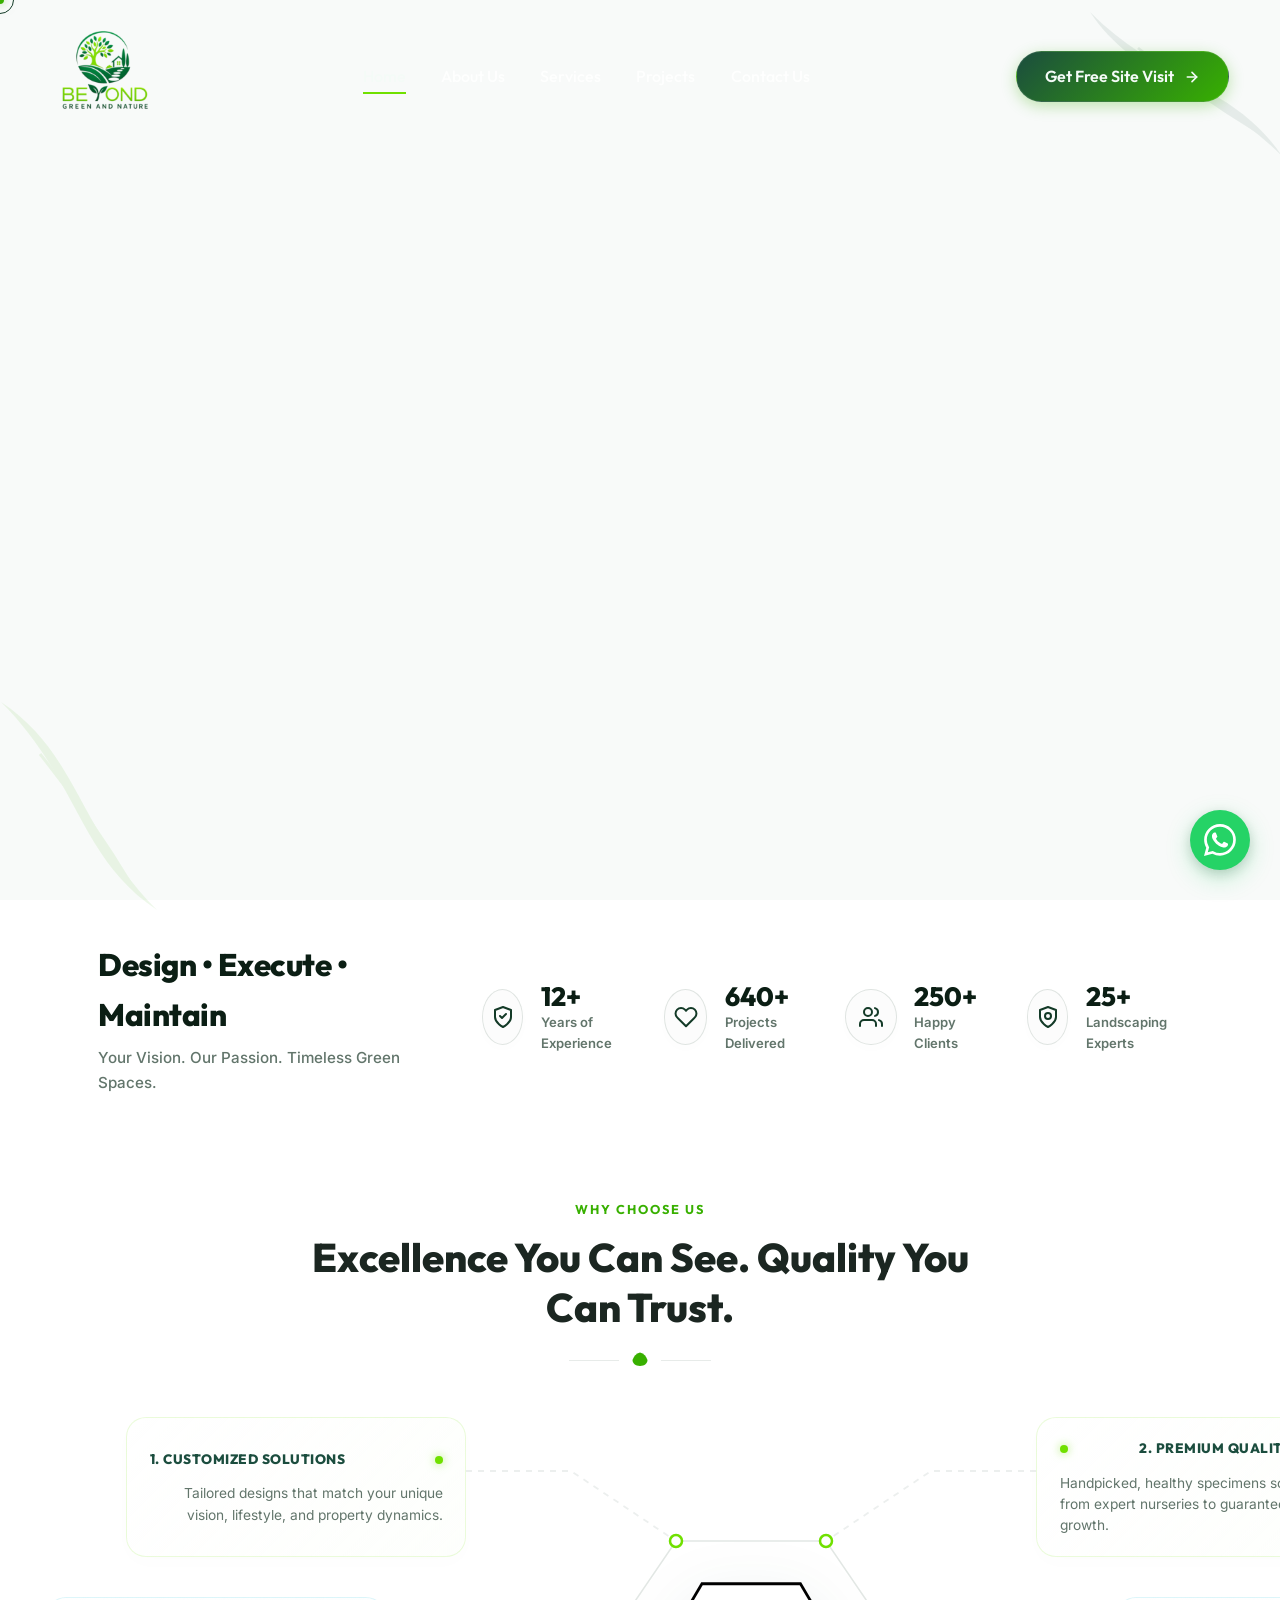
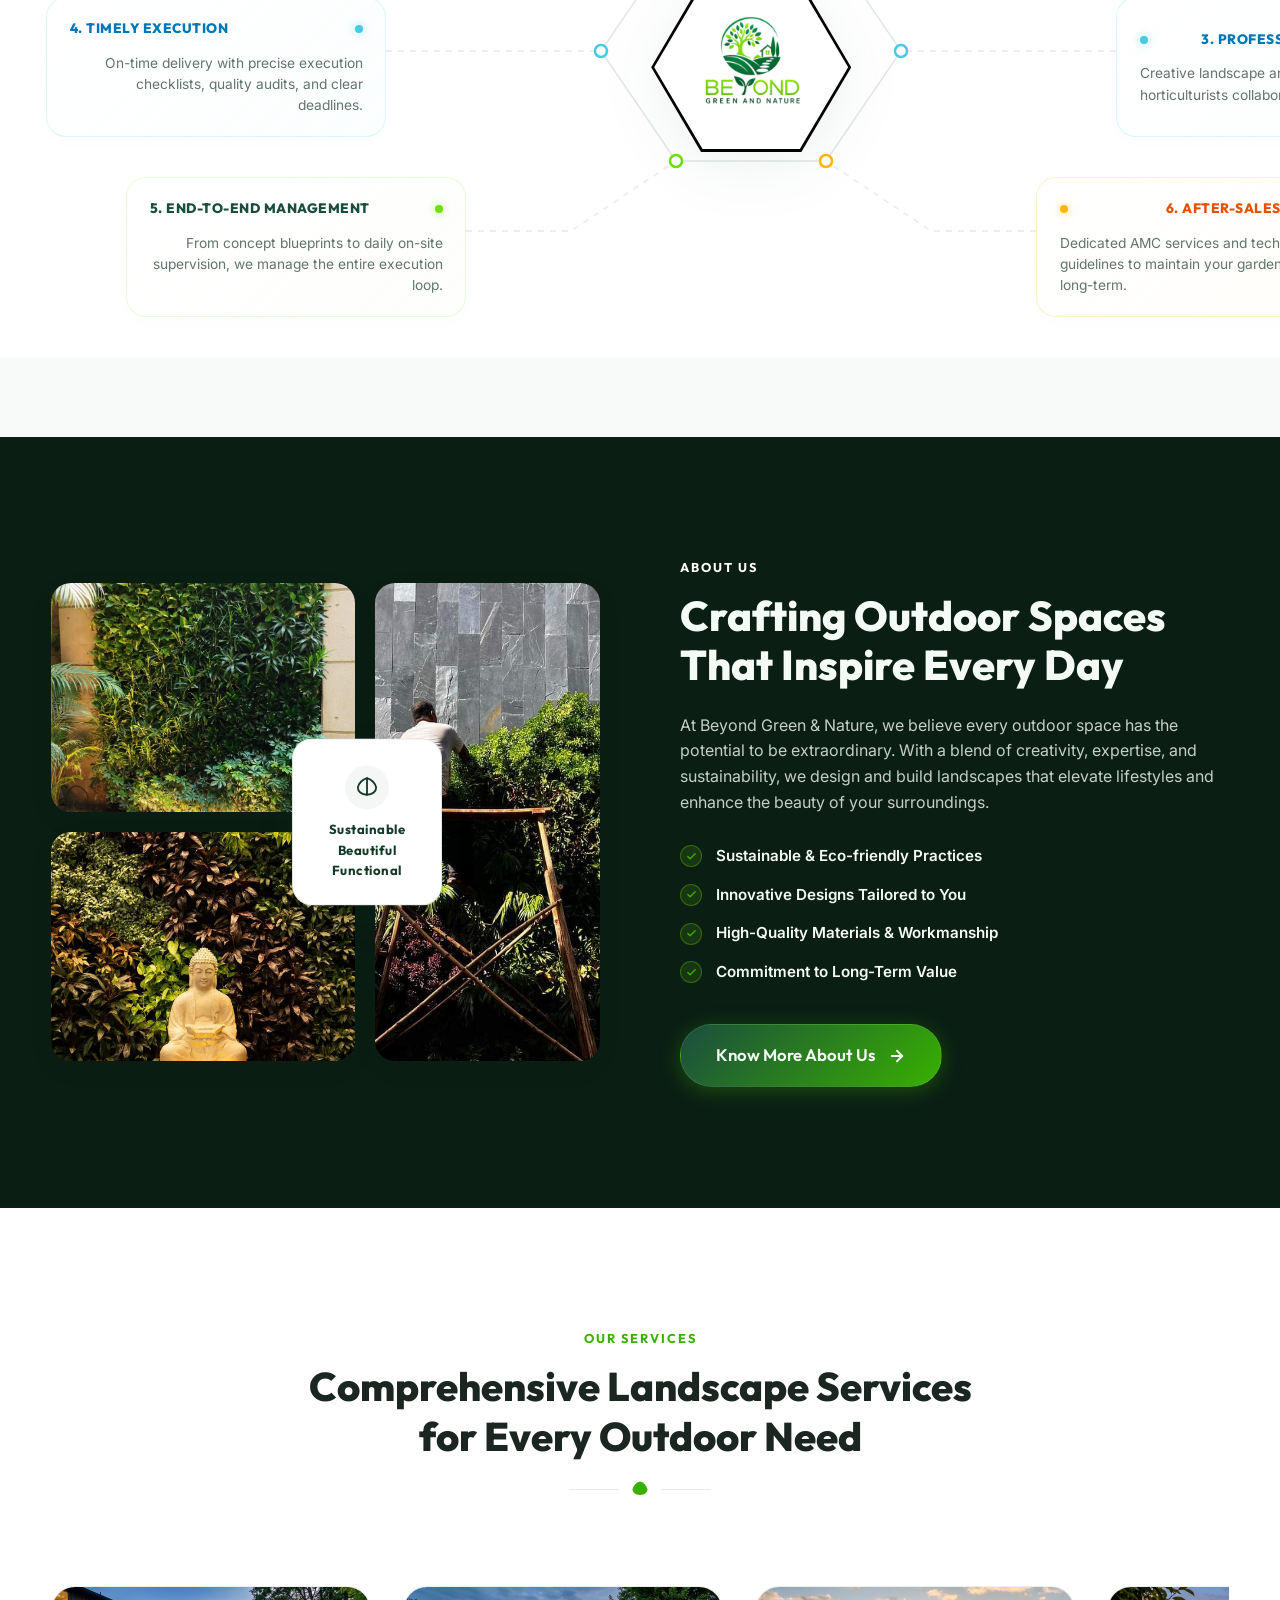
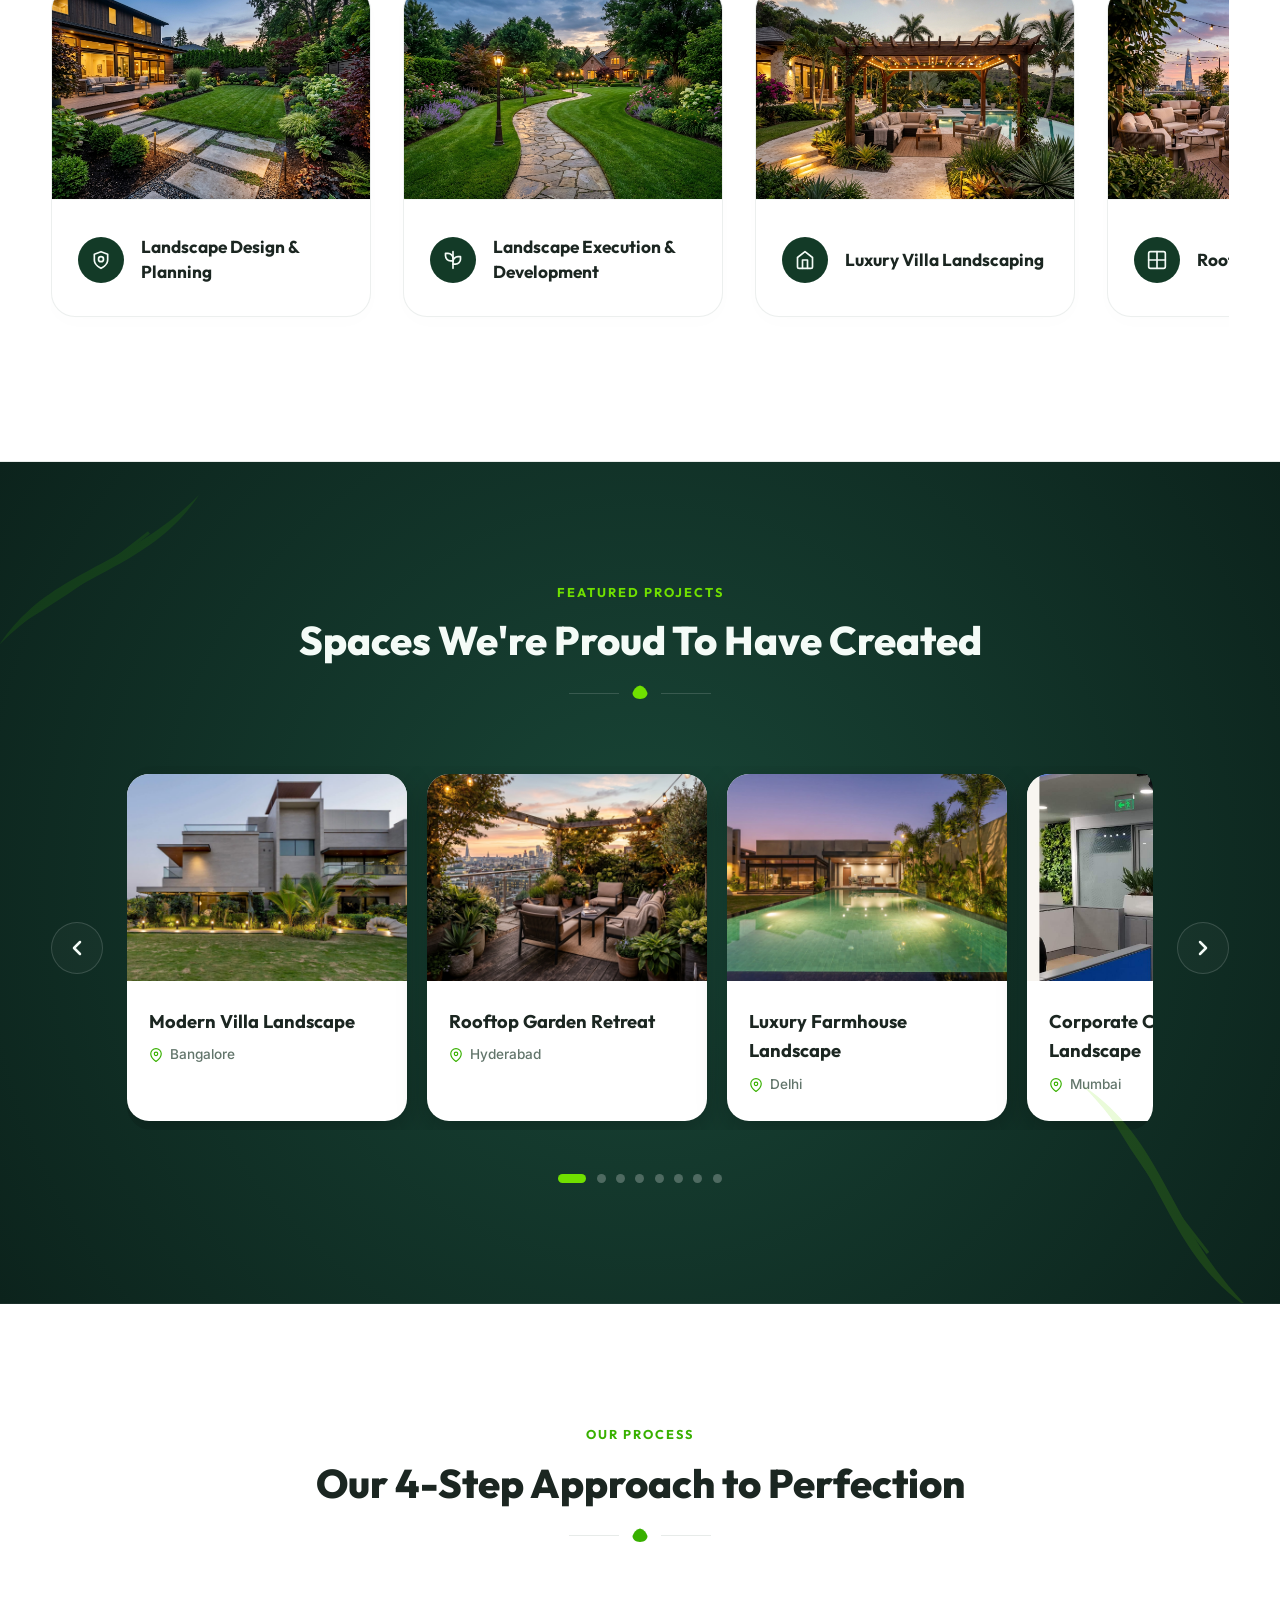
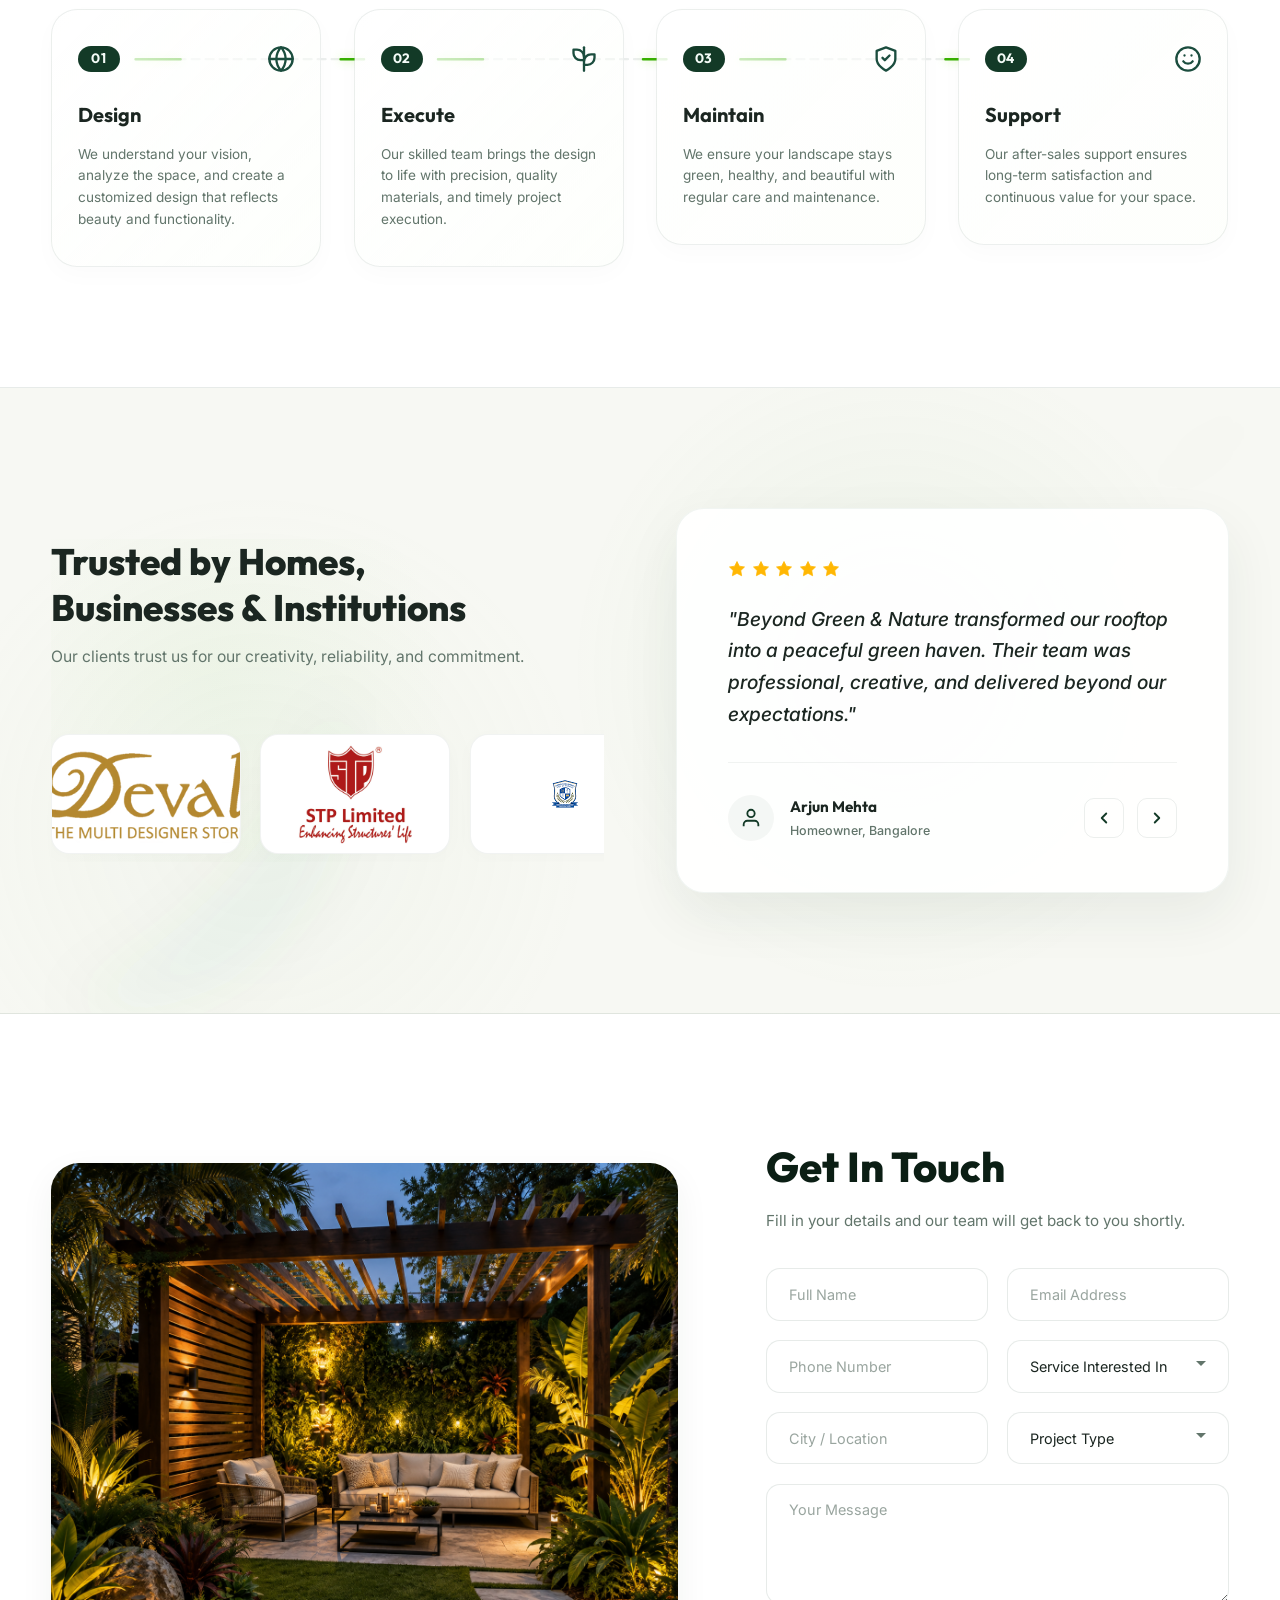
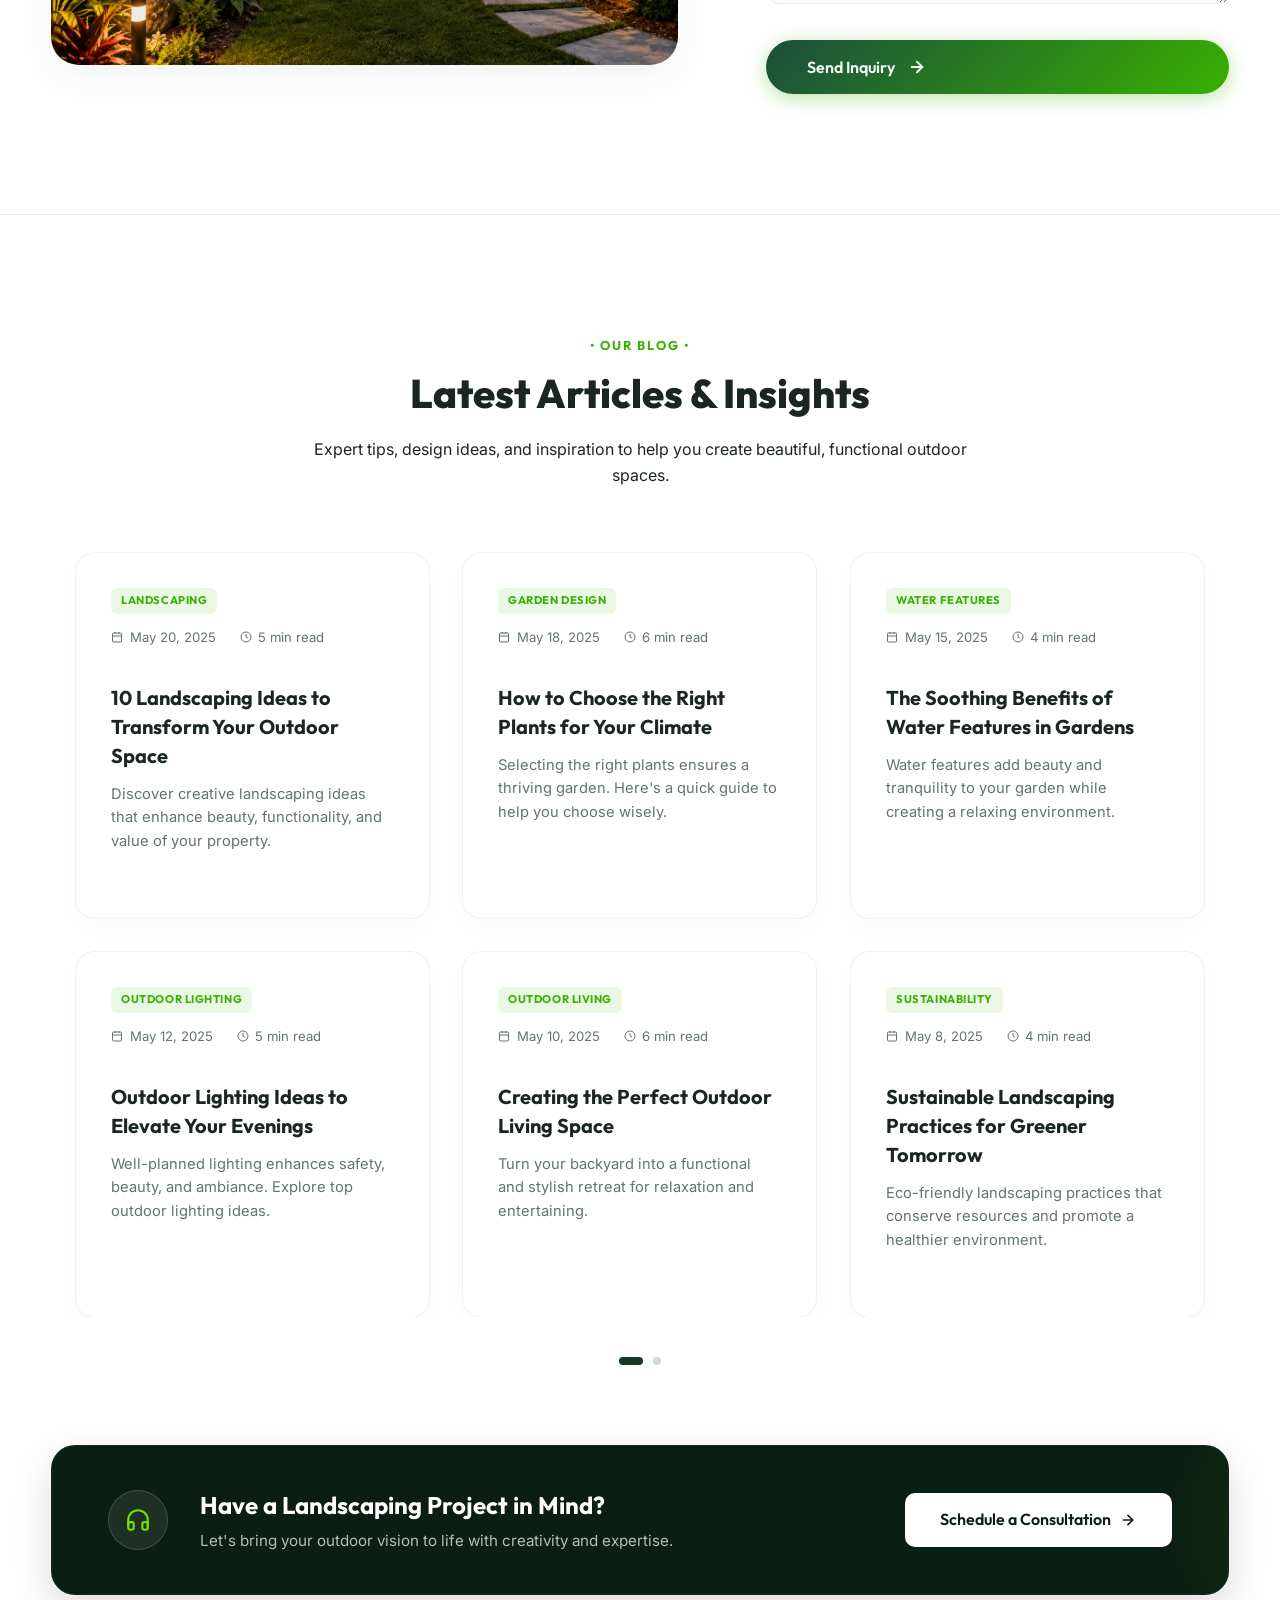
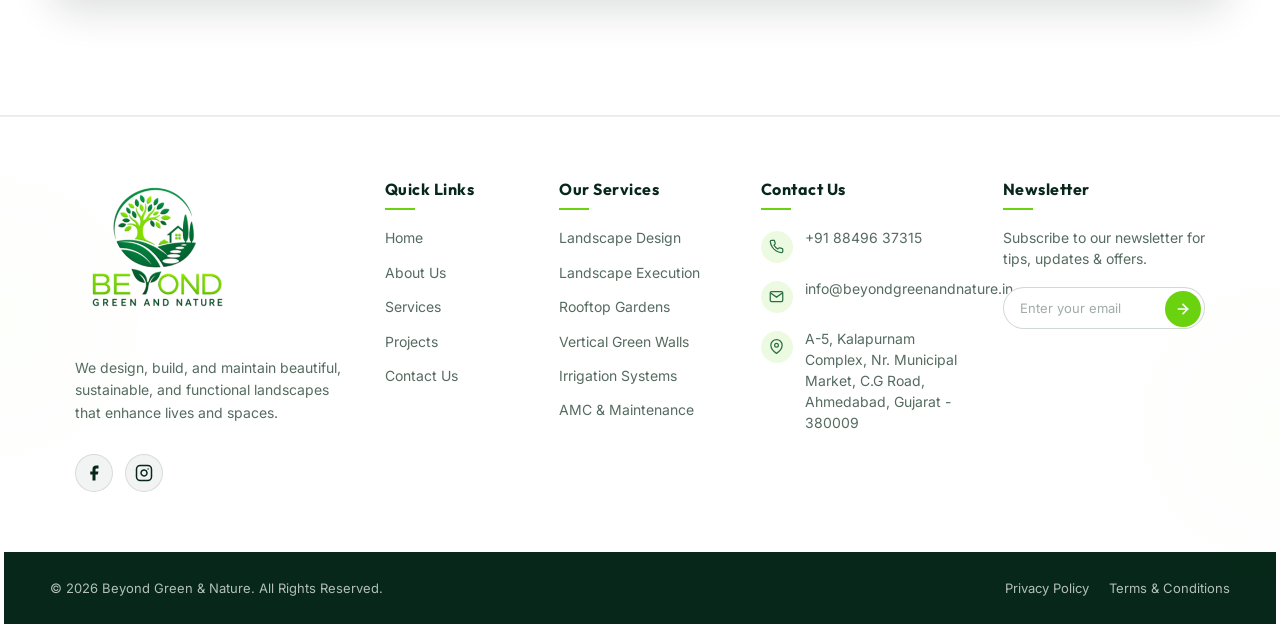
<file: index.html>
<!DOCTYPE html>
<html lang="en">
<head>
  <meta charset="UTF-8">
  <meta name="viewport" content="width=device-width, initial-scale=1.0">
  <meta name="description" content="Beyond Green & Nature - Premium landscape design, execution, and maintenance. Transforming outdoors, enriching lives with timeless green spaces.">
  <title>Beyond Green & Nature | Premium Landscape Solutions</title>
    <link rel="stylesheet" href="index.css">
    <link rel="stylesheet" href="_responsive-hardening.css">
  <!-- Favicon / Site Icon -->
  <link rel="icon" type="image/png" href="images%20and%20videos/bg%20%20logo.png">
</head>
<body>

  <!-- Premium Animated Preloader / Splash Screen -->
  <div id="preloader" class="preloader-overlay">
    <div class="preloader-content">
      <div class="preloader-logo-wrapper">
        <img class="preloader-logo" src="images%20and%20videos/bg%20%20logo.png" alt="Beyond Green Logo">
        <div class="preloader-sheen"></div>
      </div>
      <span class="preloader-tagline">Design &bull; Execute &bull; Maintain</span>
      <div class="preloader-track">
        <div class="preloader-bar"></div>
      </div>
      <span class="preloader-status">Loading Beyond Green & Nature...</span>
    </div>
  </div>

  <!-- Header Placeholder loaded dynamically via theme-loader.js -->
  <header id="header">
    <div id="header-placeholder"></div>
  </header>

  <!-- Hero Section -->
  <section class="hero" id="home">
    <!-- Background Video Banner -->
    <video class="hero-video-bg" autoplay loop muted playsinline>
      <source src="images%20and%20videos/mostt%20finall%20video.mp4" type="video/mp4">
    </video>
    
  </section>

  <!-- Why Choose Us Section (Ecosystem Layout & Stats) -->
  <section class="why-choose-us" id="why-choose-us">
    
    <!-- Secondary White Stats Banner -->
    <div class="stats-banner-container" style="margin-bottom: 2.5rem; width: 100%; max-width: 1400px; padding: 0 4%;">
      
      <div class="banner-brand">
        <h2 class="banner-tagline">Design • Execute • Maintain</h2>
        <p class="banner-subtagline">Your Vision. Our Passion. Timeless Green Spaces.</p>
      </div>
      
      <div class="banner-stats">
        
        <div class="banner-stat-item">
          <div class="banner-stat-circle">
            <svg viewBox="0 0 24 24" fill="none" stroke="currentColor" stroke-width="2" stroke-linecap="round" stroke-linejoin="round">
              <path d="M12 22s8-4 8-10V5l-8-3-8 3v7c0 6 8 10 8 10z"></path>
              <path d="M9 11l2 2 4-4"></path>
            </svg>
          </div>
          <div class="banner-stat-text">
            <span class="banner-stat-num" data-count="12">12+</span>
            <span class="banner-stat-label">Years of Experience</span>
          </div>
        </div>

        <div class="banner-stat-item">
          <div class="banner-stat-circle">
            <svg viewBox="0 0 24 24" fill="none" stroke="currentColor" stroke-width="2" stroke-linecap="round" stroke-linejoin="round">
              <path d="M20.84 4.61a5.5 5.5 0 0 0-7.78 0L12 5.67l-1.06-1.06a5.5 5.5 0 0 0-7.78 7.78l1.06 1.06L12 21.23l7.78-7.78 1.06-1.06a5.5 5.5 0 0 0 0-7.78z"></path>
            </svg>
          </div>
          <div class="banner-stat-text">
            <span class="banner-stat-num" data-count="650">650+</span>
            <span class="banner-stat-label">Projects Delivered</span>
          </div>
        </div>

        <div class="banner-stat-item">
          <div class="banner-stat-circle">
            <svg viewBox="0 0 24 24" fill="none" stroke="currentColor" stroke-width="2" stroke-linecap="round" stroke-linejoin="round">
              <path d="M17 21v-2a4 4 0 0 0-4-4H5a4 4 0 0 0-4 4v2"></path>
              <circle cx="9" cy="7" r="4"></circle>
              <path d="M23 21v-2a4 4 0 0 0-3-3.87"></path>
              <path d="M16 3.13a4 4 0 0 1 0 7.75"></path>
            </svg>
          </div>
          <div class="banner-stat-text">
            <span class="banner-stat-num" data-count="250">250+</span>
            <span class="banner-stat-label">Happy Clients</span>
          </div>
        </div>

        <div class="banner-stat-item">
          <div class="banner-stat-circle">
            <svg viewBox="0 0 24 24" fill="none" stroke="currentColor" stroke-width="2" stroke-linecap="round" stroke-linejoin="round">
              <path d="M12 22s8-4 8-10V5l-8-3-8 3v7c0 6 8 10 8 10z"></path>
              <circle cx="12" cy="11" r="3"></circle>
            </svg>
          </div>
          <div class="banner-stat-text">
            <span class="banner-stat-num" data-count="25">25+</span>
            <span class="banner-stat-label">Landscaping Experts</span>
          </div>
        </div>

      </div>
      
    </div>
    <div class="section-header">
      <span class="section-tag">Why Choose Us</span>
      <h2 class="section-title">Excellence You Can See. Quality You Can Trust.</h2>
      <div class="leaf-divider">
        <svg viewBox="0 0 24 24">
          <path d="M12 2a15 15 0 0 0-10 10c0 4.2 3.8 8 10 8c6.2 0 10-3.8 10-8A15 15 0 0 0 12 2z"/>
        </svg>
      </div>
    </div>
    
    <div class="ecosystem-wrapper">
      <!-- SVG Connectors Layer (Visible on Desktop) -->
      <svg class="ecosystem-svg-layer" viewBox="0 0 1400 500" preserveAspectRatio="none">
        <!-- Structural concentric Hexagon Outline -->
        <polygon class="hex-outline" points="625,140 775,140 850,250 775,360 625,360 550,250" style="stroke: rgba(19, 58, 39, 0.12); stroke-width: 1.5; fill: none;" />
        
        <!-- Connecting paths -->
        <!-- Path 1 (Top Left) -->
        <path class="eco-path path-1" d="M 415,70 L 520,70 L 625,140" />
        <!-- Path 2 (Middle Left) -->
        <path class="eco-path path-2" d="M 335,250 L 550,250" />
        <!-- Path 3 (Bottom Left) -->
        <path class="eco-path path-3" d="M 415,430 L 520,430 L 625,360" />
        
        <!-- Path 4 (Top Right) -->
        <path class="eco-path path-4" d="M 985,70 L 880,70 L 775,140" />
        <!-- Path 5 (Middle Right) -->
        <path class="eco-path path-5" d="M 1065,250 L 850,250" />
        <!-- Path 6 (Bottom Right) -->
        <path class="eco-path path-6" d="M 985,430 L 880,430 L 775,360" />

        <!-- Node points exactly on the Hexagon vertices -->
        <circle class="eco-node node-1 color-green" cx="625" cy="140" r="6" />
        <circle class="eco-node node-2 color-blue" cx="550" cy="250" r="6" />
        <circle class="eco-node node-3 color-green" cx="625" cy="360" r="6" />
        <circle class="eco-node node-4 color-green" cx="775" cy="140" r="6" />
        <circle class="eco-node node-5 color-blue" cx="850" cy="250" r="6" />
        <circle class="eco-node node-6 color-orange" cx="775" cy="360" r="6" />
      </svg>

      <div class="ecosystem-container">
        
        <!-- Left Side Cards (1, 4, 5) -->
        <div class="ecosystem-col left-col">
          
          <!-- Card 1 (Top Left) -->
          <div class="eco-card card-1" data-index="1">
            <div class="eco-card-header">
              <span class="eco-card-num">1. CUSTOMIZED SOLUTIONS</span>
              <span class="eco-card-dot color-green"></span>
            </div>
            <p class="eco-card-desc">Tailored designs that match your unique vision, lifestyle, and property dynamics.</p>
          </div>

          <!-- Card 4 (Middle Left) -->
          <div class="eco-card card-2" data-index="2">
            <div class="eco-card-header">
              <span class="eco-card-num">4. TIMELY EXECUTION</span>
              <span class="eco-card-dot color-blue"></span>
            </div>
            <p class="eco-card-desc">On-time delivery with precise execution checklists, quality audits, and clear deadlines.</p>
          </div>

          <!-- Card 5 (Bottom Left) -->
          <div class="eco-card card-3" data-index="3">
            <div class="eco-card-header">
              <span class="eco-card-num">5. END-TO-END MANAGEMENT</span>
              <span class="eco-card-dot color-green"></span>
            </div>
            <p class="eco-card-desc">From concept blueprints to daily on-site supervision, we manage the entire execution loop.</p>
          </div>

        </div>

        <!-- Center Hub -->
        <div class="ecosystem-hub">
          <div class="hub-diamond-wrapper">
            <div class="hub-diamond">
              <div class="hub-logo-img">
                <img src="images%20and%20videos/bg%20%20logo.png" alt="Beyond Green Logo">
              </div>
            </div>
          </div>
        </div>

        <!-- Right Side Cards (2, 3, 6) -->
        <div class="ecosystem-col right-col">
          
          <!-- Card 2 (Top Right) -->
          <div class="eco-card card-4" data-index="4">
            <div class="eco-card-header">
              <span class="eco-card-dot color-green"></span>
              <span class="eco-card-num">2. PREMIUM QUALITY PLANTS</span>
            </div>
            <p class="eco-card-desc">Handpicked, healthy specimens sourced from expert nurseries to guarantee lush growth.</p>
          </div>

          <!-- Card 3 (Middle Right) -->
          <div class="eco-card card-5" data-index="5">
            <div class="eco-card-header">
              <span class="eco-card-dot color-blue"></span>
              <span class="eco-card-num">3. PROFESSIONAL DESIGN TEAM</span>
            </div>
            <p class="eco-card-desc">Creative landscape architects and seasoned horticulturists collaborating on every plan.</p>
          </div>

          <!-- Card 6 (Bottom Right) -->
          <div class="eco-card card-6" data-index="6">
            <div class="eco-card-header">
              <span class="eco-card-dot color-orange"></span>
              <span class="eco-card-num">6. AFTER-SALES SUPPORT</span>
            </div>
            <p class="eco-card-desc">Dedicated AMC services and technical guidelines to maintain your garden's health long-term.</p>
          </div>

        </div>

      </div>
    </div>
  </section>

  <!-- About Us Section -->
  <section class="about-us" id="about">
    <div class="about-container">
      
      <!-- Left Column: Collage Grid -->
      <div class="about-collage-wrapper">
        <div class="about-collage">
          <div class="about-img-box img-top-left">
            <img src="images%20and%20videos/ab1.png" alt="Cozy outdoor lounge seating">
          </div>
          <div class="about-img-box img-bottom-left">
            <img src="images%20and%20videos/ab2.png" alt="Illuminated stone garden steps">
          </div>
          <div class="about-img-box img-right">
            <img src="images%20and%20videos/ab3.png" alt="Lush vertical green garden wall">
          </div>
          
          <!-- Overlapping Floating Card -->
          <div class="about-floating-card">
            <div class="badge-icon-circle">
              <svg viewBox="0 0 24 24" fill="none" stroke="currentColor" stroke-width="2" stroke-linecap="round" stroke-linejoin="round">
                <path d="M12 2a15 15 0 0 0-10 10c0 4.2 3.8 8 10 8c6.2 0 10-3.8 10-8A15 15 0 0 0 12 2z"></path>
                <path d="M12 2v18"></path>
              </svg>
            </div>
            <div class="badge-text">
              <span>Sustainable</span>
              <span>Beautiful</span>
              <span>Functional</span>
            </div>
          </div>
        </div>
      </div>
      
      <!-- Right Column: Content -->
      <div class="about-content">
        <span class="about-tag">About Us</span>
        <h2 class="about-title">Crafting Outdoor Spaces That Inspire Every Day</h2>
        
        <p class="about-desc">
          At Beyond Green & Nature, we believe every outdoor space has the potential to be extraordinary. With a blend of creativity, expertise, and sustainability, we design and build landscapes that elevate lifestyles and enhance the beauty of your surroundings.
        </p>
        
        <ul class="about-checklist">
          <li>
            <span class="check-icon">
              <svg viewBox="0 0 24 24" fill="none" stroke="currentColor" stroke-width="3" stroke-linecap="round" stroke-linejoin="round">
                <polyline points="20 6 9 17 4 12"></polyline>
              </svg>
            </span>
            Sustainable & Eco-friendly Practices
          </li>
          <li>
            <span class="check-icon">
              <svg viewBox="0 0 24 24" fill="none" stroke="currentColor" stroke-width="3" stroke-linecap="round" stroke-linejoin="round">
                <polyline points="20 6 9 17 4 12"></polyline>
              </svg>
            </span>
            Innovative Designs Tailored to You
          </li>
          <li>
            <span class="check-icon">
              <svg viewBox="0 0 24 24" fill="none" stroke="currentColor" stroke-width="3" stroke-linecap="round" stroke-linejoin="round">
                <polyline points="20 6 9 17 4 12"></polyline>
              </svg>
            </span>
            High-Quality Materials & Workmanship
          </li>
          <li>
            <span class="check-icon">
              <svg viewBox="0 0 24 24" fill="none" stroke="currentColor" stroke-width="3" stroke-linecap="round" stroke-linejoin="round">
                <polyline points="20 6 9 17 4 12"></polyline>
              </svg>
            </span>
            Commitment to Long-Term Value
          </li>
        </ul>
        
        <div class="about-footer">
          <a href="#contact" class="btn-primary">
            Know More About Us
            <svg width="18" height="18" viewBox="0 0 24 24" fill="none" stroke="currentColor" stroke-width="2.5" stroke-linecap="round" stroke-linejoin="round">
              <line x1="5" y1="12" x2="19" y2="12"></line>
              <polyline points="12 5 19 12 12 19"></polyline>
            </svg>
          </a>
        </div>
      </div>
      
    </div>
  </section>

  <!-- Our Services Section -->
  <section class="services-section" id="services">
    <div class="section-header">
      <span class="section-tag">Our Services</span>
      <h2 class="section-title">Comprehensive Landscape Services<br>for Every Outdoor Need</h2>
      <div class="leaf-divider">
        <svg viewBox="0 0 24 24">
          <path d="M12 2a15 15 0 0 0-10 10c0 4.2 3.8 8 10 8c6.2 0 10-3.8 10-8A15 15 0 0 0 12 2z"/>
        </svg>
      </div>
    </div>
    
    <div class="services-marquee">
      <div class="services-marquee-track">
        
        <!-- Card 1 -->
        <div class="service-card-item">
          <div class="service-img-container">
            <img src="images%20and%20videos/service_1.jpg" alt="Landscape Design & Planning">
          </div>
          <div class="service-card-bottom">
            <div class="service-icon-badge">
              <svg viewBox="0 0 24 24" fill="none" stroke="currentColor" stroke-width="2" stroke-linecap="round" stroke-linejoin="round">
                <path d="M12 22s8-4 8-10V5l-8-3-8 3v7c0 6 8 10 8 10z"></path>
                <circle cx="12" cy="11" r="3"></circle>
              </svg>
            </div>
            <h3 class="service-card-title">Landscape Design & Planning</h3>
          </div>
        </div>

        <!-- Card 2 -->
        <div class="service-card-item">
          <div class="service-img-container">
            <img src="images%20and%20videos/service_2.jpg" alt="Landscape Execution & Development">
          </div>
          <div class="service-card-bottom">
            <div class="service-icon-badge">
              <svg viewBox="0 0 24 24" fill="none" stroke="currentColor" stroke-width="2" stroke-linecap="round" stroke-linejoin="round">
                <path d="M12 10a6 6 0 0 0-6-6H3v3a6 6 0 0 0 6 6h3"></path>
                <path d="M12 14a6 6 0 0 1 6-6h3v3a6 6 0 0 1-6 6h-3"></path>
                <path d="M12 2v20"></path>
              </svg>
            </div>
            <h3 class="service-card-title">Landscape Execution & Development</h3>
          </div>
        </div>

        <!-- Card 3 -->
        <div class="service-card-item">
          <div class="service-img-container">
            <img src="images%20and%20videos/service_3.jpg" alt="Luxury Villa Landscaping">
          </div>
          <div class="service-card-bottom">
            <div class="service-icon-badge">
              <svg viewBox="0 0 24 24" fill="none" stroke="currentColor" stroke-width="2" stroke-linecap="round" stroke-linejoin="round">
                <path d="M3 9l9-7 9 7v11a2 2 0 0 1-2 2H5a2 2 0 0 1-2-2z"></path>
                <polyline points="9 22 9 12 15 12 15 22"></polyline>
              </svg>
            </div>
            <h3 class="service-card-title">Luxury Villa Landscaping</h3>
          </div>
        </div>

        <!-- Card 4 -->
        <div class="service-card-item">
          <div class="service-img-container">
            <img src="images%20and%20videos/service_4.jpg" alt="Rooftop Garden Design">
          </div>
          <div class="service-card-bottom">
            <div class="service-icon-badge">
              <svg viewBox="0 0 24 24" fill="none" stroke="currentColor" stroke-width="2" stroke-linecap="round" stroke-linejoin="round">
                <rect x="2" y="2" width="20" height="20" rx="2.18" ry="2.18"></rect>
                <line x1="12" y1="2" x2="12" y2="22"></line>
                <line x1="2" y1="12" x2="22" y2="12"></line>
              </svg>
            </div>
            <h3 class="service-card-title">Rooftop Garden Design</h3>
          </div>
        </div>

        <!-- Card 5 -->
        <div class="service-card-item">
          <div class="service-img-container">
            <img src="images%20and%20videos/project_2.jpg" alt="Live Vertical Green Walls">
          </div>
          <div class="service-card-bottom">
            <div class="service-icon-badge">
              <svg viewBox="0 0 24 24" fill="none" stroke="currentColor" stroke-width="2" stroke-linecap="round" stroke-linejoin="round">
                <path d="M12 2a15 15 0 0 0-10 10c0 4.2 3.8 8 10 8c6.2 0 10-3.8 10-8A15 15 0 0 0 12 2z"></path>
                <path d="M12 8l-4 4h8l-4-4zM12 16l-4-4h8l-4 4z"></path>
              </svg>
            </div>
            <h3 class="service-card-title">Live Vertical Green Walls</h3>
          </div>
        </div>

        <!-- Card 6 -->
        <div class="service-card-item">
          <div class="service-img-container">
            <img src="images%20and%20videos/project_1.jpg" alt="Water Features & Fountains">
          </div>
          <div class="service-card-bottom">
            <div class="service-icon-badge">
              <svg viewBox="0 0 24 24" fill="none" stroke="currentColor" stroke-width="2" stroke-linecap="round" stroke-linejoin="round">
                <path d="M12 22a7 7 0 0 0 7-7c0-4.3-7-11-7-11S5 10.7 5 15a7 7 0 0 0 7 7z"></path>
                <path d="M12 18v-4"></path>
              </svg>
            </div>
            <h3 class="service-card-title">Water Features & Fountains</h3>
          </div>
        </div>

        <!-- Card 7 -->
        <div class="service-card-item">
          <div class="service-img-container">
            <img src="images%20and%20videos/project_4.jpg" alt="Pathways & Pergola Hardscape">
          </div>
          <div class="service-card-bottom">
            <div class="service-icon-badge">
              <svg viewBox="0 0 24 24" fill="none" stroke="currentColor" stroke-width="2" stroke-linecap="round" stroke-linejoin="round">
                <rect x="3" y="3" width="18" height="18" rx="2" ry="2"></rect>
                <line x1="9" y1="3" x2="9" y2="21"></line>
                <line x1="15" y1="3" x2="15" y2="21"></line>
                <line x1="3" y1="9" x2="21" y2="9"></line>
                <line x1="3" y1="15" x2="21" y2="15"></line>
              </svg>
            </div>
            <h3 class="service-card-title">Pathways & Pergola Hardscape</h3>
          </div>
        </div>

        <!-- Card 8 -->
        <div class="service-card-item">
          <div class="service-img-container">
            <img src="images%20and%20videos/project_3.jpg" alt="Annual Maintenance Contracts (AMC)">
          </div>
          <div class="service-card-bottom">
            <div class="service-icon-badge">
              <svg viewBox="0 0 24 24" fill="none" stroke="currentColor" stroke-width="2" stroke-linecap="round" stroke-linejoin="round">
                <path d="M12 22s8-4 8-10V5l-8-3-8 3v7c0 6 8 10 8 10z"></path>
                <path d="M9 11l2 2 4-4"></path>
              </svg>
            </div>
            <h3 class="service-card-title">Annual Maintenance Contracts (AMC)</h3>
          </div>
        </div>

        <!-- Duplicated Cards for Infinite Train Effect -->
        
        <!-- Card 1 Duplicate -->
        <div class="service-card-item">
          <div class="service-img-container">
            <img src="images%20and%20videos/service_1.jpg" alt="Landscape Design & Planning">
          </div>
          <div class="service-card-bottom">
            <div class="service-icon-badge">
              <svg viewBox="0 0 24 24" fill="none" stroke="currentColor" stroke-width="2" stroke-linecap="round" stroke-linejoin="round">
                <path d="M12 22s8-4 8-10V5l-8-3-8 3v7c0 6 8 10 8 10z"></path>
                <circle cx="12" cy="11" r="3"></circle>
              </svg>
            </div>
            <h3 class="service-card-title">Landscape Design & Planning</h3>
          </div>
        </div>

        <!-- Card 2 Duplicate -->
        <div class="service-card-item">
          <div class="service-img-container">
            <img src="images%20and%20videos/service_2.jpg" alt="Landscape Execution & Development">
          </div>
          <div class="service-card-bottom">
            <div class="service-icon-badge">
              <svg viewBox="0 0 24 24" fill="none" stroke="currentColor" stroke-width="2" stroke-linecap="round" stroke-linejoin="round">
                <path d="M12 10a6 6 0 0 0-6-6H3v3a6 6 0 0 0 6 6h3"></path>
                <path d="M12 14a6 6 0 0 1 6-6h3v3a6 6 0 0 1-6 6h-3"></path>
                <path d="M12 2v20"></path>
              </svg>
            </div>
            <h3 class="service-card-title">Landscape Execution & Development</h3>
          </div>
        </div>

        <!-- Card 3 Duplicate -->
        <div class="service-card-item">
          <div class="service-img-container">
            <img src="images%20and%20videos/service_3.jpg" alt="Luxury Villa Landscaping">
          </div>
          <div class="service-card-bottom">
            <div class="service-icon-badge">
              <svg viewBox="0 0 24 24" fill="none" stroke="currentColor" stroke-width="2" stroke-linecap="round" stroke-linejoin="round">
                <path d="M3 9l9-7 9 7v11a2 2 0 0 1-2 2H5a2 2 0 0 1-2-2z"></path>
                <polyline points="9 22 9 12 15 12 15 22"></polyline>
              </svg>
            </div>
            <h3 class="service-card-title">Luxury Villa Landscaping</h3>
          </div>
        </div>

        <!-- Card 4 Duplicate -->
        <div class="service-card-item">
          <div class="service-img-container">
            <img src="images%20and%20videos/service_4.jpg" alt="Rooftop Garden Design">
          </div>
          <div class="service-card-bottom">
            <div class="service-icon-badge">
              <svg viewBox="0 0 24 24" fill="none" stroke="currentColor" stroke-width="2" stroke-linecap="round" stroke-linejoin="round">
                <rect x="2" y="2" width="20" height="20" rx="2.18" ry="2.18"></rect>
                <line x1="12" y1="2" x2="12" y2="22"></line>
                <line x1="2" y1="12" x2="22" y2="12"></line>
              </svg>
            </div>
            <h3 class="service-card-title">Rooftop Garden Design</h3>
          </div>
        </div>

        <!-- Card 5 Duplicate -->
        <div class="service-card-item">
          <div class="service-img-container">
            <img src="images%20and%20videos/project_2.jpg" alt="Live Vertical Green Walls">
          </div>
          <div class="service-card-bottom">
            <div class="service-icon-badge">
              <svg viewBox="0 0 24 24" fill="none" stroke="currentColor" stroke-width="2" stroke-linecap="round" stroke-linejoin="round">
                <path d="M12 2a15 15 0 0 0-10 10c0 4.2 3.8 8 10 8c6.2 0 10-3.8 10-8A15 15 0 0 0 12 2z"></path>
                <path d="M12 8l-4 4h8l-4-4zM12 16l-4-4h8l-4 4z"></path>
              </svg>
            </div>
            <h3 class="service-card-title">Live Vertical Green Walls</h3>
          </div>
        </div>

        <!-- Card 6 Duplicate -->
        <div class="service-card-item">
          <div class="service-img-container">
            <img src="images%20and%20videos/project_1.jpg" alt="Water Features & Fountains">
          </div>
          <div class="service-card-bottom">
            <div class="service-icon-badge">
              <svg viewBox="0 0 24 24" fill="none" stroke="currentColor" stroke-width="2" stroke-linecap="round" stroke-linejoin="round">
                <path d="M12 22a7 7 0 0 0 7-7c0-4.3-7-11-7-11S5 10.7 5 15a7 7 0 0 0 7 7z"></path>
                <path d="M12 18v-4"></path>
              </svg>
            </div>
            <h3 class="service-card-title">Water Features & Fountains</h3>
          </div>
        </div>

        <!-- Card 7 Duplicate -->
        <div class="service-card-item">
          <div class="service-img-container">
            <img src="images%20and%20videos/project_4.jpg" alt="Pathways & Pergola Hardscape">
          </div>
          <div class="service-card-bottom">
            <div class="service-icon-badge">
              <svg viewBox="0 0 24 24" fill="none" stroke="currentColor" stroke-width="2" stroke-linecap="round" stroke-linejoin="round">
                <rect x="3" y="3" width="18" height="18" rx="2" ry="2"></rect>
                <line x1="9" y1="3" x2="9" y2="21"></line>
                <line x1="15" y1="3" x2="15" y2="21"></line>
                <line x1="3" y1="9" x2="21" y2="9"></line>
                <line x1="3" y1="15" x2="21" y2="15"></line>
              </svg>
            </div>
            <h3 class="service-card-title">Pathways & Pergola Hardscape</h3>
          </div>
        </div>

        <!-- Card 8 Duplicate -->
        <div class="service-card-item">
          <div class="service-img-container">
            <img src="images%20and%20videos/project_3.jpg" alt="Annual Maintenance Contracts (AMC)">
          </div>
          <div class="service-card-bottom">
            <div class="service-icon-badge">
              <svg viewBox="0 0 24 24" fill="none" stroke="currentColor" stroke-width="2" stroke-linecap="round" stroke-linejoin="round">
                <path d="M12 22s8-4 8-10V5l-8-3-8 3v7c0 6 8 10 8 10z"></path>
                <path d="M9 11l2 2 4-4"></path>
              </svg>
            </div>
            <h3 class="service-card-title">Annual Maintenance Contracts (AMC)</h3>
          </div>
        </div>

      </div>
    </div>
  </section>

  <!-- Featured Projects Section -->
  <section class="projects-section" id="projects">
    <!-- Decorative Leaf Silhouettes (Ambient Background Motion) -->
    <div class="projects-ambient-leaf leaf-top-left">
      <svg viewBox="0 0 100 100" fill="none">
        <path d="M10 80 C30 50, 60 50, 90 20 C70 50, 40 50, 10 80" fill="currentColor" />
        <path d="M20 70 Q45 55 70 35" stroke="currentColor" stroke-width="1.2" />
      </svg>
    </div>
    <div class="projects-ambient-leaf leaf-bottom-right">
      <svg viewBox="0 0 100 100" fill="none">
        <path d="M10 80 C30 50, 60 50, 90 20 C70 50, 40 50, 10 80" fill="currentColor" transform="rotate(90 50 50)" />
        <path d="M20 70 Q45 55 70 35" stroke="currentColor" stroke-width="1.2" transform="rotate(90 50 50)" />
      </svg>
    </div>

    <div class="section-header dark-bg-header">
      <span class="section-tag">Featured Projects</span>
      <h2 class="section-title">Spaces We're Proud To Have Created</h2>
      <div class="leaf-divider">
        <svg viewBox="0 0 24 24">
          <path d="M12 2a15 15 0 0 0-10 10c0 4.2 3.8 8 10 8c6.2 0 10-3.8 10-8A15 15 0 0 0 12 2z"/>
        </svg>
      </div>
    </div>
    
    <!-- Carousel Grid Wrapper -->
    <div class="projects-carousel-wrapper">
      
      <!-- Nav Button: Left -->
      <button class="carousel-nav-btn prev-btn" id="projectPrevBtn" aria-label="Previous Project">
        <svg viewBox="0 0 24 24" fill="none" stroke="currentColor" stroke-width="2.5" stroke-linecap="round" stroke-linejoin="round">
          <polyline points="15 18 9 12 15 6"></polyline>
        </svg>
      </button>
      
      <!-- Slider Track -->
      <div class="projects-slider-container">
        <div class="projects-slider-track" id="projectSliderTrack">
          
          <!-- Card 1 -->
          <div class="project-slide-card reveal-item">
            <div class="project-img-box">
              <img src="images%20and%20videos/image%20copy%2019.png" alt="Modern Villa Landscape">
            </div>
            <div class="project-card-info">
              <h3 class="project-card-title">Modern Villa Landscape</h3>
              <div class="project-location">
                <span class="location-pin-icon">
                  <svg viewBox="0 0 24 24" fill="none" stroke="currentColor" stroke-width="2" stroke-linecap="round" stroke-linejoin="round">
                    <path d="M21 10c0 7-9 13-9 13s-9-6-9-13a9 9 0 0 1 18 0z"></path>
                    <circle cx="12" cy="10" r="3"></circle>
                  </svg>
                </span>
                Bangalore
              </div>
            </div>
          </div>

          <!-- Card 2 -->
          <div class="project-slide-card reveal-item">
            <div class="project-img-box">
              <img src="images%20and%20videos/project_2.jpg" alt="Rooftop Garden Retreat">
            </div>
            <div class="project-card-info">
              <h3 class="project-card-title">Rooftop Garden Retreat</h3>
              <div class="project-location">
                <span class="location-pin-icon">
                  <svg viewBox="0 0 24 24" fill="none" stroke="currentColor" stroke-width="2" stroke-linecap="round" stroke-linejoin="round">
                    <path d="M21 10c0 7-9 13-9 13s-9-6-9-13a9 9 0 0 1 18 0z"></path>
                    <circle cx="12" cy="10" r="3"></circle>
                  </svg>
                </span>
                Hyderabad
              </div>
            </div>
          </div>

          <!-- Card 3 -->
          <div class="project-slide-card reveal-item">
            <div class="project-img-box">
              <img src="images%20and%20videos/image%20copy%2020.png" alt="Luxury Farmhouse Landscape">
            </div>
            <div class="project-card-info">
              <h3 class="project-card-title">Luxury Farmhouse Landscape</h3>
              <div class="project-location">
                <span class="location-pin-icon">
                  <svg viewBox="0 0 24 24" fill="none" stroke="currentColor" stroke-width="2" stroke-linecap="round" stroke-linejoin="round">
                    <path d="M21 10c0 7-9 13-9 13s-9-6-9-13a9 9 0 0 1 18 0z"></path>
                    <circle cx="12" cy="10" r="3"></circle>
                  </svg>
                </span>
                Delhi
              </div>
            </div>
          </div>

          <!-- Card 4 -->
          <div class="project-slide-card reveal-item">
            <div class="project-img-box">
              <img src="images%20and%20videos/image%20copy%2022.png" alt="Corporate Campus Landscape">
            </div>
            <div class="project-card-info">
              <h3 class="project-card-title">Corporate Campus Landscape</h3>
              <div class="project-location">
                <span class="location-pin-icon">
                  <svg viewBox="0 0 24 24" fill="none" stroke="currentColor" stroke-width="2" stroke-linecap="round" stroke-linejoin="round">
                    <path d="M21 10c0 7-9 13-9 13s-9-6-9-13a9 9 0 0 1 18 0z"></path>
                    <circle cx="12" cy="10" r="3"></circle>
                  </svg>
                </span>
                Mumbai
              </div>
            </div>
          </div>

          <!-- Card 5 -->
          <div class="project-slide-card reveal-item">
            <div class="project-img-box">
              <img src="images%20and%20videos/image%20copy%2014.png" alt="Serene Garden Courtyard">
            </div>
            <div class="project-card-info">
              <h3 class="project-card-title">Serene Garden Courtyard</h3>
              <div class="project-location">
                <span class="location-pin-icon">
                  <svg viewBox="0 0 24 24" fill="none" stroke="currentColor" stroke-width="2" stroke-linecap="round" stroke-linejoin="round">
                    <path d="M21 10c0 7-9 13-9 13s-9-6-9-13a9 9 0 0 1 18 0z"></path>
                    <circle cx="12" cy="10" r="3"></circle>
                  </svg>
                </span>
                Pune
              </div>
            </div>
          </div>

          <!-- Card 6 -->
          <div class="project-slide-card reveal-item">
            <div class="project-img-box">
              <img src="images%20and%20videos/about_2.jpg" alt="Elegant Pathway Design">
            </div>
            <div class="project-card-info">
              <h3 class="project-card-title">Elegant Pathway Design</h3>
              <div class="project-location">
                <span class="location-pin-icon">
                  <svg viewBox="0 0 24 24" fill="none" stroke="currentColor" stroke-width="2" stroke-linecap="round" stroke-linejoin="round">
                    <path d="M21 10c0 7-9 13-9 13s-9-6-9-13a9 9 0 0 1 18 0z"></path>
                    <circle cx="12" cy="10" r="3"></circle>
                  </svg>
                </span>
                Chennai
              </div>
            </div>
          </div>

          <!-- Card 7 -->
          <div class="project-slide-card reveal-item">
            <div class="project-img-box">
              <img src="images%20and%20videos/image%20copy%2023.png" alt="Vertical Garden Installation">
            </div>
            <div class="project-card-info">
              <h3 class="project-card-title">Vertical Garden Installation</h3>
              <div class="project-location">
                <span class="location-pin-icon">
                  <svg viewBox="0 0 24 24" fill="none" stroke="currentColor" stroke-width="2" stroke-linecap="round" stroke-linejoin="round">
                    <path d="M21 10c0 7-9 13-9 13s-9-6-9-13a9 9 0 0 1 18 0z"></path>
                    <circle cx="12" cy="10" r="3"></circle>
                  </svg>
                </span>
                Kolkata
              </div>
            </div>
          </div>

          <!-- Card 8 -->
          <div class="project-slide-card reveal-item">
            <div class="project-img-box">
              <img src="images%20and%20videos/service_1.jpg" alt="Luxury Resort Landscape">
            </div>
            <div class="project-card-info">
              <h3 class="project-card-title">Luxury Resort Landscape</h3>
              <div class="project-location">
                <span class="location-pin-icon">
                  <svg viewBox="0 0 24 24" fill="none" stroke="currentColor" stroke-width="2" stroke-linecap="round" stroke-linejoin="round">
                    <path d="M21 10c0 7-9 13-9 13s-9-6-9-13a9 9 0 0 1 18 0z"></path>
                    <circle cx="12" cy="10" r="3"></circle>
                  </svg>
                </span>
                Goa
              </div>
            </div>
          </div>

        </div>
      </div>
      
      <!-- Nav Button: Right -->
      <button class="carousel-nav-btn next-btn" id="projectNextBtn" aria-label="Next Project">
        <svg viewBox="0 0 24 24" fill="none" stroke="currentColor" stroke-width="2.5" stroke-linecap="round" stroke-linejoin="round">
          <polyline points="9 18 15 12 9 6"></polyline>
        </svg>
      </button>

    </div>

    <!-- Carousel Dots Indicators -->
    <div class="carousel-dots-container" id="projectDotsContainer">
      <span class="carousel-dot active" data-index="0"></span>
      <span class="carousel-dot" data-index="1"></span>
      <span class="carousel-dot" data-index="2"></span>
      <span class="carousel-dot" data-index="3"></span>
      <span class="carousel-dot" data-index="4"></span>
      <span class="carousel-dot" data-index="5"></span>
      <span class="carousel-dot" data-index="6"></span>
      <span class="carousel-dot" data-index="7"></span>
    </div>
  </section>

  <!-- Our Process Section -->
  <section class="process-section" id="process">
    <!-- Decorative Leaf Silhouettes (Ambient Background Motion) -->
    <div class="process-ambient-leaf leaf-top-right">
      <svg viewBox="0 0 100 100" fill="none">
        <path d="M10 80 C30 50, 60 50, 90 20 C70 50, 40 50, 10 80" fill="currentColor" transform="scale(-1, 1) translate(-100, 0)" />
        <path d="M20 70 Q45 55 70 35" stroke="currentColor" stroke-width="1.2" transform="scale(-1, 1) translate(-100, 0)" />
      </svg>
    </div>
    <div class="process-ambient-leaf leaf-bottom-left">
      <svg viewBox="0 0 100 100" fill="none">
        <path d="M10 80 C30 50, 60 50, 90 20 C70 50, 40 50, 10 80" fill="currentColor" transform="rotate(-90 50 50)" />
        <path d="M20 70 Q45 55 70 35" stroke="currentColor" stroke-width="1.2" transform="rotate(-90 50 50)" />
      </svg>
    </div>

    <div class="section-header">
      <span class="section-tag">Our Process</span>
      <h2 class="section-title">Our 4-Step Approach to Perfection</h2>
      <div class="leaf-divider">
        <svg viewBox="0 0 24 24">
          <path d="M12 2a15 15 0 0 0-10 10c0 4.2 3.8 8 10 8c6.2 0 10-3.8 10-8A15 15 0 0 0 12 2z"/>
        </svg>
      </div>
    </div>

    <div class="process-steps-container">
      <!-- SVG Dynamic Responsive Flow Line Layer (Visible on Desktop) -->
      <svg class="process-steps-svg-layer">
        <path id="processPathBase" class="process-flow-path-base" d="" />
        <path id="processPathFlow" class="process-flow-path-active" d="" />
      </svg>
      
      <!-- Step 1 -->
      <div class="process-step-item reveal-item">
        <div class="step-card">
          <div class="step-card-header">
            <span class="step-number">01</span>
            <span class="step-icon">
              <!-- Design Icon -->
              <svg viewBox="0 0 24 24" fill="none" stroke="currentColor" stroke-width="2" stroke-linecap="round" stroke-linejoin="round">
                <path d="M12 22c5.523 0 10-4.477 10-10S17.523 2 12 2 2 6.477 2 12s4.477 10 10 10z"></path>
                <path d="M12 2a15.3 15.3 0 0 1 4 10 15.3 15.3 0 0 1-4 10 15.3 15.3 0 0 1-4-10 15.3 15.3 0 0 1 4-10z"></path>
                <path d="M2 12h20"></path>
              </svg>
            </span>
          </div>
          <h3 class="step-title">Design</h3>
          <p class="step-desc">We understand your vision, analyze the space, and create a customized design that reflects beauty and functionality.</p>
        </div>
      </div>

      <!-- Step 2 -->
      <div class="process-step-item reveal-item">
        <div class="step-card">
          <div class="step-card-header">
            <span class="step-number">02</span>
            <span class="step-icon">
              <!-- Execute Icon -->
              <svg viewBox="0 0 24 24" fill="none" stroke="currentColor" stroke-width="2" stroke-linecap="round" stroke-linejoin="round">
                <path d="M12 10a6 6 0 0 0-6-6H3v3a6 6 0 0 0 6 6h3"></path>
                <path d="M12 14a6 6 0 0 1 6-6h3v3a6 6 0 0 1-6 6h-3"></path>
                <path d="M12 2v20"></path>
              </svg>
            </span>
          </div>
          <h3 class="step-title">Execute</h3>
          <p class="step-desc">Our skilled team brings the design to life with precision, quality materials, and timely project execution.</p>
        </div>
      </div>

      <!-- Step 3 -->
      <div class="process-step-item reveal-item">
        <div class="step-card">
          <div class="step-card-header">
            <span class="step-number">03</span>
            <span class="step-icon">
              <!-- Maintain Icon -->
              <svg viewBox="0 0 24 24" fill="none" stroke="currentColor" stroke-width="2" stroke-linecap="round" stroke-linejoin="round">
                <path d="M12 22s8-4 8-10V5l-8-3-8 3v7c0 6 8 10 8 10z"></path>
                <path d="M9 11l2 2 4-4"></path>
              </svg>
            </span>
          </div>
          <h3 class="step-title">Maintain</h3>
          <p class="step-desc">We ensure your landscape stays green, healthy, and beautiful with regular care and maintenance.</p>
        </div>
      </div>

      <!-- Step 4 -->
      <div class="process-step-item reveal-item">
        <div class="step-card">
          <div class="step-card-header">
            <span class="step-number">04</span>
            <span class="step-icon">
              <!-- Support Icon -->
              <svg viewBox="0 0 24 24" fill="none" stroke="currentColor" stroke-width="2" stroke-linecap="round" stroke-linejoin="round">
                <circle cx="12" cy="12" r="10"></circle>
                <path d="M8 14s1.5 2 4 2 4-2 4-2"></path>
                <line x1="9" y1="9" x2="9.01" y2="9"></line>
                <line x1="15" y1="9" x2="15.01" y2="9"></line>
              </svg>
            </span>
          </div>
          <h3 class="step-title">Support</h3>
          <p class="step-desc">Our after-sales support ensures long-term satisfaction and continuous value for your space.</p>
        </div>
      </div>

    </div>
  </section>

  <!-- Testimonials & Partners Section -->
  <section class="testimonials-section" id="testimonials">
    <div class="testimonials-container">
      
      <!-- Left Column: Partners Logo Grid -->
      <div class="partners-grid-box">
        <h2 class="partners-title">Trusted by Homes,<br>Businesses & Institutions</h2>
        <p class="partners-subtitle">Our clients trust us for our creativity, reliability, and commitment.</p>
        
        <div class="partners-logos-marquee">
          <div class="partners-marquee-track">
            <!-- 45 original client logo boxes -->
            <div class="logo-box">
              <img src="images%20and%20videos/clients/Deval_Logo.avif" alt="Deval Logo">
            </div>
            <div class="logo-box">
              <img src="images%20and%20videos/clients/STP-logo.jpg" alt="STP logo">
            </div>
            <div class="logo-box">
              <img src="images%20and%20videos/clients/cleit%201.png" alt="Client Logo 1">
            </div>
            <div class="logo-box">
              <img src="images%20and%20videos/clients/cleit12.png" alt="Client Logo 12">
            </div>
            <div class="logo-box">
              <img src="images%20and%20videos/clients/cleitn%2010.png" alt="Client Logo 10">
            </div>
            <div class="logo-box">
              <img src="images%20and%20videos/clients/cleitn%205.png" alt="Client Logo 5">
            </div>
            <div class="logo-box">
              <img src="images%20and%20videos/clients/cleitn%209.png" alt="Client Logo 9">
            </div>
            <div class="logo-box">
              <img src="images%20and%20videos/clients/client%2011.png" alt="Client Logo 11">
            </div>
            <div class="logo-box">
              <img src="images%20and%20videos/clients/client%203.png" alt="Client Logo 3">
            </div>
            <div class="logo-box">
              <img src="images%20and%20videos/clients/client%204%20.png" alt="Client Logo 4">
            </div>
            <div class="logo-box">
              <img src="images%20and%20videos/clients/client%206%20.png" alt="Client Logo 6">
            </div>
            <div class="logo-box">
              <img src="images%20and%20videos/clients/client%207.png" alt="Client Logo 7">
            </div>
            <div class="logo-box">
              <img src="images%20and%20videos/clients/client%208%20.png" alt="Client Logo 8">
            </div>
            <div class="logo-box">
              <img src="images%20and%20videos/clients/client%209.png" alt="Client Logo 9">
            </div>
            <div class="logo-box">
              <img src="images%20and%20videos/clients/client1.png" alt="Client Logo 1">
            </div>
            <div class="logo-box">
              <img src="images%20and%20videos/clients/download%20(1).png" alt="Client Logo">
            </div>
            <div class="logo-box">
              <img src="images%20and%20videos/clients/download%20(2).png" alt="Client Logo">
            </div>
            <div class="logo-box">
              <img src="images%20and%20videos/clients/download%20(3).png" alt="Client Logo">
            </div>
            <div class="logo-box">
              <img src="images%20and%20videos/clients/download.png" alt="Client Logo">
            </div>
            <div class="logo-box">
              <img src="images%20and%20videos/clients/heatmen.png" alt="Heatmen Logo">
            </div>
            <div class="logo-box">
              <img src="images%20and%20videos/clients/image%20copy%2010.png" alt="Client Logo">
            </div>
            <div class="logo-box">
              <img src="images%20and%20videos/clients/image%20copy%2011.png" alt="Client Logo">
            </div>
            <div class="logo-box">
              <img src="images%20and%20videos/clients/image%20copy%2012.png" alt="Client Logo">
            </div>
            <div class="logo-box">
              <img src="images%20and%20videos/clients/image%20copy%2013.png" alt="Client Logo">
            </div>
            <div class="logo-box">
              <img src="images%20and%20videos/clients/image%20copy%2014.png" alt="Client Logo">
            </div>
            <div class="logo-box">
              <img src="images%20and%20videos/clients/image%20copy%2015.png" alt="Client Logo">
            </div>
            <div class="logo-box">
              <img src="images%20and%20videos/clients/image%20copy%2016.png" alt="Client Logo">
            </div>
            <div class="logo-box">
              <img src="images%20and%20videos/clients/image%20copy%2017.png" alt="Client Logo">
            </div>
            <div class="logo-box">
              <img src="images%20and%20videos/clients/image%20copy%2018.png" alt="Client Logo">
            </div>
            <div class="logo-box">
              <img src="images%20and%20videos/clients/image%20copy%2019.png" alt="Client Logo">
            </div>
            <div class="logo-box">
              <img src="images%20and%20videos/clients/image%20copy%202.png" alt="Client Logo">
            </div>
            <div class="logo-box">
              <img src="images%20and%20videos/clients/image%20copy%203.png" alt="Client Logo">
            </div>
            <div class="logo-box">
              <img src="images%20and%20videos/clients/image%20copy%204.png" alt="Client Logo">
            </div>
            <div class="logo-box">
              <img src="images%20and%20videos/clients/image%20copy%205.png" alt="Client Logo">
            </div>
            <div class="logo-box">
              <img src="images%20and%20videos/clients/image%20copy%206.png" alt="Client Logo">
            </div>
            <div class="logo-box">
              <img src="images%20and%20videos/clients/image%20copy%207.png" alt="Client Logo">
            </div>
            <div class="logo-box">
              <img src="images%20and%20videos/clients/image%20copy%208.png" alt="Client Logo">
            </div>
            <div class="logo-box">
              <img src="images%20and%20videos/clients/image%20copy%209.png" alt="Client Logo">
            </div>
            <div class="logo-box">
              <img src="images%20and%20videos/clients/image%20copy.png" alt="Client Logo">
            </div>
            <div class="logo-box">
              <img src="images%20and%20videos/clients/image.png" alt="Client Logo">
            </div>
            <div class="logo-box">
              <img src="images%20and%20videos/clients/logo%20(1).svg" alt="Client Logo">
            </div>
            <div class="logo-box">
              <img src="images%20and%20videos/clients/logo-dark.png" alt="Client Logo">
            </div>
            <div class="logo-box">
              <img src="images%20and%20videos/clients/logo.svg" alt="Client Logo">
            </div>
            <div class="logo-box">
              <img src="images%20and%20videos/clients/midas.webp" alt="Midas Logo">
            </div>
            <div class="logo-box">
              <img src="images%20and%20videos/clients/navtech-logo.png" alt="Navtech Logo">
            </div>

            <!-- Duplicated 45 client logo boxes for infinite marquee loop -->
            <div class="logo-box">
              <img src="images%20and%20videos/clients/Deval_Logo.avif" alt="Deval Logo">
            </div>
            <div class="logo-box">
              <img src="images%20and%20videos/clients/STP-logo.jpg" alt="STP logo">
            </div>
            <div class="logo-box">
              <img src="images%20and%20videos/clients/cleit%201.png" alt="Client Logo 1">
            </div>
            <div class="logo-box">
              <img src="images%20and%20videos/clients/cleit12.png" alt="Client Logo 12">
            </div>
            <div class="logo-box">
              <img src="images%20and%20videos/clients/cleitn%2010.png" alt="Client Logo 10">
            </div>
            <div class="logo-box">
              <img src="images%20and%20videos/clients/cleitn%205.png" alt="Client Logo 5">
            </div>
            <div class="logo-box">
              <img src="images%20and%20videos/clients/cleitn%209.png" alt="Client Logo 9">
            </div>
            <div class="logo-box">
              <img src="images%20and%20videos/clients/client%2011.png" alt="Client Logo 11">
            </div>
            <div class="logo-box">
              <img src="images%20and%20videos/clients/client%203.png" alt="Client Logo 3">
            </div>
            <div class="logo-box">
              <img src="images%20and%20videos/clients/client%204%20.png" alt="Client Logo 4">
            </div>
            <div class="logo-box">
              <img src="images%20and%20videos/clients/client%206%20.png" alt="Client Logo 6">
            </div>
            <div class="logo-box">
              <img src="images%20and%20videos/clients/client%207.png" alt="Client Logo 7">
            </div>
            <div class="logo-box">
              <img src="images%20and%20videos/clients/client%208%20.png" alt="Client Logo 8">
            </div>
            <div class="logo-box">
              <img src="images%20and%20videos/clients/client%209.png" alt="Client Logo 9">
            </div>
            <div class="logo-box">
              <img src="images%20and%20videos/clients/client1.png" alt="Client Logo 1">
            </div>
            <div class="logo-box">
              <img src="images%20and%20videos/clients/download%20(1).png" alt="Client Logo">
            </div>
            <div class="logo-box">
              <img src="images%20and%20videos/clients/download%20(2).png" alt="Client Logo">
            </div>
            <div class="logo-box">
              <img src="images%20and%20videos/clients/download%20(3).png" alt="Client Logo">
            </div>
            <div class="logo-box">
              <img src="images%20and%20videos/clients/download.png" alt="Client Logo">
            </div>
            <div class="logo-box">
              <img src="images%20and%20videos/clients/heatmen.png" alt="Heatmen Logo">
            </div>
            <div class="logo-box">
              <img src="images%20and%20videos/clients/image%20copy%2010.png" alt="Client Logo">
            </div>
            <div class="logo-box">
              <img src="images%20and%20videos/clients/image%20copy%2011.png" alt="Client Logo">
            </div>
            <div class="logo-box">
              <img src="images%20and%20videos/clients/image%20copy%2012.png" alt="Client Logo">
            </div>
            <div class="logo-box">
              <img src="images%20and%20videos/clients/image%20copy%2013.png" alt="Client Logo">
            </div>
            <div class="logo-box">
              <img src="images%20and%20videos/clients/image%20copy%2014.png" alt="Client Logo">
            </div>
            <div class="logo-box">
              <img src="images%20and%20videos/clients/image%20copy%2015.png" alt="Client Logo">
            </div>
            <div class="logo-box">
              <img src="images%20and%20videos/clients/image%20copy%2016.png" alt="Client Logo">
            </div>
            <div class="logo-box">
              <img src="images%20and%20videos/clients/image%20copy%2017.png" alt="Client Logo">
            </div>
            <div class="logo-box">
              <img src="images%20and%20videos/clients/image%20copy%2018.png" alt="Client Logo">
            </div>
            <div class="logo-box">
              <img src="images%20and%20videos/clients/image%20copy%2019.png" alt="Client Logo">
            </div>
            <div class="logo-box">
              <img src="images%20and%20videos/clients/image%20copy%202.png" alt="Client Logo">
            </div>
            <div class="logo-box">
              <img src="images%20and%20videos/clients/image%20copy%203.png" alt="Client Logo">
            </div>
            <div class="logo-box">
              <img src="images%20and%20videos/clients/image%20copy%204.png" alt="Client Logo">
            </div>
            <div class="logo-box">
              <img src="images%20and%20videos/clients/image%20copy%205.png" alt="Client Logo">
            </div>
            <div class="logo-box">
              <img src="images%20and%20videos/clients/image%20copy%206.png" alt="Client Logo">
            </div>
            <div class="logo-box">
              <img src="images%20and%20videos/clients/image%20copy%207.png" alt="Client Logo">
            </div>
            <div class="logo-box">
              <img src="images%20and%20videos/clients/image%20copy%208.png" alt="Client Logo">
            </div>
            <div class="logo-box">
              <img src="images%20and%20videos/clients/image%20copy%209.png" alt="Client Logo">
            </div>
            <div class="logo-box">
              <img src="images%20and%20videos/clients/image%20copy.png" alt="Client Logo">
            </div>
            <div class="logo-box">
              <img src="images%20and%20videos/clients/image.png" alt="Client Logo">
            </div>
            <div class="logo-box">
              <img src="images%20and%20videos/clients/logo%20(1).svg" alt="Client Logo">
            </div>
            <div class="logo-box">
              <img src="images%20and%20videos/clients/logo-dark.png" alt="Client Logo">
            </div>
            <div class="logo-box">
              <img src="images%20and%20videos/clients/logo.svg" alt="Client Logo">
            </div>
            <div class="logo-box">
              <img src="images%20and%20videos/clients/midas.webp" alt="Midas Logo">
            </div>
            <div class="logo-box">
              <img src="images%20and%20videos/clients/navtech-logo.png" alt="Navtech Logo">
            </div>
          </div>
        </div>
      </div>

      <!-- Right Column: Testimonial Card -->
      <div class="testimonial-card-box">
        <div class="testimonial-content">
          <!-- Rating Stars -->
          <div class="testimonial-stars">
            <svg viewBox="0 0 24 24"><polygon points="12 2 15.09 8.26 22 9.27 17 14.14 18.18 21.02 12 17.77 5.82 21.02 7 14.14 2 9.27 8.91 8.26 12 2"/></svg>
            <svg viewBox="0 0 24 24"><polygon points="12 2 15.09 8.26 22 9.27 17 14.14 18.18 21.02 12 17.77 5.82 21.02 7 14.14 2 9.27 8.91 8.26 12 2"/></svg>
            <svg viewBox="0 0 24 24"><polygon points="12 2 15.09 8.26 22 9.27 17 14.14 18.18 21.02 12 17.77 5.82 21.02 7 14.14 2 9.27 8.91 8.26 12 2"/></svg>
            <svg viewBox="0 0 24 24"><polygon points="12 2 15.09 8.26 22 9.27 17 14.14 18.18 21.02 12 17.77 5.82 21.02 7 14.14 2 9.27 8.91 8.26 12 2"/></svg>
            <svg viewBox="0 0 24 24"><polygon points="12 2 15.09 8.26 22 9.27 17 14.14 18.18 21.02 12 17.77 5.82 21.02 7 14.14 2 9.27 8.91 8.26 12 2"/></svg>
          </div>
          <p class="testimonial-quote" id="testQuote">
            "Beyond Green & Nature transformed our rooftop into a peaceful green haven. Their team was professional, creative, and delivered beyond our expectations."
          </p>
        </div>
        
        <div class="testimonial-footer">
          <div class="testimonial-author">
            <div class="author-avatar">
              <svg viewBox="0 0 24 24" fill="none" stroke="currentColor" stroke-width="2">
                <path d="M20 21v-2a4 4 0 0 0-4-4H8a4 4 0 0 0-4 4v2"></path>
                <circle cx="12" cy="7" r="4"></circle>
              </svg>
            </div>
            <div class="author-info">
              <h4 class="author-name" id="testAuthor">Arjun Mehta</h4>
              <span class="author-role" id="testRole">Homeowner, Bangalore</span>
            </div>
          </div>
          
          <div class="testimonial-nav">
            <button class="test-nav-btn" id="testPrevBtn" aria-label="Previous Testimonial">
              <svg viewBox="0 0 24 24" fill="none" stroke="currentColor" stroke-width="2.5" stroke-linecap="round" stroke-linejoin="round">
                <polyline points="15 18 9 12 15 6"></polyline>
              </svg>
            </button>
            <button class="test-nav-btn" id="testNextBtn" aria-label="Next Testimonial">
              <svg viewBox="0 0 24 24" fill="none" stroke="currentColor" stroke-width="2.5" stroke-linecap="round" stroke-linejoin="round">
                <polyline points="9 18 15 12 9 6"></polyline>
              </svg>
            </button>
          </div>
        </div>
      </div>
      
    </div>
  </section>

  <!-- Get In Touch (Contact Form) Section -->
  <section class="contact-section" id="contact">
    <div class="contact-form-container">
      
      <!-- Left Column: Image & Floating Card -->
      <div class="contact-image-wrapper">
        <div class="contact-image-box">
          <img src="images%20and%20videos/new.png" alt="Beautiful landscape home pathway">
        </div>
      </div>
      
      <!-- Right Column: Form -->
      <div class="contact-form-box">
        <h2 class="contact-form-title">Get In Touch</h2>
        <p class="contact-form-subtitle">Fill in your details and our team will get back to you shortly.</p>
        
        <form class="contact-form-fields" onsubmit="event.preventDefault(); alert('Inquiry sent successfully!');">
          <div class="form-grid">
            <div class="form-group">
              <input type="text" placeholder="Full Name" required>
            </div>
            <div class="form-group">
              <input type="email" placeholder="Email Address" required>
            </div>
            <div class="form-group">
              <input type="tel" placeholder="Phone Number">
            </div>
            <div class="form-group select-wrapper">
              <select required>
                <option value="" disabled selected hidden>Service Interested In</option>
                <option value="landscape-design">Landscape Design</option>
                <option value="landscape-execution">Landscape Execution</option>
                <option value="rooftop-gardens">Rooftop Gardens</option>
                <option value="vertical-walls">Vertical Green Walls</option>
              </select>
            </div>
            <div class="form-group">
              <input type="text" placeholder="City / Location">
            </div>
            <div class="form-group select-wrapper">
              <select required>
                <option value="" disabled selected hidden>Project Type</option>
                <option value="residential">Residential</option>
                <option value="commercial">Commercial</option>
                <option value="institutional">Institutional</option>
              </select>
            </div>
          </div>
          <div class="form-group textarea-group">
            <textarea placeholder="Your Message" rows="4" required></textarea>
          </div>
          <button type="submit" class="btn-primary submit-btn">
            Send Inquiry
            <svg width="18" height="18" viewBox="0 0 24 24" fill="none" stroke="currentColor" stroke-width="2.5" stroke-linecap="round" stroke-linejoin="round">
              <line x1="5" y1="12" x2="19" y2="12"></line>
              <polyline points="12 5 19 12 12 19"></polyline>
            </svg>
          </button>
        </form>
      </div>
      
    </div>
  </section>

  <!-- Our Blog Section -->
  <section class="blog-section" id="blog">
    <div class="section-header">
      <span class="section-tag">• OUR BLOG •</span>
      <h2 class="section-title">Latest Articles & Insights</h2>
      <p class="section-desc">Expert tips, design ideas, and inspiration to help you create beautiful, functional outdoor spaces.</p>
    </div>
    
    <div class="blog-carousel-wrapper">
      <div class="blog-carousel-track" id="blogCarouselTrack">
        <!-- Page 1 (Grid of 6 Cards) -->
        <div class="blog-grid">
          <!-- Card 1 -->
          <div class="blog-card reveal-item">
            <div class="blog-card-content">
              <div class="blog-card-header-meta">
                <span class="blog-category">LANDSCAPING</span>
                <div class="blog-meta">
                  <span class="blog-date">
                    <svg width="12" height="12" viewBox="0 0 24 24" fill="none" stroke="currentColor" stroke-width="2"><rect x="3" y="4" width="18" height="18" rx="2" ry="2"></rect><line x1="16" y1="2" x2="16" y2="6"></line><line x1="8" y1="2" x2="8" y2="6"></line><line x1="3" y1="10" x2="21" y2="10"></line></svg>
                    May 20, 2025
                  </span>
                  <span class="blog-read-time">
                    <svg width="12" height="12" viewBox="0 0 24 24" fill="none" stroke="currentColor" stroke-width="2"><circle cx="12" cy="12" r="10"></circle><polyline points="12 6 12 12 16 14"></polyline></svg>
                    5 min read
                  </span>
                </div>
              </div>
              <h3 class="blog-card-title">10 Landscaping Ideas to Transform Your Outdoor Space</h3>
              <p class="blog-card-desc">Discover creative landscaping ideas that enhance beauty, functionality, and value of your property.</p>
            </div>
          </div>
          
          <!-- Card 2 -->
          <div class="blog-card reveal-item">
            <div class="blog-card-content">
              <div class="blog-card-header-meta">
                <span class="blog-category">GARDEN DESIGN</span>
                <div class="blog-meta">
                  <span class="blog-date">
                    <svg width="12" height="12" viewBox="0 0 24 24" fill="none" stroke="currentColor" stroke-width="2"><rect x="3" y="4" width="18" height="18" rx="2" ry="2"></rect><line x1="16" y1="2" x2="16" y2="6"></line><line x1="8" y1="2" x2="8" y2="6"></line><line x1="3" y1="10" x2="21" y2="10"></line></svg>
                    May 18, 2025
                  </span>
                  <span class="blog-read-time">
                    <svg width="12" height="12" viewBox="0 0 24 24" fill="none" stroke="currentColor" stroke-width="2"><circle cx="12" cy="12" r="10"></circle><polyline points="12 6 12 12 16 14"></polyline></svg>
                    6 min read
                  </span>
                </div>
              </div>
              <h3 class="blog-card-title">How to Choose the Right Plants for Your Climate</h3>
              <p class="blog-card-desc">Selecting the right plants ensures a thriving garden. Here's a quick guide to help you choose wisely.</p>
            </div>
          </div>
          
          <!-- Card 3 -->
          <div class="blog-card reveal-item">
            <div class="blog-card-content">
              <div class="blog-card-header-meta">
                <span class="blog-category">WATER FEATURES</span>
                <div class="blog-meta">
                  <span class="blog-date">
                    <svg width="12" height="12" viewBox="0 0 24 24" fill="none" stroke="currentColor" stroke-width="2"><rect x="3" y="4" width="18" height="18" rx="2" ry="2"></rect><line x1="16" y1="2" x2="16" y2="6"></line><line x1="8" y1="2" x2="8" y2="6"></line><line x1="3" y1="10" x2="21" y2="10"></line></svg>
                    May 15, 2025
                  </span>
                  <span class="blog-read-time">
                    <svg width="12" height="12" viewBox="0 0 24 24" fill="none" stroke="currentColor" stroke-width="2"><circle cx="12" cy="12" r="10"></circle><polyline points="12 6 12 12 16 14"></polyline></svg>
                    4 min read
                  </span>
                </div>
              </div>
              <h3 class="blog-card-title">The Soothing Benefits of Water Features in Gardens</h3>
              <p class="blog-card-desc">Water features add beauty and tranquility to your garden while creating a relaxing environment.</p>
            </div>
          </div>
          
          <!-- Card 4 -->
          <div class="blog-card reveal-item">
            <div class="blog-card-content">
              <div class="blog-card-header-meta">
                <span class="blog-category">OUTDOOR LIGHTING</span>
                <div class="blog-meta">
                  <span class="blog-date">
                    <svg width="12" height="12" viewBox="0 0 24 24" fill="none" stroke="currentColor" stroke-width="2"><rect x="3" y="4" width="18" height="18" rx="2" ry="2"></rect><line x1="16" y1="2" x2="16" y2="6"></line><line x1="8" y1="2" x2="8" y2="6"></line><line x1="3" y1="10" x2="21" y2="10"></line></svg>
                    May 12, 2025
                  </span>
                  <span class="blog-read-time">
                    <svg width="12" height="12" viewBox="0 0 24 24" fill="none" stroke="currentColor" stroke-width="2"><circle cx="12" cy="12" r="10"></circle><polyline points="12 6 12 12 16 14"></polyline></svg>
                    5 min read
                  </span>
                </div>
              </div>
              <h3 class="blog-card-title">Outdoor Lighting Ideas to Elevate Your Evenings</h3>
              <p class="blog-card-desc">Well-planned lighting enhances safety, beauty, and ambiance. Explore top outdoor lighting ideas.</p>
            </div>
          </div>
          
          <!-- Card 5 -->
          <div class="blog-card reveal-item">
            <div class="blog-card-content">
              <div class="blog-card-header-meta">
                <span class="blog-category">OUTDOOR LIVING</span>
                <div class="blog-meta">
                  <span class="blog-date">
                    <svg width="12" height="12" viewBox="0 0 24 24" fill="none" stroke="currentColor" stroke-width="2"><rect x="3" y="4" width="18" height="18" rx="2" ry="2"></rect><line x1="16" y1="2" x2="16" y2="6"></line><line x1="8" y1="2" x2="8" y2="6"></line><line x1="3" y1="10" x2="21" y2="10"></line></svg>
                    May 10, 2025
                  </span>
                  <span class="blog-read-time">
                    <svg width="12" height="12" viewBox="0 0 24 24" fill="none" stroke="currentColor" stroke-width="2"><circle cx="12" cy="12" r="10"></circle><polyline points="12 6 12 12 16 14"></polyline></svg>
                    6 min read
                  </span>
                </div>
              </div>
              <h3 class="blog-card-title">Creating the Perfect Outdoor Living Space</h3>
              <p class="blog-card-desc">Turn your backyard into a functional and stylish retreat for relaxation and entertaining.</p>
            </div>
          </div>
          
          <!-- Card 6 -->
          <div class="blog-card reveal-item">
            <div class="blog-card-content">
              <div class="blog-card-header-meta">
                <span class="blog-category">SUSTAINABILITY</span>
                <div class="blog-meta">
                  <span class="blog-date">
                    <svg width="12" height="12" viewBox="0 0 24 24" fill="none" stroke="currentColor" stroke-width="2"><rect x="3" y="4" width="18" height="18" rx="2" ry="2"></rect><line x1="16" y1="2" x2="16" y2="6"></line><line x1="8" y1="2" x2="8" y2="6"></line><line x1="3" y1="10" x2="21" y2="10"></line></svg>
                    May 8, 2025
                  </span>
                  <span class="blog-read-time">
                    <svg width="12" height="12" viewBox="0 0 24 24" fill="none" stroke="currentColor" stroke-width="2"><circle cx="12" cy="12" r="10"></circle><polyline points="12 6 12 12 16 14"></polyline></svg>
                    4 min read
                  </span>
                </div>
              </div>
              <h3 class="blog-card-title">Sustainable Landscaping Practices for Greener Tomorrow</h3>
              <p class="blog-card-desc">Eco-friendly landscaping practices that conserve resources and promote a healthier environment.</p>
            </div>
          </div>
        </div>

        <!-- Page 2 (Grid of 6 Cards - Cards 7 to 12) -->
        <div class="blog-grid">
          <!-- Card 7 -->
          <div class="blog-card reveal-item">
            <div class="blog-card-content">
              <div class="blog-card-header-meta">
                <span class="blog-category">SUSTAINABILITY</span>
                <div class="blog-meta">
                  <span class="blog-date">
                    <svg width="12" height="12" viewBox="0 0 24 24" fill="none" stroke="currentColor" stroke-width="2"><rect x="3" y="4" width="18" height="18" rx="2" ry="2"></rect><line x1="16" y1="2" x2="16" y2="6"></line><line x1="8" y1="2" x2="8" y2="6"></line><line x1="3" y1="10" x2="21" y2="10"></line></svg>
                    May 5, 2025
                  </span>
                  <span class="blog-read-time">
                    <svg width="12" height="12" viewBox="0 0 24 24" fill="none" stroke="currentColor" stroke-width="2"><circle cx="12" cy="12" r="10"></circle><polyline points="12 6 12 12 16 14"></polyline></svg>
                    4 min read
                  </span>
                </div>
              </div>
              <h3 class="blog-card-title">10 Easy Ways to Conserve Water in Your Garden</h3>
              <p class="blog-card-desc">Learn practical techniques to reduce water usage in your garden while keeping plants healthy and green.</p>
            </div>
          </div>

          <!-- Card 8 -->
          <div class="blog-card reveal-item">
            <div class="blog-card-content">
              <div class="blog-card-header-meta">
                <span class="blog-category">GARDEN DESIGN</span>
                <div class="blog-meta">
                  <span class="blog-date">
                    <svg width="12" height="12" viewBox="0 0 24 24" fill="none" stroke="currentColor" stroke-width="2"><rect x="3" y="4" width="18" height="18" rx="2" ry="2"></rect><line x1="16" y1="2" x2="16" y2="6"></line><line x1="8" y1="2" x2="8" y2="6"></line><line x1="3" y1="10" x2="21" y2="10"></line></svg>
                    May 1, 2025
                  </span>
                  <span class="blog-read-time">
                    <svg width="12" height="12" viewBox="0 0 24 24" fill="none" stroke="currentColor" stroke-width="2"><circle cx="12" cy="12" r="10"></circle><polyline points="12 6 12 12 16 14"></polyline></svg>
                    6 min read
                  </span>
                </div>
              </div>
              <h3 class="blog-card-title">Designing the Ultimate Modern Pergola</h3>
              <p class="blog-card-desc">Explore design options, materials, and styling tips for adding a modern pergola to your outdoor lounge.</p>
            </div>
          </div>

          <!-- Card 9 -->
          <div class="blog-card reveal-item">
            <div class="blog-card-content">
              <div class="blog-card-header-meta">
                <span class="blog-category">OUTDOOR LIGHTING</span>
                <div class="blog-meta">
                  <span class="blog-date">
                    <svg width="12" height="12" viewBox="0 0 24 24" fill="none" stroke="currentColor" stroke-width="2"><rect x="3" y="4" width="18" height="18" rx="2" ry="2"></rect><line x1="16" y1="2" x2="16" y2="6"></line><line x1="8" y1="2" x2="8" y2="6"></line><line x1="3" y1="10" x2="21" y2="10"></line></svg>
                    Apr 28, 2025
                  </span>
                  <span class="blog-read-time">
                    <svg width="12" height="12" viewBox="0 0 24 24" fill="none" stroke="currentColor" stroke-width="2"><circle cx="12" cy="12" r="10"></circle><polyline points="12 6 12 12 16 14"></polyline></svg>
                    5 min read
                  </span>
                </div>
              </div>
              <h3 class="blog-card-title">The Magic of Evening Garden Lighting</h3>
              <p class="blog-card-desc">How to strategically place low-voltage lights to showcase trees, pathways, and water features at night.</p>
            </div>
          </div>

          <!-- Card 10 -->
          <div class="blog-card reveal-item">
            <div class="blog-card-content">
              <div class="blog-card-header-meta">
                <span class="blog-category">LANDSCAPING</span>
                <div class="blog-meta">
                  <span class="blog-date">
                    <svg width="12" height="12" viewBox="0 0 24 24" fill="none" stroke="currentColor" stroke-width="2"><rect x="3" y="4" width="18" height="18" rx="2" ry="2"></rect><line x1="16" y1="2" x2="16" y2="6"></line><line x1="8" y1="2" x2="8" y2="6"></line><line x1="3" y1="10" x2="21" y2="10"></line></svg>
                    Apr 25, 2025
                  </span>
                  <span class="blog-read-time">
                    <svg width="12" height="12" viewBox="0 0 24 24" fill="none" stroke="currentColor" stroke-width="2"><circle cx="12" cy="12" r="10"></circle><polyline points="12 6 12 12 16 14"></polyline></svg>
                    5 min read
                  </span>
                </div>
              </div>
              <h3 class="blog-card-title">A Guide to Choosing Stone for Garden Pathways</h3>
              <p class="blog-card-desc">Compare flagstone, slate, gravel, and pavers to find the perfect material for your garden walkways.</p>
            </div>
          </div>

          <!-- Card 11 -->
          <div class="blog-card reveal-item">
            <div class="blog-card-content">
              <div class="blog-card-header-meta">
                <span class="blog-category">WATER FEATURES</span>
                <div class="blog-meta">
                  <span class="blog-date">
                    <svg width="12" height="12" viewBox="0 0 24 24" fill="none" stroke="currentColor" stroke-width="2"><rect x="3" y="4" width="18" height="18" rx="2" ry="2"></rect><line x1="16" y1="2" x2="16" y2="6"></line><line x1="8" y1="2" x2="8" y2="6"></line><line x1="3" y1="10" x2="21" y2="10"></line></svg>
                    Apr 22, 2025
                  </span>
                  <span class="blog-read-time">
                    <svg width="12" height="12" viewBox="0 0 24 24" fill="none" stroke="currentColor" stroke-width="2"><circle cx="12" cy="12" r="10"></circle><polyline points="12 6 12 12 16 14"></polyline></svg>
                    4 min read
                  </span>
                </div>
              </div>
              <h3 class="blog-card-title">Incorporating Sound into Your Landscape</h3>
              <p class="blog-card-desc">Use bubbling fountains, running streams, and waterfalls to create a soothing acoustic backdrop.</p>
            </div>
          </div>

          <!-- Card 12 -->
          <div class="blog-card reveal-item">
            <div class="blog-card-content">
              <div class="blog-card-header-meta">
                <span class="blog-category">SUSTAINABILITY</span>
                <div class="blog-meta">
                  <span class="blog-date">
                    <svg width="12" height="12" viewBox="0 0 24 24" fill="none" stroke="currentColor" stroke-width="2"><rect x="3" y="4" width="18" height="18" rx="2" ry="2"></rect><line x1="16" y1="2" x2="16" y2="6"></line><line x1="8" y1="2" x2="8" y2="6"></line><line x1="3" y1="10" x2="21" y2="10"></line></svg>
                    Apr 18, 2025
                  </span>
                  <span class="blog-read-time">
                    <svg width="12" height="12" viewBox="0 0 24 24" fill="none" stroke="currentColor" stroke-width="2"><circle cx="12" cy="12" r="10"></circle><polyline points="12 6 12 12 16 14"></polyline></svg>
                    5 min read
                  </span>
                </div>
              </div>
              <h3 class="blog-card-title">Vertical Gardens for Small Balconies</h3>
              <p class="blog-card-desc">Turn even the smallest apartment balcony into a lush green retreat with vertical wall planters.</p>
            </div>
          </div>
        </div>
      </div>
    </div>
    
    <!-- Blog Pagination Dots -->
    <div class="blog-dots-container" id="blogDotsContainer">
      <span class="blog-dot active" data-page="0"></span>
      <span class="blog-dot" data-page="1"></span>
    </div>

    <!-- Integrated Premium CTA Banner -->
    <div class="blog-cta-banner reveal-item">
      <div class="blog-cta-left">
        <div class="blog-cta-icon-circle">
          <svg viewBox="0 0 24 24" fill="none" stroke="currentColor" stroke-width="2" stroke-linecap="round" stroke-linejoin="round">
            <path d="M3 18v-6a9 9 0 0 1 18 0v6"></path>
            <path d="M21 19a2 2 0 0 1-2 2h-1a2 2 0 0 1-2-2v-3a2 2 0 0 1 2-2h3zM3 19a2 2 0 0 0 2 2h1a2 2 0 0 0 2-2v-3a2 2 0 0 0-2-2H3z"></path>
          </svg>
        </div>
        <div class="blog-cta-text">
          <h3>Have a Landscaping Project in Mind?</h3>
          <p>Let's bring your outdoor vision to life with creativity and expertise.</p>
        </div>
      </div>
      <div class="blog-cta-right">
        <a href="#contact" class="blog-cta-btn">
          Schedule a Consultation
          <svg width="16" height="16" viewBox="0 0 24 24" fill="none" stroke="currentColor" stroke-width="2.5" stroke-linecap="round" stroke-linejoin="round">
            <line x1="5" y1="12" x2="19" y2="12"></line>
            <polyline points="12 5 19 12 12 19"></polyline>
          </svg>
        </a>
      </div>
    </div>
  </section>

  <!-- Footer Placeholder loaded dynamically via theme-loader.js -->
  <footer class="footer" id="footer-placeholder"></footer>

  <!-- JavaScript logic -->
  <script>
    // Automatically detect and fix white-on-transparent logos, and balance logo sizes
    document.addEventListener('DOMContentLoaded', () => {
      const logoImgs = document.querySelectorAll('.logo-box img');
      logoImgs.forEach(img => {
        const checkColorAndSize = () => {
          try {
            const src = img.src.toLowerCase();
            // Skip JPGs/JPEGs since they have opaque backgrounds
            if (src.endsWith('.jpg') || src.endsWith('.jpeg')) {
              // For JPGs, check if they are wide and need scaling down
              const aspect = img.naturalWidth / img.naturalHeight;
              if (aspect > 1.8) {
                img.classList.add('scale-down-logo');
              }
              return;
            }
            
            const canvas = document.createElement('canvas');
            const ctx = canvas.getContext('2d');
            canvas.width = img.naturalWidth || img.width;
            canvas.height = img.naturalHeight || img.height;
            if (canvas.width > 0 && canvas.height > 0) {
              ctx.drawImage(img, 0, 0);
              const imgData = ctx.getImageData(0, 0, canvas.width, canvas.height);
              const data = imgData.data;
              
              let rSum = 0, gSum = 0, bSum = 0;
              let transparentCount = 0;
              let opaqueCount = 0;
              let count = 0;
              
              for (let i = 0; i < data.length; i += 4) {
                const alpha = data[i+3];
                if (alpha < 50) {
                  transparentCount++;
                } else {
                  opaqueCount++;
                  rSum += data[i];
                  gSum += data[i+1];
                  bSum += data[i+2];
                  count++;
                }
              }
              
              const totalPixels = transparentCount + opaqueCount;
              const transparencyRatio = transparentCount / totalPixels;
              const contentRatio = count / totalPixels;
              
              // Only treat as white logo if it is transparent (more than 10% transparent pixels)
              if (transparencyRatio > 0.10 && count > 0) {
                const r = rSum / count;
                const g = gSum / count;
                const b = bSum / count;
                if (r > 220 && g > 220 && b > 220) {
                  img.classList.add('white-logo');
                }
              }
              
              // Dynamic size adjustment based on actual graphic content density
              // If graphic content is sparse (large transparent margins), scale up
              if (contentRatio < 0.22) {
                img.classList.add('scale-up-logo');
              } 
              // If graphic content is dense (fills the image area or is very wide), scale down
              else if (contentRatio > 0.65 || (img.naturalWidth / img.naturalHeight) > 1.8) {
                img.classList.add('scale-down-logo');
              }
            }
          } catch (e) {
            // Fallback for CORS (e.g. if opened via file:// protocol)
            const src = img.src.toLowerCase();
            
            // Contrast correction fallback (only true transparent white logos)
            if (src.includes('image%20copy%208.png') ||
                src.includes('cleitn%2010.png') ||
                src.includes('cleitn%205.png') ||
                src.includes('client%2011.png') ||
                src.includes('client%203.png') ||
                src.includes('logo%20(1).svg') ||
                src.includes('logo.svg')
            ) {
              img.classList.add('white-logo');
            }
            
            // Sizing correction fallback
            if (src.includes('image%20copy%205.png') || // Tata logo
                src.includes('cleitn%209.png') ||
                src.includes('download%20(2).png')
            ) {
              img.classList.add('scale-up-logo');
            }
            
            if (src.includes('image%20copy%2013.png') || // Vesuvius
                src.includes('navtech-logo.png') ||
                src.includes('stp-logo.jpg')
            ) {
              img.classList.add('scale-down-logo');
            }
          }
        };

        if (img.complete) {
          checkColorAndSize();
        } else {
          img.addEventListener('load', checkColorAndSize);
        }
      });
    });



    // Projects Slider carousel logic
    const track = document.getElementById('projectSliderTrack');
    const prevBtn = document.getElementById('projectPrevBtn');
    const nextBtn = document.getElementById('projectNextBtn');
    const dotsContainer = document.getElementById('projectDotsContainer');
    const dots = Array.from(dotsContainer.children);
    
    let currentIndex = 0;
    
    function updateSlider(index) {
      const cardWidth = document.querySelector('.project-slide-card').offsetWidth;
      const gap = 20; // 1.25rem gap in pixels
      const offset = index * (cardWidth + gap);
      
      track.style.transform = `translateX(-${offset}px)`;
      
      // Update dots
      dots.forEach(dot => dot.classList.remove('active'));
      dots[index].classList.add('active');
      
      currentIndex = index;
    }

    nextBtn.addEventListener('click', () => {
      let maxSlides = dots.length;
      // Adjust visible slide counts for responsive layouts
      if (window.innerWidth >= 1200) {
        maxSlides = dots.length - 3;
      } else if (window.innerWidth >= 992) {
        maxSlides = dots.length - 2;
      } else if (window.innerWidth >= 768) {
        maxSlides = dots.length - 1;
      } else {
        maxSlides = dots.length;
      }
      
      if (maxSlides < 1) maxSlides = 1;
      let nextIndex = currentIndex + 1;
      if (nextIndex >= maxSlides) nextIndex = 0;
      updateSlider(nextIndex);
    });

    prevBtn.addEventListener('click', () => {
      let maxSlides = dots.length;
      if (window.innerWidth >= 1200) {
        maxSlides = dots.length - 3;
      } else if (window.innerWidth >= 992) {
        maxSlides = dots.length - 2;
      } else if (window.innerWidth >= 768) {
        maxSlides = dots.length - 1;
      } else {
        maxSlides = dots.length;
      }
      
      if (maxSlides < 1) maxSlides = 1;
      let prevIndex = currentIndex - 1;
      if (prevIndex < 0) prevIndex = maxSlides - 1;
      updateSlider(prevIndex);
    });

    dots.forEach((dot, idx) => {
      dot.addEventListener('click', () => {
        updateSlider(idx);
      });
    });

    // Testimonials slider logic (Cycling content)
    const testimonials = [
      {
        quote: '"Beyond Green & Nature transformed our rooftop into a peaceful green haven. Their team was professional, creative, and delivered beyond our expectations."',
        author: 'Arjun Mehta',
        role: 'Homeowner, Bangalore'
      },
      {
        quote: '"Outstanding execution for our corporate park. The landscaping is pristine, water features run smoothly, and response time has been superb."',
        author: 'Sarah D\'souza',
        role: 'VP Facility Management, RMZ'
      },
      {
        quote: '"Exceptional garden designs for our luxury farmhouse. The mood lighting and pathway setups look breath-taking in the evenings."',
        author: 'Vikram Malhotra',
        role: 'Farmhouse Owner, Delhi'
      }
    ];

    let testIndex = 0;
    const quoteEl = document.getElementById('testQuote');
    const authorEl = document.getElementById('testAuthor');
    const roleEl = document.getElementById('testRole');
    const testPrevBtn = document.getElementById('testPrevBtn');
    const testNextBtn = document.getElementById('testNextBtn');

    function updateTestimonial(index) {
      const cardBox = document.querySelector('.testimonial-card-box');
      cardBox.classList.add('animating');
      
      setTimeout(() => {
        quoteEl.textContent = testimonials[index].quote;
        authorEl.textContent = testimonials[index].author;
        roleEl.textContent = testimonials[index].role;
        
        cardBox.classList.remove('animating');
      }, 300);
      
      testIndex = index;
    }

    testNextBtn.addEventListener('click', () => {
      let nextIdx = testIndex + 1;
      if (nextIdx >= testimonials.length) nextIdx = 0;
      updateTestimonial(nextIdx);
    });

    testPrevBtn.addEventListener('click', () => {
      let prevIdx = testIndex - 1;
      if (prevIdx < 0) prevIdx = testimonials.length - 1;
      updateTestimonial(prevIdx);
    });

    // Handle resize adjustments
    window.addEventListener('resize', () => {
      updateSlider(0);
    });

    // Count-up stats banner numbers on scroll intersection
    const statNums = document.querySelectorAll('.banner-stat-num');
    const statsSection = document.querySelector('.stats-banner-container');
    let countUpTriggered = false;

    function startCountUp() {
      statNums.forEach(num => {
        const target = parseInt(num.getAttribute('data-count'), 10);
        let current = 0;
        const duration = 1600; // milliseconds
        const stepTime = Math.max(Math.floor(duration / target), 12);
        const increment = Math.ceil(target / (duration / stepTime));
        
        const timer = setInterval(() => {
          current += increment;
          if (current >= target) {
            num.textContent = target + '+';
            clearInterval(timer);
          } else {
            num.textContent = current + '+';
          }
        }, stepTime);
      });
    }

    if (statsSection && statNums.length > 0) {
      const observer = new IntersectionObserver((entries) => {
        entries.forEach(entry => {
          if (entry.isIntersecting && !countUpTriggered) {
            countUpTriggered = true;
            startCountUp();
            observer.unobserve(entry.target);
          }
        });
      }, { threshold: 0.15 });

      observer.observe(statsSection);
    }

    // Ecosystem card hover SVG path highlight logic
    const ecoCards = document.querySelectorAll('.eco-card');
    ecoCards.forEach(card => {
      card.addEventListener('mouseenter', () => {
        const idx = card.getAttribute('data-index');
        const path = document.querySelector(`.eco-path.path-${idx}`);
        const node = document.querySelector(`.eco-node.node-${idx}`);
        if (path) path.classList.add('active');
        if (node) node.classList.add('active');
      });
      card.addEventListener('mouseleave', () => {
        const idx = card.getAttribute('data-index');
        const path = document.querySelector(`.eco-path.path-${idx}`);
        const node = document.querySelector(`.eco-node.node-${idx}`);
        if (path) path.classList.remove('active');
        if (node) node.classList.remove('active');
      });
    });
    // Custom cursor trail physics logic
    const cursor = document.querySelector('.custom-cursor');
    const follower = document.querySelector('.custom-cursor-follower');
    
    if (cursor && follower) {
      let mouseX = -100;
      let mouseY = -100;
      let posX = -100;
      let posY = -100;

      window.addEventListener('mousemove', (e) => {
        mouseX = e.clientX;
        mouseY = e.clientY;
        
        cursor.style.transform = `translate(${mouseX}px, ${mouseY}px) translate(-50%, -50%)`;
      });

      // Trail loop with smooth interpolation
      function animateTrail() {
        posX += (mouseX - posX) * 0.15;
        posY += (mouseY - posY) * 0.15;
        
        follower.style.transform = `translate(${posX}px, ${posY}px) translate(-50%, -50%)`;
        
        requestAnimationFrame(animateTrail);
      }
      animateTrail();

      // Expand custom cursor on hoverable elements
      const hoverables = document.querySelectorAll('a, button, .eco-card, .logo-box, .banner-stat-item, .nav-link, .dropdown-item');
      hoverables.forEach(el => {
        el.addEventListener('mouseenter', () => {
          follower.classList.add('hovered');
          cursor.classList.add('hovered');
        });
        el.addEventListener('mouseleave', () => {
          follower.classList.remove('hovered');
          cursor.classList.remove('hovered');
        });
      });
    }

    // Falling leaves particle system on scroll
    const leavesContainer = document.querySelector('.leaves-container');
    const leafPaths = [
      "M17 3c-2.3 0-4.7.9-6.5 2.7L8.8 7.4c-.6.6-.9 1.4-.9 2.2V11H6.2c-.8 0-1.6.3-2.2.9L2.3 13.6C.5 15.4-.3 17.8.1 20.1c.4 2.3 2.1 4 4.4 4.4 2.3.4 4.7-.4 6.5-2.2l1.7-1.7c.6-.6.9-1.4.9-2.2v-1.7h1.7c.8 0 1.6-.3 2.2-.9l1.7-1.7c3.6-3.6 3.6-9.4 0-13C19.7 3.9 18.3 3 17 3z",
      "M12 2C6.5 2 2 6.5 2 12c0 4.4 3.6 8 8 8c5.5 0 10-4.5 10-10C20 5.5 15.5 2 12 2zm0 18c-3.3 0-6-2.7-6-6s2.7-6 6-6 6 2.7 6 6-2.7 6-6 6z"
    ];

    let lastScrollTime = 0;
    const scrollThrottle = 80; // Throttled leaf spawn on scroll (max 1 leaf per 80ms)

    function spawnLeaf() {
      if (!leavesContainer) return;
      
      // Keep DOM light: limit max particles on screen
      if (document.querySelectorAll('.leaf-particle').length > 15) return;

      const leaf = document.createElement('div');
      leaf.className = 'leaf-particle';
      
      const randomPath = leafPaths[Math.floor(Math.random() * leafPaths.length)];
      const size = Math.floor(Math.random() * 18) + 12; // size between 12px and 30px
      const leftPos = Math.random() * window.innerWidth;
      const duration = Math.random() * 3 + 4; // fall duration between 4s and 7s
      const rotationStart = Math.random() * 360;
      
      leaf.style.left = `${leftPos}px`;
      leaf.style.width = `${size}px`;
      leaf.style.height = `${size}px`;
      leaf.style.animationDuration = `${duration}s`;
      
      leaf.innerHTML = `
        <svg viewBox="0 0 24 24" style="transform: rotate(${rotationStart}deg); width: 100%; height: 100%;">
          <path d="${randomPath}" fill="rgba(112, 224, 0, ${Math.random() * 0.35 + 0.3})" />
        </svg>
      `;

      leavesContainer.appendChild(leaf);
      
      // Remove leaf after animation completes
      setTimeout(() => {
        leaf.remove();
      }, duration * 1000);
    }

    // Scroll listener to spawn leaves
    window.addEventListener('scroll', () => {
      const now = Date.now();
      if (now - lastScrollTime > scrollThrottle) {
        spawnLeaf();
        lastScrollTime = now;
      }
    });

    // ==========================================
    // Premium Splash Preloader Controller
    // ==========================================
    (function() {
      const preloader = document.getElementById('preloader');
      const progressBar = document.querySelector('.preloader-bar');
      const statusText = document.querySelector('.preloader-status');
      
      if (!preloader || !progressBar) return;
      
      // Start loading bar progression
      let progressVal = 0;
      const progressTimer = setInterval(() => {
        if (progressVal >= 85) {
          clearInterval(progressTimer);
        } else {
          progressVal += Math.floor(Math.random() * 8) + 2;
          if (progressVal > 85) progressVal = 85;
          progressBar.style.width = progressVal + '%';
        }
      }, 90);
      
      const hidePreloader = () => {
        clearInterval(progressTimer);
        progressBar.style.width = '100%';
        if (statusText) {
          statusText.textContent = 'Designing Nature Beautifully...';
        }
        
        setTimeout(() => {
          preloader.classList.add('fade-away');
          setTimeout(() => {
            preloader.remove();
          }, 850);
        }, 1000);
      };

      if (document.readyState === 'complete') {
        hidePreloader();
      } else {
        window.addEventListener('load', hidePreloader);
      }
    })();

    // ==========================================
    // Dynamic Process Connector Line Redraw Engine
    // ==========================================
    const pathBase = document.getElementById('processPathBase');
    const pathFlow = document.getElementById('processPathFlow');
    
    function resizeProcessLine() {
      if (window.innerWidth < 992) {
        if (pathBase) pathBase.setAttribute('d', '');
        if (pathFlow) pathFlow.setAttribute('d', '');
        return;
      }
      
      const container = document.querySelector('.process-steps-container');
      const badges = document.querySelectorAll('.step-number');
      
      if (!container || badges.length < 4 || !pathBase || !pathFlow) return;
      
      const containerRect = container.getBoundingClientRect();
      const coords = Array.from(badges).map(badge => {
        const r = badge.getBoundingClientRect();
        return {
          x: r.left + r.width/2 - containerRect.left,
          y: r.top + r.height/2 - containerRect.top,
          width: r.width
        };
      });
      
      const gap = 16; // 16px clear gap around the badges
      let d = '';
      
      for (let i = 0; i < coords.length - 1; i++) {
        const startX = coords[i].x + coords[i].width/2 + gap;
        const endX = coords[i+1].x - coords[i+1].width/2 - gap;
        const y = coords[i].y;
        d += `M ${startX},${y} L ${endX},${y} `;
      }
      
      pathBase.setAttribute('d', d);
      pathFlow.setAttribute('d', d);
    }
    
    window.addEventListener('resize', resizeProcessLine);
    
    // ==========================================
    // Intersection Observer Staggered Scroll Reveals
    // ==========================================
    const revealItems = document.querySelectorAll('.reveal-item');
    if (revealItems.length > 0) {
      const revealObserver = new IntersectionObserver((entries) => {
        entries.forEach(entry => {
          if (entry.isIntersecting) {
            // Find sibling items in the same container to apply staggered delay
            const parent = entry.target.parentElement;
            const siblings = Array.from(parent.querySelectorAll('.reveal-item'));
            const index = siblings.indexOf(entry.target);
            
            if (index !== -1) {
              entry.target.style.transitionDelay = (index * 0.15) + 's';
            }
            
            entry.target.classList.add('reveal-visible');
            revealObserver.unobserve(entry.target);
            
            // Trigger process line redraw when process section reveals
            if (entry.target.classList.contains('process-step-item')) {
              setTimeout(resizeProcessLine, 250);
            }
          }
        });
      }, { threshold: 0.1, rootMargin: '0px 0px -50px 0px' });
      
      revealItems.forEach(item => {
        revealObserver.observe(item);
      });
    }

    // Call process line coordinate sizing trigger
    setTimeout(resizeProcessLine, 400);
    window.addEventListener('load', resizeProcessLine);

    // Safety Fallback: Ensure cards reveal even if scroll triggers fail
    setTimeout(() => {
      document.querySelectorAll('.reveal-item:not(.reveal-visible)').forEach(item => {
        item.classList.add('reveal-visible');
      });
      // Force redrawing connector lines
      resizeProcessLine();
    }, 2000);

    // ==========================================
    // Blog Grid Page Carousel Shifter Logic
    // ==========================================
    const blogTrack = document.getElementById('blogCarouselTrack');
    const blogDots = document.querySelectorAll('#blogDotsContainer .blog-dot');
    if (blogTrack && blogDots.length > 0) {
      blogDots.forEach((dot, idx) => {
        dot.addEventListener('click', () => {
          blogTrack.style.transform = `translateX(-${idx * 50}%)`;
          blogDots.forEach(d => d.classList.remove('active'));
          dot.classList.add('active');
        });
      });
    }
  </script>

  <script src="theme-loader.js"></script>

  <!-- Custom Cursor & Leaves Elements -->
  <div class="custom-cursor"></div>
  <div class="custom-cursor-follower"></div>
  <div class="leaves-container"></div>

</body>
</html>
</file>
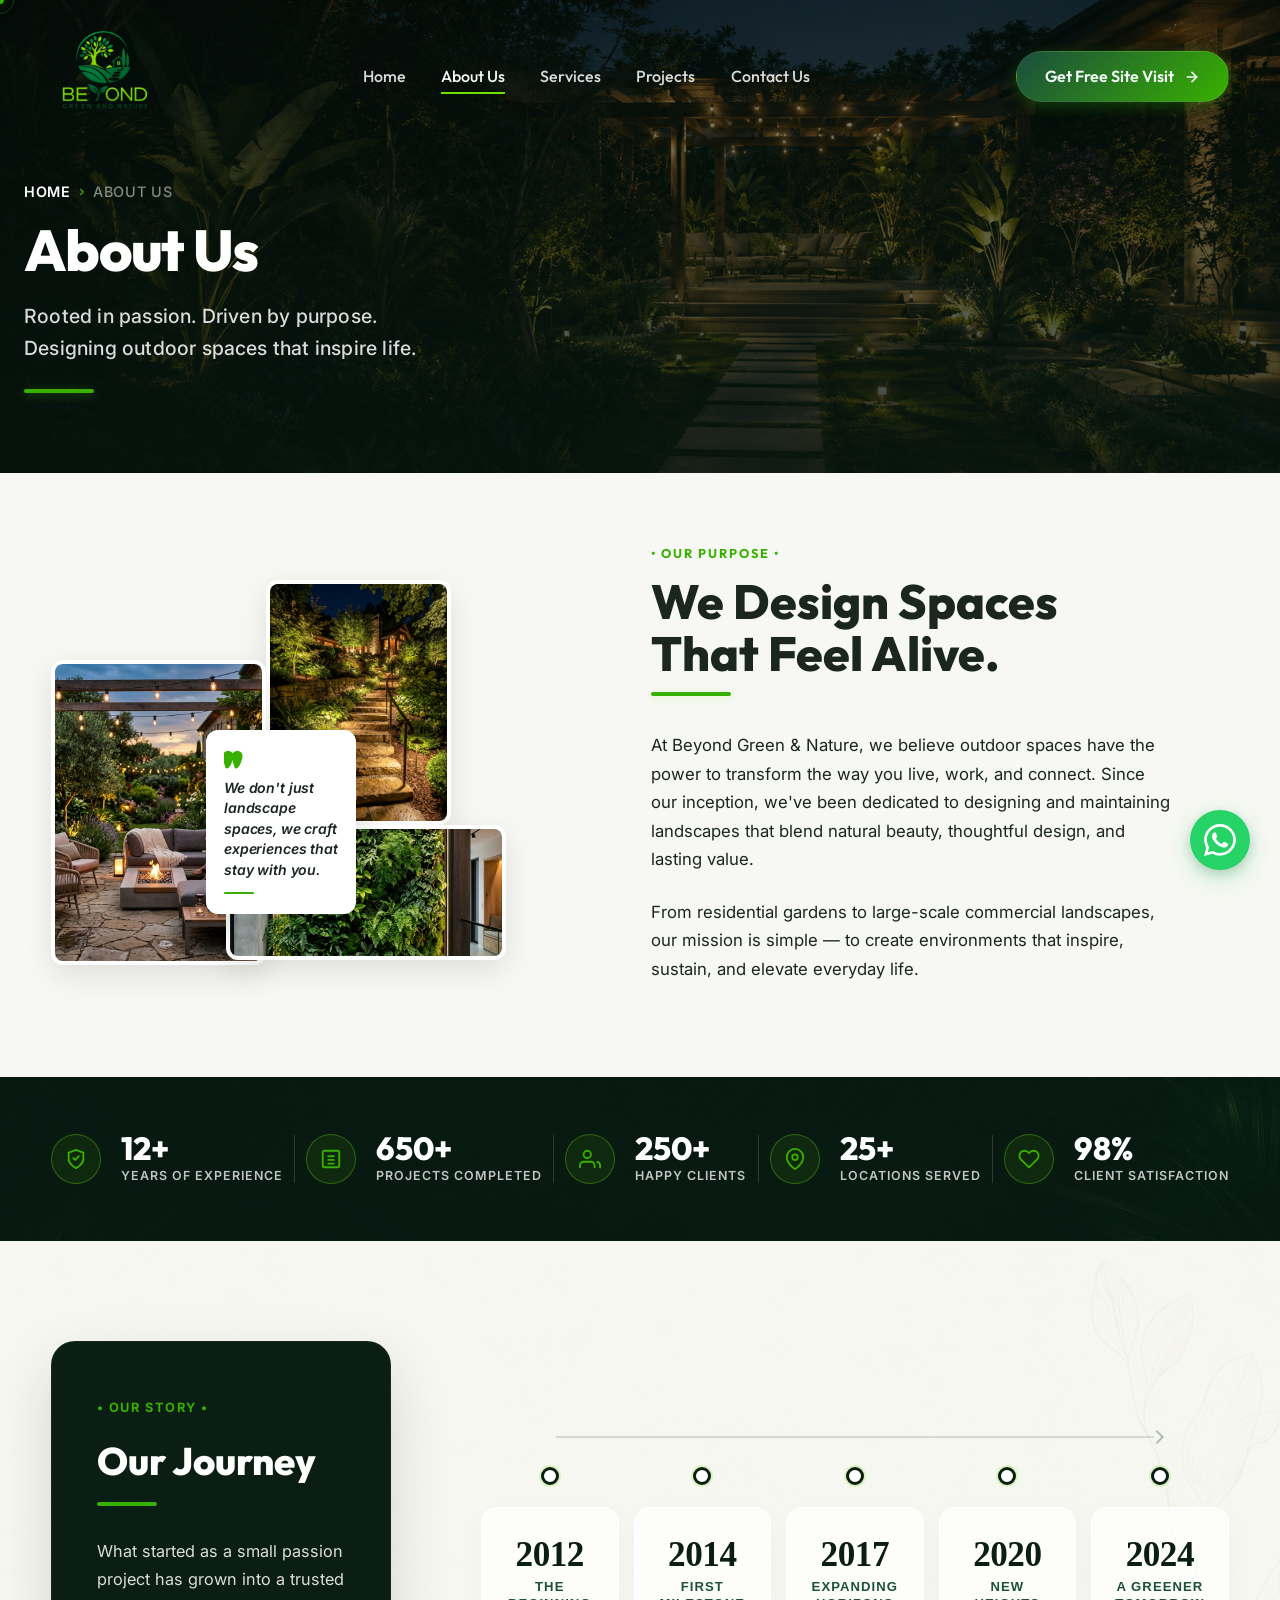
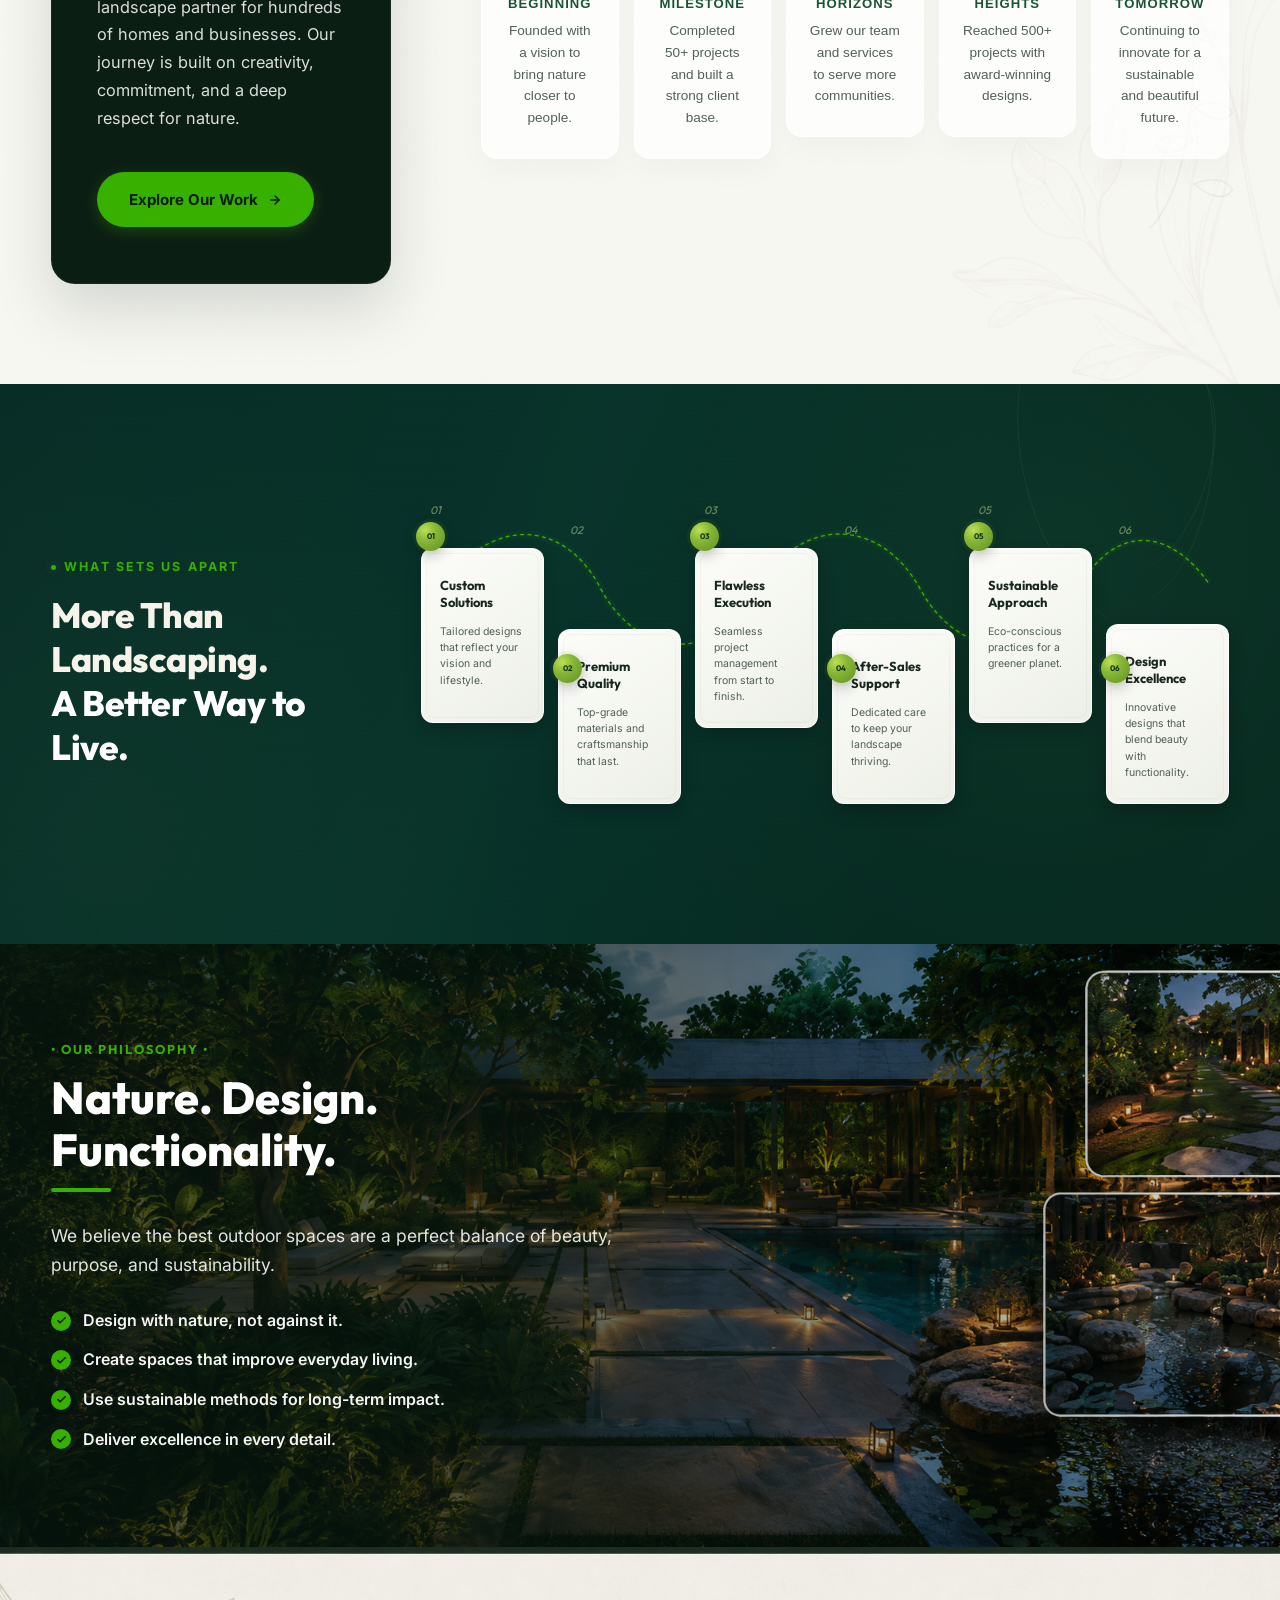
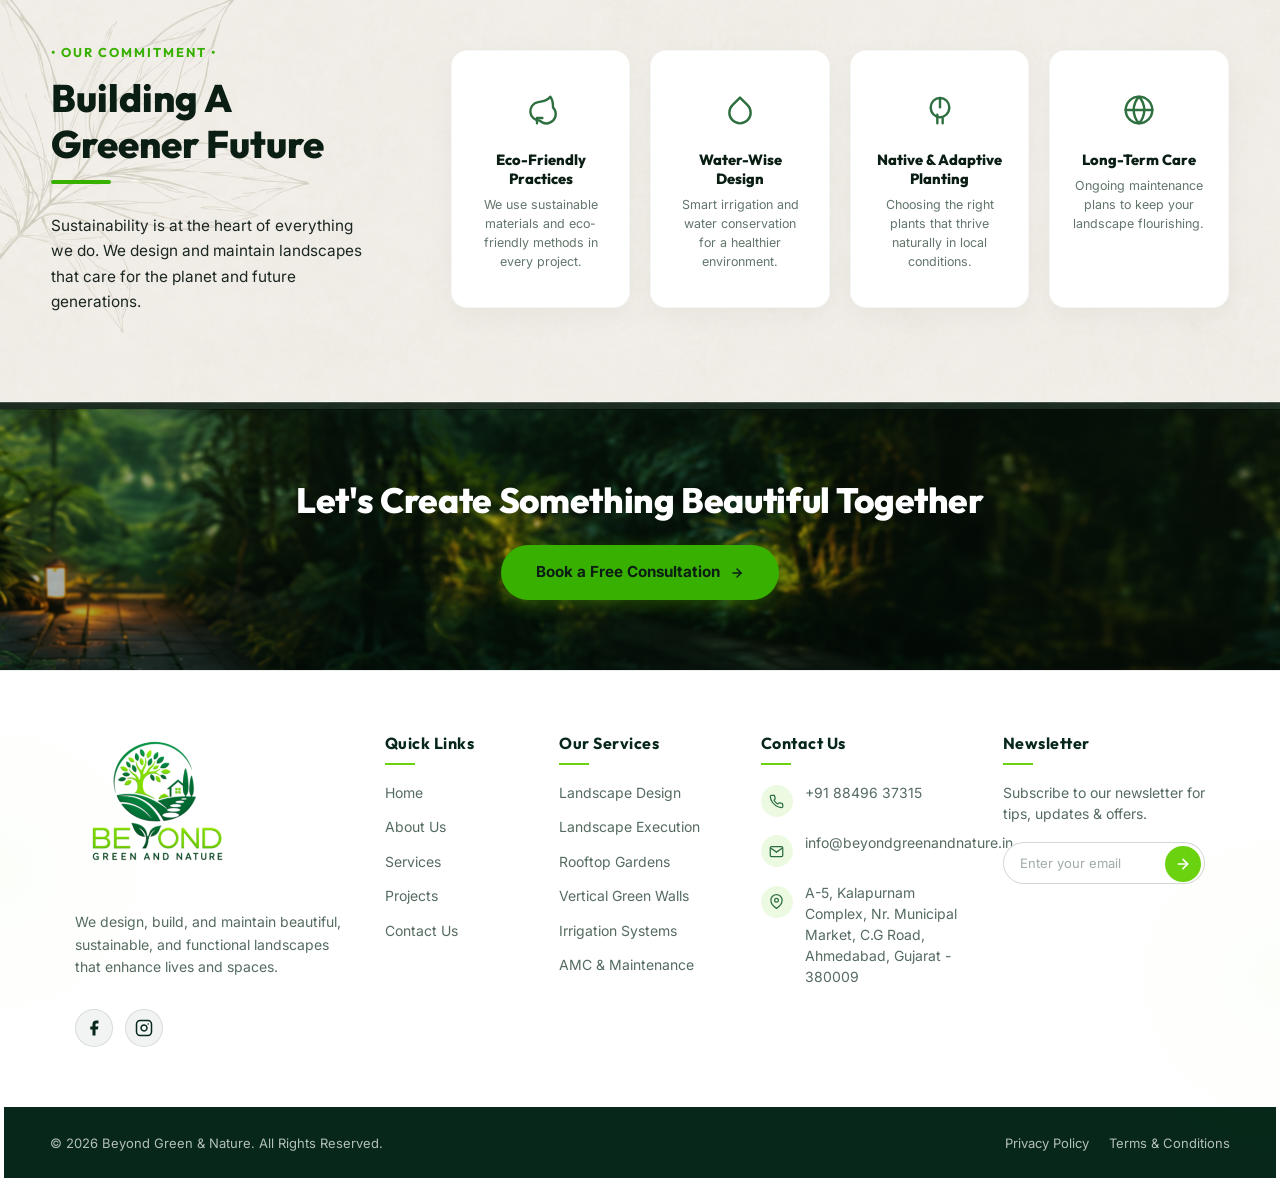
<file: about.html>
<!DOCTYPE html>
<html lang="en">
<head>
  <meta charset="UTF-8">
  <meta name="viewport" content="width=device-width, initial-scale=1.0">
  <meta name="description" content="About Beyond Green & Nature - Rooted in passion, driven by purpose. We design, execute, and maintain premium, sustainable landscapes that feel alive.">
  <title>About Us | Beyond Green & Nature</title>
  <link rel="stylesheet" href="index.css">
  <link rel="stylesheet" href="_responsive-hardening.css">
  <!-- Favicon -->
  <link rel="icon" type="image/png" href="images%20and%20videos/bg%20%20logo.png">
  <!-- Google Fonts Calligraphy for Signature -->
  <link href="https://fonts.googleapis.com/css2?family=Caveat:wght@700&display=swap" rel="stylesheet">
</head>
<body class="about-page-body">

  <!-- Premium Animated Preloader -->
  <div id="preloader" class="preloader-overlay">
    <div class="preloader-content">
      <div class="preloader-logo-wrapper">
        <img class="preloader-logo" src="images%20and%20videos/bg%20%20logo.png" alt="Beyond Green Logo">
        <div class="preloader-sheen"></div>
      </div>
      <span class="preloader-tagline">Design &bull; Execute &bull; Maintain</span>
      <div class="preloader-track">
        <div class="preloader-bar"></div>
      </div>
      <span class="preloader-status">Loading About Us...</span>
    </div>
  </div>

  <!-- Header Placeholder loaded dynamically via theme-loader.js -->
  <header id="header">
    <div id="header-placeholder"></div>
  </header>

  <!-- About Hero Banner -->
  <section class="about-hero">
    <div class="about-hero-container">
      <div class="about-breadcrumb">
        <a href="index.html">Home</a>
        <span class="separator">
          <svg width="10" height="10" viewBox="0 0 24 24" fill="none" stroke="currentColor" stroke-width="3" stroke-linecap="round" stroke-linejoin="round"><polyline points="9 18 15 12 9 6"></polyline></svg>
        </span>
        <span class="active-page">About Us</span>
      </div>
      <h1 class="about-hero-title">About Us</h1>
      <p class="about-hero-subtitle">
        Rooted in passion. Driven by purpose.<br>
        Designing outdoor spaces that inspire life.
      </p>
      <div class="about-hero-line"></div>
    </div>
  </section>

  <!-- Our Purpose Section -->
  <section class="about-purpose-section">
    <div class="about-purpose-container">
      
      <!-- Left Column: Layered Editorial Image Collage -->
      <div class="about-collage-col">
        <div class="purpose-collage">
          <div class="collage-image-1 reveal-item">
            <img src="images%20and%20videos/about_1.jpg" alt="Lush landscape portrait">
          </div>
          <div class="collage-image-2 reveal-item">
            <img src="images%20and%20videos/about_2.jpg" alt="Outdoor lounge design">
          </div>
          <div class="collage-image-3 reveal-item">
            <img src="images%20and%20videos/about_3.jpg" alt="Garden stone pathway">
          </div>
          <!-- Quote Card overlay -->
          <div class="collage-quote-card reveal-item">
            <svg class="quote-icon" width="20" height="20" viewBox="0 0 24 24" fill="none" stroke="currentColor" stroke-width="2.5" stroke-linecap="round" stroke-linejoin="round">
              <path d="M3 21c3 0 7-9 7-14a5 5 0 0 0-10 0c0 5 3 14 3 14zm11 0c3 0 7-9 7-14a5 5 0 0 0-10 0c0 5 3 14 3 14z" fill="var(--accent-green)" stroke="var(--accent-green)"></path>
            </svg>
            <p class="quote-text">We don't just landscape spaces, we craft experiences that stay with you.</p>
            <div class="quote-divider"></div>
          </div>
        </div>
      </div>

      <!-- Right Column: Our Purpose Copy -->
      <div class="about-purpose-text-col reveal-item">
        <span class="section-tag">• OUR PURPOSE •</span>
        <h2 class="purpose-title">We Design Spaces<br>That Feel Alive.</h2>
        <div class="purpose-title-line"></div>
        
        <p class="purpose-desc">
          At Beyond Green & Nature, we believe outdoor spaces have the power to transform the way you live, work, and connect. Since our inception, we've been dedicated to designing and maintaining landscapes that blend natural beauty, thoughtful design, and lasting value.
        </p>
        <p class="purpose-desc">
          From residential gardens to large-scale commercial landscapes, our mission is simple — to create environments that inspire, sustain, and elevate everyday life.
        </p>
      </div>

    </div>
  </section>

  <!-- Stats Bar Section -->
  <section class="about-stats-bar-section reveal-item">
    <div class="about-stats-bar-container">
      
      <div class="about-stat-item">
        <div class="about-stat-icon-wrapper">
          <svg viewBox="0 0 24 24" fill="none" stroke="currentColor" stroke-width="2" stroke-linecap="round" stroke-linejoin="round">
            <path d="M12 22s8-4 8-10V5l-8-3-8 3v7c0 6 8 10 8 10z"></path>
            <path d="M9 11l2 2 4-4"></path>
          </svg>
        </div>
        <div class="about-stat-text">
          <span class="about-stat-number">12+</span>
          <span class="about-stat-label">Years of Experience</span>
        </div>
      </div>

      <div class="about-stat-divider"></div>

      <div class="about-stat-item">
        <div class="about-stat-icon-wrapper">
          <svg viewBox="0 0 24 24" fill="none" stroke="currentColor" stroke-width="2" stroke-linecap="round" stroke-linejoin="round">
            <rect x="3" y="3" width="18" height="18" rx="2" ry="2"></rect>
            <line x1="9" y1="9" x2="15" y2="9"></line>
            <line x1="9" y1="13" x2="15" y2="13"></line>
            <line x1="9" y1="17" x2="15" y2="17"></line>
          </svg>
        </div>
        <div class="about-stat-text">
          <span class="about-stat-number">650+</span>
          <span class="about-stat-label">Projects Completed</span>
        </div>
      </div>

      <div class="about-stat-divider"></div>

      <div class="about-stat-item">
        <div class="about-stat-icon-wrapper">
          <svg viewBox="0 0 24 24" fill="none" stroke="currentColor" stroke-width="2" stroke-linecap="round" stroke-linejoin="round">
            <path d="M17 21v-2a4 4 0 0 0-4-4H5a4 4 0 0 0-4 4v2"></path>
            <circle cx="9" cy="7" r="4"></circle>
            <path d="M23 21v-2a4 4 0 0 0-3-3.87"></path>
          </svg>
        </div>
        <div class="about-stat-text">
          <span class="about-stat-number">250+</span>
          <span class="about-stat-label">Happy Clients</span>
        </div>
      </div>

      <div class="about-stat-divider"></div>

      <div class="about-stat-item">
        <div class="about-stat-icon-wrapper">
          <svg viewBox="0 0 24 24" fill="none" stroke="currentColor" stroke-width="2" stroke-linecap="round" stroke-linejoin="round">
            <path d="M21 10c0 7-9 13-9 13s-9-6-9-13a9 9 0 0 1 18 0z"></path>
            <circle cx="12" cy="10" r="3"></circle>
          </svg>
        </div>
        <div class="about-stat-text">
          <span class="about-stat-number">25+</span>
          <span class="about-stat-label">Locations Served</span>
        </div>
      </div>

      <div class="about-stat-divider"></div>

      <div class="about-stat-item">
        <div class="about-stat-icon-wrapper">
          <svg viewBox="0 0 24 24" fill="none" stroke="currentColor" stroke-width="2" stroke-linecap="round" stroke-linejoin="round">
            <path d="M20.84 4.61a5.5 5.5 0 0 0-7.78 0L12 5.67l-1.06-1.06a5.5 5.5 0 0 0-7.78 7.78l1.06 1.06L12 21.23l7.78-7.78 1.06-1.06a5.5 5.5 0 0 0 0-7.78z"></path>
          </svg>
        </div>
        <div class="about-stat-text">
          <span class="about-stat-number">98%</span>
          <span class="about-stat-label">Client Satisfaction</span>
        </div>
      </div>

    </div>
  </section>

  <!-- Our Story / Our Journey Section -->
  <section class="about-story-section">
    <div class="about-story-container">
      
      <!-- Left Side: Story Branding Card -->
      <div class="story-card-left reveal-item">
        <span class="story-card-tag">&bull; OUR STORY &bull;</span>
        <h3 class="story-card-title">Our Journey</h3>
        <div class="story-title-line"></div>
        <p class="story-card-desc">
          What started as a small passion project has grown into a trusted landscape partner for hundreds of homes and businesses. Our journey is built on creativity, commitment, and a deep respect for nature.
        </p>
        <a href="index.html#projects" class="story-cta-btn">
          <span>Explore Our Work</span>
          <svg width="14" height="14" viewBox="0 0 24 24" fill="none" stroke="currentColor" stroke-width="2.5" stroke-linecap="round" stroke-linejoin="round"><line x1="5" y1="12" x2="19" y2="12"></line><polyline points="12 5 19 12 12 19"></polyline></svg>
        </a>
      </div>

      <!-- Right Side: Horizontal Timeline Track -->
      <div class="timeline-right reveal-item">
        
        <!-- Timeline Track line wrapper -->
        <div class="timeline-track-container">
          <div class="timeline-line"></div>
          
          <!-- Timeline Items Grid -->
          <div class="timeline-items">
            
            <div class="timeline-item">
              <div class="timeline-node"></div>
              <div class="timeline-content">
                <span class="timeline-year">2012</span>
                <h4 class="timeline-milestone">The Beginning</h4>
                <p class="timeline-desc">Founded with a vision to bring nature closer to people.</p>
              </div>
            </div>

            <div class="timeline-item">
              <div class="timeline-node"></div>
              <div class="timeline-content">
                <span class="timeline-year">2014</span>
                <h4 class="timeline-milestone">First Milestone</h4>
                <p class="timeline-desc">Completed 50+ projects and built a strong client base.</p>
              </div>
            </div>

            <div class="timeline-item">
              <div class="timeline-node"></div>
              <div class="timeline-content">
                <span class="timeline-year">2017</span>
                <h4 class="timeline-milestone">Expanding Horizons</h4>
                <p class="timeline-desc">Grew our team and services to serve more communities.</p>
              </div>
            </div>

            <div class="timeline-item">
              <div class="timeline-node"></div>
              <div class="timeline-content">
                <span class="timeline-year">2020</span>
                <h4 class="timeline-milestone">New Heights</h4>
                <p class="timeline-desc">Reached 500+ projects with award-winning designs.</p>
              </div>
            </div>

            <div class="timeline-item">
              <div class="timeline-node"></div>
              <div class="timeline-content">
                <span class="timeline-year">2024</span>
                <h4 class="timeline-milestone">A Greener Tomorrow</h4>
                <p class="timeline-desc">Continuing to innovate for a sustainable and beautiful future.</p>
              </div>
            </div>

          </div>
        </div>

        <!-- Decorative Outline leaf -->
        <div class="timeline-decor-leaf">
          <svg viewBox="0 0 100 200" fill="none" stroke="rgba(19, 58, 39, 0.09)" stroke-width="1.5" stroke-linecap="round" stroke-linejoin="round">
            <path d="M10 190 Q50 150 50 10" />
            <path d="M50 150 Q75 140 85 155 Q75 170 50 150" />
            <path d="M50 110 Q25 100 15 115 Q25 130 50 110" />
            <path d="M50 80 Q75 70 85 85 Q75 100 50 80" />
            <path d="M50 40 Q25 30 15 45 Q25 60 50 40" />
            <path d="M50 15 Q65 5 70 15 Q65 25 50 15" />
          </svg>
        </div>

      </div>

    </div>
  </section>

  <!-- What Sets Us Apart Section (Premium Landscaping Process) -->
  <section class="tm-landscape-process" id="tmLandscapeProcess">
    <div class="tm-process-bg-decoration tm-process-bg-decoration-left"></div>
    <div class="tm-process-bg-decoration tm-process-bg-decoration-right"></div>

    <div class="tm-process-container">

        <!-- LEFT CONTENT -->
        <div class="tm-process-intro">
            <div class="tm-process-eyebrow">
                <span class="tm-process-eyebrow-dot"></span>
                WHAT SETS US APART
            </div>

            <h2>
                More Than Landscaping.<br>
                <strong>A Better Way to Live.</strong>
            </h2>
        </div>

        <!-- PROCESS JOURNEY -->
        <div class="tm-process-journey">

            <!-- Decorative dotted connecting path -->
            <svg
                class="tm-process-path"
                viewBox="0 0 1100 240"
                preserveAspectRatio="none"
                aria-hidden="true"
            >
                <path
                    d="M25 108
                       C90 5, 195 6, 245 105
                       C300 205, 405 205, 460 105
                       C515 5, 625 5, 680 105
                       C735 205, 840 205, 895 105
                       C945 15, 1020 20, 1075 100"
                />
            </svg>

            <!-- ITEM 01 -->
            <article class="tm-process-item tm-process-item-top">
                <span class="tm-process-small-number">01</span>

                <span class="tm-process-point">01</span>

                <div class="tm-process-card">
                    <h3>Custom Solutions</h3>
                    <p>
                        Tailored designs that reflect your vision and lifestyle.
                    </p>
                </div>
            </article>

            <!-- ITEM 02 -->
            <article class="tm-process-item tm-process-item-bottom">
                <span class="tm-process-small-number">02</span>

                <span class="tm-process-point">02</span>

                <div class="tm-process-card">
                    <h3>Premium Quality</h3>
                    <p>
                        Top-grade materials and craftsmanship that last.
                    </p>
                </div>
            </article>

            <!-- ITEM 03 -->
            <article class="tm-process-item tm-process-item-top">
                <span class="tm-process-small-number">03</span>

                <span class="tm-process-point">03</span>

                <div class="tm-process-card">
                    <h3>Flawless Execution</h3>
                    <p>
                        Seamless project management from start to finish.
                    </p>
                </div>
            </article>

            <!-- ITEM 04 -->
            <article class="tm-process-item tm-process-item-bottom">
                <span class="tm-process-small-number">04</span>

                <span class="tm-process-point">04</span>

                <div class="tm-process-card">
                    <h3>After-Sales Support</h3>
                    <p>
                        Dedicated care to keep your landscape thriving.
                    </p>
                </div>
            </article>

            <!-- ITEM 05 -->
            <article class="tm-process-item tm-process-item-top">
                <span class="tm-process-small-number">05</span>

                <span class="tm-process-point">05</span>

                <div class="tm-process-card">
                    <h3>Sustainable Approach</h3>
                    <p>
                        Eco-conscious practices for a greener planet.
                    </p>
                </div>
            </article>

            <!-- ITEM 06 -->
            <article class="tm-process-item tm-process-item-bottom">
                <span class="tm-process-small-number">06</span>

                <span class="tm-process-point">06</span>

                <div class="tm-process-card">
                    <h3>Design Excellence</h3>
                    <p>
                        Innovative designs that blend beauty with functionality.
                    </p>
                </div>
            </article>

        </div>
    </div>
  </section>

  <!-- Our Philosophy Section -->
  <section class="about-philosophy-section">
    <div class="about-philosophy-container">
      
      <!-- Left Side Content -->
      <div class="philosophy-left-col reveal-item">
        <span class="section-tag">&bull; OUR PHILOSOPHY &bull;</span>
        <h3 class="philosophy-title">Nature. Design.<br>Functionality.</h3>
        <div class="philosophy-title-line"></div>
        <p class="philosophy-desc">
          We believe the best outdoor spaces are a perfect balance of beauty, purpose, and sustainability.
        </p>
        <div class="philosophy-bullets">
          <div class="philosophy-bullet">
            <span class="bullet-check">
              <svg viewBox="0 0 24 24" fill="none" stroke="currentColor" stroke-width="3" stroke-linecap="round" stroke-linejoin="round">
                <polyline points="20 6 9 17 4 12"></polyline>
              </svg>
            </span>
            <span>Design with nature, not against it.</span>
          </div>
          <div class="philosophy-bullet">
            <span class="bullet-check">
              <svg viewBox="0 0 24 24" fill="none" stroke="currentColor" stroke-width="3" stroke-linecap="round" stroke-linejoin="round">
                <polyline points="20 6 9 17 4 12"></polyline>
              </svg>
            </span>
            <span>Create spaces that improve everyday living.</span>
          </div>
          <div class="philosophy-bullet">
            <span class="bullet-check">
              <svg viewBox="0 0 24 24" fill="none" stroke="currentColor" stroke-width="3" stroke-linecap="round" stroke-linejoin="round">
                <polyline points="20 6 9 17 4 12"></polyline>
              </svg>
            </span>
            <span>Use sustainable methods for long-term impact.</span>
          </div>
          <div class="philosophy-bullet">
            <span class="bullet-check">
              <svg viewBox="0 0 24 24" fill="none" stroke="currentColor" stroke-width="3" stroke-linecap="round" stroke-linejoin="round">
                <polyline points="20 6 9 17 4 12"></polyline>
              </svg>
            </span>
            <span>Deliver excellence in every detail.</span>
          </div>
        </div>
      </div>

      <!-- Right Side Empty Column (Collage is printed on background image Copy 3.png) -->
      <div class="philosophy-right-col-empty"></div>

    </div>
  </section>

  <!-- Our Commitment Section -->
  <section class="about-commitment-section">
    <div class="about-commitment-container">
      
      <!-- Left side text column -->
      <div class="commitment-left-col reveal-item">
        <span class="section-tag">• OUR COMMITMENT •</span>
        <h3 class="commitment-title">Building A<br>Greener Future</h3>
        <div class="commitment-title-line"></div>
        <p class="commitment-desc">
          Sustainability is at the heart of everything we do. We design and maintain landscapes that care for the planet and future generations.
        </p>
      </div>

      <!-- Right side cards column -->
      <div class="commitment-right-col reveal-item">
        <div class="commitment-cards-grid">
          
          <div class="commitment-card-item">
            <div class="commitment-icon">
              <!-- Leaf Icon -->
              <svg viewBox="0 0 24 24" fill="none" stroke="currentColor" stroke-width="1.8" stroke-linecap="round" stroke-linejoin="round">
                <path d="M11 20A7 7 0 0 1 9.8 6.1C15.5 5 17 4.48 19 2c1 2 2 2 2 8a7 7 0 0 1-10 10z"></path>
                <path d="M9 22v-4h4"></path>
              </svg>
            </div>
            <h4>Eco-Friendly Practices</h4>
            <p>We use sustainable materials and eco-friendly methods in every project.</p>
          </div>

          <div class="commitment-card-item">
            <div class="commitment-icon">
              <!-- Water Drop Icon -->
              <svg viewBox="0 0 24 24" fill="none" stroke="currentColor" stroke-width="1.8" stroke-linecap="round" stroke-linejoin="round">
                <path d="M12 2.69l5.66 5.66a8 8 0 1 1-11.31 0z"></path>
              </svg>
            </div>
            <h4>Water-Wise Design</h4>
            <p>Smart irrigation and water conservation for a healthier environment.</p>
          </div>

          <div class="commitment-card-item">
            <div class="commitment-icon">
              <!-- Plant Icon -->
              <svg viewBox="0 0 24 24" fill="none" stroke="currentColor" stroke-width="1.8" stroke-linecap="round" stroke-linejoin="round">
                <path d="M10 22v-6.5m4 6.5v-3.5"></path>
                <path d="M19 10a7 7 0 0 0-14 0c0 4.3 3.5 7.5 7 7.5s7-3.2 7-7.5z"></path>
                <path d="M12 3v7"></path>
              </svg>
            </div>
            <h4>Native & Adaptive Planting</h4>
            <p>Choosing the right plants that thrive naturally in local conditions.</p>
          </div>

          <div class="commitment-card-item">
            <div class="commitment-icon">
              <!-- Globe/Shield Icon -->
              <svg viewBox="0 0 24 24" fill="none" stroke="currentColor" stroke-width="1.8" stroke-linecap="round" stroke-linejoin="round">
                <circle cx="12" cy="12" r="10"></circle>
                <path d="M12 2a15.3 15.3 0 0 1 4 10 15.3 15.3 0 0 1-4 10 15.3 15.3 0 0 1-4-10 15.3 15.3 0 0 1 4-10z"></path>
                <path d="M2 12h20"></path>
              </svg>
            </div>
            <h4>Long-Term Care</h4>
            <p>Ongoing maintenance plans to keep your landscape flourishing.</p>
          </div>

        </div>
      </div>

    </div>
  </section>

  <!-- Let's Create Section -->
  <section class="about-cta-strip-section">
    <div class="cta-strip-container reveal-item">
      <h3 class="cta-strip-title">Let's Create Something Beautiful Together</h3>
      <a href="CONTACTUS.HTML" class="cta-strip-btn">
        <span>Book a Free Consultation</span>
        <svg width="14" height="14" viewBox="0 0 24 24" fill="none" stroke="currentColor" stroke-width="2.5" stroke-linecap="round" stroke-linejoin="round"><line x1="5" y1="12" x2="19" y2="12"></line><polyline points="12 5 19 12 12 19"></polyline></svg>
      </a>
    </div>
  </section>

  <!-- Footer Placeholder loaded dynamically via theme-loader.js -->
  <footer class="footer" id="footer-placeholder"></footer>

  <!-- Theme Loader Script -->
  <script src="theme-loader.js"></script>

  <!-- Script logics for Preloader, Cursor follower, and scroll reveal animations -->
  <script>
    // Preloader fadeout
    const hidePreloader = () => {
      const preloader = document.getElementById('preloader');
      if (!preloader) return;
      setTimeout(() => {
        preloader.classList.add('fade-out');
        setTimeout(() => {
          preloader.style.display = 'none';
        }, 600);
      }, 800);
    };

    if (document.readyState === 'complete') {
      hidePreloader();
    } else {
      window.addEventListener('load', hidePreloader);
    }

    // Custom Cursor follower logic
    const cursor = document.querySelector('.custom-cursor');
    const follower = document.querySelector('.custom-cursor-follower');

    document.addEventListener('mousemove', (e) => {
      cursor.style.left = e.clientX + 'px';
      cursor.style.top = e.clientY + 'px';
      
      setTimeout(() => {
        follower.style.left = e.clientX + 'px';
        follower.style.top = e.clientY + 'px';
      }, 50);
    });

    // Add cursor hover classes for links & buttons
    document.addEventListener('mouseover', (e) => {
      if (e.target.tagName === 'A' || e.target.tagName === 'BUTTON' || e.target.closest('a') || e.target.closest('button')) {
        cursor.classList.add('hovered');
        follower.classList.add('hovered');
      }
    });

    document.addEventListener('mouseout', (e) => {
      if (e.target.tagName === 'A' || e.target.tagName === 'BUTTON' || e.target.closest('a') || e.target.closest('button')) {
        cursor.classList.remove('hovered');
        follower.classList.remove('hovered');
      }
    });

    // Staggered Scroll Reveal logic
    const revealItems = document.querySelectorAll('.reveal-item');
    if (revealItems.length > 0) {
      const revealObserver = new IntersectionObserver((entries) => {
        entries.forEach(entry => {
          if (entry.isIntersecting) {
            const parent = entry.target.parentElement;
            const siblings = Array.from(parent.querySelectorAll('.reveal-item'));
            const index = siblings.indexOf(entry.target);
            
            if (index !== -1) {
              entry.target.style.transitionDelay = (index * 0.15) + 's';
            }
            
            entry.target.classList.add('reveal-visible');
            revealObserver.unobserve(entry.target);
          }
        });
      }, { threshold: 0.1, rootMargin: '0px 0px -50px 0px' });
      
      revealItems.forEach(item => {
        revealObserver.observe(item);
      });
    }

    // Premium Process Section Reveal Observer
    const processSection = document.getElementById("tmLandscapeProcess");
    if (processSection) {
      if ("IntersectionObserver" in window) {
        const processObserver = new IntersectionObserver((entries, observerInstance) => {
          entries.forEach(entry => {
            if (entry.isIntersecting) {
              processSection.classList.add("tm-process-visible");
              observerInstance.unobserve(processSection);
            }
          });
        }, { threshold: 0.18 });
        processObserver.observe(processSection);
      } else {
        processSection.classList.add("tm-process-visible");
      }
    }

    // Safety Fallback: Force reveal after 2 seconds
    setTimeout(() => {
      document.querySelectorAll('.reveal-item:not(.reveal-visible)').forEach(item => {
        item.classList.add('reveal-visible');
      });
      if (processSection) {
        processSection.classList.add("tm-process-visible");
      }
    }, 2000);
  </script>

  <!-- Custom Cursor & Leaves markup -->
  <div class="custom-cursor"></div>
  <div class="custom-cursor-follower"></div>
  <div class="leaves-container"></div>

</body>
</html>
</file>
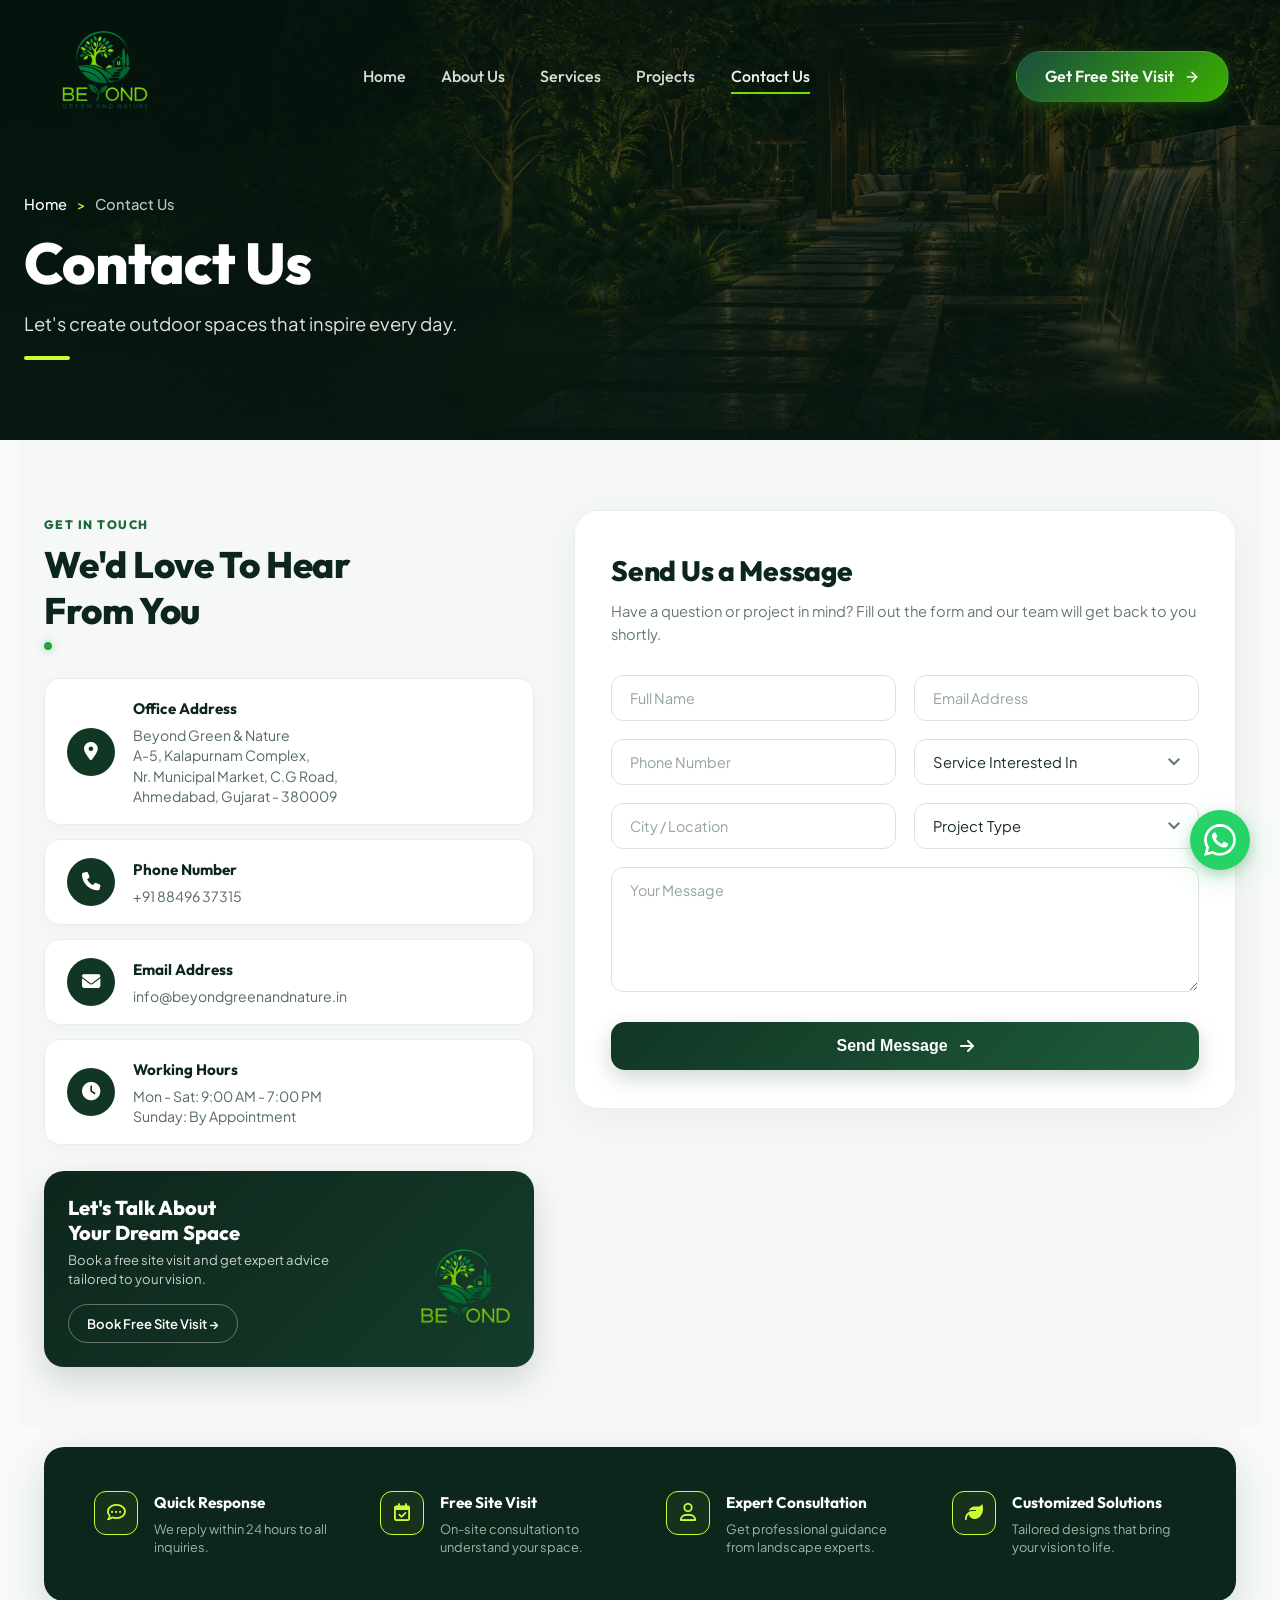
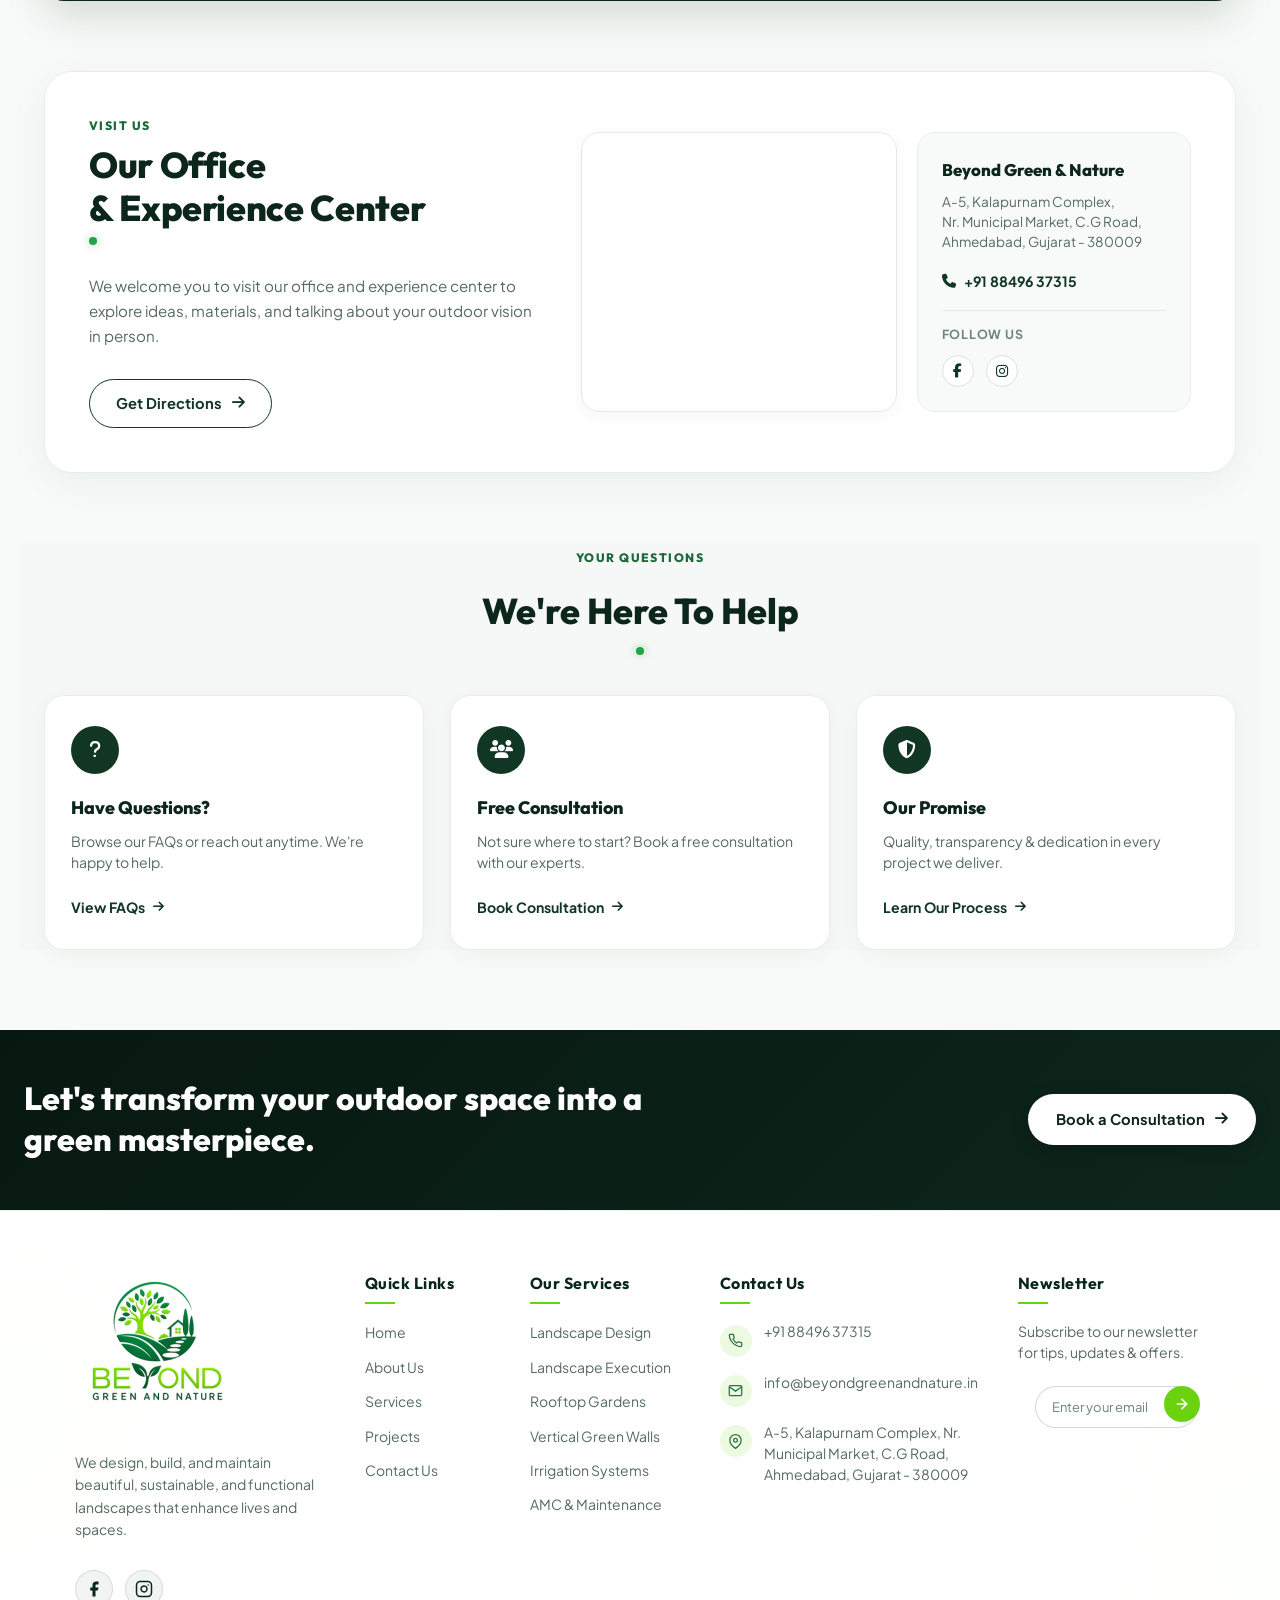
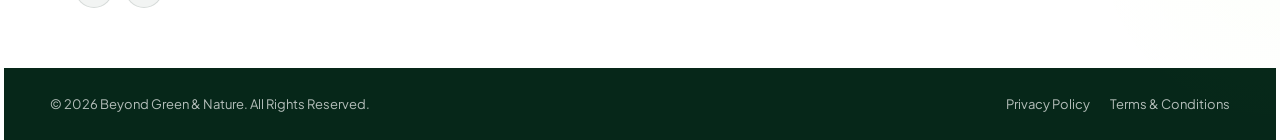
<file: CONTACTUS.HTML>
<!DOCTYPE html>
<html lang="en">
<head>
  <meta charset="UTF-8" />
  <meta name="viewport" content="width=device-width, initial-scale=1.0" />
  <title>Contact Us - Beyond Green & Nature</title>
  
  <!-- Favicon -->
  <link rel="icon" type="image/png" href="images and videos/bg  logo.png" />
  
  <!-- Google Fonts -->
  <link rel="preconnect" href="https://fonts.googleapis.com" />
  <link rel="preconnect" href="https://fonts.gstatic.com" crossorigin />
  <link href="https://fonts.googleapis.com/css2?family=Plus+Jakarta+Sans:wght@300;400;500;600;700;800&family=Playfair+Display:ital,wght@0,600;0,700;1,600&display=swap" rel="stylesheet" />
  
  <!-- Font Awesome -->
  <link rel="stylesheet" href="https://cdnjs.cloudflare.com/ajax/libs/font-awesome/6.4.0/css/all.min.css" />
  
  <!-- Main Stylesheet -->
  <link rel="stylesheet" href="index.css" />

  <style>
    /* ==========================================================================
       CONTACT US PAGE - DEDICATED STYLES & INTERACTIVE ANIMATIONS
       ========================================================================== */
    :root {
      --bg-dark: #071810;
      --bg-darker: #040e0a;
      --bg-card-dark: #0d261b;
      --primary-green: #113624;
      --accent-lime: #ccff33;
      --accent-lime-hover: #b8e62e;
      --text-light: #f3f7f4;
      --text-muted: #8ca397;
      --border-green: rgba(204, 255, 51, 0.2);
      --card-white: #ffffff;
      --text-dark: #16241b;
      --text-body: #4a5d52;
    }

    body {
      background-color: #f7faf8;
      color: var(--text-dark);
      font-family: 'Plus Jakarta Sans', sans-serif;
      overflow-x: hidden;
    }

    /* --- HERO / BANNER SECTION --- */
    .contact-hero {
      position: relative;
      min-height: 440px;
      padding: 150px 24px 80px;
      display: flex;
      align-items: flex-end;
      background-image: linear-gradient(180deg, rgba(7, 24, 16, 0.72) 0%, rgba(7, 24, 16, 0.88) 100%), url('images and videos/CONTACT.png');
      background-size: cover;
      background-position: center center;
      background-repeat: no-repeat;
      color: #ffffff;
    }

    .contact-hero-container {
      max-width: 1240px;
      width: 100%;
      margin: 0 auto;
      animation: fadeInUp 0.9s cubic-bezier(0.16, 1, 0.3, 1) both;
    }

    .contact-breadcrumb {
      display: flex;
      align-items: center;
      gap: 10px;
      font-size: 0.92rem;
      font-weight: 500;
      color: rgba(255, 255, 255, 0.75);
      margin-bottom: 14px;
    }

    .contact-breadcrumb a {
      color: #ffffff;
      text-decoration: none;
      transition: color 0.25s ease;
    }

    .contact-breadcrumb a:hover {
      color: var(--accent-lime);
    }

    .contact-breadcrumb span.separator {
      color: var(--accent-lime);
      font-size: 0.85rem;
    }

    .contact-hero-title {
      font-size: clamp(2.4rem, 4.5vw, 3.8rem);
      font-weight: 800;
      letter-spacing: -0.02em;
      line-height: 1.15;
      margin-bottom: 12px;
      color: #ffffff;
    }

    .contact-hero-subtitle {
      font-size: 1.15rem;
      color: rgba(255, 255, 255, 0.88);
      font-weight: 400;
      max-width: 600px;
      margin-bottom: 18px;
    }

    .contact-hero-bar {
      width: 46px;
      height: 4px;
      background: var(--accent-lime);
      border-radius: 4px;
    }

    /* --- MAIN CONTACT SECTION --- */
    .contact-main-section {
      padding: 70px 24px 60px;
      max-width: 1240px;
      margin: 0 auto;
    }

    .contact-grid {
      display: grid;
      grid-template-columns: 1fr 1.35fr;
      gap: 40px;
      align-items: start;
    }

    /* Section Subtitle Tag */
    .section-tag {
      display: inline-block;
      font-size: 0.76rem;
      font-weight: 800;
      text-transform: uppercase;
      letter-spacing: 0.12em;
      color: #1b6838;
      margin-bottom: 8px;
    }

    .contact-left-title {
      font-size: clamp(1.9rem, 3vw, 2.3rem);
      font-weight: 800;
      line-height: 1.25;
      color: #0d261b;
      margin-bottom: 8px;
      letter-spacing: -0.01em;
    }

    .green-dot-indicator {
      width: 8px;
      height: 8px;
      background: #25a244;
      border-radius: 50%;
      margin-bottom: 28px;
      box-shadow: 0 0 10px rgba(37, 162, 68, 0.45);
    }

    /* Contact Info Cards */
    .contact-info-list {
      display: flex;
      flex-direction: column;
      gap: 14px;
      margin-bottom: 26px;
    }

    .contact-info-card {
      background: #ffffff;
      border: 1px solid #e7eee9;
      border-radius: 16px;
      padding: 18px 22px;
      display: flex;
      align-items: center;
      gap: 18px;
      transition: all 0.35s cubic-bezier(0.16, 1, 0.3, 1);
      box-shadow: 0 4px 18px rgba(16, 42, 28, 0.03);
      position: relative;
      overflow: hidden;
    }

    .contact-info-card::before {
      content: '';
      position: absolute;
      left: 0;
      top: 0;
      height: 100%;
      width: 4px;
      background: #113624;
      opacity: 0;
      transition: opacity 0.3s ease;
    }

    .contact-info-card:hover {
      transform: translateY(-4px);
      border-color: #bcdbc6;
      box-shadow: 0 12px 30px rgba(16, 42, 28, 0.08);
    }

    .contact-info-card:hover::before {
      opacity: 1;
    }

    .contact-info-icon-box {
      width: 48px;
      height: 48px;
      background: #113624;
      border-radius: 50%;
      display: flex;
      align-items: center;
      justify-content: center;
      color: #ffffff;
      font-size: 1.15rem;
      flex-shrink: 0;
      transition: all 0.35s ease;
    }

    .contact-info-card:hover .contact-info-icon-box {
      background: var(--accent-lime);
      color: #0d261b;
      transform: scale(1.08) rotate(5deg);
    }

    .contact-info-text h4 {
      font-size: 0.95rem;
      font-weight: 700;
      color: #0d261b;
      margin-bottom: 3px;
    }

    .contact-info-text p, 
    .contact-info-text a {
      font-size: 0.88rem;
      color: #556b60;
      margin: 0;
      line-height: 1.45;
      text-decoration: none;
      display: block;
      transition: color 0.2s ease;
    }

    .contact-info-text a:hover {
      color: #15803d;
      font-weight: 600;
    }

    /* Promo Card: Let's Talk About Your Dream Space */
    .contact-promo-banner {
      background: linear-gradient(135deg, #0d261b 0%, #153c2b 100%);
      border-radius: 20px;
      padding: 24px;
      color: #ffffff;
      position: relative;
      overflow: hidden;
      display: flex;
      align-items: center;
      justify-content: space-between;
      box-shadow: 0 14px 32px rgba(13, 38, 27, 0.16);
      transition: transform 0.35s ease, box-shadow 0.35s ease;
    }

    .contact-promo-banner:hover {
      transform: translateY(-4px);
      box-shadow: 0 20px 40px rgba(13, 38, 27, 0.22);
    }

    .contact-promo-content {
      position: relative;
      z-index: 2;
      max-width: 65%;
    }

    .contact-promo-content h3 {
      font-size: 1.25rem;
      font-weight: 800;
      margin-bottom: 6px;
      color: #ffffff;
      line-height: 1.25;
    }

    .contact-promo-content p {
      font-size: 0.82rem;
      color: rgba(255, 255, 255, 0.78);
      margin-bottom: 16px;
      line-height: 1.4;
    }

    .contact-promo-btn {
      display: inline-flex;
      align-items: center;
      gap: 8px;
      background: transparent;
      border: 1px solid rgba(255, 255, 255, 0.35);
      color: #ffffff;
      padding: 8px 18px;
      border-radius: 30px;
      font-size: 0.82rem;
      font-weight: 600;
      text-decoration: none;
      transition: all 0.3s ease;
    }

    .contact-promo-btn:hover {
      background: var(--accent-lime);
      border-color: var(--accent-lime);
      color: #0d261b;
      box-shadow: 0 4px 16px rgba(204, 255, 51, 0.35);
      transform: translateX(4px);
    }

    .contact-promo-image {
      position: absolute;
      right: 15px;
      bottom: 15px;
      width: 110px;
      height: 110px;
      opacity: 0.9;
      object-fit: contain;
      pointer-events: none;
      transition: transform 0.5s ease;
    }

    .contact-promo-banner:hover .contact-promo-image {
      transform: scale(1.08) rotate(-3deg);
    }

    /* Right Form Card */
    .contact-form-card {
      background: #ffffff;
      border-radius: 24px;
      padding: 38px 36px;
      box-shadow: 0 10px 40px rgba(16, 42, 28, 0.05);
      border: 1px solid #e7eee9;
      position: relative;
    }

    .contact-form-title {
      font-size: 1.75rem;
      font-weight: 800;
      color: #0d261b;
      margin-bottom: 6px;
      letter-spacing: -0.01em;
    }

    .contact-form-subtitle {
      font-size: 0.92rem;
      color: #647a6f;
      margin-bottom: 28px;
    }

    .form-grid-row {
      display: grid;
      grid-template-columns: 1fr 1fr;
      gap: 18px;
      margin-bottom: 18px;
    }

    .form-control-wrap {
      position: relative;
    }

    .form-input-field,
    .form-select-field,
    .form-textarea-field {
      width: 100%;
      background: #ffffff;
      border: 1px solid #d9e3dc;
      border-radius: 12px;
      padding: 13px 18px;
      font-size: 0.92rem;
      color: #1b2e23;
      font-family: inherit;
      outline: none;
      transition: all 0.28s ease;
    }

    .form-input-field::placeholder,
    .form-textarea-field::placeholder {
      color: #92a49b;
      font-size: 0.9rem;
    }

    .form-input-field:focus,
    .form-select-field:focus,
    .form-textarea-field:focus {
      border-color: #1c5e37;
      background: #ffffff;
      box-shadow: 0 0 0 4px rgba(28, 94, 55, 0.1);
    }

    .form-select-field {
      appearance: none;
      background-image: url("data:image/svg+xml,%3Csvg xmlns='http://www.w3.org/2000/svg' width='12' height='8' viewBox='0 0 12 8'%3E%3Cpath fill='%23647a6f' d='M1.41 0L6 4.58L10.59 0L12 1.41L6 7.41L0 1.41z'/%3E%3C/svg%3E");
      background-repeat: no-repeat;
      background-position: right 18px center;
      cursor: pointer;
    }

    .form-textarea-field {
      min-height: 125px;
      resize: vertical;
      margin-bottom: 24px;
    }

    .form-submit-btn {
      width: 100%;
      background: linear-gradient(135deg, #113624 0%, #1e5c3b 100%);
      color: #ffffff;
      border: none;
      border-radius: 14px;
      padding: 15px 28px;
      font-size: 1rem;
      font-weight: 700;
      display: flex;
      align-items: center;
      justify-content: center;
      gap: 12px;
      cursor: pointer;
      transition: all 0.35s cubic-bezier(0.16, 1, 0.3, 1);
      box-shadow: 0 8px 22px rgba(17, 54, 36, 0.2);
    }

    .form-submit-btn:hover {
      background: linear-gradient(135deg, #16432d 0%, #25734a 100%);
      transform: translateY(-3px);
      box-shadow: 0 12px 28px rgba(17, 54, 36, 0.3);
    }

    .form-submit-btn:active {
      transform: translateY(-1px);
    }

    .form-submit-btn i {
      transition: transform 0.3s ease;
    }

    .form-submit-btn:hover i {
      transform: translateX(5px);
    }

    /* --- 4-PILLAR FEATURE STRIP WITH INTERACTIVE HOVER ANIMATIONS --- */
    .contact-features-strip {
      max-width: 1240px;
      margin: 20px auto 70px;
      padding: 0 24px;
    }

    .features-dark-card {
      background: #0d261b;
      border-radius: 20px;
      padding: 32px 36px;
      display: grid;
      grid-template-columns: repeat(4, 1fr);
      gap: 24px;
      box-shadow: 0 14px 40px rgba(13, 38, 27, 0.15);
      position: relative;
      overflow: hidden;
    }

    .feature-item {
      display: flex;
      align-items: flex-start;
      gap: 16px;
      padding: 12px 14px;
      border-radius: 14px;
      transition: all 0.35s cubic-bezier(0.16, 1, 0.3, 1);
      cursor: default;
      position: relative;
    }

    .feature-item:hover {
      background: rgba(255, 255, 255, 0.07);
      transform: translateY(-5px);
      box-shadow: 0 8px 20px rgba(0, 0, 0, 0.2);
    }

    .feature-icon-box {
      width: 44px;
      height: 44px;
      border-radius: 12px;
      border: 1.5px solid var(--accent-lime);
      display: flex;
      align-items: center;
      justify-content: center;
      color: var(--accent-lime);
      font-size: 1.15rem;
      flex-shrink: 0;
      transition: all 0.35s ease;
      background: rgba(204, 255, 51, 0.05);
    }

    .feature-item:hover .feature-icon-box {
      background: var(--accent-lime);
      color: #0d261b;
      transform: scale(1.12) rotate(6deg);
      box-shadow: 0 0 18px rgba(204, 255, 51, 0.5);
    }

    .feature-text h4 {
      font-size: 0.96rem;
      font-weight: 700;
      color: #ffffff;
      margin-bottom: 4px;
      transition: color 0.3s ease;
    }

    .feature-item:hover .feature-text h4 {
      color: var(--accent-lime);
    }

    .feature-text p {
      font-size: 0.8rem;
      color: #9eb5aa;
      line-height: 1.45;
      margin: 0;
    }

    /* --- OFFICE & EXPERIENCE CENTER SECTION --- */
    .office-center-section {
      max-width: 1240px;
      margin: 0 auto 70px;
      padding: 0 24px;
    }

    .office-center-card {
      background: #ffffff;
      border-radius: 28px;
      padding: 44px;
      box-shadow: 0 10px 40px rgba(16, 42, 28, 0.05);
      border: 1px solid #e7eee9;
      display: grid;
      grid-template-columns: 1fr 1.35fr;
      gap: 40px;
      align-items: center;
      position: relative;
      overflow: hidden;
    }

    .office-center-left {
      display: flex;
      flex-direction: column;
      justify-content: center;
    }

    .office-center-title {
      font-size: clamp(1.8rem, 2.8vw, 2.3rem);
      font-weight: 800;
      color: #0d261b;
      line-height: 1.2;
      margin-bottom: 8px;
      letter-spacing: -0.01em;
    }

    .office-center-desc {
      font-size: 0.95rem;
      color: #556b60;
      line-height: 1.65;
      margin-bottom: 30px;
    }

    .get-directions-btn {
      display: inline-flex;
      align-items: center;
      gap: 10px;
      border: 1.5px solid #113624;
      background: transparent;
      color: #113624;
      padding: 12px 26px;
      border-radius: 30px;
      font-size: 0.92rem;
      font-weight: 700;
      text-decoration: none;
      width: fit-content;
      transition: all 0.35s ease;
    }

    .get-directions-btn:hover {
      background: #113624;
      color: #ffffff;
      transform: translateX(4px);
      box-shadow: 0 6px 20px rgba(17, 54, 36, 0.2);
    }

    .get-directions-btn i {
      transition: transform 0.3s ease;
    }

    .get-directions-btn:hover i {
      transform: translateX(4px);
    }

    /* Right side container with Map & Contact Info Box */
    .office-right-grid {
      display: grid;
      grid-template-columns: 1.15fr 1fr;
      gap: 20px;
      align-items: stretch;
    }

    .office-map-frame {
      border-radius: 18px;
      overflow: hidden;
      border: 1px solid #e1ebe4;
      height: 100%;
      min-height: 230px;
      position: relative;
      box-shadow: 0 4px 18px rgba(16, 42, 28, 0.04);
      transition: transform 0.35s ease, box-shadow 0.35s ease;
    }

    .office-map-frame:hover {
      transform: scale(1.02);
      box-shadow: 0 8px 24px rgba(16, 42, 28, 0.08);
    }

    .office-map-frame iframe {
      width: 100%;
      height: 100%;
      border: 0;
      display: block;
    }

    .office-details-box {
      background: #f8faf9;
      border-radius: 18px;
      padding: 24px;
      display: flex;
      flex-direction: column;
      justify-content: space-between;
      border: 1px solid #e7eee9;
      transition: all 0.35s ease;
    }

    .office-details-box:hover {
      background: #ffffff;
      box-shadow: 0 8px 24px rgba(16, 42, 28, 0.06);
      transform: translateY(-3px);
    }

    .office-details-box h4 {
      font-size: 1.05rem;
      font-weight: 800;
      color: #0d261b;
      margin-bottom: 8px;
    }

    .office-details-box p {
      font-size: 0.85rem;
      color: #556b60;
      line-height: 1.5;
      margin-bottom: 14px;
    }

    .office-phone-link {
      display: inline-flex;
      align-items: center;
      gap: 8px;
      font-size: 0.88rem;
      font-weight: 700;
      color: #113624;
      text-decoration: none;
      margin-bottom: 18px;
      transition: color 0.2s ease;
    }

    .office-phone-link:hover {
      color: #25a244;
    }

    .office-socials-block {
      border-top: 1px solid #e1ebe4;
      padding-top: 14px;
    }

    .office-socials-block span {
      display: block;
      font-size: 0.78rem;
      font-weight: 700;
      color: #6d8478;
      text-transform: uppercase;
      letter-spacing: 0.06em;
      margin-bottom: 10px;
    }

    .social-links-row {
      display: flex;
      gap: 12px;
    }

    .social-icon-btn {
      width: 32px;
      height: 32px;
      border-radius: 50%;
      background: #ffffff;
      border: 1px solid #d9e3dc;
      display: flex;
      align-items: center;
      justify-content: center;
      color: #113624;
      font-size: 0.88rem;
      text-decoration: none;
      transition: all 0.3s ease;
    }

    .social-icon-btn:hover {
      background: #113624;
      color: var(--accent-lime);
      border-color: #113624;
      transform: translateY(-3px);
    }

    /* --- "WE'RE HERE TO HELP" 3-CARD SECTION --- */
    .help-section {
      max-width: 1240px;
      margin: 0 auto 80px;
      padding: 0 24px;
      text-align: center;
    }

    .help-header {
      margin-bottom: 40px;
    }

    .help-title {
      font-size: clamp(1.8rem, 2.8vw, 2.3rem);
      font-weight: 800;
      color: #0d261b;
      margin-top: 6px;
      margin-bottom: 8px;
    }

    .help-cards-grid {
      display: grid;
      grid-template-columns: repeat(3, 1fr);
      gap: 26px;
      text-align: left;
    }

    .help-card {
      background: #ffffff;
      border: 1px solid #e7eee9;
      border-radius: 20px;
      padding: 30px 26px;
      box-shadow: 0 6px 24px rgba(16, 42, 28, 0.04);
      transition: all 0.35s cubic-bezier(0.16, 1, 0.3, 1);
      display: flex;
      flex-direction: column;
      position: relative;
    }

    .help-card:hover {
      transform: translateY(-8px);
      border-color: #bcdbc6;
      box-shadow: 0 16px 36px rgba(16, 42, 28, 0.1);
    }

    .help-icon-circle {
      width: 48px;
      height: 48px;
      border-radius: 50%;
      background: #113624;
      color: #ffffff;
      display: flex;
      align-items: center;
      justify-content: center;
      font-size: 1.15rem;
      margin-bottom: 20px;
      transition: all 0.35s ease;
    }

    .help-card:hover .help-icon-circle {
      background: var(--accent-lime);
      color: #0d261b;
      transform: scale(1.1) rotate(5deg);
    }

    .help-card h3 {
      font-size: 1.12rem;
      font-weight: 800;
      color: #0d261b;
      margin-bottom: 8px;
    }

    .help-card p {
      font-size: 0.88rem;
      color: #556b60;
      line-height: 1.55;
      margin-bottom: 22px;
      flex-grow: 1;
    }

    .help-card-link {
      display: inline-flex;
      align-items: center;
      gap: 8px;
      font-size: 0.88rem;
      font-weight: 700;
      color: #113624;
      text-decoration: none;
      transition: all 0.25s ease;
    }

    .help-card-link i {
      font-size: 0.78rem;
      transition: transform 0.25s ease;
    }

    .help-card:hover .help-card-link {
      color: #25a244;
    }

    .help-card:hover .help-card-link i {
      transform: translateX(4px);
    }

    /* --- BOTTOM CALL TO ACTION STRIP --- */
    .cta-banner-section {
      background: linear-gradient(135deg, #071810 0%, #0d261b 100%);
      padding: 48px 24px;
      color: #ffffff;
      position: relative;
      overflow: hidden;
    }

    .cta-banner-container {
      max-width: 1240px;
      margin: 0 auto;
      display: flex;
      align-items: center;
      justify-content: space-between;
      gap: 30px;
    }

    .cta-banner-title {
      font-size: clamp(1.4rem, 2.5vw, 2.1rem);
      font-weight: 800;
      line-height: 1.3;
      color: #ffffff;
      max-width: 650px;
    }

    .cta-banner-btn {
      display: inline-flex;
      align-items: center;
      gap: 10px;
      background: #ffffff;
      color: #0d261b;
      font-size: 0.92rem;
      font-weight: 700;
      padding: 14px 28px;
      border-radius: 30px;
      text-decoration: none;
      white-space: nowrap;
      transition: all 0.35s ease;
      box-shadow: 0 4px 18px rgba(0, 0, 0, 0.2);
    }

    .cta-banner-btn:hover {
      background: var(--accent-lime);
      color: #0d261b;
      transform: translateY(-3px);
      box-shadow: 0 8px 24px rgba(204, 255, 51, 0.4);
    }

    .cta-banner-btn i {
      transition: transform 0.25s ease;
    }

    .cta-banner-btn:hover i {
      transform: translateX(4px);
    }

    /* --- FOOTER DARK GREEN THEME (MATCHING EXACTLY WITH DESIGN & HOME PAGE) --- */
    .site-footer {
      background-color: #071810;
      color: #d1ded7;
      padding: 70px 24px 30px;
      border-top: 1px solid rgba(255, 255, 255, 0.06);
    }

    .site-footer-container {
      max-width: 1240px;
      margin: 0 auto;
    }

    .footer-grid {
      display: grid;
      grid-template-columns: 1.5fr 1fr 1.2fr 1.3fr 1.4fr;
      gap: 36px;
      margin-bottom: 50px;
    }

    .footer-brand .footer-logo img {
      max-height: 48px;
      width: auto;
      margin-bottom: 16px;
    }

    .footer-brand p {
      font-size: 0.88rem;
      color: #8da598;
      line-height: 1.6;
      margin-bottom: 20px;
    }

    .footer-social-links {
      display: flex;
      gap: 12px;
    }

    .footer-social-link {
      width: 34px;
      height: 34px;
      border-radius: 50%;
      background: rgba(255, 255, 255, 0.08);
      display: flex;
      align-items: center;
      justify-content: center;
      color: #ffffff;
      font-size: 0.85rem;
      text-decoration: none;
      transition: all 0.3s ease;
    }

    .footer-social-link:hover {
      background: var(--accent-lime);
      color: #071810;
      transform: translateY(-3px);
    }

    .footer-column h4 {
      font-size: 1rem;
      font-weight: 700;
      color: #ffffff;
      margin-bottom: 20px;
      position: relative;
    }

    .footer-links-list {
      list-style: none;
      padding: 0;
      margin: 0;
      display: flex;
      flex-direction: column;
      gap: 11px;
    }

    .footer-links-list li a {
      font-size: 0.88rem;
      color: #8da598;
      text-decoration: none;
      transition: all 0.25s ease;
      display: inline-block;
    }

    .footer-links-list li a:hover {
      color: var(--accent-lime);
      transform: translateX(4px);
    }

    .footer-contact-items {
      display: flex;
      flex-direction: column;
      gap: 14px;
    }

    .footer-contact-item {
      display: flex;
      align-items: flex-start;
      gap: 12px;
      font-size: 0.88rem;
      color: #8da598;
      line-height: 1.45;
    }

    .footer-contact-item i {
      color: var(--accent-lime);
      font-size: 0.95rem;
      margin-top: 3px;
      flex-shrink: 0;
    }

    .footer-contact-item a {
      color: #8da598;
      text-decoration: none;
      transition: color 0.2s ease;
    }

    .footer-contact-item a:hover {
      color: var(--accent-lime);
    }

    .newsletter-box p {
      font-size: 0.88rem;
      color: #8da598;
      margin-bottom: 16px;
      line-height: 1.5;
    }

    .newsletter-form {
      display: flex;
      align-items: center;
      background: rgba(255, 255, 255, 0.06);
      border: 1px solid rgba(255, 255, 255, 0.12);
      border-radius: 30px;
      padding: 4px 6px 4px 16px;
      transition: border-color 0.3s ease;
    }

    .newsletter-form:focus-within {
      border-color: var(--accent-lime);
    }

    .newsletter-form input {
      background: transparent;
      border: none;
      outline: none;
      color: #ffffff;
      font-size: 0.85rem;
      width: 100%;
      font-family: inherit;
    }

    .newsletter-form input::placeholder {
      color: #6d8478;
    }

    .newsletter-submit-btn {
      width: 36px;
      height: 36px;
      border-radius: 50%;
      background: var(--accent-lime);
      border: none;
      color: #071810;
      display: flex;
      align-items: center;
      justify-content: center;
      cursor: pointer;
      font-size: 0.85rem;
      transition: all 0.3s ease;
      flex-shrink: 0;
    }

    .newsletter-submit-btn:hover {
      transform: scale(1.08);
      background: #ffffff;
    }

    .footer-bottom {
      border-top: 1px solid rgba(255, 255, 255, 0.08);
      padding-top: 24px;
      display: flex;
      align-items: center;
      justify-content: space-between;
      font-size: 0.82rem;
      color: #6d8478;
    }

    .footer-legal-links {
      display: flex;
      gap: 20px;
    }

    .footer-legal-links a {
      color: #6d8478;
      text-decoration: none;
      transition: color 0.2s ease;
    }

    .footer-legal-links a:hover {
      color: var(--accent-lime);
    }

    /* Form feedback message */
    #formStatus {
      margin-top: 15px;
      padding: 12px 16px;
      border-radius: 8px;
      font-size: 0.9rem;
      display: none;
    }

    #formStatus.success {
      display: block;
      background: #e6f7ec;
      color: #14532d;
      border: 1px solid #bbf7d0;
    }

    /* Keyframe Animations */
    @keyframes fadeInUp {
      from {
        opacity: 0;
        transform: translateY(24px);
      }
      to {
        opacity: 1;
        transform: translateY(0);
      }
    }

    /* Responsive Breakpoints */
    @media (max-width: 1024px) {
      .contact-grid {
        grid-template-columns: 1fr;
      }
      .features-dark-card {
        grid-template-columns: repeat(2, 1fr);
      }
      .office-center-card {
        grid-template-columns: 1fr;
      }
      .office-right-grid {
        grid-template-columns: 1fr;
      }
      .footer-grid {
        grid-template-columns: repeat(2, 1fr);
      }
    }

    @media (max-width: 768px) {
      .form-grid-row {
        grid-template-columns: 1fr;
      }
      .features-dark-card {
        grid-template-columns: 1fr;
        padding: 24px 20px;
      }
      .help-cards-grid {
        grid-template-columns: 1fr;
      }
      .cta-banner-container {
        flex-direction: column;
        text-align: center;
      }
      .footer-grid {
        grid-template-columns: 1fr;
      }
      .footer-bottom {
        flex-direction: column;
        gap: 14px;
        text-align: center;
      }
      .contact-promo-image {
        width: 95px;
        height: 95px;
        right: 10px;
        bottom: 10px;
      }
      .contact-promo-content {
        max-width: 68%;
      }
    }
  </style>
</head>
<body class="contact-page-body">

  <!-- ================= HEADER / NAVIGATION ================= -->
  <!-- Header Placeholder loaded dynamically via theme-loader.js -->
  <header id="header">
    <div id="header-placeholder"></div>
  </header>

  <!-- ================= BANNER / HERO SECTION ================= -->
  <section class="contact-hero">
    <div class="contact-hero-container">
      <div class="contact-breadcrumb">
        <a href="index.html">Home</a>
        <span class="separator">></span>
        <span>Contact Us</span>
      </div>
      <h1 class="contact-hero-title">Contact Us</h1>
      <p class="contact-hero-subtitle">Let's create outdoor spaces that inspire every day.</p>
      <div class="contact-hero-bar"></div>
    </div>
  </section>

  <!-- ================= MAIN SECTION: CONTACT INFO & FORM ================= -->
  <section class="contact-main-section">
    <div class="contact-grid">
      
      <!-- Left Column: Info Cards & Promo -->
      <div class="contact-left-col">
        <span class="section-tag">GET IN TOUCH</span>
        <h2 class="contact-left-title">We'd Love To Hear<br />From You</h2>
        <div class="green-dot-indicator"></div>

        <div class="contact-info-list">
          
          <!-- Office Address Card -->
          <div class="contact-info-card">
            <div class="contact-info-icon-box">
              <i class="fa-solid fa-location-dot"></i>
            </div>
            <div class="contact-info-text">
              <h4>Office Address</h4>
              <p>Beyond Green & Nature</p>
              <p>A-5, Kalapurnam Complex,<br />Nr. Municipal Market, C.G Road,<br />Ahmedabad, Gujarat - 380009</p>
            </div>
          </div>

          <!-- Phone Number Card -->
          <div class="contact-info-card">
            <div class="contact-info-icon-box">
              <i class="fa-solid fa-phone"></i>
            </div>
            <div class="contact-info-text">
              <h4>Phone Number</h4>
              <a href="tel:+918849637315">+91 88496 37315</a>
            </div>
          </div>

          <!-- Email Address Card -->
          <div class="contact-info-card">
            <div class="contact-info-icon-box">
              <i class="fa-solid fa-envelope"></i>
            </div>
            <div class="contact-info-text">
              <h4>Email Address</h4>
              <a href="mailto:info@beyondgreenandnature.in">info@beyondgreenandnature.in</a>
            </div>
          </div>

          <!-- Working Hours Card -->
          <div class="contact-info-card">
            <div class="contact-info-icon-box">
              <i class="fa-solid fa-clock"></i>
            </div>
            <div class="contact-info-text">
              <h4>Working Hours</h4>
              <p>Mon - Sat: 9:00 AM - 7:00 PM</p>
              <p>Sunday: By Appointment</p>
            </div>
          </div>

        </div>

        <!-- Promo Banner Card -->
        <div class="contact-promo-banner">
          <div class="contact-promo-content">
            <h3>Let's Talk About<br />Your Dream Space</h3>
            <p>Book a free site visit and get expert advice tailored to your vision.</p>
            <a href="#contactForm" class="contact-promo-btn">
              Book Free Site Visit &rarr;
            </a>
          </div>
          <img src="images and videos/bg  logo.png" alt="Leaf Dec" class="contact-promo-image" />
        </div>
      </div>

      <!-- Right Column: Send Us a Message Form Card -->
      <div class="contact-right-col">
        <div class="contact-form-card">
          <h2 class="contact-form-title">Send Us a Message</h2>
          <p class="contact-form-subtitle">Have a question or project in mind? Fill out the form and our team will get back to you shortly.</p>

          <form id="contactForm" novalidate>
            <div class="form-grid-row">
              <div class="form-control-wrap">
                <input type="text" id="fullName" name="fullName" class="form-input-field" placeholder="Full Name" required />
              </div>
              <div class="form-control-wrap">
                <input type="email" id="emailAddress" name="emailAddress" class="form-input-field" placeholder="Email Address" required />
              </div>
            </div>

            <div class="form-grid-row">
              <div class="form-control-wrap">
                <input type="tel" id="phoneNumber" name="phoneNumber" class="form-input-field" placeholder="Phone Number" required />
              </div>
              <div class="form-control-wrap">
                <select id="serviceInterested" name="serviceInterested" class="form-select-field" required>
                  <option value="" disabled selected>Service Interested In</option>
                  <option value="Landscape Design & Planning">Landscape Design & Planning</option>
                  <option value="Landscape Construction">Landscape Construction</option>
                  <option value="Rooftop Garden Design">Rooftop Garden Design</option>
                  <option value="Irrigation Systems">Irrigation Systems</option>
                  <option value="Outdoor Lighting">Outdoor Lighting</option>
                  <option value="Maintenance & Support">Maintenance & Support</option>
                </select>
              </div>
            </div>

            <div class="form-grid-row">
              <div class="form-control-wrap">
                <input type="text" id="cityLocation" name="cityLocation" class="form-input-field" placeholder="City / Location" />
              </div>
              <div class="form-control-wrap">
                <select id="projectType" name="projectType" class="form-select-field">
                  <option value="" disabled selected>Project Type</option>
                  <option value="Residential">Residential</option>
                  <option value="Commercial">Commercial</option>
                  <option value="Villa / Farmhouse">Villa / Farmhouse</option>
                  <option value="Hospitality / Resort">Hospitality / Resort</option>
                  <option value="Institutional">Institutional</option>
                </select>
              </div>
            </div>

            <div class="form-control-wrap">
              <textarea id="yourMessage" name="yourMessage" class="form-textarea-field" placeholder="Your Message" rows="4" required></textarea>
            </div>

            <button type="submit" class="form-submit-btn">
              <span>Send Message</span>
              <i class="fa-solid fa-arrow-right"></i>
            </button>

            <div id="formStatus"></div>
          </form>
        </div>
      </div>

    </div>
  </section>

  <!-- ================= 4 PILLARS FEATURE STRIP WITH HOVER EFFECTS ================= -->
  <section class="contact-features-strip">
    <div class="features-dark-card">
      
      <!-- Pillar 1: Quick Response -->
      <div class="feature-item">
        <div class="feature-icon-box">
          <i class="fa-regular fa-comment-dots"></i>
        </div>
        <div class="feature-text">
          <h4>Quick Response</h4>
          <p>We reply within 24 hours to all inquiries.</p>
        </div>
      </div>

      <!-- Pillar 2: Free Site Visit -->
      <div class="feature-item">
        <div class="feature-icon-box">
          <i class="fa-regular fa-calendar-check"></i>
        </div>
        <div class="feature-text">
          <h4>Free Site Visit</h4>
          <p>On-site consultation to understand your space.</p>
        </div>
      </div>

      <!-- Pillar 3: Expert Consultation -->
      <div class="feature-item">
        <div class="feature-icon-box">
          <i class="fa-regular fa-user"></i>
        </div>
        <div class="feature-text">
          <h4>Expert Consultation</h4>
          <p>Get professional guidance from landscape experts.</p>
        </div>
      </div>

      <!-- Pillar 4: Customized Solutions -->
      <div class="feature-item">
        <div class="feature-icon-box">
          <i class="fa-solid fa-leaf"></i>
        </div>
        <div class="feature-text">
          <h4>Customized Solutions</h4>
          <p>Tailored designs that bring your vision to life.</p>
        </div>
      </div>

    </div>
  </section>

  <!-- ================= OUR OFFICE & EXPERIENCE CENTER ================= -->
  <section class="office-center-section">
    <div class="office-center-card">
      
      <!-- Left side: text info -->
      <div class="office-center-left">
        <span class="section-tag">VISIT US</span>
        <h2 class="office-center-title">Our Office<br />& Experience Center</h2>
        <div class="green-dot-indicator"></div>
        <p class="office-center-desc">
          We welcome you to visit our office and experience center to explore ideas, materials, and talking about your outdoor vision in person.
        </p>
        <a href="https://maps.google.com/?q=Kalapurnam+Complex,C.G+Road,Ahmedabad,Gujarat,India" target="_blank" rel="noopener noreferrer" class="get-directions-btn">
          <span>Get Directions</span>
          <i class="fa-solid fa-arrow-right"></i>
        </a>
      </div>

      <!-- Right side: Map & Contact Details Box -->
      <div class="office-right-grid">
        <div class="office-map-frame">
          <iframe 
            src="https://www.google.com/maps/embed?pb=!1m18!1m12!1m3!1d3671.6934419266162!2d72.55829827607737!3d23.033636579165384!2m3!1f0!2f0!3f0!3m2!1i1024!2i768!4f13.1!3m3!1m2!1s0x395e84f3ecf44f53%3A0xeb8d551e88a33936!2sKalapurnam%20Complex%2C%20Chimanlal%20Girdharlal%20Rd%2C%20Mithakhali%2C%20Navrangpura%2C%20Ahmedabad%2C%20Gujarat%20380009!5e0!3m2!1sen!2sin!4v1710000000000!5m2!1sen!2sin" 
            allowfullscreen="" 
            loading="lazy" 
            referrerpolicy="no-referrer-when-downgrade">
          </iframe>
        </div>

        <div class="office-details-box">
          <div>
            <h4>Beyond Green & Nature</h4>
            <p>A-5, Kalapurnam Complex,<br />Nr. Municipal Market, C.G Road,<br />Ahmedabad, Gujarat - 380009</p>
            <a href="tel:+918849637315" class="office-phone-link">
              <i class="fa-solid fa-phone"></i>
              <span>+91 88496 37315</span>
            </a>
          </div>

          <div class="office-socials-block">
            <span>Follow Us</span>
            <div class="social-links-row">
              <a href="#" class="social-icon-btn" aria-label="Facebook"><i class="fa-brands fa-facebook-f"></i></a>
              <a href="#" class="social-icon-btn" aria-label="Instagram"><i class="fa-brands fa-instagram"></i></a>
            </div>
          </div>
        </div>
      </div>

    </div>
  </section>

  <!-- ================= WE'RE HERE TO HELP (3 CARDS) ================= -->
  <section class="help-section">
    <div class="help-header">
      <span class="section-tag">YOUR QUESTIONS</span>
      <h2 class="help-title">We're Here To Help</h2>
      <div class="green-dot-indicator" style="margin: 0 auto;"></div>
    </div>

    <div class="help-cards-grid">
      
      <!-- Card 1 -->
      <div class="help-card">
        <div class="help-icon-circle">
          <i class="fa-solid fa-question"></i>
        </div>
        <h3>Have Questions?</h3>
        <p>Browse our FAQs or reach out anytime. We're happy to help.</p>
        <a href="#faq" class="help-card-link">
          <span>View FAQs</span>
          <i class="fa-solid fa-arrow-right"></i>
        </a>
      </div>

      <!-- Card 2 -->
      <div class="help-card">
        <div class="help-icon-circle">
          <i class="fa-solid fa-users"></i>
        </div>
        <h3>Free Consultation</h3>
        <p>Not sure where to start? Book a free consultation with our experts.</p>
        <a href="#contactForm" class="help-card-link">
          <span>Book Consultation</span>
          <i class="fa-solid fa-arrow-right"></i>
        </a>
      </div>

      <!-- Card 3 -->
      <div class="help-card">
        <div class="help-icon-circle">
          <i class="fa-solid fa-shield-halved"></i>
        </div>
        <h3>Our Promise</h3>
        <p>Quality, transparency & dedication in every project we deliver.</p>
        <a href="index.html#about" class="help-card-link">
          <span>Learn Our Process</span>
          <i class="fa-solid fa-arrow-right"></i>
        </a>
      </div>

    </div>
  </section>

  <!-- ================= CALL TO ACTION BANNER ================= -->
  <section class="cta-banner-section">
    <div class="cta-banner-container">
      <h2 class="cta-banner-title">
        Let's transform your outdoor space into a green masterpiece.
      </h2>
      <a href="#contactForm" class="cta-banner-btn">
        <span>Book a Consultation</span>
        <i class="fa-solid fa-arrow-right"></i>
      </a>
    </div>
  </section>

  <!-- ================= FOOTER ================= -->
  <!-- Footer Placeholder loaded dynamically via theme-loader.js -->
  <footer class="footer" id="footer-placeholder"></footer>

  <script src="theme-loader.js"></script>

  <script>
    const contactForm = document.getElementById('contactForm');
    const formStatus = document.getElementById('formStatus');

    if (contactForm) {
      contactForm.addEventListener('submit', function(e) {
        e.preventDefault();
        
        const fullName = document.getElementById('fullName').value.trim();
        const email = document.getElementById('emailAddress').value.trim();
        const phone = document.getElementById('phoneNumber').value.trim();
        const service = document.getElementById('serviceInterested').value;
        const message = document.getElementById('yourMessage').value.trim();

        if (!fullName || !email || !phone || !service || !message) {
          formStatus.className = 'error';
          formStatus.style.display = 'block';
          formStatus.style.background = '#ffebee';
          formStatus.style.color = '#c62828';
          formStatus.style.border = '1px solid #ffcdd2';
          formStatus.textContent = 'Please fill out all required fields.';
          return;
        }

        // Simulate successful submission
        formStatus.className = 'success';
        formStatus.style.display = 'block';
        formStatus.innerHTML = '<i class="fa-solid fa-circle-check"></i> Thank you! Your message has been sent successfully. We will get back to you within 24 hours.';
        contactForm.reset();

        setTimeout(() => {
          formStatus.style.display = 'none';
        }, 6000);
      });
    }
  </script>
</body>
</html>
</file>
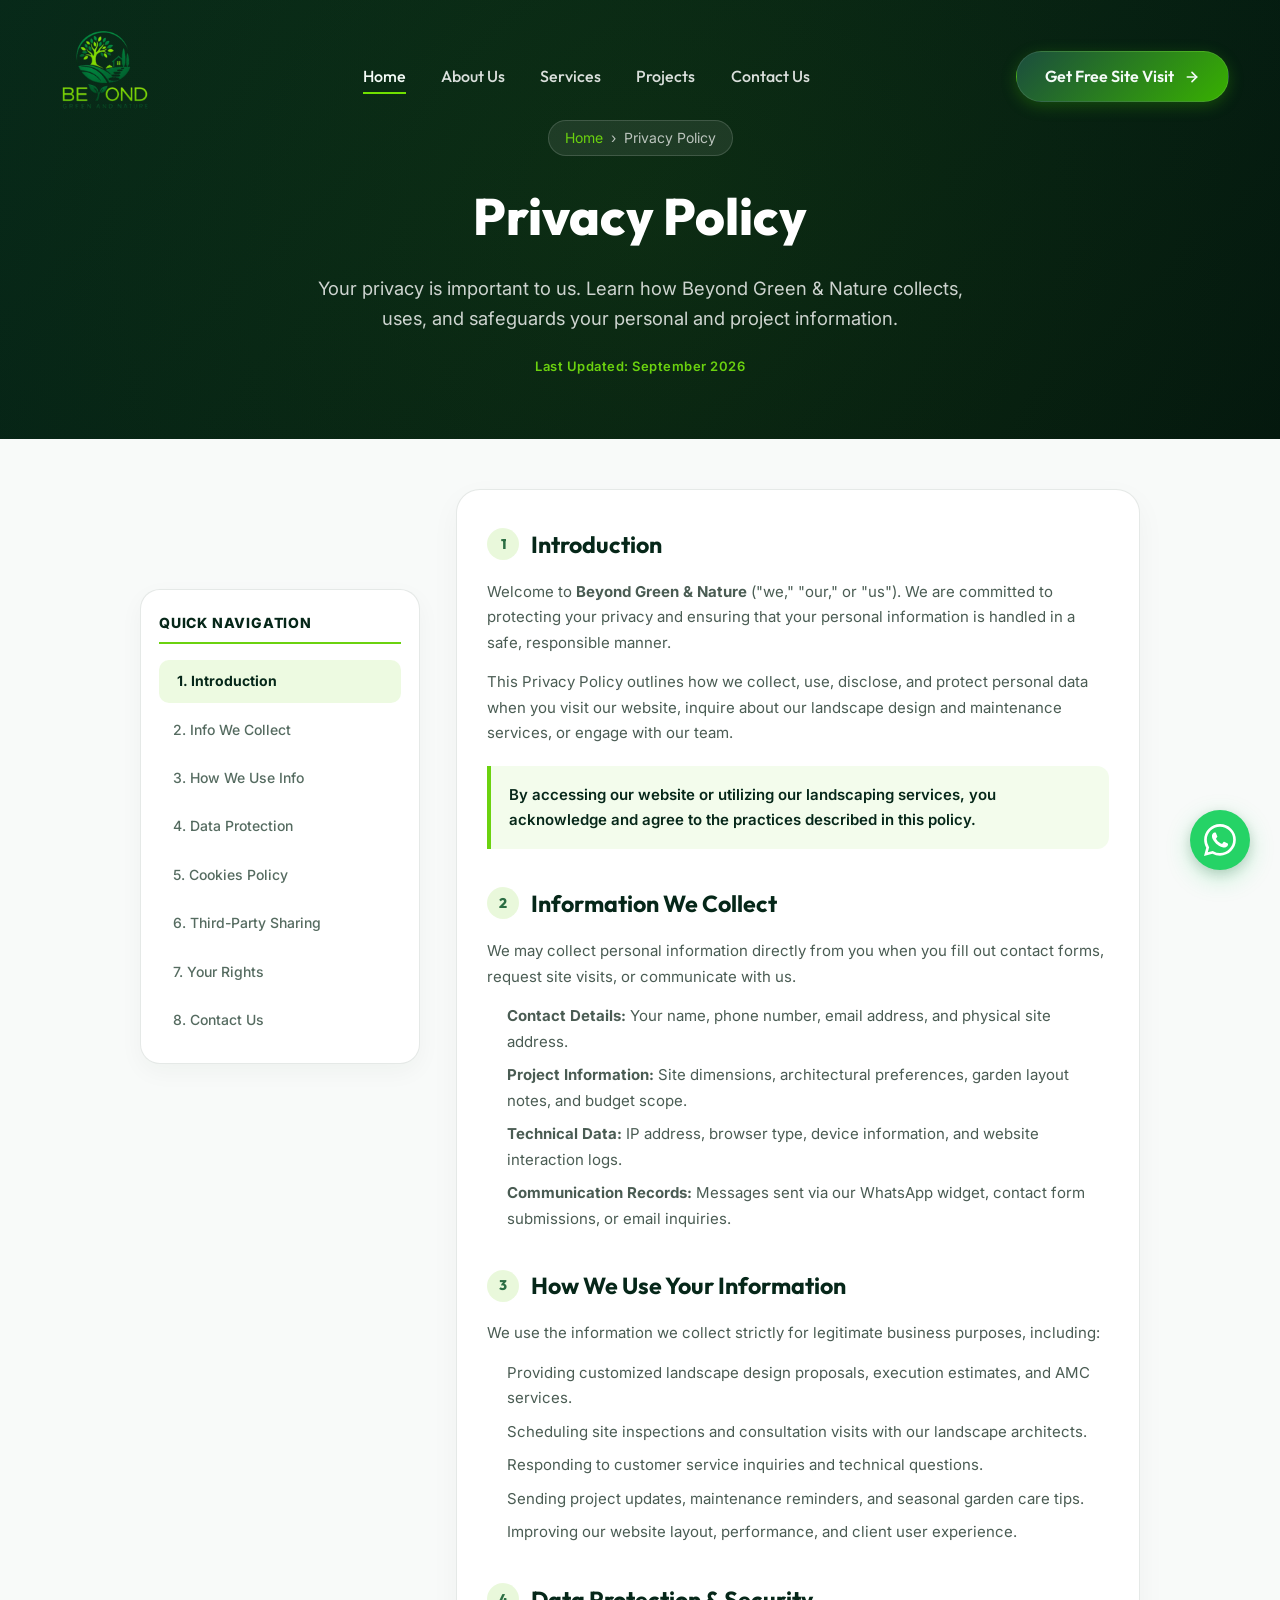
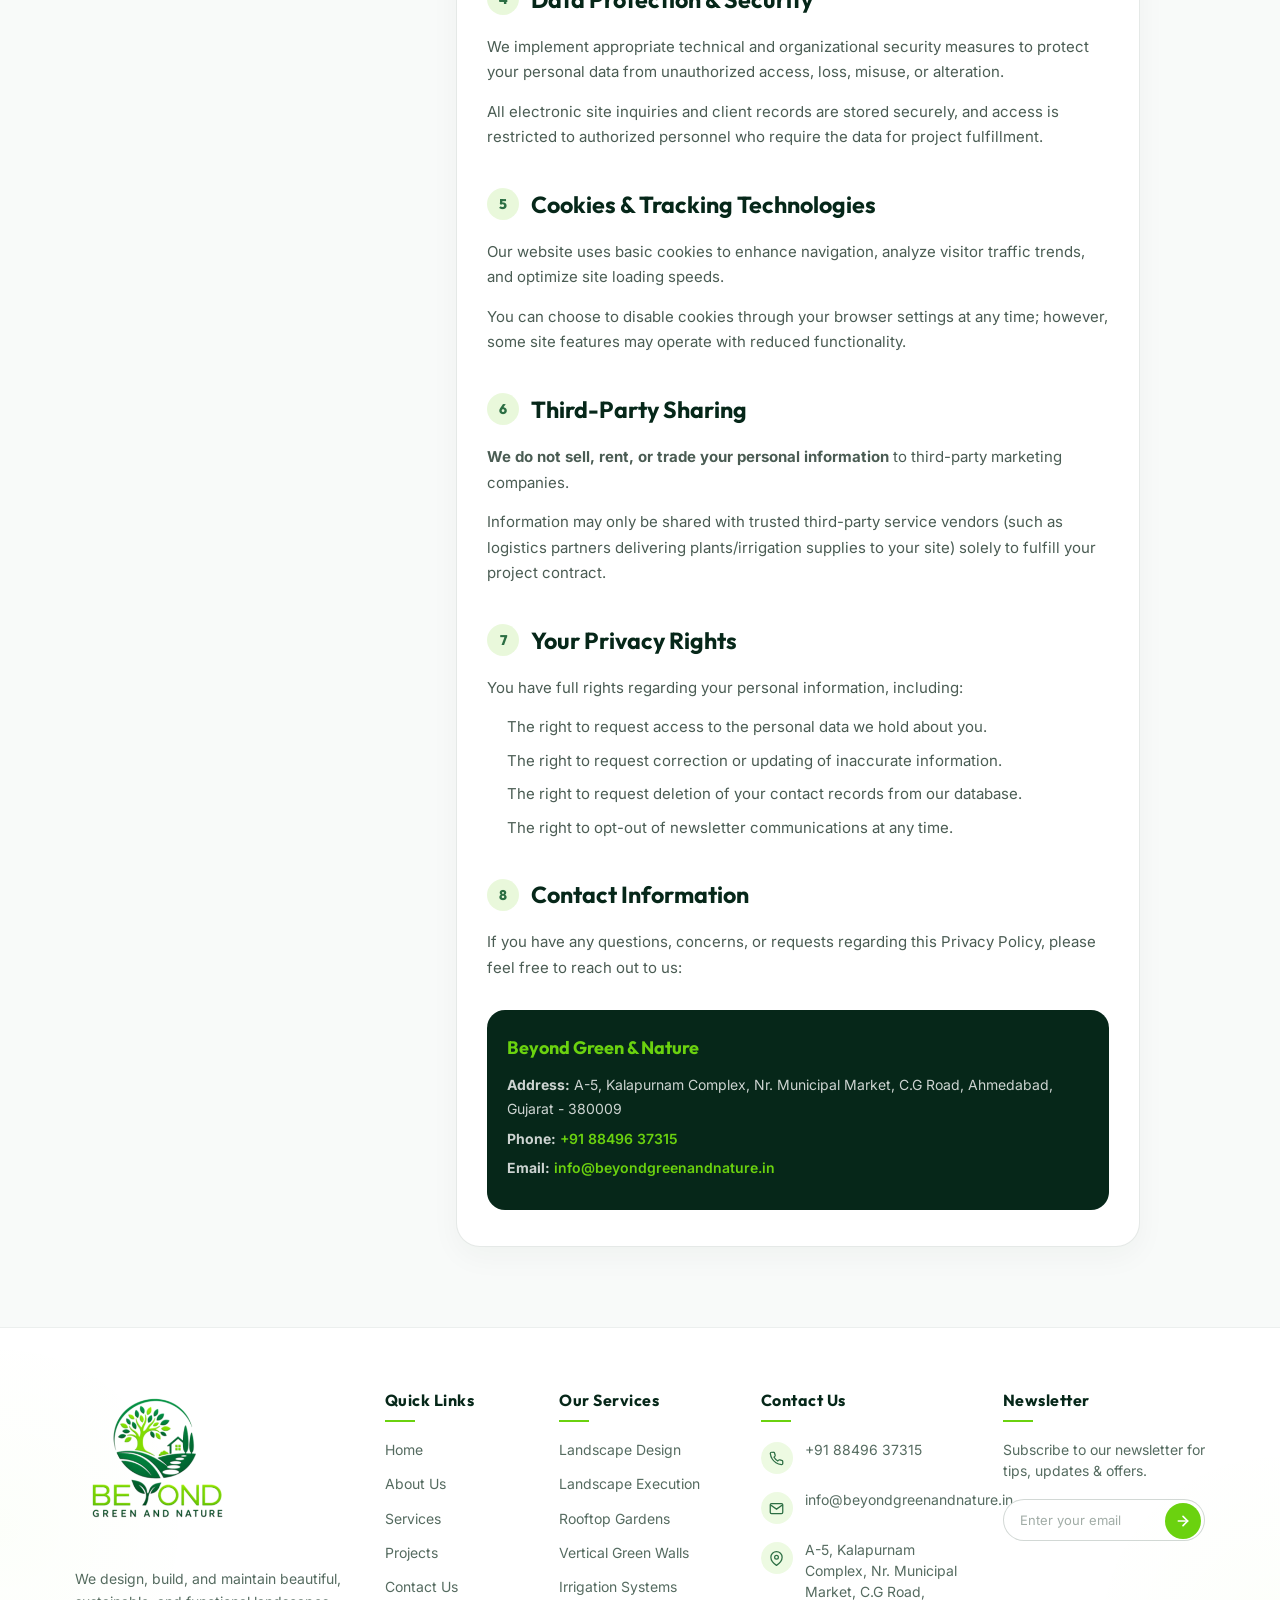
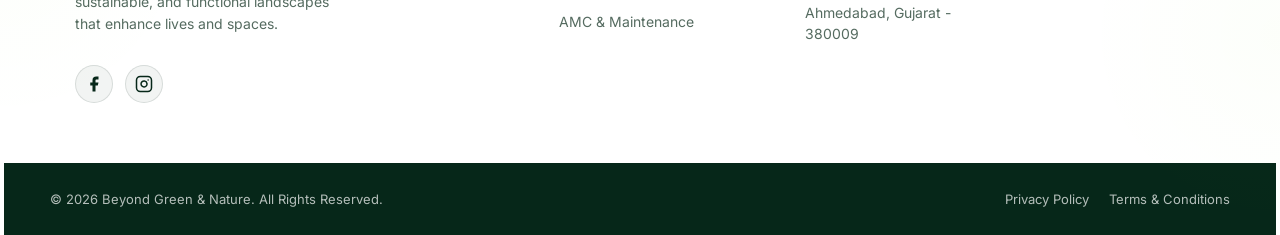
<file: privacy-policy.html>
<!DOCTYPE html>
<html lang="en">
<head>
  <meta charset="UTF-8">
  <meta name="viewport" content="width=device-width, initial-scale=1.0, maximum-scale=5.0">
  <meta name="description" content="Privacy Policy - Beyond Green & Nature. Learn how we handle, protect, and safeguard your personal information and site project details.">
  <title>Privacy Policy | Beyond Green & Nature</title>
  <link rel="stylesheet" href="index.css">
  <link rel="stylesheet" href="_responsive-hardening.css">
  <!-- Favicon -->
  <link rel="icon" type="image/png" href="images%20and%20videos/bg%20%20logo.png">
  
  <style>
    /* Global Safeguards for Mobile Viewport */
    html, body {
      max-width: 100%;
      overflow-x: hidden;
      margin: 0;
      padding: 0;
      box-sizing: border-box;
    }

    *, *::before, *::after {
      box-sizing: border-box;
    }

    /* Legal Pages Custom Styling */
    .legal-hero {
      background: linear-gradient(135deg, #062719 0%, #03160e 100%);
      padding: 120px 20px 60px;
      color: #ffffff;
      text-align: center;
      position: relative;
      overflow: hidden;
      width: 100%;
      box-sizing: border-box;
    }

    .legal-hero::before {
      content: "";
      position: absolute;
      top: -50%;
      left: -50%;
      width: 200%;
      height: 200%;
      background: radial-gradient(circle, rgba(107, 210, 15, 0.08) 0%, transparent 60%);
      pointer-events: none;
    }

    .legal-hero-container {
      max-width: 900px;
      margin: 0 auto;
      position: relative;
      z-index: 2;
      width: 100%;
    }

    .legal-breadcrumb {
      display: inline-flex;
      align-items: center;
      gap: 8px;
      font-size: 14px;
      color: rgba(255, 255, 255, 0.7);
      margin-bottom: 20px;
      background: rgba(255, 255, 255, 0.08);
      padding: 6px 16px;
      border-radius: 30px;
      border: 1px solid rgba(255, 255, 255, 0.15);
      max-width: 100%;
      flex-wrap: wrap;
      justify-content: center;
    }

    .legal-breadcrumb a {
      color: #6bd20f;
      text-decoration: none;
      transition: color 0.3s;
    }

    .legal-breadcrumb a:hover {
      color: #ffffff;
    }

    .legal-title {
      font-size: clamp(2rem, 5vw, 3.2rem);
      font-family: var(--font-heading, 'Outfit', sans-serif);
      font-weight: 800;
      color: #ffffff;
      margin-bottom: 16px;
      word-wrap: break-word;
    }

    .legal-subtitle {
      font-size: clamp(0.95rem, 2vw, 1.15rem);
      color: rgba(255, 255, 255, 0.8);
      max-width: 650px;
      margin: 0 auto 20px;
      line-height: 1.6;
    }

    .legal-last-updated {
      font-size: 13px;
      color: #6bd20f;
      font-weight: 600;
      letter-spacing: 0.5px;
    }

    /* Content Area */
    .legal-content-section {
      background: #f8faf9;
      padding: 50px 16px 80px;
      width: 100%;
      box-sizing: border-box;
      overflow-x: hidden;
    }

    .legal-container {
      max-width: 1000px;
      margin: 0 auto;
      display: grid;
      grid-template-columns: 280px 1fr;
      gap: 36px;
      width: 100%;
      box-sizing: border-box;
    }

    .legal-container > * {
      min-width: 0; /* Critical CSS Grid item fix for horizontal blowout */
      max-width: 100%;
      box-sizing: border-box;
    }

    /* Sidebar Navigation */
    .legal-sidebar {
      position: sticky;
      top: 100px;
      height: fit-content;
      background: #ffffff;
      border-radius: 20px;
      padding: 22px 18px;
      border: 1px solid rgba(6, 39, 25, 0.1);
      box-shadow: 0 8px 25px rgba(6, 39, 25, 0.04);
      width: 100%;
      box-sizing: border-box;
    }

    .legal-sidebar-title {
      font-size: 14px;
      font-weight: 800;
      color: #062719;
      text-transform: uppercase;
      letter-spacing: 0.8px;
      margin-bottom: 16px;
      padding-bottom: 8px;
      border-bottom: 2px solid #6bd20f;
    }

    .legal-sidebar-nav {
      list-style: none;
      padding: 0;
      margin: 0;
      display: flex;
      flex-direction: column;
      gap: 6px;
    }

    .legal-sidebar-nav a {
      font-size: 14px;
      color: #556b60;
      text-decoration: none;
      padding: 10px 14px;
      border-radius: 10px;
      display: block;
      transition: all 0.25s ease;
      font-weight: 500;
    }

    .legal-sidebar-nav a:hover,
    .legal-sidebar-nav a.active {
      background: rgba(107, 210, 15, 0.12);
      color: #062719;
      font-weight: 700;
      padding-left: 18px;
    }

    /* Main Content Area */
    .legal-body {
      background: #ffffff;
      border-radius: 24px;
      padding: 36px 30px;
      border: 1px solid rgba(6, 39, 25, 0.1);
      box-shadow: 0 10px 30px rgba(6, 39, 25, 0.04);
      width: 100%;
      box-sizing: border-box;
      overflow-wrap: break-word;
      word-wrap: break-word;
    }

    .legal-card {
      margin-bottom: 36px;
      scroll-margin-top: 110px;
      width: 100%;
      box-sizing: border-box;
    }

    .legal-card:last-child {
      margin-bottom: 0;
    }

    .legal-card-heading {
      font-size: clamp(1.2rem, 3vw, 1.45rem);
      font-weight: 700;
      color: #062719;
      margin-bottom: 16px;
      display: flex;
      align-items: center;
      gap: 12px;
      flex-wrap: wrap;
      word-wrap: break-word;
    }

    .legal-card-heading .badge-num {
      width: 32px;
      height: 32px;
      border-radius: 50%;
      background: rgba(107, 210, 15, 0.15);
      color: #2c6e43;
      font-size: 14px;
      font-weight: 800;
      display: flex;
      align-items: center;
      justify-content: center;
      flex-shrink: 0;
    }

    .legal-card p {
      font-size: 15px;
      line-height: 1.7;
      color: #4a5c53;
      margin-bottom: 14px;
      overflow-wrap: break-word;
      word-wrap: break-word;
    }

    .legal-card ul {
      margin: 12px 0 18px 20px;
      padding: 0;
      color: #4a5c53;
      font-size: 15px;
      line-height: 1.7;
      width: calc(100% - 20px);
      box-sizing: border-box;
    }

    .legal-card li {
      margin-bottom: 8px;
      overflow-wrap: break-word;
      word-wrap: break-word;
    }

    .highlight-box {
      background: rgba(107, 210, 15, 0.08);
      border-left: 4px solid #6bd20f;
      padding: 16px 18px;
      border-radius: 0 12px 12px 0;
      margin: 20px 0;
      width: 100%;
      box-sizing: border-box;
    }

    .highlight-box p {
      margin: 0;
      color: #062719;
      font-weight: 600;
    }

    .contact-box {
      background: #062719;
      color: #ffffff;
      padding: 24px 20px;
      border-radius: 18px;
      margin-top: 30px;
      width: 100%;
      box-sizing: border-box;
      overflow-wrap: break-word;
      word-wrap: break-word;
    }

    .contact-box h4 {
      color: #6bd20f;
      font-size: 18px;
      margin-bottom: 10px;
    }

    .contact-box p {
      color: rgba(255, 255, 255, 0.8);
      margin-bottom: 6px;
      font-size: 14px;
    }

    .contact-box a {
      color: #6bd20f;
      text-decoration: none;
      font-weight: 600;
      word-break: break-all;
    }

    /* Mobile Responsive Hardening */
    @media (max-width: 991px) {
      .legal-content-section {
        padding: 30px 12px 60px;
      }

      .legal-container {
        grid-template-columns: 1fr;
        gap: 20px;
        width: 100%;
      }

      .legal-sidebar {
        position: static;
        width: 100%;
        box-sizing: border-box;
        padding: 16px 14px;
        overflow: hidden;
      }

      .legal-sidebar-nav {
        display: flex;
        flex-direction: row;
        overflow-x: auto;
        -webkit-overflow-scrolling: touch;
        padding-bottom: 6px;
        gap: 8px;
        width: 100%;
        box-sizing: border-box;
      }

      .legal-sidebar-nav a {
        white-space: nowrap;
        background: #f8faf9;
        font-size: 13px;
        padding: 8px 12px;
      }

      .legal-body {
        padding: 24px 16px;
        border-radius: 18px;
        width: 100%;
        box-sizing: border-box;
      }

      .legal-card ul {
        margin-left: 16px;
        width: calc(100% - 16px);
      }
    }

    @media (max-width: 575px) {
      .legal-hero {
        padding: 90px 14px 40px;
      }

      .legal-body {
        padding: 20px 14px;
        border-radius: 16px;
      }

      .legal-card-heading {
        font-size: 1.15rem;
        gap: 8px;
      }

      .legal-card p, .legal-card li {
        font-size: 14px;
        line-height: 1.6;
      }
    }
  </style>
</head>
<body>

  <!-- Header Placeholder loaded dynamically via theme-loader.js -->
  <header id="header">
    <div id="header-placeholder"></div>
  </header>

  <!-- Hero Section -->
  <section class="legal-hero">
    <div class="legal-hero-container">
      <div class="legal-breadcrumb">
        <a href="index.html">Home</a>
        <span>&rsaquo;</span>
        <span>Privacy Policy</span>
      </div>
      <h1 class="legal-title">Privacy Policy</h1>
      <p class="legal-subtitle">
        Your privacy is important to us. Learn how Beyond Green & Nature collects, uses, and safeguards your personal and project information.
      </p>
      <span class="legal-last-updated">Last Updated: September 2026</span>
    </div>
  </section>

  <!-- Content Section -->
  <section class="legal-content-section">
    <div class="legal-container">

      <!-- Navigation Sidebar -->
      <aside class="legal-sidebar">
        <div class="legal-sidebar-title">Quick Navigation</div>
        <ul class="legal-sidebar-nav">
          <li><a href="#section-1" class="active">1. Introduction</a></li>
          <li><a href="#section-2">2. Info We Collect</a></li>
          <li><a href="#section-3">3. How We Use Info</a></li>
          <li><a href="#section-4">4. Data Protection</a></li>
          <li><a href="#section-5">5. Cookies Policy</a></li>
          <li><a href="#section-6">6. Third-Party Sharing</a></li>
          <li><a href="#section-7">7. Your Rights</a></li>
          <li><a href="#section-8">8. Contact Us</a></li>
        </ul>
      </aside>

      <!-- Main Body -->
      <main class="legal-body">

        <!-- Section 1 -->
        <article id="section-1" class="legal-card">
          <h2 class="legal-card-heading">
            <span class="badge-num">1</span>
            Introduction
          </h2>
          <p>
            Welcome to <strong>Beyond Green & Nature</strong> ("we," "our," or "us"). We are committed to protecting your privacy and ensuring that your personal information is handled in a safe, responsible manner.
          </p>
          <p>
            This Privacy Policy outlines how we collect, use, disclose, and protect personal data when you visit our website, inquire about our landscape design and maintenance services, or engage with our team.
          </p>
          <div class="highlight-box">
            <p>By accessing our website or utilizing our landscaping services, you acknowledge and agree to the practices described in this policy.</p>
          </div>
        </article>

        <!-- Section 2 -->
        <article id="section-2" class="legal-card">
          <h2 class="legal-card-heading">
            <span class="badge-num">2</span>
            Information We Collect
          </h2>
          <p>We may collect personal information directly from you when you fill out contact forms, request site visits, or communicate with us.</p>
          <ul>
            <li><strong>Contact Details:</strong> Your name, phone number, email address, and physical site address.</li>
            <li><strong>Project Information:</strong> Site dimensions, architectural preferences, garden layout notes, and budget scope.</li>
            <li><strong>Technical Data:</strong> IP address, browser type, device information, and website interaction logs.</li>
            <li><strong>Communication Records:</strong> Messages sent via our WhatsApp widget, contact form submissions, or email inquiries.</li>
          </ul>
        </article>

        <!-- Section 3 -->
        <article id="section-3" class="legal-card">
          <h2 class="legal-card-heading">
            <span class="badge-num">3</span>
            How We Use Your Information
          </h2>
          <p>We use the information we collect strictly for legitimate business purposes, including:</p>
          <ul>
            <li>Providing customized landscape design proposals, execution estimates, and AMC services.</li>
            <li>Scheduling site inspections and consultation visits with our landscape architects.</li>
            <li>Responding to customer service inquiries and technical questions.</li>
            <li>Sending project updates, maintenance reminders, and seasonal garden care tips.</li>
            <li>Improving our website layout, performance, and client user experience.</li>
          </ul>
        </article>

        <!-- Section 4 -->
        <article id="section-4" class="legal-card">
          <h2 class="legal-card-heading">
            <span class="badge-num">4</span>
            Data Protection & Security
          </h2>
          <p>
            We implement appropriate technical and organizational security measures to protect your personal data from unauthorized access, loss, misuse, or alteration.
          </p>
          <p>
            All electronic site inquiries and client records are stored securely, and access is restricted to authorized personnel who require the data for project fulfillment.
          </p>
        </article>

        <!-- Section 5 -->
        <article id="section-5" class="legal-card">
          <h2 class="legal-card-heading">
            <span class="badge-num">5</span>
            Cookies & Tracking Technologies
          </h2>
          <p>
            Our website uses basic cookies to enhance navigation, analyze visitor traffic trends, and optimize site loading speeds.
          </p>
          <p>
            You can choose to disable cookies through your browser settings at any time; however, some site features may operate with reduced functionality.
          </p>
        </article>

        <!-- Section 6 -->
        <article id="section-6" class="legal-card">
          <h2 class="legal-card-heading">
            <span class="badge-num">6</span>
            Third-Party Sharing
          </h2>
          <p>
            <strong>We do not sell, rent, or trade your personal information</strong> to third-party marketing companies.
          </p>
          <p>
            Information may only be shared with trusted third-party service vendors (such as logistics partners delivering plants/irrigation supplies to your site) solely to fulfill your project contract.
          </p>
        </article>

        <!-- Section 7 -->
        <article id="section-7" class="legal-card">
          <h2 class="legal-card-heading">
            <span class="badge-num">7</span>
            Your Privacy Rights
          </h2>
          <p>You have full rights regarding your personal information, including:</p>
          <ul>
            <li>The right to request access to the personal data we hold about you.</li>
            <li>The right to request correction or updating of inaccurate information.</li>
            <li>The right to request deletion of your contact records from our database.</li>
            <li>The right to opt-out of newsletter communications at any time.</li>
          </ul>
        </article>

        <!-- Section 8 -->
        <article id="section-8" class="legal-card">
          <h2 class="legal-card-heading">
            <span class="badge-num">8</span>
            Contact Information
          </h2>
          <p>If you have any questions, concerns, or requests regarding this Privacy Policy, please feel free to reach out to us:</p>
          
          <div class="contact-box">
            <h4>Beyond Green & Nature</h4>
            <p><strong>Address:</strong> A-5, Kalapurnam Complex, Nr. Municipal Market, C.G Road, Ahmedabad, Gujarat - 380009</p>
            <p><strong>Phone:</strong> <a href="tel:+918849637315">+91 88496 37315</a></p>
            <p><strong>Email:</strong> <a href="mailto:info@beyondgreenandnature.in">info@beyondgreenandnature.in</a></p>
          </div>
        </article>

      </main>
    </div>
  </section>

  <!-- Shared Footer Placeholder -->
  <footer class="footer">
    <div id="footer-placeholder"></div>
  </footer>

  <script src="theme-loader.js"></script>

</body>
</html>
</file>
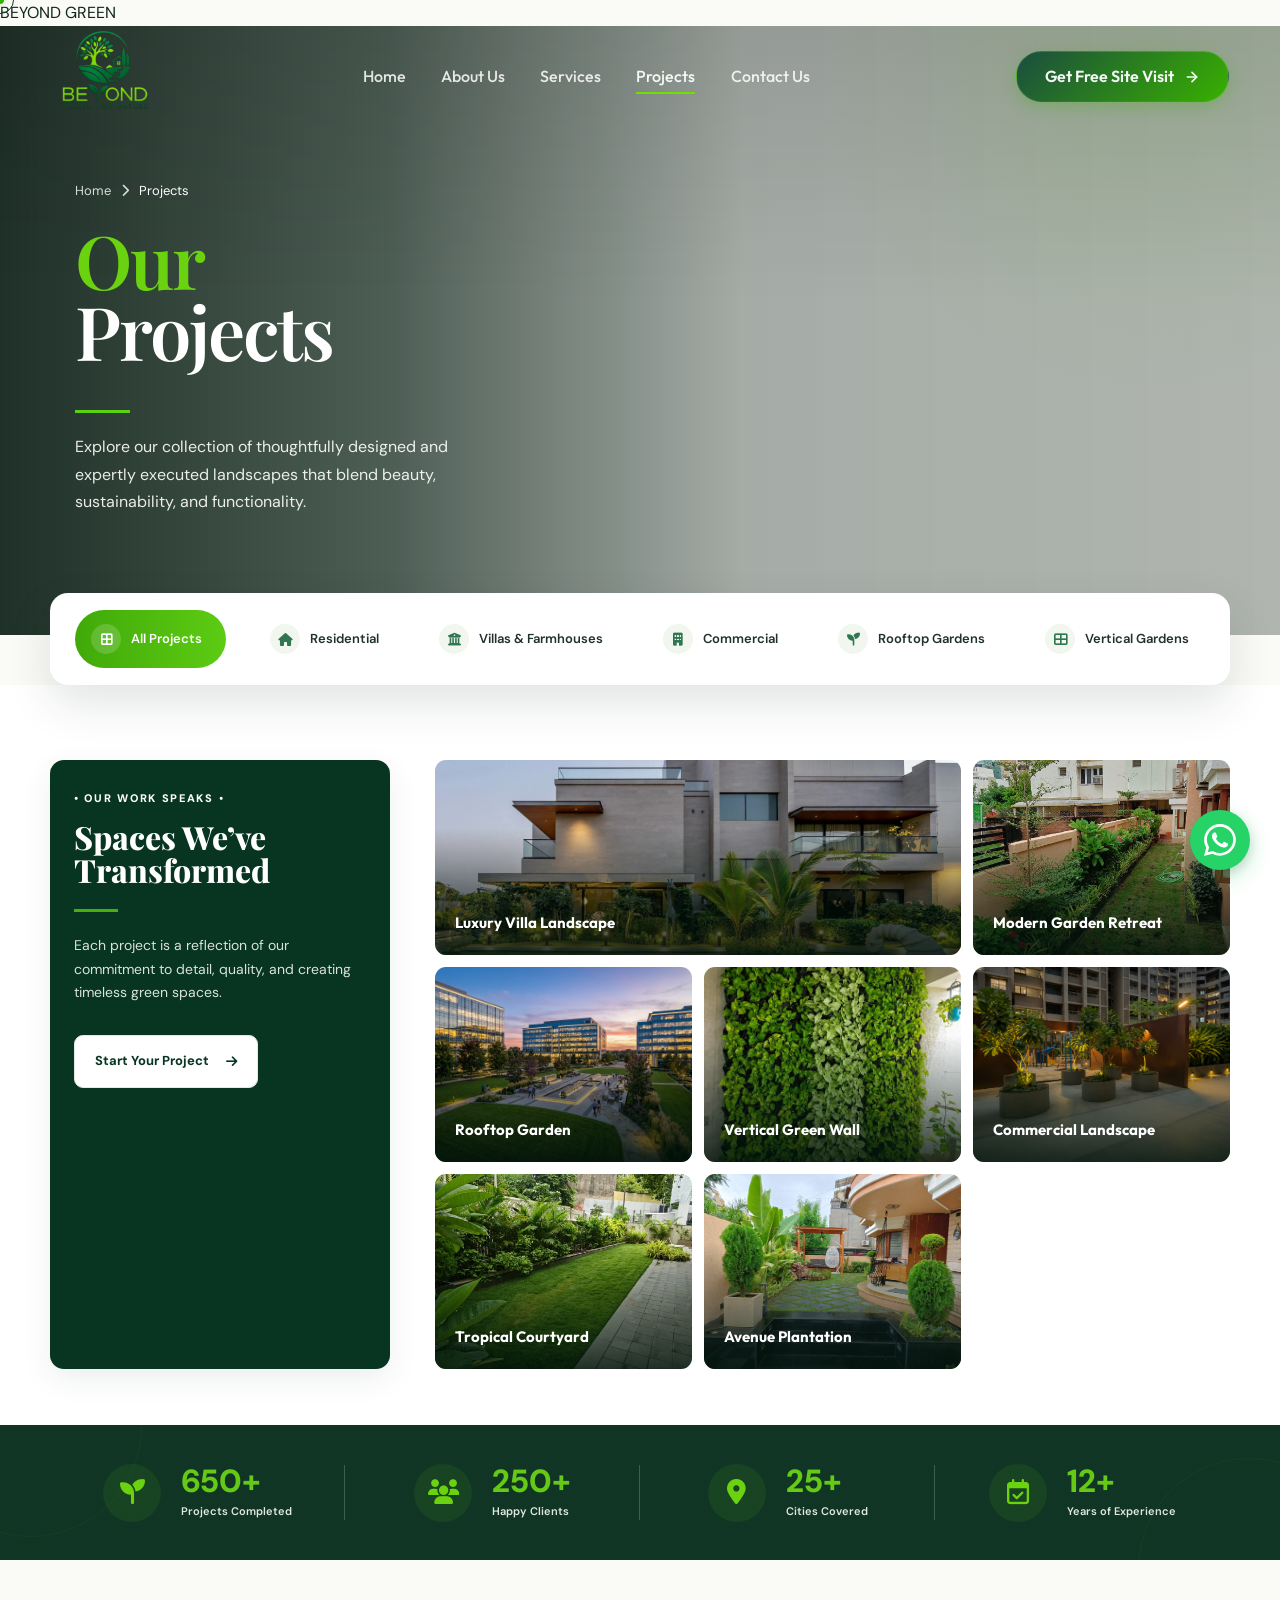
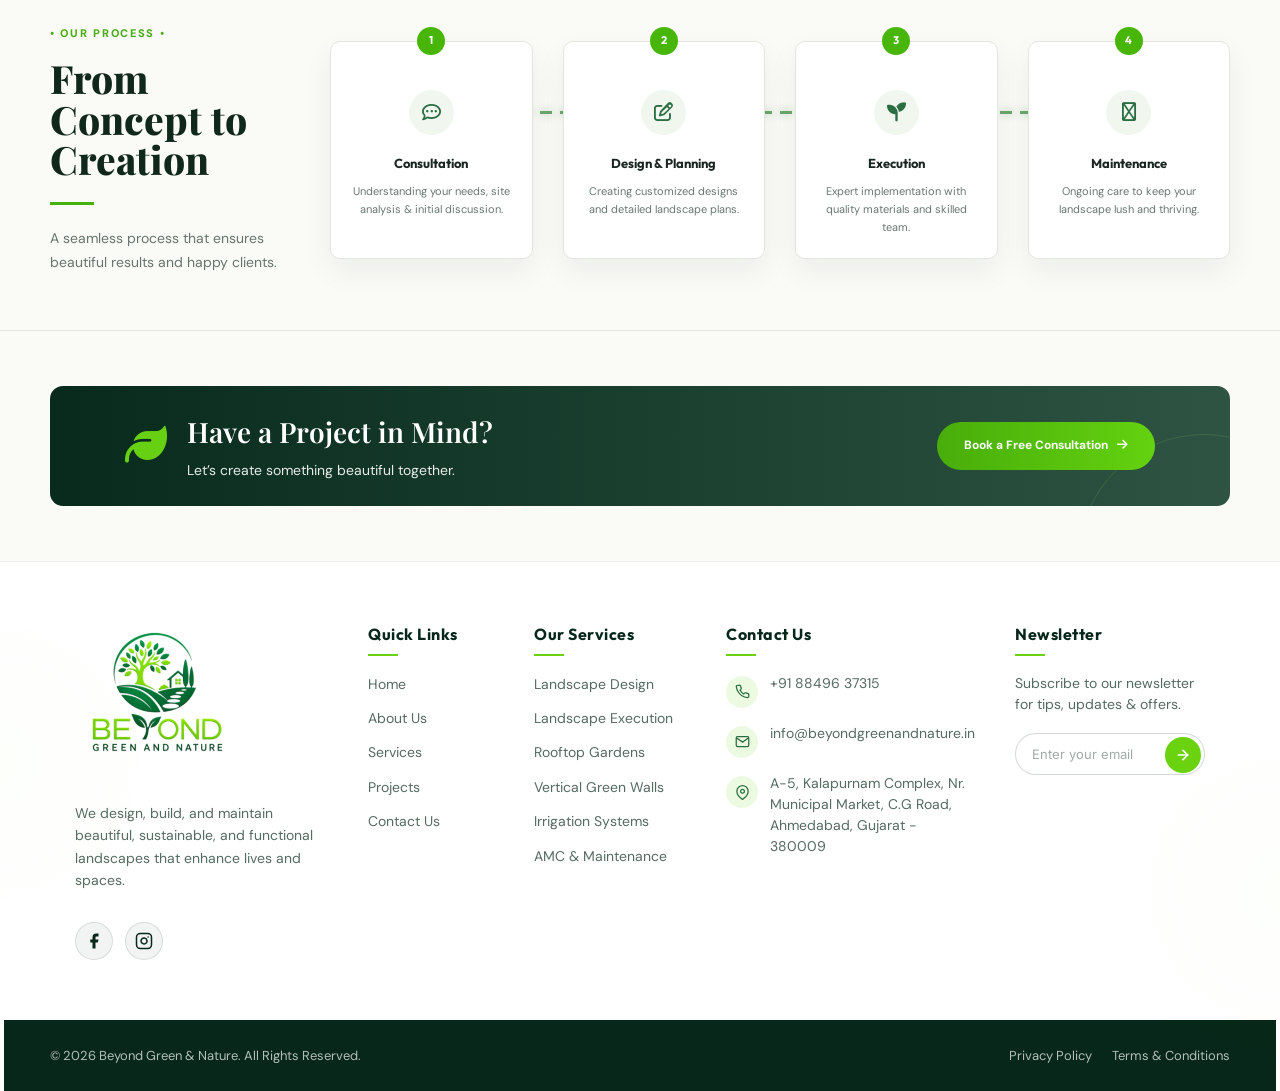
<file: project.html>
<!DOCTYPE html>
<html lang="en">

<head>
    <meta charset="UTF-8">
    <meta name="viewport" content="width=device-width, initial-scale=1.0">

    <title>Our Projects | Beyond Green & Nature</title>

    <link rel="preconnect" href="https://fonts.googleapis.com">
    <link rel="preconnect" href="https://fonts.gstatic.com" crossorigin>
    <link
        href="https://fonts.googleapis.com/css2?family=DM+Sans:wght@400;500;600;700&family=Playfair+Display:wght@500;600;700&display=swap"
        rel="stylesheet">

    <link rel="stylesheet" href="https://cdnjs.cloudflare.com/ajax/libs/font-awesome/6.5.2/css/all.min.css">
    <link rel="stylesheet" href="index.css">

    <style>
        /* =====================================================
   BASE
===================================================== */

        :root {
            --green-dark: #062719;
            --green-deep: #031d12;
            --green: #45b90a;
            --green-bright: #5bd310;
            --green-soft: #eef7e9;
            --cream: #fafaf6;
            --text: #12271c;
            --muted: #67756e;
            --border: #e4e9e2;
            --white: #ffffff;
        }

        * {
            margin: 0;
            padding: 0;
            box-sizing: border-box;
        }

        html {
            scroll-behavior: smooth;
        }

        body {
            font-family: 'DM Sans', sans-serif;
            background: var(--cream);
            color: var(--text);
            overflow-x: hidden;
        }

        img {
            width: 100%;
            height: 100%;
            object-fit: cover;
            display: block;
        }

        a {
            color: inherit;
            text-decoration: none;
        }

        button {
            font: inherit;
        }

        .container {
            width: min(1180px, calc(100% - 48px));
            margin: auto;
        }

        /* =====================================================
   HEADER + HERO
===================================================== */

        .hero {
            min-height: 510px;
            position: relative;
            color: #fff;
            background:
                linear-gradient(90deg,
                    rgba(1, 21, 12, .88) 0%,
                    rgba(2, 26, 15, .70) 30%,
                    rgba(1, 20, 12, .34) 58%,
                    rgba(1, 18, 11, .30) 100%),
                url("https://images.unsplash.com/photo-1600566753086-00f18fb6b3ea?auto=format&fit=crop&w=2200&q=90") center/cover no-repeat;
            padding-top: 110px;
        }

        .hero::after {
            content: "";
            position: absolute;
            inset: 0;
            background:
                linear-gradient(180deg, rgba(0, 0, 0, .10), transparent 45%),
                radial-gradient(circle at 90% 5%, rgba(80, 180, 20, .12), transparent 26%);
            pointer-events: none;
        }

        .hero-content {
            position: relative;
            z-index: 2;
            padding-top: 45px;
            max-width: 555px;
        }

        .breadcrumb {
            display: flex;
            gap: 10px;
            align-items: center;
            font-size: 13px;
            margin-bottom: 23px;
            color: rgba(255, 255, 255, .82);
        }

        .breadcrumb span:last-child {
            color: #ffffff; /* Make breadcrumbs text white */
        }

        .hero-title {
            font-family: 'Playfair Display', serif;
            font-size: 74px;
            line-height: .96;
            letter-spacing: -2px;
            font-weight: 600;
        }

        .hero-title .green {
            color: #ffffff; /* Make banner title text white */
        }

        .parrot-green {
            color: #6bd20f !important; /* Parrot light green */
        }

        .hero-line {
            width: 55px;
            height: 3px;
            margin: 20px 0;
            background: #5bd211;
        }

        .hero-desc {
            max-width: 410px;
            color: rgba(255, 255, 255, .9);
            font-size: 16px;
            line-height: 1.7;
        }

        /* =====================================================
   CATEGORY FILTER
===================================================== */

        .category-wrap {
            margin-top: -42px;
            position: relative;
            z-index: 10;
        }

        .category-box {
            background: #fff;
            min-height: 92px;
            border-radius: 18px;
            padding: 16px 25px;
            display: flex;
            align-items: center;
            justify-content: space-between;
            gap: 8px;
            box-shadow: 0 18px 45px rgba(12, 42, 25, .12);
        }

        .filter-btn {
            border: 0;
            background: transparent;
            color: #213228;
            padding: 14px 16px;
            border-radius: 30px;
            display: flex;
            align-items: center;
            gap: 10px;
            cursor: pointer;
            white-space: nowrap;
            transition: .3s;
            font-weight: 600;
            font-size: 13px;
        }

        .filter-btn i {
            width: 30px;
            height: 30px;
            border-radius: 50%;
            display: grid;
            place-items: center;
            background: #f1f7ee;
            color: #2f7651;
        }

        .filter-btn.active {
            color: #fff;
            background: linear-gradient(90deg, #40a909, #5dcc13);
            padding-right: 24px;
        }

        .filter-btn.active i {
            background: rgba(255, 255, 255, .17);
            color: #fff;
        }

        /* =====================================================
   PROJECT SHOWCASE
===================================================== */

        .projects-section {
            padding: 75px 0 55px;
            background: #ffffff !important; /* White background */
        }

        .projects-layout {
            display: grid;
            grid-template-columns: 340px 1fr; /* Increased width of this box */
            gap: 45px;
        }

        .projects-intro {
            background: #073522; /* Dark green card background */
            color: #ffffff;
            padding: 30px 24px;
            border-radius: 14px;
            box-shadow: 0 10px 30px rgba(7, 53, 34, 0.08);
        }

        .projects-intro .eyebrow {
            color: #ffffff !important; /* Make this text white color */
            margin-bottom: 12px;
        }

        .projects-intro .section-title {
            color: #ffffff !important;
            font-size: 32px;
        }

        .projects-intro .intro-copy {
            color: rgba(255, 255, 255, 0.85) !important;
        }

        .eyebrow {
            color: #4aaa13;
            font-size: 11px;
            font-weight: 800;
            letter-spacing: 1.7px;
            text-transform: uppercase;
            margin-bottom: 15px;
        }

        .section-title {
            font-family: 'Playfair Display', serif;
            font-size: 39px;
            line-height: 1.05;
            color: #10271b;
        }

        .small-line {
            width: 44px;
            height: 3px;
            background: #45b20c;
            margin: 22px 0;
        }

        .intro-copy {
            font-size: 14px;
            color: #66756d;
            line-height: 1.7;
        }

        .start-btn {
            margin-top: 30px;
            display: inline-flex;
            align-items: center;
            gap: 17px;
            color: #073522;
            background: #ffffff;
            border: 1px solid #e4e9e2;
            border-radius: 9px;
            padding: 15px 20px;
            font-size: 13px;
            font-weight: 700;
            transition: all 0.35s cubic-bezier(0.25, 0.8, 0.25, 1);
        }

        .start-btn:hover {
            background: #073522;
            color: #ffffff;
            border-color: #073522;
            transform: translateY(-3px);
            box-shadow: 0 8px 24px rgba(7, 53, 34, 0.15);
        }

        .view-link {
            margin-top: 15px;
            display: inline-flex;
            align-items: center;
            gap: 10px;
            color: #073522;
            background: #ffffff;
            border: 1px solid #e4e9e2;
            border-radius: 9px;
            padding: 15px 20px;
            font-size: 13px;
            font-weight: 700;
            transition: all 0.35s cubic-bezier(0.25, 0.8, 0.25, 1);
        }

        .view-link:hover {
            background: #073522;
            color: #ffffff;
            border-color: #073522;
            transform: translateY(-3px);
            box-shadow: 0 8px 24px rgba(7, 53, 34, 0.15);
        }

        /* project grid */

        .projects-grid {
            display: grid;
            grid-template-columns: repeat(6, 1fr);
            grid-auto-rows: 195px;
            gap: 12px;
        }

        .project-card {
            position: relative;
            overflow: hidden;
            border-radius: 11px;
            cursor: pointer;
            background: #071c12;
        }

        .project-card::after {
            content: "";
            position: absolute;
            inset: 0;
            background: linear-gradient(180deg,
                    rgba(0, 0, 0, 0) 35%,
                    rgba(0, 18, 10, .83) 100%);
        }

        .project-card img {
            transition: transform .6s cubic-bezier(.2, .7, .2, 1);
        }

        .project-card:hover img {
            transform: scale(1.07);
        }

        .project-info {
            position: absolute;
            z-index: 2;
            left: 20px;
            right: 18px;
            bottom: 16px;
            color: white;
        }

        .project-info h3 {
            font-size: 15px;
            margin-bottom: 4px;
            color: #ffffff !important; /* Force project names to be white color */
        }

        .location {
            color: #d9e2dc;
            font-size: 11px;
        }

        .location i {
            color: #72d936;
            margin-right: 5px;
        }

        .project-card.large-a {
            grid-column: span 4;
        }

        .project-card.large-b {
            grid-column: span 2;
        }

        .project-card.small {
            grid-column: span 2;
        }

        .project-card.bottom {
            grid-column: span 2;
        }

        .load-more {
            display: flex;
            justify-content: center;
            margin-top: 27px;
        }

        .load-btn {
            border: 0;
            cursor: pointer;
            color: white;
            background: linear-gradient(90deg, #45a90d, #60ce12);
            padding: 13px 28px;
            border-radius: 30px;
            font-size: 12px;
            font-weight: 700;
            box-shadow: 0 8px 18px rgba(65, 180, 10, .2);
        }

        /* =====================================================
   STATISTICS
===================================================== */

        .stats-section {
            position: relative;
            overflow: hidden;
            background:
                linear-gradient(rgba(2, 41, 24, .94), rgba(2, 41, 24, .94)),
                url("https://images.unsplash.com/photo-1585320806297-9794b3e4eeae?auto=format&fit=crop&w=1800&q=80") center/cover;
            color: white;
        }

        .stats-section::before,
        .stats-section::after {
            content: "";
            position: absolute;
            width: 220px;
            height: 220px;
            border-radius: 50%;
            border: 1px solid rgba(90, 200, 35, .06);
        }

        .stats-section::before {
            left: -80px;
            top: -110px;
        }

        .stats-section::after {
            right: -80px;
            bottom: -120px;
        }

        .stats {
            min-height: 135px;
            display: grid;
            grid-template-columns: repeat(4, 1fr);
            align-items: center;
        }

        .stat {
            display: flex;
            align-items: center;
            justify-content: center;
            gap: 20px;
            position: relative;
            padding: 15px 20px;
            border-radius: 14px;
            transition: all 0.35s cubic-bezier(0.25, 0.8, 0.25, 1);
            cursor: pointer;
        }

        .stat:hover {
            background: rgba(255, 255, 255, 0.06);
            transform: translateY(-6px);
        }

        .stat:not(:last-child)::after {
            content: "";
            position: absolute;
            right: 0;
            width: 1px;
            height: 55px;
            background: rgba(255, 255, 255, .2);
            transition: opacity 0.3s;
        }

        .stat:hover::after {
            opacity: 0;
        }

        .stat-icon {
            width: 58px;
            height: 58px;
            border-radius: 50%;
            display: grid;
            place-items: center;
            background: rgba(112, 224, 0, .08);
            color: #6bd20f;
            font-size: 25px;
            transition: all 0.4s cubic-bezier(0.25, 0.8, 0.25, 1);
        }

        .stat:hover .stat-icon {
            background: #6bd20f;
            color: #062719;
            transform: scale(1.15) rotate(8deg);
            box-shadow: 0 5px 18px rgba(107, 210, 15, 0.4);
        }

        .stat-value {
            color: #65c915;
            font-size: 32px;
            font-weight: 800;
            line-height: 1;
        }

        .stat-label {
            margin-top: 6px;
            font-size: 11px;
            color: #e0e8e2;
            font-weight: 600;
        }

        /* =====================================================
   PROCESS
===================================================== */

        .process-section {
            padding: 65px 0 55px;
            background: #fafaf7;
        }

        .process-layout {
            display: grid;
            grid-template-columns: 235px 1fr;
            gap: 45px;
            align-items: center;
        }

        .process-cards {
            position: relative;
            display: grid;
            grid-template-columns: repeat(4, 1fr);
            gap: 30px;
        }

        .process-cards::before {
            content: "";
            position: absolute;
            top: 70px;
            left: 10%;
            right: 10%;
            height: 3px;
            background: linear-gradient(90deg, #6ba66b 60%, transparent 40%);
            background-size: 20px 100%;
            z-index: 0;
            animation: dashflow 0.8s linear infinite;
            filter: drop-shadow(0 0 4px rgba(107, 166, 107, 0.6));
        }

        @keyframes dashflow {
            to {
                background-position: 20px 0;
            }
        }

        .process-card {
            position: relative;
            z-index: 2;
            min-height: 190px;
            padding: 48px 18px 22px;
            border: 1px solid #e2e7df;
            border-radius: 10px;
            background: #fff;
            text-align: center;
            box-shadow: 0 12px 30px rgba(13, 46, 28, .06);
            transition: transform 0.4s cubic-bezier(0.25, 0.8, 0.25, 1), border-color 0.3s, box-shadow 0.3s;
            transform-style: preserve-3d;
        }

        .process-card:hover {
            border-color: rgba(112, 224, 0, 0.25);
            box-shadow: 0 16px 35px rgba(7, 24, 16, 0.08);
        }

        .step-number {
            position: absolute;
            top: -15px;
            left: 50%;
            transform: translateX(-50%);
            width: 28px;
            height: 28px;
            border-radius: 50%;
            background: #48b509;
            color: white;
            font-size: 11px;
            font-weight: 700;
            display: grid;
            place-items: center;
        }

        .process-icon {
            width: 45px;
            height: 45px;
            border-radius: 50%;
            background: #f1f7ee;
            color: #2c6e43;
            display: grid;
            place-items: center;
            margin: auto auto 18px;
            font-size: 19px;
        }

        .process-card h4 {
            font-size: 13px;
            margin-bottom: 8px;
        }

        .process-card p {
            color: #69776f;
            font-size: 11px;
            line-height: 1.65;
        }

        /* =====================================================
   FINAL CTA
===================================================== */

        .final-cta {
            padding: 55px 0 55px; /* Added top padding */
            background: #fafaf7;
        }

        .cta-box {
            min-height: 120px;
            border-radius: 13px;
            overflow: hidden;
            position: relative;
            display: grid;
            grid-template-columns: 1fr auto;
            align-items: center;
            padding: 0 75px;
            color: white;
            background:
                linear-gradient(90deg, rgba(2, 38, 23, .98), rgba(2, 47, 27, .82)),
                url("https://images.unsplash.com/photo-1585320806297-9794b3e4eeae?auto=format&fit=crop&w=1800&q=85") center/cover;
        }

        .cta-box::after {
            content: "";
            position: absolute;
            width: 250px;
            height: 250px;
            right: -100px;
            bottom: -180px;
            border: 1px solid rgba(140, 215, 90, .16);
            border-radius: 50%;
        }

        .cta-content {
            display: flex;
            gap: 20px;
            align-items: center;
        }

        .cta-leaf {
            font-size: 42px;
            color: #68d013;
        }

        .cta-box h2 {
            font-family: 'Playfair Display', serif;
            font-size: 28px;
            font-weight: 600;
            color: #ffffff !important; /* Make this text color white color */
        }

        .cta-box p {
            margin-top: 4px;
            color: #ffffff !important; /* Make this text color white color */
            font-size: 14px;
            opacity: 0.9;
        }

        .cta-button {
            position: relative;
            z-index: 3;
            border: 0;
            color: white;
            font-weight: 700;
            font-size: 12px;
            cursor: pointer;
            padding: 14px 27px;
            border-radius: 30px;
            background: linear-gradient(90deg, #48ad0a, #64d20f);
        }

        /* =====================================================
   ANIMATIONS
===================================================== */

        .reveal {
            opacity: 0;
            transform: translateY(30px);
            transition: opacity .7s ease, transform .7s ease;
        }

        .reveal.show {
            opacity: 1;
            transform: translateY(0);
        }

        /* =====================================================
   RESPONSIVE
===================================================== */

        @media(max-width:1000px) {

            .nav-links {
                display: none;
            }

            .hero-title {
                font-size: 58px;
            }

            .category-box {
                overflow-x: auto;
                justify-content: flex-start;
            }

            .projects-layout,
            .process-layout {
                grid-template-columns: 1fr;
            }

            .projects-grid {
                grid-template-columns: repeat(2, 1fr);
                grid-auto-rows: 240px;
            }

            .project-card.large-a,
            .project-card.large-b,
            .project-card.small,
            .project-card.bottom {
                grid-column: span 1;
            }

            .stats {
                grid-template-columns: repeat(2, 1fr);
                padding: 20px 0;
                row-gap: 25px;
            }

            .stat:nth-child(2)::after {
                display: none;
            }

            .process-cards {
                grid-template-columns: repeat(2, 1fr);
            }

            .process-cards::before {
                display: none;
            }

        }

        @media(max-width:700px) {

            .container {
                width: min(100% - 28px, 1180px);
            }

            .navbar {
                height: 75px;
            }

            .logo-text {
                display: none;
            }

            .nav-cta {
                font-size: 11px;
                padding: 11px 15px;
            }

            .hero {
                min-height: 480px;
            }

            .hero-title {
                font-size: 48px;
            }

            .hero-content {
                padding-top: 55px;
            }

            .category-wrap {
                margin-top: -28px;
            }

            .category-box {
                border-radius: 14px;
                padding: 12px;
            }

            .filter-btn {
                font-size: 11px;
                padding: 10px;
            }

            .projects-section {
                padding-top: 55px;
            }

            .section-title {
                font-size: 34px;
            }

            .projects-grid {
                grid-template-columns: 1fr;
                grid-auto-rows: 260px;
            }

            .project-card.large-a,
            .project-card.large-b,
            .project-card.small,
            .project-card.bottom {
                grid-column: 1;
            }

            .stats {
                grid-template-columns: 1fr;
            }

            .stat {
                justify-content: flex-start;
                padding-left: 30px;
            }

            .stat::after {
                display: none;
            }

            .process-cards {
                grid-template-columns: 1fr;
                gap: 28px;
            }

            .cta-box {
                grid-template-columns: 1fr;
                gap: 20px;
                padding: 28px;
            }

            .cta-box h2 {
                font-size: 24px;
            }

            .cta-button {
                width: max-content;
            }

        }
    </style>
</head>

<body>

    <!-- Preloader Screen -->
    <div id="preloader">
        <div class="preloader-spinner"></div>
        <div class="preloader-text">BEYOND GREEN</div>
    </div>

    <!-- Shared Header loaded dynamically -->
    <header class="header" id="header-placeholder"></header>

    <!-- =====================================================
     HERO
===================================================== -->

    <section class="hero">

        <div class="container">

            <div class="hero-content">

                <div class="breadcrumb">
                    <span>Home</span>
                    <i class="fa-solid fa-chevron-right"></i>
                    <span>Projects</span>
                </div>

                <h1 class="hero-title">
                    <span class="parrot-green">Our</span> <span class="green">Projects</span>
                </h1>

                <div class="hero-line"></div>

                <p class="hero-desc">
                    Explore our collection of thoughtfully designed and expertly
                    executed landscapes that blend beauty, sustainability, and
                    functionality.
                </p>

            </div>

        </div>

    </section>


    <!-- =====================================================
     FILTERS
===================================================== -->

    <div class="category-wrap">

        <div class="container">

            <div class="category-box">

                <button class="filter-btn active" data-filter="all">
                    <i class="fa-solid fa-border-all"></i>
                    All Projects
                </button>

                <button class="filter-btn" data-filter="residential">
                    <i class="fa-solid fa-house"></i>
                    Residential
                </button>

                <button class="filter-btn" data-filter="villa">
                    <i class="fa-solid fa-building-columns"></i>
                    Villas & Farmhouses
                </button>

                <button class="filter-btn" data-filter="commercial">
                    <i class="fa-solid fa-building"></i>
                    Commercial
                </button>

                <button class="filter-btn" data-filter="rooftop">
                    <i class="fa-solid fa-seedling"></i>
                    Rooftop Gardens
                </button>

                <button class="filter-btn" data-filter="vertical">
                    <i class="fa-solid fa-table-cells-large"></i>
                    Vertical Gardens
                </button>

            </div>

        </div>

    </div>


    <!-- =====================================================
     PROJECTS
===================================================== -->

    <section class="projects-section">

        <div class="container">

            <div class="projects-layout">

                <div class="projects-intro reveal">

                    <div class="eyebrow">• OUR WORK SPEAKS •</div>

                    <h2 class="section-title">
                        Spaces We’ve<br>
                        Transformed
                    </h2>

                    <div class="small-line"></div>

                    <p class="intro-copy">
                        Each project is a reflection of our commitment to detail,
                        quality, and creating timeless green spaces.
                    </p>

                    <a href="#" class="start-btn">
                        Start Your Project
                        <i class="fa-solid fa-arrow-right"></i>
                    </a>

                </div>


                <div class="projects-grid reveal">

                    <article class="project-card large-a" data-category="villa residential">
                        <img src="images%20and%20videos/image%20copy%207.png">

                        <div class="project-info">
                            <h3>Luxury Villa Landscape</h3>
                        </div>
                    </article>


                    <article class="project-card large-b" data-category="residential">
                        <img src="images%20and%20videos/image%20copy%208.png">

                        <div class="project-info">
                            <h3>Modern Garden Retreat</h3>
                        </div>
                    </article>





                    <article class="project-card small" data-category="rooftop">
                        <img src="images%20and%20videos/project_4.jpg">

                        <div class="project-info">
                            <h3>Rooftop Garden</h3>
                        </div>
                    </article>


                    <article class="project-card small" data-category="vertical">
                        <img src="images%20and%20videos/image%20copy%2018.png">

                        <div class="project-info">
                            <h3>Vertical Green Wall</h3>
                        </div>
                    </article>


                    <article class="project-card bottom" data-category="commercial">
                        <img src="images%20and%20videos/image%20copy%2010.png">

                        <div class="project-info">
                            <h3>Commercial Landscape</h3>
                        </div>
                    </article>


                    <article class="project-card bottom" data-category="residential">
                        <img src="images%20and%20videos/image%20copy%2011.png">

                        <div class="project-info">
                            <h3>Tropical Courtyard</h3>
                        </div>
                    </article>


                    <article class="project-card bottom" data-category="commercial">
                        <img src="images%20and%20videos/image%20copy%2012.png">

                        <div class="project-info">
                            <h3>Avenue Plantation</h3>
                        </div>
                    </article>

                </div>

            </div>

        </div>

    </section>


    <!-- =====================================================
     STATS
===================================================== -->

    <section class="stats-section">

        <div class="container stats">

            <div class="stat">
                <div class="stat-icon">
                    <i class="fa-solid fa-seedling"></i>
                </div>

                <div>
                    <div class="stat-value">650+</div>
                    <div class="stat-label">Projects Completed</div>
                </div>
            </div>


            <div class="stat">
                <div class="stat-icon">
                    <i class="fa-solid fa-users"></i>
                </div>

                <div>
                    <div class="stat-value">250+</div>
                    <div class="stat-label">Happy Clients</div>
                </div>
            </div>


            <div class="stat">
                <div class="stat-icon">
                    <i class="fa-solid fa-location-dot"></i>
                </div>

                <div>
                    <div class="stat-value">25+</div>
                    <div class="stat-label">Cities Covered</div>
                </div>
            </div>


            <div class="stat">
                <div class="stat-icon">
                    <i class="fa-regular fa-calendar-check"></i>
                </div>

                <div>
                    <div class="stat-value">12+</div>
                    <div class="stat-label">Years of Experience</div>
                </div>
            </div>

        </div>

    </section>


    <!-- =====================================================
     PROCESS
===================================================== -->

    <section class="process-section">

        <div class="container">

            <div class="process-layout">

                <div class="reveal">

                    <div class="eyebrow">• OUR PROCESS •</div>

                    <h2 class="section-title">
                        From Concept to<br>
                        Creation
                    </h2>

                    <div class="small-line"></div>

                    <p class="intro-copy">
                        A seamless process that ensures beautiful results and
                        happy clients.
                    </p>

                </div>


                <div class="process-cards reveal">

                    <div class="process-card">

                        <span class="step-number">1</span>

                        <div class="process-icon">
                            <i class="fa-regular fa-comment-dots"></i>
                        </div>

                        <h4>Consultation</h4>

                        <p>
                            Understanding your needs, site analysis &
                            initial discussion.
                        </p>

                    </div>


                    <div class="process-card">

                        <span class="step-number">2</span>

                        <div class="process-icon">
                            <i class="fa-regular fa-pen-to-square"></i>
                        </div>

                        <h4>Design & Planning</h4>

                        <p>
                            Creating customized designs and detailed
                            landscape plans.
                        </p>

                    </div>


                    <div class="process-card">

                        <span class="step-number">3</span>

                        <div class="process-icon">
                            <i class="fa-solid fa-seedling"></i>
                        </div>

                        <h4>Execution</h4>

                        <p>
                            Expert implementation with quality materials
                            and skilled team.
                        </p>

                    </div>


                    <div class="process-card">

                        <span class="step-number">4</span>

                        <div class="process-icon">
                            <i class="fa-regular fa-shield"></i>
                        </div>

                        <h4>Maintenance</h4>

                        <p>
                            Ongoing care to keep your landscape lush
                            and thriving.
                        </p>

                    </div>

                </div>

            </div>

        </div>

    </section>


    <!-- =====================================================
     CTA
===================================================== -->

    <section class="final-cta">

        <div class="container">

            <div class="cta-box">

                <div class="cta-content">

                    <div class="cta-leaf">
                        <i class="fa-solid fa-leaf"></i>
                    </div>

                    <div>
                        <h2>Have a Project in Mind?</h2>
                        <p>Let’s create something beautiful together.</p>
                    </div>

                </div>

                <button class="cta-button">
                    Book a Free Consultation
                    &nbsp;
                    <i class="fa-solid fa-arrow-right"></i>
                </button>

            </div>

        </div>

    </section>

    <!-- Dynamic Shared Footer loaded here -->
    <footer class="footer" id="footer-placeholder"></footer>

    <!-- Loader Script -->
    <script src="theme-loader.js"></script>

    <script>
        // Preloader Screen dismissal logic
        const hidePreloader = () => {
            const preloader = document.getElementById('preloader');
            if (!preloader) return;
            setTimeout(() => {
                preloader.classList.add('fade-out');
                setTimeout(() => {
                    preloader.style.display = 'none';
                }, 600);
            }, 800);
        };

        if (document.readyState === 'complete') {
            hidePreloader();
        } else {
            window.addEventListener('load', hidePreloader);
        }

        // Custom Cursor follower hooks
        const cursor = document.querySelector('.custom-cursor');
        const follower = document.querySelector('.custom-cursor-follower');

        document.addEventListener('mousemove', (e) => {
            if (cursor && follower) {
                cursor.style.left = e.clientX + 'px';
                cursor.style.top = e.clientY + 'px';
                setTimeout(() => {
                    follower.style.left = e.clientX + 'px';
                    follower.style.top = e.clientY + 'px';
                }, 50);
            }
        });

        /* =====================================================
           PROJECT FILTER
        ===================================================== */

        const filterButtons = document.querySelectorAll('.filter-btn');
        const projectCards = document.querySelectorAll('.project-card');

        filterButtons.forEach(button => {

            button.addEventListener('click', () => {

                filterButtons.forEach(btn => btn.classList.remove('active'));
                button.classList.add('active');

                const filter = button.dataset.filter;

                projectCards.forEach(card => {

                    const category = card.dataset.category;

                    if (filter === 'all' || category.includes(filter)) {

                        card.style.display = 'block';

                        requestAnimationFrame(() => {
                            card.style.opacity = '1';
                            card.style.transform = 'scale(1)';
                        });

                    } else {

                        card.style.opacity = '0';
                        card.style.transform = 'scale(.96)';

                        setTimeout(() => {
                            card.style.display = 'none';
                        }, 200);

                    }

                });

            });

        });


        /* =====================================================
           SCROLL REVEAL
        ===================================================== */

        const revealElements = document.querySelectorAll('.reveal');

        const revealObserver = new IntersectionObserver(entries => {

            entries.forEach(entry => {

                if (entry.isIntersecting) {
                    entry.target.classList.add('show');
                    revealObserver.unobserve(entry.target);
                }

            });

        }, {
            threshold: .14
        });

        revealElements.forEach(el => revealObserver.observe(el));


        /* =====================================================
           IMAGE HOVER DEPTH (3D PARALLAX TILT EFFECT)
        ===================================================== */

        projectCards.forEach(card => {

            card.addEventListener('mousemove', event => {

                const rect = card.getBoundingClientRect();

                const x = event.clientX - rect.left;
                const y = event.clientY - rect.top;

                const rotateX = ((y / rect.height) - .5) * -12;
                const rotateY = ((x / rect.width) - .5) * 12;

                card.style.transform =
                    `perspective(1000px) rotateX(${rotateX}deg) rotateY(${rotateY}deg) scale3d(1.03, 1.03, 1.03)`;

            });

            card.addEventListener('mouseleave', () => {

                card.style.transform =
                    'perspective(1000px) rotateX(0deg) rotateY(0deg) scale3d(1, 1, 1)';

            });

        });

        /* =====================================================
           PROCESS CARD 3D TILT EFFECT
        ===================================================== */
        const processCards = document.querySelectorAll('.process-card');
        processCards.forEach(card => {
            card.addEventListener('mousemove', event => {
                const rect = card.getBoundingClientRect();
                const x = event.clientX - rect.left;
                const y = event.clientY - rect.top;

                const rotateX = ((y / rect.height) - .5) * -12;
                const rotateY = ((x / rect.width) - .5) * 12;

                card.style.transform =
                    `perspective(1000px) rotateX(${rotateX}deg) rotateY(${rotateY}deg) scale3d(1.04, 1.04, 1.04)`;
            });

            card.addEventListener('mouseleave', () => {
                card.style.transform =
                    'perspective(1000px) rotateX(0deg) rotateY(0deg) scale3d(1, 1, 1)';
            });
        });

    </script>

    <!-- Custom Cursor & Leaves elements -->
    <div class="custom-cursor"></div>
    <div class="custom-cursor-follower"></div>
    <div class="leaves-container"></div>
</body>

</html>
</file>
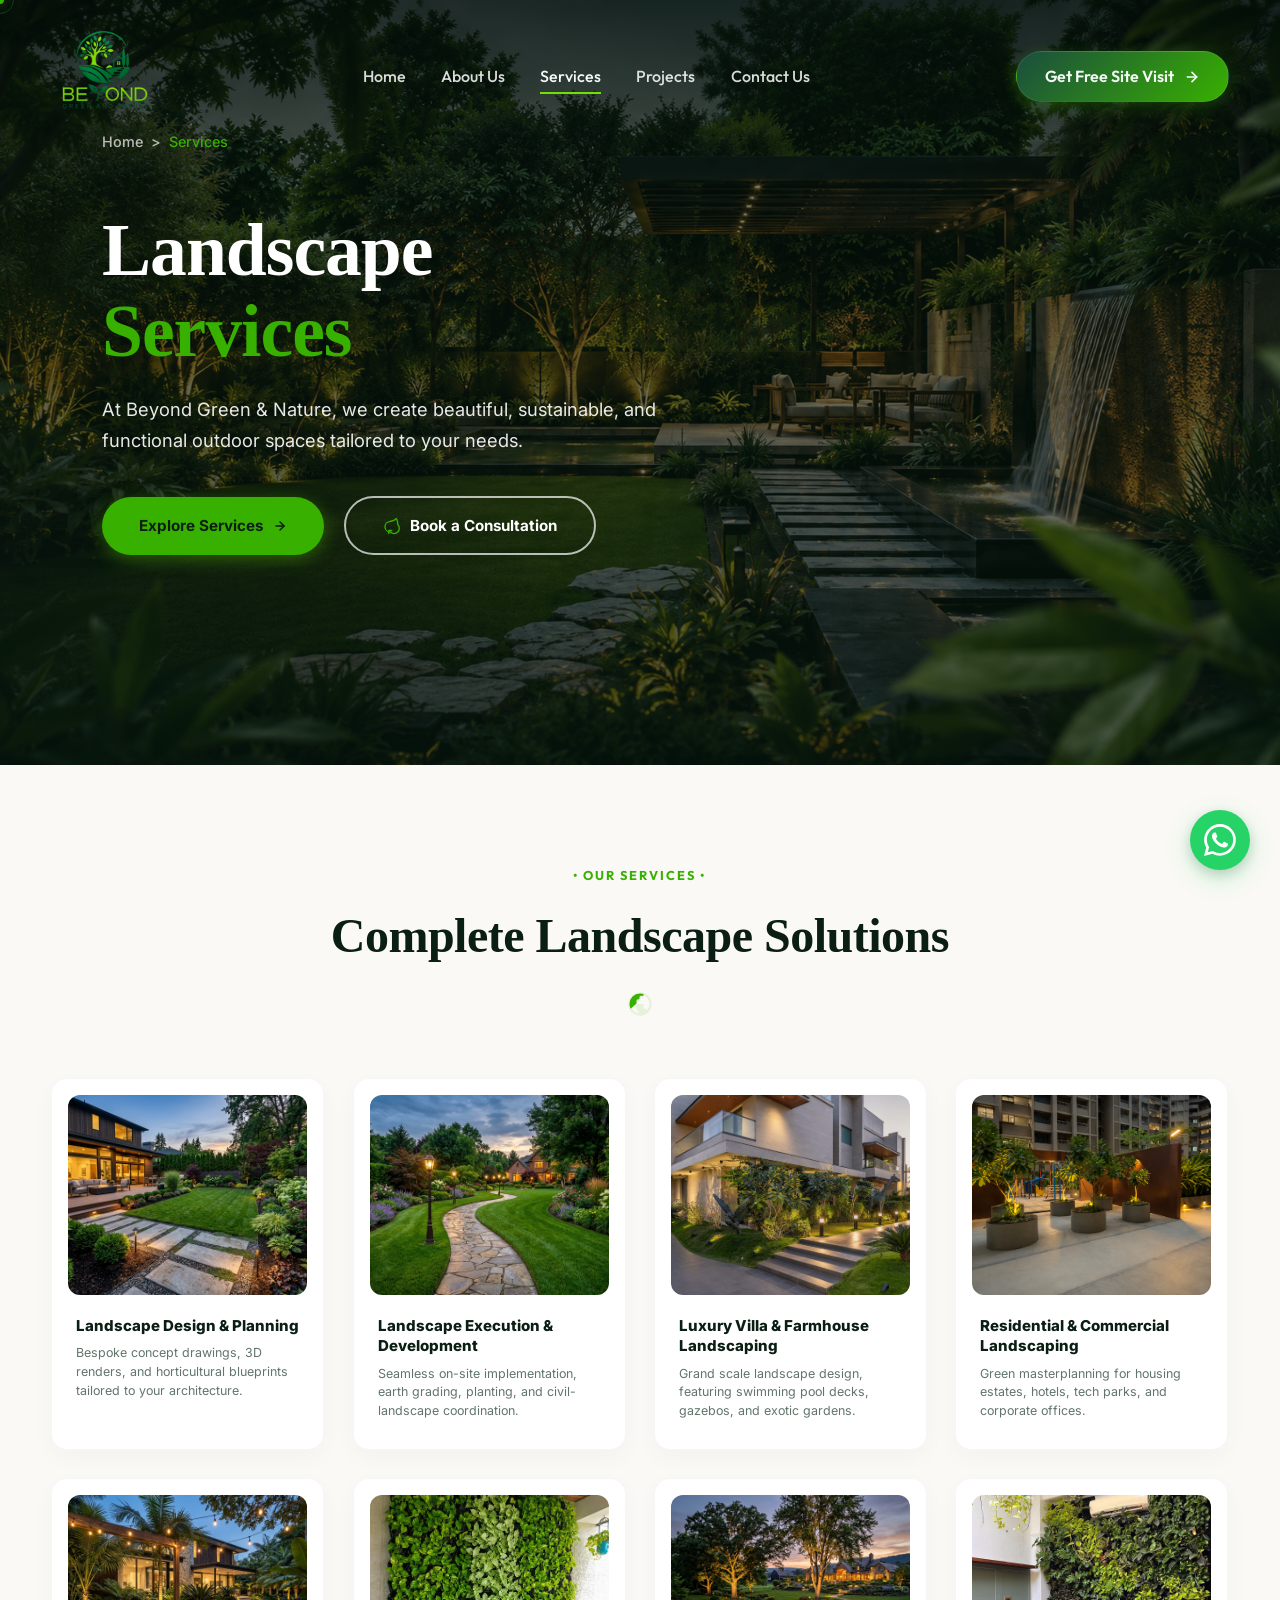
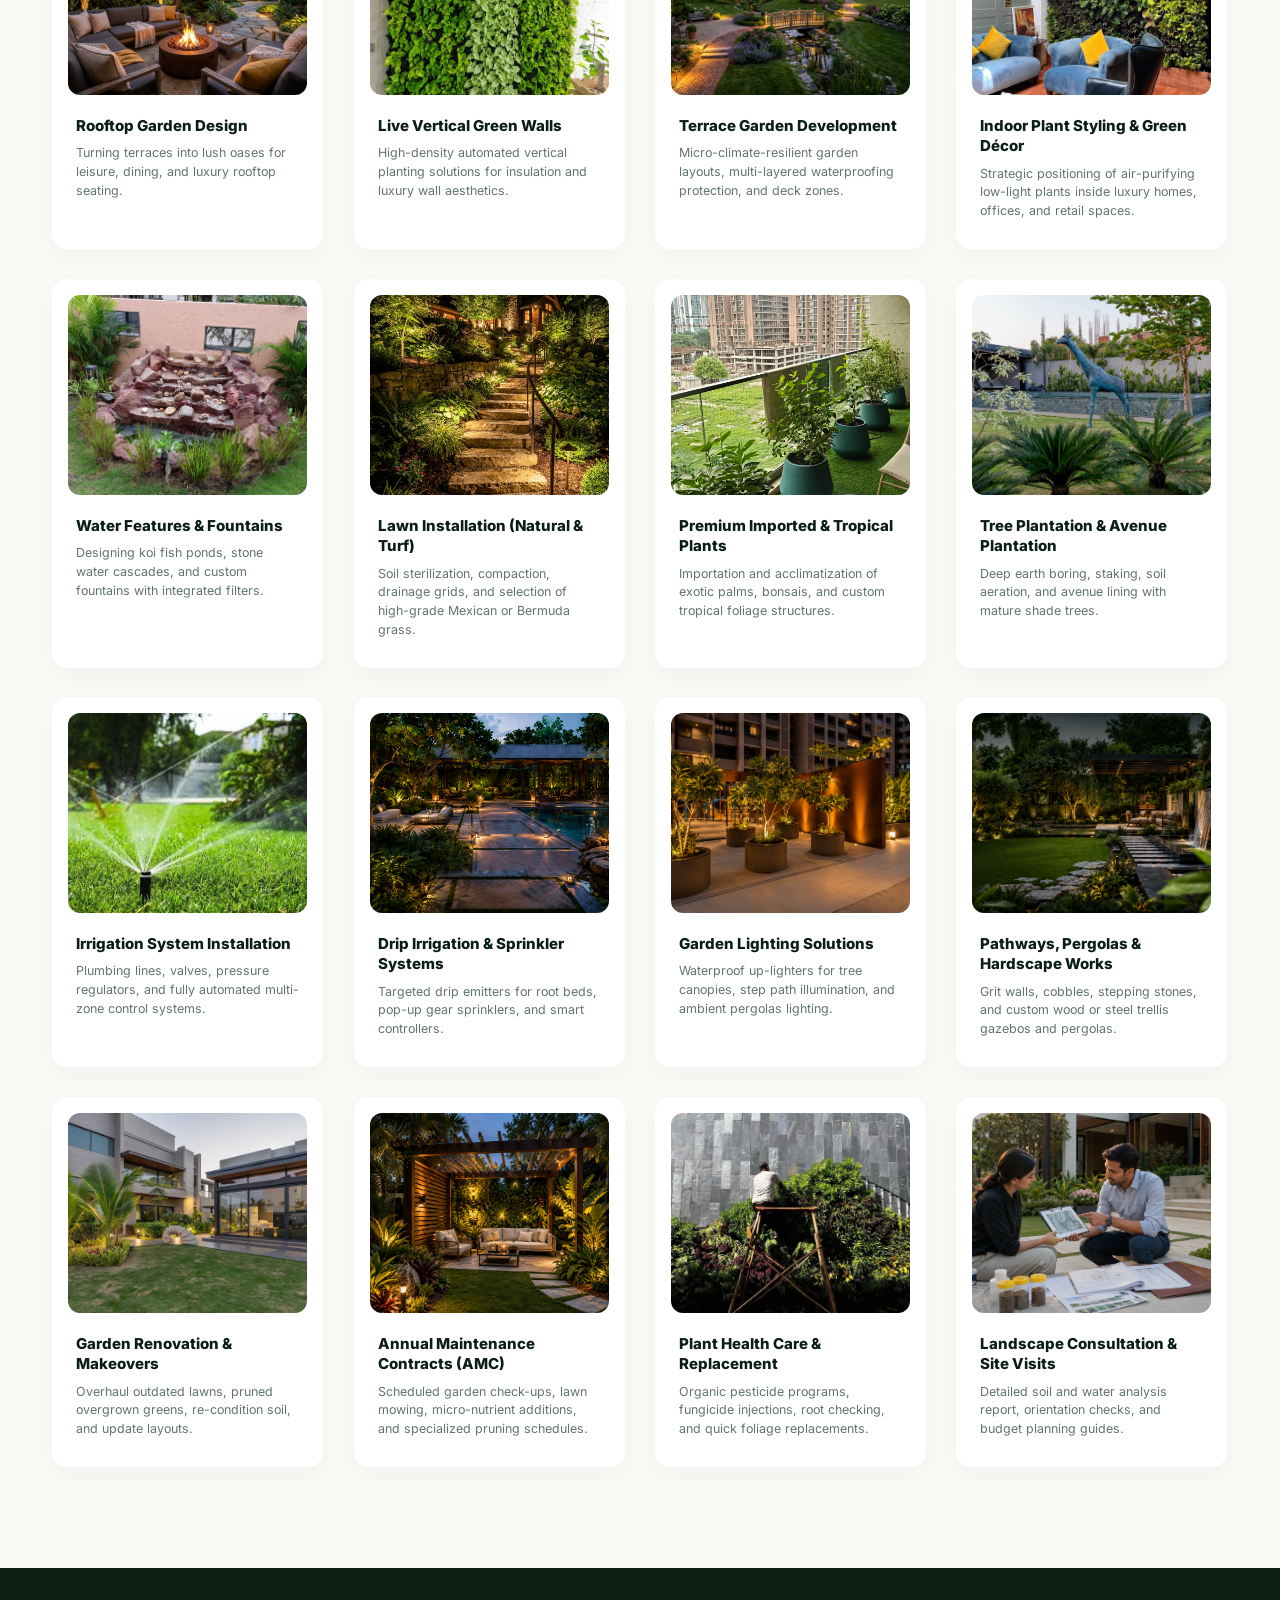
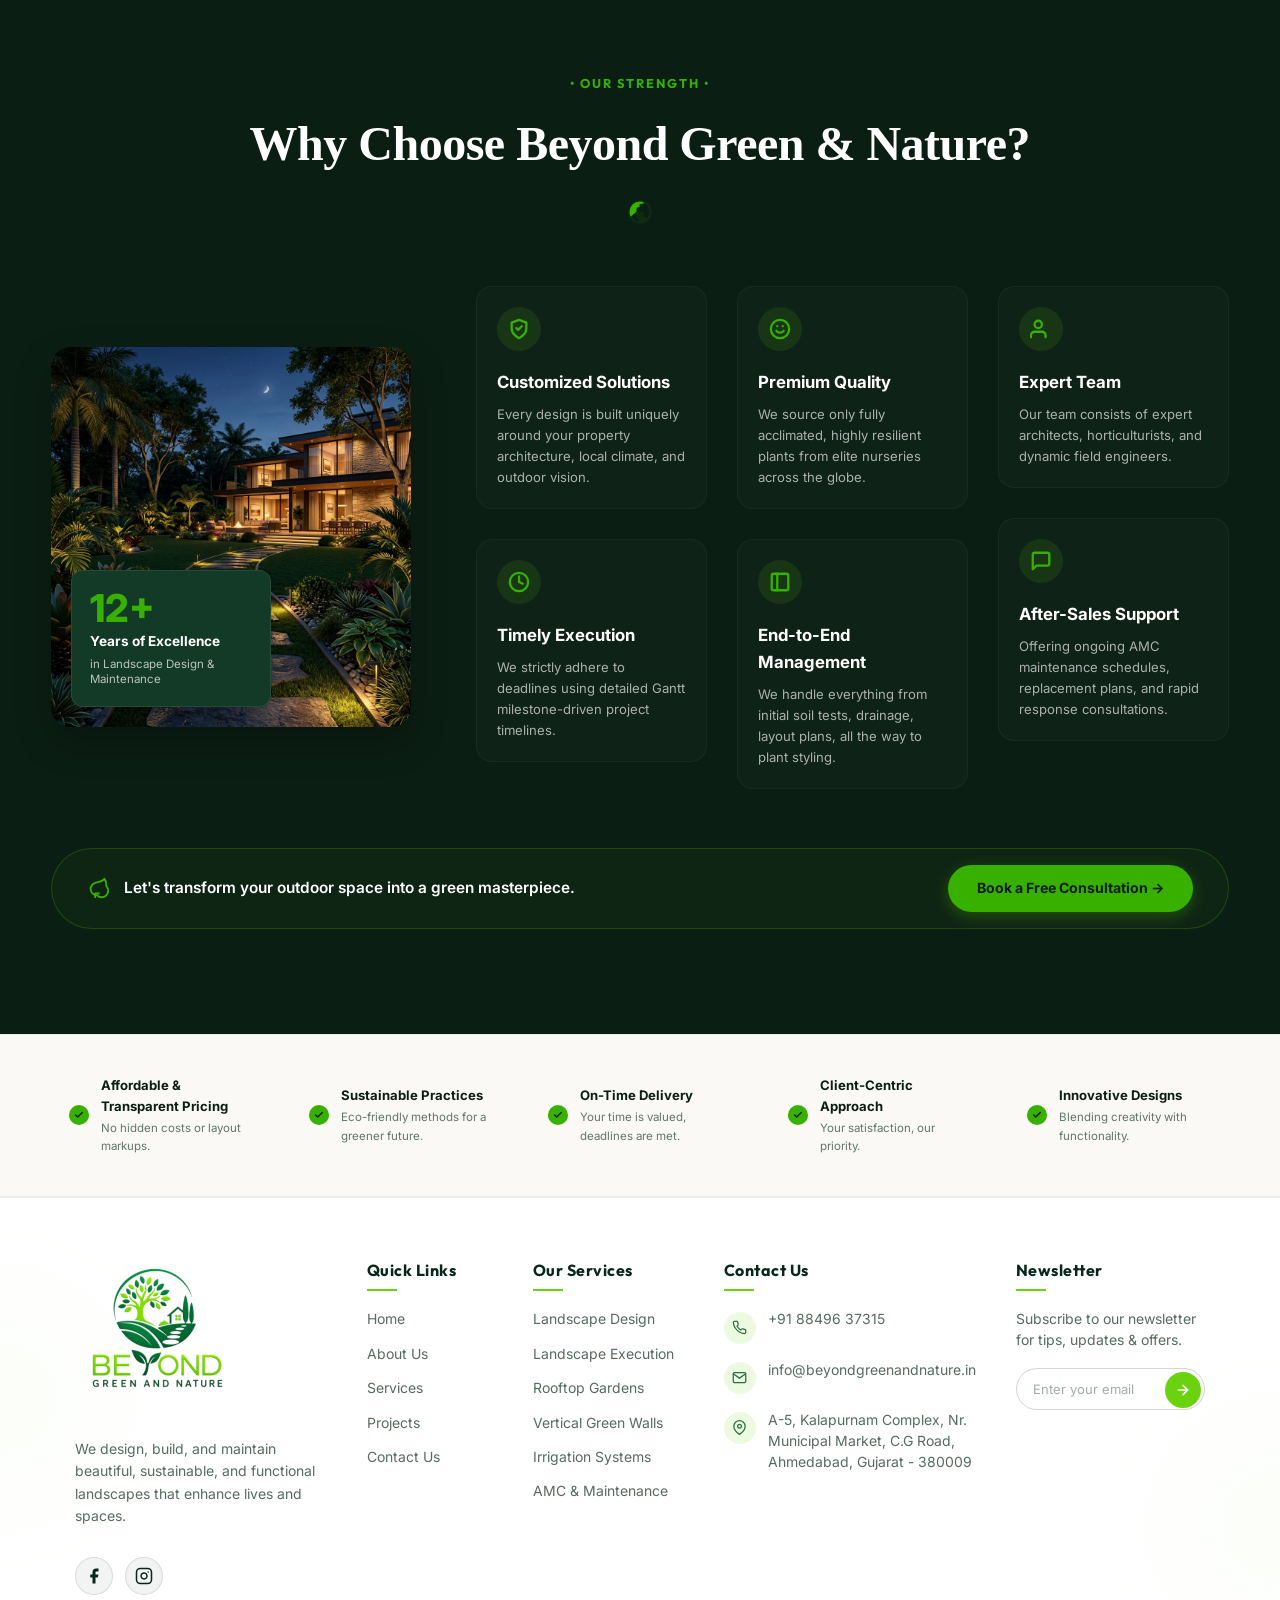
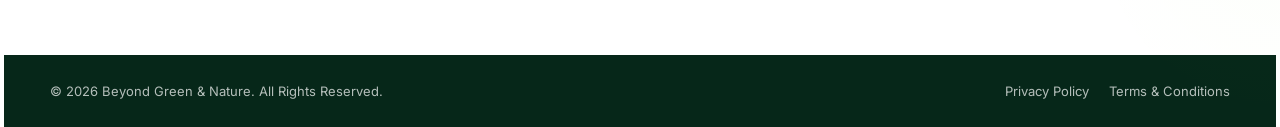
<file: service.html>
<!DOCTYPE html>
<html lang="en">
<head>
  <meta charset="UTF-8">
  <meta name="viewport" content="width=device-width, initial-scale=1.0">
  <title>Landscape Services - Beyond Green & Nature</title>
  <meta name="description" content="Explore Beyond Green & Nature's premium landscaping services. Design, execute, and maintain stunning custom gardens, villa landscaping, vertical walls, and smart irrigation systems.">
  
  <!-- Preload Critical Banner Asset -->
  <link rel="preload" href="images and videos/image copy 5.png" as="image">
  
  <!-- Google Fonts: Outfit & Inter -->
  <link rel="preconnect" href="https://fonts.googleapis.com">
  <link rel="preconnect" href="https://fonts.gstatic.com" crossorigin>
  <link href="https://fonts.googleapis.com/css2?family=Inter:wght@300;400;500;600;700&family=Outfit:wght@300;400;500;600;700;800&display=swap" rel="stylesheet">
  
  <!-- Central Stylesheet -->
  <link rel="stylesheet" href="index.css">
</head>
<body>

  <!-- Preloader Screen -->
  <div id="preloader">
    <div class="preloader-spinner"></div>
    <div class="preloader-text">BEYOND GREEN</div>
  </div>

  <!-- Header Placeholder loaded dynamically via theme-loader.js -->
  <header class="header" id="header-placeholder"></header>

  <!-- Premium Services Hero Banner -->
  <section class="services-hero-banner">
    
    <!-- Breadcrumbs -->
    <div class="services-breadcrumbs reveal-item">
      <a href="index.html">Home</a> &nbsp;&gt;&nbsp; <span>Services</span>
    </div>
    
    <div class="services-hero-content reveal-item">
      <h1 class="services-hero-title">
        Landscape<br>
        <span class="green-highlight">Services</span>
      </h1>
      <p class="services-hero-subtitle">
        At Beyond Green & Nature, we create beautiful, sustainable, and functional outdoor spaces tailored to your needs.
      </p>
      
      <!-- Action Buttons -->
      <div class="services-hero-btns">
        <a href="#services-grid" class="services-btn-solid">
          Explore Services
          <svg width="14" height="14" viewBox="0 0 24 24" fill="none" stroke="currentColor" stroke-width="2.5" stroke-linecap="round" stroke-linejoin="round">
            <line x1="5" y1="12" x2="19" y2="12"></line>
            <polyline points="12 5 19 12 12 19"></polyline>
          </svg>
        </a>
        <a href="CONTACTUS.HTML" class="services-btn-outline">
          <svg class="btn-leaf-icon" viewBox="0 0 24 24" fill="none" stroke="currentColor" stroke-width="1.8" stroke-linecap="round" stroke-linejoin="round">
            <path d="M11 20A7 7 0 0 1 9.8 6.1C15.5 5 17 4.48 19 2c1 2 2 2 2 8a7 7 0 0 1-10 10z"></path>
            <path d="M9 22v-4h4"></path>
          </svg>
          Book a Consultation
        </a>
      </div>
    </div>
  </section>

  <!-- Services Grid Section (20 Services in 5-Column layout) -->
  <section class="services-grid-section" id="services-grid">
    <div class="services-grid-container">
      
      <div class="services-grid-intro reveal-item">
        <span class="section-tag">• OUR SERVICES •</span>
        <h2 class="services-grid-title">Complete Landscape Solutions</h2>
        <!-- Small three-leaf divider icon -->
        <div class="services-divider-leaves">
          <svg width="24" height="24" viewBox="0 0 24 24" fill="currentColor" class="accent-green-fill">
            <path d="M12 2A10 10 0 0 0 2 12a10 10 0 0 0 10 10 10 10 0 0 0 10-10A10 10 0 0 0 12 2zm-1 17.93c-3.95-.49-7-3.85-7-7.93 0-.62.08-1.21.21-1.79L9 15v1c0 1.1.9 2 2 2v1.93zm6.9-2.54c-.26-.81-1-1.39-1.9-1.39h-1v-3c0-.55-.45-1-1-1H8v-2h2c.55 0 1-.45 1-1V7h2c1.1 0 2-.9 2-2v-.41c2.93 1.19 5 4.06 5 7.41 0 2.08-.8 3.97-2.1 5.39z" opacity="0.1"/>
            <path d="M12 3a9 9 0 0 0-9 9c0 1.5.37 2.9 1.02 4.14L9 11.5v-2c0-.8.6-1.5 1.4-1.5h1.1V6.5c0-.8.7-1.5 1.5-1.5h2V3.42A8.93 8.93 0 0 0 12 3z"/>
          </svg>
        </div>
      </div>
      
      <div class="services-cards-grid-4">
        
        <!-- CARD 01: Landscape Design & Planning -->
        <article class="service-card-premium reveal-item">
          <div class="service-card-img-wrapper">
            <img src="images%20and%20videos/service_1.jpg" alt="Landscape Design & Planning">
            <div class="service-card-badge-circle">
              <span class="service-card-index">01</span>
            </div>
          </div>
          <div class="service-card-text">
            <h3>Landscape Design & Planning</h3>
            <p>Bespoke concept drawings, 3D renders, and horticultural blueprints tailored to your architecture.</p>
          </div>
        </article>

        <!-- CARD 02: Landscape Execution & Development -->
        <article class="service-card-premium reveal-item">
          <div class="service-card-img-wrapper">
            <img src="images%20and%20videos/service_2.jpg" alt="Landscape Execution & Development">
            <div class="service-card-badge-circle">
              <span class="service-card-index">02</span>
            </div>
          </div>
          <div class="service-card-text">
            <h3>Landscape Execution & Development</h3>
            <p>Seamless on-site implementation, earth grading, planting, and civil-landscape coordination.</p>
          </div>
        </article>

        <!-- CARD 03: Luxury Villa & Farmhouse Landscaping -->
        <article class="service-card-premium reveal-item">
          <div class="service-card-img-wrapper">
            <img src="images%20and%20videos/image%20copy%206.png" alt="Luxury Villa & Farmhouse Landscaping">
            <div class="service-card-badge-circle">
              <span class="service-card-index">03</span>
            </div>
          </div>
          <div class="service-card-text">
            <h3>Luxury Villa & Farmhouse Landscaping</h3>
            <p>Grand scale landscape design, featuring swimming pool decks, gazebos, and exotic gardens.</p>
          </div>
        </article>

        <!-- CARD 04: Residential & Commercial Landscaping -->
        <article class="service-card-premium reveal-item">
          <div class="service-card-img-wrapper">
            <img src="images%20and%20videos/image%20copy%2010.png" alt="Residential & Commercial Landscaping">
            <div class="service-card-badge-circle">
              <span class="service-card-index">04</span>
            </div>
          </div>
          <div class="service-card-text">
            <h3>Residential & Commercial Landscaping</h3>
            <p>Green masterplanning for housing estates, hotels, tech parks, and corporate offices.</p>
          </div>
        </article>

        <!-- CARD 05: Rooftop Garden Design -->
        <article class="service-card-premium reveal-item">
          <div class="service-card-img-wrapper">
            <img src="images%20and%20videos/project_1.jpg" alt="Rooftop Garden Design">
            <div class="service-card-badge-circle">
              <span class="service-card-index">05</span>
            </div>
          </div>
          <div class="service-card-text">
            <h3>Rooftop Garden Design</h3>
            <p>Turning terraces into lush oases for leisure, dining, and luxury rooftop seating.</p>
          </div>
        </article>

        <!-- CARD 06: Live Vertical Green Walls -->
        <article class="service-card-premium reveal-item">
          <div class="service-card-img-wrapper">
            <img src="images%20and%20videos/image%20copy%2018.png" alt="Live Vertical Green Walls">
            <div class="service-card-badge-circle">
              <span class="service-card-index">06</span>
            </div>
          </div>
          <div class="service-card-text">
            <h3>Live Vertical Green Walls</h3>
            <p>High-density automated vertical planting solutions for insulation and luxury wall aesthetics.</p>
          </div>
        </article>

        <!-- CARD 07: Terrace Garden Development -->
        <article class="service-card-premium reveal-item">
          <div class="service-card-img-wrapper">
            <img src="images%20and%20videos/project_3.jpg" alt="Terrace Garden Development">
            <div class="service-card-badge-circle">
              <span class="service-card-index">07</span>
            </div>
          </div>
          <div class="service-card-text">
            <h3>Terrace Garden Development</h3>
            <p>Micro-climate-resilient garden layouts, multi-layered waterproofing protection, and deck zones.</p>
          </div>
        </article>

        <!-- CARD 08: Indoor Plant Styling & Green Décor -->
        <article class="service-card-premium reveal-item">
          <div class="service-card-img-wrapper">
            <img src="images%20and%20videos/image%20copy%2024.png" alt="Indoor Plant Styling & Green Décor">
            <div class="service-card-badge-circle">
              <span class="service-card-index">08</span>
            </div>
          </div>
          <div class="service-card-text">
            <h3>Indoor Plant Styling & Green Décor</h3>
            <p>Strategic positioning of air-purifying low-light plants inside luxury homes, offices, and retail spaces.</p>
          </div>
        </article>

        <!-- CARD 09: Water Features & Fountains -->
        <article class="service-card-premium reveal-item">
          <div class="service-card-img-wrapper">
            <img src="images%20and%20videos/mountail.png" alt="Water Features & Fountains">
            <div class="service-card-badge-circle">
              <span class="service-card-index">09</span>
            </div>
          </div>
          <div class="service-card-text">
            <h3>Water Features & Fountains</h3>
            <p>Designing koi fish ponds, stone water cascades, and custom fountains with integrated filters.</p>
          </div>
        </article>

        <!-- CARD 10: Lawn Installation (Natural & Artificial Turf) -->
        <article class="service-card-premium reveal-item">
          <div class="service-card-img-wrapper">
            <img src="images%20and%20videos/about_2.jpg" alt="Lawn Installation (Natural & Artificial Turf)">
            <div class="service-card-badge-circle">
              <span class="service-card-index">10</span>
            </div>
          </div>
          <div class="service-card-text">
            <h3>Lawn Installation (Natural & Turf)</h3>
            <p>Soil sterilization, compaction, drainage grids, and selection of high-grade Mexican or Bermuda grass.</p>
          </div>
        </article>

        <!-- CARD 11: Premium Imported & Tropical Plants -->
        <article class="service-card-premium reveal-item">
          <div class="service-card-img-wrapper">
            <img src="images%20and%20videos/image%20copy%2025.png" alt="Premium Imported & Tropical Plants">
            <div class="service-card-badge-circle">
              <span class="service-card-index">11</span>
            </div>
          </div>
          <div class="service-card-text">
            <h3>Premium Imported & Tropical Plants</h3>
            <p>Importation and acclimatization of exotic palms, bonsais, and custom tropical foliage structures.</p>
          </div>
        </article>

        <!-- CARD 12: Tree Plantation & Avenue Plantation -->
        <article class="service-card-premium reveal-item">
          <div class="service-card-img-wrapper">
            <img src="images and videos/image copy 14.png" alt="Tree Plantation & Avenue Plantation">
            <div class="service-card-badge-circle">
              <span class="service-card-index">12</span>
            </div>
          </div>
          <div class="service-card-text">
            <h3>Tree Plantation & Avenue Plantation</h3>
            <p>Deep earth boring, staking, soil aeration, and avenue lining with mature shade trees.</p>
          </div>
        </article>

        <!-- CARD 13: Irrigation System Installation -->
        <article class="service-card-premium reveal-item">
          <div class="service-card-img-wrapper">
            <img src="images and videos/image copy 15.png" alt="Irrigation System Installation">
            <div class="service-card-badge-circle">
              <span class="service-card-index">13</span>
            </div>
          </div>
          <div class="service-card-text">
            <h3>Irrigation System Installation</h3>
            <p>Plumbing lines, valves, pressure regulators, and fully automated multi-zone control systems.</p>
          </div>
        </article>

        <!-- CARD 14: Drip Irrigation & Sprinkler Systems -->
        <article class="service-card-premium reveal-item">
          <div class="service-card-img-wrapper">
            <img src="images and videos/image copy 3.png" alt="Drip Irrigation & Sprinkler Systems">
            <div class="service-card-badge-circle">
              <span class="service-card-index">14</span>
            </div>
          </div>
          <div class="service-card-text">
            <h3>Drip Irrigation & Sprinkler Systems</h3>
            <p>Targeted drip emitters for root beds, pop-up gear sprinklers, and smart controllers.</p>
          </div>
        </article>

        <!-- CARD 15: Garden Lighting Solutions -->
        <article class="service-card-premium reveal-item">
          <div class="service-card-img-wrapper">
            <img src="images and videos/image copy 16.png" alt="Garden Lighting Solutions">
            <div class="service-card-badge-circle">
              <span class="service-card-index">15</span>
            </div>
          </div>
          <div class="service-card-text">
            <h3>Garden Lighting Solutions</h3>
            <p>Waterproof up-lighters for tree canopies, step path illumination, and ambient pergolas lighting.</p>
          </div>
        </article>

        <!-- CARD 16: Pathways, Pergolas & Hardscape Works -->
        <article class="service-card-premium reveal-item">
          <div class="service-card-img-wrapper">
            <img src="images and videos/image copy 5.png" alt="Pathways, Pergolas & Hardscape Works">
            <div class="service-card-badge-circle">
              <span class="service-card-index">16</span>
            </div>
          </div>
          <div class="service-card-text">
            <h3>Pathways, Pergolas & Hardscape Works</h3>
            <p>Grit walls, cobbles, stepping stones, and custom wood or steel trellis gazebos and pergolas.</p>
          </div>
        </article>

        <!-- CARD 17: Garden Renovation & Makeovers -->
        <article class="service-card-premium reveal-item">
          <div class="service-card-img-wrapper">
            <img src="images and videos/image copy 13.png" alt="Garden Renovation & Makeovers">
            <div class="service-card-badge-circle">
              <span class="service-card-index">17</span>
            </div>
          </div>
          <div class="service-card-text">
            <h3>Garden Renovation & Makeovers</h3>
            <p>Overhaul outdated lawns, pruned overgrown greens, re-condition soil, and update layouts.</p>
          </div>
        </article>

        <!-- CARD 18: Annual Maintenance Contracts (AMC) -->
        <article class="service-card-premium reveal-item">
          <div class="service-card-img-wrapper">
            <img src="images and videos/new.png" alt="Annual Maintenance Contracts (AMC)">
            <div class="service-card-badge-circle">
              <span class="service-card-index">18</span>
            </div>
          </div>
          <div class="service-card-text">
            <h3>Annual Maintenance Contracts (AMC)</h3>
            <p>Scheduled garden check-ups, lawn mowing, micro-nutrient additions, and specialized pruning schedules.</p>
          </div>
        </article>

        <!-- CARD 19: Plant Health Care & Replacement -->
        <article class="service-card-premium reveal-item">
          <div class="service-card-img-wrapper">
            <img src="images and videos/ab3.png" alt="Plant Health Care & Replacement">
            <div class="service-card-badge-circle">
              <span class="service-card-index">19</span>
            </div>
          </div>
          <div class="service-card-text">
            <h3>Plant Health Care & Replacement</h3>
            <p>Organic pesticide programs, fungicide injections, root checking, and quick foliage replacements.</p>
          </div>
        </article>

        <!-- CARD 20: Landscape Consultation & Site Visits -->
        <article class="service-card-premium reveal-item">
          <div class="service-card-img-wrapper">
            <img src="images and videos/image copy 17.png" alt="Landscape Consultation & Site Visits">
            <div class="service-card-badge-circle">
              <span class="service-card-index">20</span>
            </div>
          </div>
          <div class="service-card-text">
            <h3>Landscape Consultation & Site Visits</h3>
            <p>Detailed soil and water analysis report, orientation checks, and budget planning guides.</p>
          </div>
        </article>

      </div>
    </div>
  </section>

  <!-- Why Choose Beyond Green & Nature Section (3-Column Layout) -->
  <section class="services-why-choose-section">
    <div class="why-choose-grid-container">
      
      <!-- Intro tag and main title -->
      <div class="why-choose-intro reveal-item">
        <span class="section-tag">• OUR STRENGTH •</span>
        <h2 class="why-choose-title">Why Choose Beyond Green & Nature?</h2>
        <!-- Small three-leaf divider icon -->
        <div class="why-choose-divider-leaves">
          <svg width="24" height="24" viewBox="0 0 24 24" fill="currentColor" class="accent-green-fill">
            <path d="M12 2A10 10 0 0 0 2 12a10 10 0 0 0 10 10 10 10 0 0 0 10-10A10 10 0 0 0 12 2zm-1 17.93c-3.95-.49-7-3.85-7-7.93 0-.62.08-1.21.21-1.79L9 15v1c0 1.1.9 2 2 2v1.93zm6.9-2.54c-.26-.81-1-1.39-1.9-1.39h-1v-3c0-.55-.45-1-1-1H8v-2h2c.55 0 1-.45 1-1V7h2c1.1 0 2-.9 2-2v-.41c2.93 1.19 5 4.06 5 7.41 0 2.08-.8 3.97-2.1 5.39z" opacity="0.1"/>
            <path d="M12 3a9 9 0 0 0-9 9c0 1.5.37 2.9 1.02 4.14L9 11.5v-2c0-.8.6-1.5 1.4-1.5h1.1V6.5c0-.8.7-1.5 1.5-1.5h2V3.42A8.93 8.93 0 0 0 12 3z"/>
          </svg>
        </div>
      </div>

      <!-- Main Columns: Left photo card, Right 3-column checklists -->
      <div class="why-choose-columns">
        
        <!-- Left photo with experience overlap -->
        <div class="why-choose-photo-col reveal-item">
          <div class="why-choose-photo-wrapper">
            <img src="images%20and%20videos/why_choose_us.jpg" alt="Beyond Green lit walkway stairs">
            <!-- Overlapping floating experience card -->
            <div class="why-choose-floating-exp-card">
              <span class="exp-card-number">12+</span>
              <h4 class="exp-card-title">Years of Excellence</h4>
              <p class="exp-card-desc">in Landscape Design & Maintenance</p>
            </div>
          </div>
        </div>

        <!-- Right 3-column checklists -->
        <div class="why-choose-checklist-col reveal-item">
          <div class="why-choose-checklist-3cols">
            
            <!-- Column 1 -->
            <div class="why-choose-col-block">
              <!-- Item 1 -->
              <div class="why-choose-block-item">
                <div class="block-item-icon">
                  <svg viewBox="0 0 24 24" fill="none" stroke="currentColor" stroke-width="2.5" stroke-linecap="round" stroke-linejoin="round">
                    <path d="M12 22s8-4 8-10V5l-8-3-8 3v7c0 6 8 10 8 10z"></path>
                    <path d="M9 11l2 2 4-4"></path>
                  </svg>
                </div>
                <h4>Customized Solutions</h4>
                <p>Every design is built uniquely around your property architecture, local climate, and outdoor vision.</p>
              </div>
              <!-- Item 2 -->
              <div class="why-choose-block-item">
                <div class="block-item-icon">
                  <svg viewBox="0 0 24 24" fill="none" stroke="currentColor" stroke-width="2.5" stroke-linecap="round" stroke-linejoin="round">
                    <circle cx="12" cy="12" r="10"></circle>
                    <polyline points="12 6 12 12 16 14"></polyline>
                  </svg>
                </div>
                <h4>Timely Execution</h4>
                <p>We strictly adhere to deadlines using detailed Gantt milestone-driven project timelines.</p>
              </div>
            </div>

            <!-- Column 2 -->
            <div class="why-choose-col-block">
              <!-- Item 3 -->
              <div class="why-choose-block-item">
                <div class="block-item-icon">
                  <svg viewBox="0 0 24 24" fill="none" stroke="currentColor" stroke-width="2.5" stroke-linecap="round" stroke-linejoin="round">
                    <circle cx="12" cy="12" r="10"></circle>
                    <path d="M8 14s1.5 2 4 2 4-2 4-2"></path>
                    <line x1="9" y1="9" x2="9.01" y2="9"></line>
                    <line x1="15" y1="9" x2="15.01" y2="9"></line>
                  </svg>
                </div>
                <h4>Premium Quality</h4>
                <p>We source only fully acclimated, highly resilient plants from elite nurseries across the globe.</p>
              </div>
              <!-- Item 4 -->
              <div class="why-choose-block-item">
                <div class="block-item-icon">
                  <svg viewBox="0 0 24 24" fill="none" stroke="currentColor" stroke-width="2.5" stroke-linecap="round" stroke-linejoin="round">
                    <rect x="3" y="3" width="18" height="18" rx="2" ry="2"></rect>
                    <line x1="9" y1="3" x2="9" y2="21"></line>
                  </svg>
                </div>
                <h4>End-to-End Management</h4>
                <p>We handle everything from initial soil tests, drainage, layout plans, all the way to plant styling.</p>
              </div>
            </div>

            <!-- Column 3 -->
            <div class="why-choose-col-block">
              <!-- Item 5 -->
              <div class="why-choose-block-item">
                <div class="block-item-icon">
                  <svg viewBox="0 0 24 24" fill="none" stroke="currentColor" stroke-width="2.5" stroke-linecap="round" stroke-linejoin="round">
                    <path d="M17 21v-2a4 4 0 0 0-4-4H5a4 4 0 0 0-4 4v2"></path>
                    <circle cx="9" cy="7" r="4"></circle>
                  </svg>
                </div>
                <h4>Expert Team</h4>
                <p>Our team consists of expert architects, horticulturists, and dynamic field engineers.</p>
              </div>
              <!-- Item 6 -->
              <div class="why-choose-block-item">
                <div class="block-item-icon">
                  <svg viewBox="0 0 24 24" fill="none" stroke="currentColor" stroke-width="2.5" stroke-linecap="round" stroke-linejoin="round">
                    <path d="M21 15a2 2 0 0 1-2 2H7l-4 4V5a2 2 0 0 1 2-2h14a2 2 0 0 1 2 2z"></path>
                  </svg>
                </div>
                <h4>After-Sales Support</h4>
                <p>Offering ongoing AMC maintenance schedules, replacement plans, and rapid response consultations.</p>
              </div>
            </div>

          </div>
        </div>

      </div>

      <!-- Bottom inline CTA bar -->
      <div class="why-choose-inline-cta reveal-item">
        <div class="inline-cta-left">
          <svg width="22" height="22" viewBox="0 0 24 24" fill="none" stroke="currentColor" stroke-width="2" stroke-linecap="round" stroke-linejoin="round" class="accent-green-color">
            <path d="M11 20A7 7 0 0 1 9.8 6.1C15.5 5 17 4.48 19 2c1 2 2 2 2 8a7 7 0 0 1-10 10z"></path>
            <path d="M9 22v-4h4"></path>
          </svg>
          <span>Let's transform your outdoor space into a green masterpiece.</span>
        </div>
        <a href="CONTACTUS.HTML" class="inline-cta-btn">Book a Free Consultation &rarr;</a>
      </div>

    </div>
  </section>

  <!-- Lower Brand Values Strip -->
  <section class="services-brand-values-strip">
    <div class="brand-values-container">
      
      <!-- Value 1 -->
      <div class="brand-value-item">
        <div class="brand-value-check">
          <svg viewBox="0 0 24 24" fill="none" stroke="currentColor" stroke-width="3.5" stroke-linecap="round" stroke-linejoin="round">
            <polyline points="20 6 9 17 4 12"></polyline>
          </svg>
        </div>
        <div class="brand-value-text">
          <h5>Affordable & Transparent Pricing</h5>
          <p>No hidden costs or layout markups.</p>
        </div>
      </div>

      <!-- Value 2 -->
      <div class="brand-value-item">
        <div class="brand-value-check">
          <svg viewBox="0 0 24 24" fill="none" stroke="currentColor" stroke-width="3.5" stroke-linecap="round" stroke-linejoin="round">
            <polyline points="20 6 9 17 4 12"></polyline>
          </svg>
        </div>
        <div class="brand-value-text">
          <h5>Sustainable Practices</h5>
          <p>Eco-friendly methods for a greener future.</p>
        </div>
      </div>

      <!-- Value 3 -->
      <div class="brand-value-item">
        <div class="brand-value-check">
          <svg viewBox="0 0 24 24" fill="none" stroke="currentColor" stroke-width="3.5" stroke-linecap="round" stroke-linejoin="round">
            <polyline points="20 6 9 17 4 12"></polyline>
          </svg>
        </div>
        <div class="brand-value-text">
          <h5>On-Time Delivery</h5>
          <p>Your time is valued, deadlines are met.</p>
        </div>
      </div>

      <!-- Value 4 -->
      <div class="brand-value-item">
        <div class="brand-value-check">
          <svg viewBox="0 0 24 24" fill="none" stroke="currentColor" stroke-width="3.5" stroke-linecap="round" stroke-linejoin="round">
            <polyline points="20 6 9 17 4 12"></polyline>
          </svg>
        </div>
        <div class="brand-value-text">
          <h5>Client-Centric Approach</h5>
          <p>Your satisfaction, our priority.</p>
        </div>
      </div>

      <!-- Value 5 -->
      <div class="brand-value-item">
        <div class="brand-value-check">
          <svg viewBox="0 0 24 24" fill="none" stroke="currentColor" stroke-width="3.5" stroke-linecap="round" stroke-linejoin="round">
            <polyline points="20 6 9 17 4 12"></polyline>
          </svg>
        </div>
        <div class="brand-value-text">
          <h5>Innovative Designs</h5>
          <p>Blending creativity with functionality.</p>
        </div>
      </div>

    </div>
  </section>

  <!-- Footer Placeholder loaded dynamically via theme-loader.js -->
  <footer class="footer" id="footer-placeholder"></footer>

  <!-- Theme Loader Script -->
  <script src="theme-loader.js"></script>

  <!-- Script logics for Preloader, Cursor follower, scroll reveal animations, and 3D card tilt tracking -->
  <script>
    // Preloader fadeout
    const hidePreloader = () => {
      const preloader = document.getElementById('preloader');
      if (!preloader) return;
      setTimeout(() => {
        preloader.classList.add('fade-out');
        setTimeout(() => {
          preloader.style.display = 'none';
        }, 600);
      }, 800);
    };

    if (document.readyState === 'complete') {
      hidePreloader();
    } else {
      window.addEventListener('load', hidePreloader);
    }

    // Custom Cursor follower logic
    const cursor = document.querySelector('.custom-cursor');
    const follower = document.querySelector('.custom-cursor-follower');

    document.addEventListener('mousemove', (e) => {
      cursor.style.left = e.clientX + 'px';
      cursor.style.top = e.clientY + 'px';
      
      setTimeout(() => {
        follower.style.left = e.clientX + 'px';
        follower.style.top = e.clientY + 'px';
      }, 50);
    });

    // Add cursor hover classes for links & buttons
    document.addEventListener('mouseover', (e) => {
      if (e.target.tagName === 'A' || e.target.tagName === 'BUTTON' || e.target.closest('a') || e.target.closest('button')) {
        cursor.classList.add('hovered');
        follower.classList.add('hovered');
      }
    });

    document.addEventListener('mouseout', (e) => {
      if (e.target.tagName === 'A' || e.target.tagName === 'BUTTON' || e.target.closest('a') || e.target.closest('button')) {
        cursor.classList.remove('hovered');
        follower.classList.remove('hovered');
      }
    });

    // Staggered Scroll Reveal logic
    const revealItems = document.querySelectorAll('.reveal-item');
    if (revealItems.length > 0) {
      const revealObserver = new IntersectionObserver((entries) => {
        entries.forEach(entry => {
          if (entry.isIntersecting) {
            const parent = entry.target.parentElement;
            const siblings = Array.from(parent.querySelectorAll('.reveal-item'));
            const index = siblings.indexOf(entry.target);
            
            if (index !== -1) {
              entry.target.style.transitionDelay = (index * 0.12) + 's';
            }
            
            entry.target.classList.add('reveal-visible');
            revealObserver.unobserve(entry.target);
          }
        });
      }, { threshold: 0.08, rootMargin: '0px 0px -40px 0px' });
      
      revealItems.forEach(item => {
        revealObserver.observe(item);
      });
    }

    // Safety Fallback: Force reveal after 2 seconds
    setTimeout(() => {
      document.querySelectorAll('.reveal-item:not(.reveal-visible)').forEach(item => {
        item.classList.add('reveal-visible');
      });
    }, 2000);

    // Premium 3D Card Tilt Tracking Logic
    const serviceCards = document.querySelectorAll('.service-card-premium');
    if (window.innerWidth > 991) {
      serviceCards.forEach(card => {
        card.addEventListener('mousemove', (e) => {
          const cardRect = card.getBoundingClientRect();
          const cardWidth = cardRect.width;
          const cardHeight = cardRect.height;
          
          // Calculate mouse position relative to center of card
          const mouseX = e.clientX - cardRect.left - cardWidth / 2;
          const mouseY = e.clientY - cardRect.top - cardHeight / 2;
          
          // Calculate tilt angle (max 12deg tilt)
          const rotateX = -(mouseY / cardHeight) * 12;
          const rotateY = (mouseX / cardWidth) * 12;
          
          card.style.transform = `perspective(1000px) rotateX(${rotateX}deg) rotateY(${rotateY}deg) scale3d(1.03, 1.03, 1.03) translateY(-4px)`;
        });
        
        card.addEventListener('mouseleave', () => {
          card.style.transform = 'perspective(1000px) rotateX(0deg) rotateY(0deg) scale3d(1, 1, 1) translateY(0)';
        });
      });
    }
  </script>

  <!-- Custom Cursor & Leaves markup -->
  <div class="custom-cursor"></div>
  <div class="custom-cursor-follower"></div>
  <div class="leaves-container"></div>

</body>
</html>
</file>
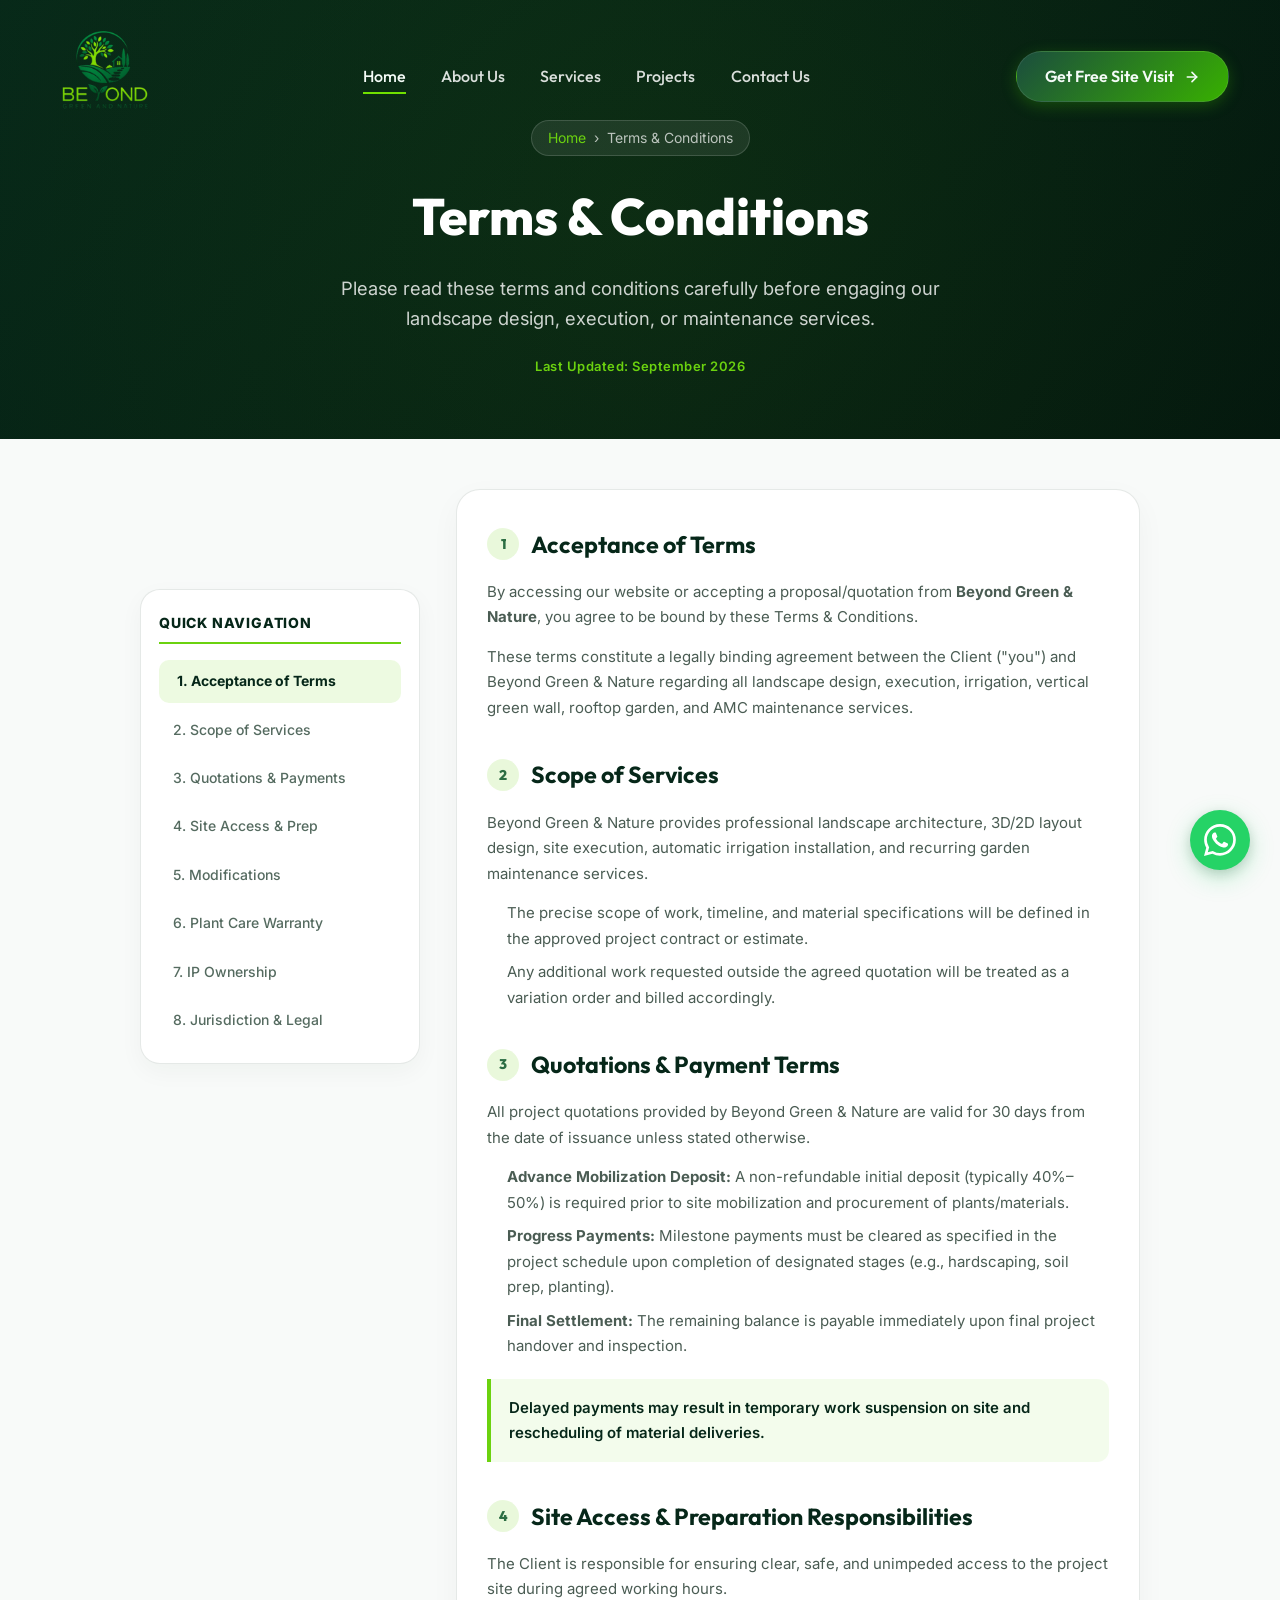
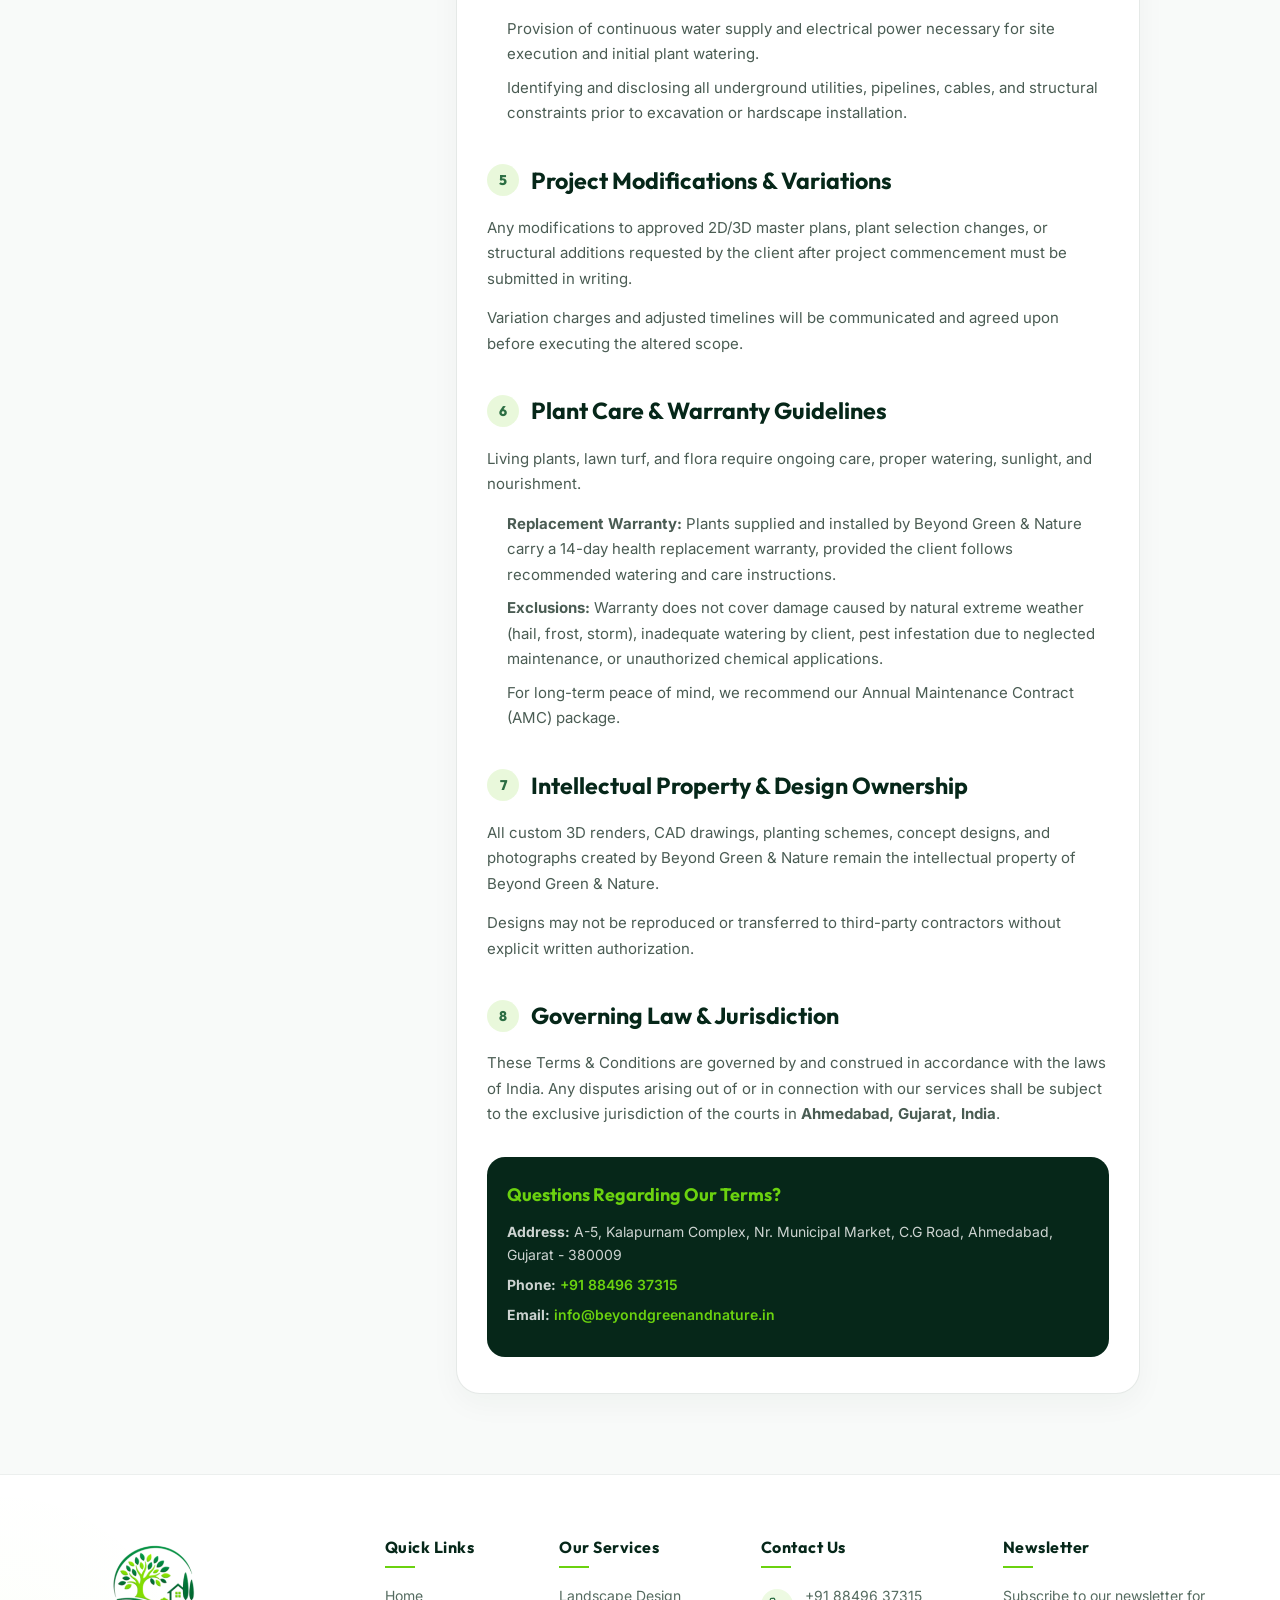
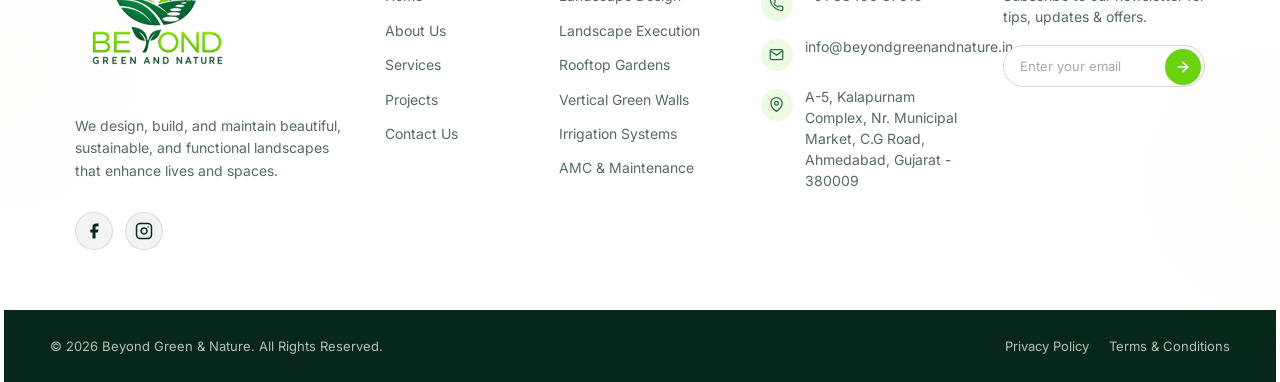
<file: terms-and-conditions.html>
<!DOCTYPE html>
<html lang="en">
<head>
  <meta charset="UTF-8">
  <meta name="viewport" content="width=device-width, initial-scale=1.0, maximum-scale=5.0">
  <meta name="description" content="Terms & Conditions - Beyond Green & Nature. Guidelines and agreements governing our landscape design, execution, and maintenance services.">
  <title>Terms & Conditions | Beyond Green & Nature</title>
  <link rel="stylesheet" href="index.css">
  <link rel="stylesheet" href="_responsive-hardening.css">
  <!-- Favicon -->
  <link rel="icon" type="image/png" href="images%20and%20videos/bg%20%20logo.png">
  
  <style>
    /* Global Safeguards for Mobile Viewport */
    html, body {
      max-width: 100%;
      overflow-x: hidden;
      margin: 0;
      padding: 0;
      box-sizing: border-box;
    }

    *, *::before, *::after {
      box-sizing: border-box;
    }

    /* Legal Pages Custom Styling */
    .legal-hero {
      background: linear-gradient(135deg, #062719 0%, #03160e 100%);
      padding: 120px 20px 60px;
      color: #ffffff;
      text-align: center;
      position: relative;
      overflow: hidden;
      width: 100%;
      box-sizing: border-box;
    }

    .legal-hero::before {
      content: "";
      position: absolute;
      top: -50%;
      left: -50%;
      width: 200%;
      height: 200%;
      background: radial-gradient(circle, rgba(107, 210, 15, 0.08) 0%, transparent 60%);
      pointer-events: none;
    }

    .legal-hero-container {
      max-width: 900px;
      margin: 0 auto;
      position: relative;
      z-index: 2;
      width: 100%;
    }

    .legal-breadcrumb {
      display: inline-flex;
      align-items: center;
      gap: 8px;
      font-size: 14px;
      color: rgba(255, 255, 255, 0.7);
      margin-bottom: 20px;
      background: rgba(255, 255, 255, 0.08);
      padding: 6px 16px;
      border-radius: 30px;
      border: 1px solid rgba(255, 255, 255, 0.15);
      max-width: 100%;
      flex-wrap: wrap;
      justify-content: center;
    }

    .legal-breadcrumb a {
      color: #6bd20f;
      text-decoration: none;
      transition: color 0.3s;
    }

    .legal-breadcrumb a:hover {
      color: #ffffff;
    }

    .legal-title {
      font-size: clamp(2rem, 5vw, 3.2rem);
      font-family: var(--font-heading, 'Outfit', sans-serif);
      font-weight: 800;
      color: #ffffff;
      margin-bottom: 16px;
      word-wrap: break-word;
    }

    .legal-subtitle {
      font-size: clamp(0.95rem, 2vw, 1.15rem);
      color: rgba(255, 255, 255, 0.8);
      max-width: 650px;
      margin: 0 auto 20px;
      line-height: 1.6;
    }

    .legal-last-updated {
      font-size: 13px;
      color: #6bd20f;
      font-weight: 600;
      letter-spacing: 0.5px;
    }

    /* Content Area */
    .legal-content-section {
      background: #f8faf9;
      padding: 50px 16px 80px;
      width: 100%;
      box-sizing: border-box;
      overflow-x: hidden;
    }

    .legal-container {
      max-width: 1000px;
      margin: 0 auto;
      display: grid;
      grid-template-columns: 280px 1fr;
      gap: 36px;
      width: 100%;
      box-sizing: border-box;
    }

    .legal-container > * {
      min-width: 0; /* Critical CSS Grid item fix for horizontal blowout */
      max-width: 100%;
      box-sizing: border-box;
    }

    /* Sidebar Navigation */
    .legal-sidebar {
      position: sticky;
      top: 100px;
      height: fit-content;
      background: #ffffff;
      border-radius: 20px;
      padding: 22px 18px;
      border: 1px solid rgba(6, 39, 25, 0.1);
      box-shadow: 0 8px 25px rgba(6, 39, 25, 0.04);
      width: 100%;
      box-sizing: border-box;
    }

    .legal-sidebar-title {
      font-size: 14px;
      font-weight: 800;
      color: #062719;
      text-transform: uppercase;
      letter-spacing: 0.8px;
      margin-bottom: 16px;
      padding-bottom: 8px;
      border-bottom: 2px solid #6bd20f;
    }

    .legal-sidebar-nav {
      list-style: none;
      padding: 0;
      margin: 0;
      display: flex;
      flex-direction: column;
      gap: 6px;
    }

    .legal-sidebar-nav a {
      font-size: 14px;
      color: #556b60;
      text-decoration: none;
      padding: 10px 14px;
      border-radius: 10px;
      display: block;
      transition: all 0.25s ease;
      font-weight: 500;
    }

    .legal-sidebar-nav a:hover,
    .legal-sidebar-nav a.active {
      background: rgba(107, 210, 15, 0.12);
      color: #062719;
      font-weight: 700;
      padding-left: 18px;
    }

    /* Main Content Area */
    .legal-body {
      background: #ffffff;
      border-radius: 24px;
      padding: 36px 30px;
      border: 1px solid rgba(6, 39, 25, 0.1);
      box-shadow: 0 10px 30px rgba(6, 39, 25, 0.04);
      width: 100%;
      box-sizing: border-box;
      overflow-wrap: break-word;
      word-wrap: break-word;
    }

    .legal-card {
      margin-bottom: 36px;
      scroll-margin-top: 110px;
      width: 100%;
      box-sizing: border-box;
    }

    .legal-card:last-child {
      margin-bottom: 0;
    }

    .legal-card-heading {
      font-size: clamp(1.2rem, 3vw, 1.45rem);
      font-weight: 700;
      color: #062719;
      margin-bottom: 16px;
      display: flex;
      align-items: center;
      gap: 12px;
      flex-wrap: wrap;
      word-wrap: break-word;
    }

    .legal-card-heading .badge-num {
      width: 32px;
      height: 32px;
      border-radius: 50%;
      background: rgba(107, 210, 15, 0.15);
      color: #2c6e43;
      font-size: 14px;
      font-weight: 800;
      display: flex;
      align-items: center;
      justify-content: center;
      flex-shrink: 0;
    }

    .legal-card p {
      font-size: 15px;
      line-height: 1.7;
      color: #4a5c53;
      margin-bottom: 14px;
      overflow-wrap: break-word;
      word-wrap: break-word;
    }

    .legal-card ul {
      margin: 12px 0 18px 20px;
      padding: 0;
      color: #4a5c53;
      font-size: 15px;
      line-height: 1.7;
      width: calc(100% - 20px);
      box-sizing: border-box;
    }

    .legal-card li {
      margin-bottom: 8px;
      overflow-wrap: break-word;
      word-wrap: break-word;
    }

    .highlight-box {
      background: rgba(107, 210, 15, 0.08);
      border-left: 4px solid #6bd20f;
      padding: 16px 18px;
      border-radius: 0 12px 12px 0;
      margin: 20px 0;
      width: 100%;
      box-sizing: border-box;
    }

    .highlight-box p {
      margin: 0;
      color: #062719;
      font-weight: 600;
    }

    .contact-box {
      background: #062719;
      color: #ffffff;
      padding: 24px 20px;
      border-radius: 18px;
      margin-top: 30px;
      width: 100%;
      box-sizing: border-box;
      overflow-wrap: break-word;
      word-wrap: break-word;
    }

    .contact-box h4 {
      color: #6bd20f;
      font-size: 18px;
      margin-bottom: 10px;
    }

    .contact-box p {
      color: rgba(255, 255, 255, 0.8);
      margin-bottom: 6px;
      font-size: 14px;
    }

    .contact-box a {
      color: #6bd20f;
      text-decoration: none;
      font-weight: 600;
      word-break: break-all;
    }

    /* Mobile Responsive Hardening */
    @media (max-width: 991px) {
      .legal-content-section {
        padding: 30px 12px 60px;
      }

      .legal-container {
        grid-template-columns: 1fr;
        gap: 20px;
        width: 100%;
      }

      .legal-sidebar {
        position: static;
        width: 100%;
        box-sizing: border-box;
        padding: 16px 14px;
        overflow: hidden;
      }

      .legal-sidebar-nav {
        display: flex;
        flex-direction: row;
        overflow-x: auto;
        -webkit-overflow-scrolling: touch;
        padding-bottom: 6px;
        gap: 8px;
        width: 100%;
        box-sizing: border-box;
      }

      .legal-sidebar-nav a {
        white-space: nowrap;
        background: #f8faf9;
        font-size: 13px;
        padding: 8px 12px;
      }

      .legal-body {
        padding: 24px 16px;
        border-radius: 18px;
        width: 100%;
        box-sizing: border-box;
      }

      .legal-card ul {
        margin-left: 16px;
        width: calc(100% - 16px);
      }
    }

    @media (max-width: 575px) {
      .legal-hero {
        padding: 90px 14px 40px;
      }

      .legal-body {
        padding: 20px 14px;
        border-radius: 16px;
      }

      .legal-card-heading {
        font-size: 1.15rem;
        gap: 8px;
      }

      .legal-card p, .legal-card li {
        font-size: 14px;
        line-height: 1.6;
      }
    }
  </style>
</head>
<body>

  <!-- Header Placeholder loaded dynamically via theme-loader.js -->
  <header id="header">
    <div id="header-placeholder"></div>
  </header>

  <!-- Hero Section -->
  <section class="legal-hero">
    <div class="legal-hero-container">
      <div class="legal-breadcrumb">
        <a href="index.html">Home</a>
        <span>&rsaquo;</span>
        <span>Terms & Conditions</span>
      </div>
      <h1 class="legal-title">Terms & Conditions</h1>
      <p class="legal-subtitle">
        Please read these terms and conditions carefully before engaging our landscape design, execution, or maintenance services.
      </p>
      <span class="legal-last-updated">Last Updated: September 2026</span>
    </div>
  </section>

  <!-- Content Section -->
  <section class="legal-content-section">
    <div class="legal-container">

      <!-- Navigation Sidebar -->
      <aside class="legal-sidebar">
        <div class="legal-sidebar-title">Quick Navigation</div>
        <ul class="legal-sidebar-nav">
          <li><a href="#section-1" class="active">1. Acceptance of Terms</a></li>
          <li><a href="#section-2">2. Scope of Services</a></li>
          <li><a href="#section-3">3. Quotations & Payments</a></li>
          <li><a href="#section-4">4. Site Access & Prep</a></li>
          <li><a href="#section-5">5. Modifications</a></li>
          <li><a href="#section-6">6. Plant Care Warranty</a></li>
          <li><a href="#section-7">7. IP Ownership</a></li>
          <li><a href="#section-8">8. Jurisdiction & Legal</a></li>
        </ul>
      </aside>

      <!-- Main Body -->
      <main class="legal-body">

        <!-- Section 1 -->
        <article id="section-1" class="legal-card">
          <h2 class="legal-card-heading">
            <span class="badge-num">1</span>
            Acceptance of Terms
          </h2>
          <p>
            By accessing our website or accepting a proposal/quotation from <strong>Beyond Green & Nature</strong>, you agree to be bound by these Terms & Conditions.
          </p>
          <p>
            These terms constitute a legally binding agreement between the Client ("you") and Beyond Green & Nature regarding all landscape design, execution, irrigation, vertical green wall, rooftop garden, and AMC maintenance services.
          </p>
        </article>

        <!-- Section 2 -->
        <article id="section-2" class="legal-card">
          <h2 class="legal-card-heading">
            <span class="badge-num">2</span>
            Scope of Services
          </h2>
          <p>
            Beyond Green & Nature provides professional landscape architecture, 3D/2D layout design, site execution, automatic irrigation installation, and recurring garden maintenance services.
          </p>
          <ul>
            <li>The precise scope of work, timeline, and material specifications will be defined in the approved project contract or estimate.</li>
            <li>Any additional work requested outside the agreed quotation will be treated as a variation order and billed accordingly.</li>
          </ul>
        </article>

        <!-- Section 3 -->
        <article id="section-3" class="legal-card">
          <h2 class="legal-card-heading">
            <span class="badge-num">3</span>
            Quotations & Payment Terms
          </h2>
          <p>All project quotations provided by Beyond Green & Nature are valid for 30 days from the date of issuance unless stated otherwise.</p>
          <ul>
            <li><strong>Advance Mobilization Deposit:</strong> A non-refundable initial deposit (typically 40%–50%) is required prior to site mobilization and procurement of plants/materials.</li>
            <li><strong>Progress Payments:</strong> Milestone payments must be cleared as specified in the project schedule upon completion of designated stages (e.g., hardscaping, soil prep, planting).</li>
            <li><strong>Final Settlement:</strong> The remaining balance is payable immediately upon final project handover and inspection.</li>
          </ul>
          <div class="highlight-box">
            <p>Delayed payments may result in temporary work suspension on site and rescheduling of material deliveries.</p>
          </div>
        </article>

        <!-- Section 4 -->
        <article id="section-4" class="legal-card">
          <h2 class="legal-card-heading">
            <span class="badge-num">4</span>
            Site Access & Preparation Responsibilities
          </h2>
          <p>The Client is responsible for ensuring clear, safe, and unimpeded access to the project site during agreed working hours.</p>
          <ul>
            <li>Provision of continuous water supply and electrical power necessary for site execution and initial plant watering.</li>
            <li>Identifying and disclosing all underground utilities, pipelines, cables, and structural constraints prior to excavation or hardscape installation.</li>
          </ul>
        </article>

        <!-- Section 5 -->
        <article id="section-5" class="legal-card">
          <h2 class="legal-card-heading">
            <span class="badge-num">5</span>
            Project Modifications & Variations
          </h2>
          <p>
            Any modifications to approved 2D/3D master plans, plant selection changes, or structural additions requested by the client after project commencement must be submitted in writing.
          </p>
          <p>
            Variation charges and adjusted timelines will be communicated and agreed upon before executing the altered scope.
          </p>
        </article>

        <!-- Section 6 -->
        <article id="section-6" class="legal-card">
          <h2 class="legal-card-heading">
            <span class="badge-num">6</span>
            Plant Care & Warranty Guidelines
          </h2>
          <p>
            Living plants, lawn turf, and flora require ongoing care, proper watering, sunlight, and nourishment.
          </p>
          <ul>
            <li><strong>Replacement Warranty:</strong> Plants supplied and installed by Beyond Green & Nature carry a 14-day health replacement warranty, provided the client follows recommended watering and care instructions.</li>
            <li><strong>Exclusions:</strong> Warranty does not cover damage caused by natural extreme weather (hail, frost, storm), inadequate watering by client, pest infestation due to neglected maintenance, or unauthorized chemical applications.</li>
            <li>For long-term peace of mind, we recommend our Annual Maintenance Contract (AMC) package.</li>
          </ul>
        </article>

        <!-- Section 7 -->
        <article id="section-7" class="legal-card">
          <h2 class="legal-card-heading">
            <span class="badge-num">7</span>
            Intellectual Property & Design Ownership
          </h2>
          <p>
            All custom 3D renders, CAD drawings, planting schemes, concept designs, and photographs created by Beyond Green & Nature remain the intellectual property of Beyond Green & Nature.
          </p>
          <p>
            Designs may not be reproduced or transferred to third-party contractors without explicit written authorization.
          </p>
        </article>

        <!-- Section 8 -->
        <article id="section-8" class="legal-card">
          <h2 class="legal-card-heading">
            <span class="badge-num">8</span>
            Governing Law & Jurisdiction
          </h2>
          <p>
            These Terms & Conditions are governed by and construed in accordance with the laws of India. Any disputes arising out of or in connection with our services shall be subject to the exclusive jurisdiction of the courts in <strong>Ahmedabad, Gujarat, India</strong>.
          </p>
          
          <div class="contact-box">
            <h4>Questions Regarding Our Terms?</h4>
            <p><strong>Address:</strong> A-5, Kalapurnam Complex, Nr. Municipal Market, C.G Road, Ahmedabad, Gujarat - 380009</p>
            <p><strong>Phone:</strong> <a href="tel:+918849637315">+91 88496 37315</a></p>
            <p><strong>Email:</strong> <a href="mailto:info@beyondgreenandnature.in">info@beyondgreenandnature.in</a></p>
          </div>
        </article>

      </main>
    </div>
  </section>

  <!-- Shared Footer Placeholder -->
  <footer class="footer">
    <div id="footer-placeholder"></div>
  </footer>

  <script src="theme-loader.js"></script>

</body>
</html>
</file>
<file: index.css>
@import url('https://fonts.googleapis.com/css2?family=Inter:wght@300;400;500;600;700&family=Outfit:wght@300;400;500;600;700;800&display=swap');

:root {
  /* Color Palette */
  --primary-dark: #0b1e14;
  --primary: #133a27;
  --primary-light: #1b4d3e;
  --accent: #48cae4; /* Light blue accent if needed, but here we want rich green */
  --accent-green: #38b000;
  --accent-neon: #70e000;
  --accent-mint: #ccff33;
  --bg-light: #f8faf9;
  --bg-white: #ffffff;
  --text-dark: #1b2621;
  --text-light: #f4fbf7;
  --text-muted: #62756b;
  --border-light: rgba(19, 58, 39, 0.1);
  --border-glass: rgba(255, 255, 255, 0.15);
  
  /* Fonts */
  --font-heading: 'Outfit', sans-serif;
  --font-body: 'Inter', sans-serif;

  /* Transitions */
  --transition-fast: 0.2s ease;
  --transition-normal: 0.3s ease;
  --transition-slow: 0.5s cubic-bezier(0.4, 0, 0.2, 1);
}

/* Reset and Base Styles */
* {
  margin: 0;
  padding: 0;
  box-sizing: border-box;
}

html {
  scroll-behavior: smooth;
  overflow-x: hidden;
}

body {
  font-family: var(--font-body);
  color: var(--text-dark);
  background-color: var(--bg-light);
  line-height: 1.6;
  -webkit-font-smoothing: antialiased;
}

h1, h2, h3, h4, h5, h6 {
  font-family: var(--font-heading);
  color: var(--text-dark);
  font-weight: 700;
}

a {
  text-decoration: none;
  color: inherit;
  transition: var(--transition-fast);
}

ul {
  list-style: none;
}

img {
  max-width: 100%;
  height: auto;
  display: block;
}

/* Header & Navigation */
header {
  position: absolute;
  top: 0;
  left: 0;
  width: 100%;
  z-index: 100;
  background: transparent;
  transition: var(--transition-normal);
  padding: 1.5rem 4%;
}

header.scrolled {
  position: fixed;
  background: rgba(255, 255, 255, 0.98);
  backdrop-filter: blur(12px);
  padding: 0.8rem 4%;
  box-shadow: 0 10px 40px rgba(19, 58, 39, 0.05);
  border-bottom: 1px solid rgba(19, 58, 39, 0.05);
}

.nav-container {
  max-width: 1400px;
  margin: 0 auto;
  display: flex;
  justify-content: space-between;
  align-items: center;
}

.logo img {
  height: 105px;
  width: auto;
  transition: var(--transition-normal);
}

header.scrolled .logo img {
  height: 75px;
}

.nav-menu {
  display: flex;
  align-items: center;
  gap: 2.2rem;
}

.nav-link {
  font-family: var(--font-heading);
  font-size: 1rem;
  font-weight: 500;
  color: rgba(255, 255, 255, 0.85);
  position: relative;
  padding: 0.5rem 0;
}

header.scrolled .nav-menu .nav-link {
  color: var(--primary-dark);
}

header.scrolled .nav-menu .nav-link:hover, header.scrolled .nav-menu .nav-link.active {
  color: var(--accent-green);
}

header.scrolled .dropdown-trigger svg {
  color: var(--primary-dark);
}

.nav-link:hover, .nav-link.active {
  color: var(--text-light);
}

.nav-link::after {
  content: '';
  position: absolute;
  bottom: 0;
  left: 0;
  width: 0;
  height: 2px;
  background-color: var(--accent-neon);
  transition: var(--transition-normal);
}

.nav-link:hover::after, .nav-link.active::after {
  width: 100%;
}

/* Dropdown styling */
.dropdown {
  position: relative;
}

.dropdown-trigger {
  display: flex;
  align-items: center;
  gap: 0.3rem;
  cursor: pointer;
}

.dropdown-trigger svg {
  width: 12px;
  height: 12px;
  fill: currentColor;
  transition: var(--transition-normal);
}

.dropdown:hover .dropdown-trigger svg {
  transform: rotate(180deg);
}

.dropdown-menu {
  position: absolute;
  top: 100%;
  left: 50%;
  transform: translateX(-50%) translateY(10px);
  background: rgba(11, 30, 20, 0.98);
  border: 1px solid rgba(255, 255, 255, 0.1);
  border-radius: 8px;
  padding: 0.75rem 0;
  min-width: 180px;
  opacity: 0;
  visibility: hidden;
  box-shadow: 0 10px 25px rgba(0, 0, 0, 0.3);
  transition: var(--transition-normal);
}

.dropdown:hover .dropdown-menu {
  opacity: 1;
  visibility: visible;
  transform: translateX(-50%) translateY(0);
}

.dropdown-item {
  display: block;
  padding: 0.6rem 1.5rem;
  font-size: 0.95rem;
  color: rgba(255, 255, 255, 0.8);
  transition: all var(--transition-fast);
}

.dropdown-item:hover {
  background: rgba(112, 224, 0, 0.15);
  color: var(--text-light);
}

header.scrolled .dropdown-menu {
  background: #ffffff;
  border: 1px solid rgba(19, 58, 39, 0.08);
  box-shadow: 0 10px 35px rgba(19, 58, 39, 0.08);
}

header.scrolled .dropdown-item {
  color: var(--text-muted);
}

header.scrolled .dropdown-item:hover {
  background: rgba(112, 224, 0, 0.05);
  color: var(--primary-dark);
}

/* CTA Header Button */
.cta-header-btn {
  background: linear-gradient(135deg, #1b4d3e 0%, #38b000 100%);
  color: var(--text-light);
  font-family: var(--font-heading);
  font-weight: 600;
  padding: 0.75rem 1.75rem;
  border-radius: 50px;
  display: inline-flex;
  align-items: center;
  gap: 0.6rem;
  box-shadow: 0 4px 15px rgba(56, 176, 0, 0.3);
  border: 1px solid rgba(255, 255, 255, 0.1);
  transition: all var(--transition-fast);
}

header.scrolled .cta-header-btn {
  background: var(--primary);
  color: var(--text-light);
  box-shadow: 0 4px 15px rgba(19, 58, 39, 0.15);
  border-color: var(--primary);
}

header.scrolled .cta-header-btn:hover {
  background: var(--accent-neon);
  color: var(--primary-dark);
  border-color: var(--accent-neon);
}

.cta-header-btn:hover {
  transform: translateY(-2px);
  box-shadow: 0 6px 20px rgba(56, 176, 0, 0.45);
}

.cta-header-btn svg {
  transition: transform var(--transition-fast);
}

.cta-header-btn:hover svg {
  transform: translateX(4px);
}

/* Mobile Menu Toggle */
.menu-toggle {
  display: none;
  background: none;
  border: none;
  cursor: pointer;
  z-index: 160; /* Higher than mobile-nav (150) so it stays visible on top of drawer */
  transition: all var(--transition-normal);
}

.menu-toggle.active {
  position: fixed;
  top: 2rem;
  right: 2.5rem;
  z-index: 200; /* Stays fixed on top right of the viewport when drawer is open */
}

.menu-toggle span {
  display: block;
  width: 25px;
  height: 3px;
  background: white;
  margin: 5px 0;
  transition: 0.4s;
  border-radius: 2px;
}

header.scrolled .menu-toggle span {
  background: var(--primary-dark);
}

/* Transform Hamburger to Cross when Active */
.menu-toggle.active span:nth-child(1) {
  transform: translateY(8px) rotate(-45deg);
}

.menu-toggle.active span:nth-child(2) {
  opacity: 0;
}

.menu-toggle.active span:nth-child(3) {
  transform: translateY(-8px) rotate(45deg);
}

.menu-toggle.active span {
  background: #ffffff !important; /* Force white color so it is visible against dark drawer */
}

/* Hero Section */
.hero {
  position: relative;
  min-height: 100vh;
  display: flex;
  align-items: center;
  padding: 7rem 4% 5rem;
  overflow: hidden;
}

.hero-video-bg {
  position: absolute;
  top: 0;
  left: 0;
  width: 100%;
  height: 100%;
  object-fit: cover;
  z-index: 1;
  pointer-events: none;
}

/* Hero Overlay for Text Contrast */
.hero::before {
  content: '';
  position: absolute;
  top: 0;
  left: 0;
  width: 100%;
  height: 100%;
  background: transparent;
  z-index: 2;
}

.hero-container {
  width: 100%;
  max-width: 1400px;
  margin: 0 auto;
  display: grid;
  grid-template-columns: 1.2fr 0.8fr;
  align-items: center;
  gap: 3rem;
  position: relative;
  z-index: 3;
}

.hero-content {
  color: var(--text-light);
  display: flex;
  flex-direction: column;
  align-items: flex-start;
}

.hero-tag {
  background: rgba(112, 224, 0, 0.15);
  border: 1px solid rgba(112, 224, 0, 0.4);
  color: var(--accent-neon);
  font-family: var(--font-heading);
  font-size: 0.8rem;
  font-weight: 700;
  letter-spacing: 2px;
  padding: 0.4rem 1rem;
  border-radius: 50px;
  margin-bottom: 2rem;
  display: inline-flex;
  align-items: center;
  gap: 0.5rem;
  text-transform: uppercase;
  animation: fadeInDown 0.8s ease;
}

.hero-tag svg {
  width: 14px;
  height: 14px;
  fill: currentColor;
}

.hero-title {
  font-size: 4.2rem;
  line-height: 1.15;
  font-weight: 800;
  margin-bottom: 1.5rem;
  letter-spacing: -1px;
  animation: fadeInUp 0.8s ease 0.2s both;
}

.hero-title span {
  display: block;
}

.hero-title .gradient-text {
  background: linear-gradient(135deg, var(--accent-neon) 0%, var(--accent-mint) 100%);
  -webkit-background-clip: text;
  -webkit-text-fill-color: transparent;
}

.hero-desc {
  font-size: 1.15rem;
  max-width: 600px;
  color: rgba(244, 251, 247, 0.8);
  margin-bottom: 2.5rem;
  animation: fadeInUp 0.8s ease 0.4s both;
}

.hero-actions {
  display: flex;
  gap: 1.5rem;
  align-items: center;
  flex-wrap: wrap;
  animation: fadeInUp 0.8s ease 0.6s both;
}

.btn-primary {
  background: linear-gradient(135deg, #1b4d3e 0%, #38b000 100%);
  color: var(--text-light);
  font-family: var(--font-heading);
  font-weight: 600;
  padding: 1.05rem 2.2rem;
  border-radius: 50px;
  display: inline-flex;
  align-items: center;
  gap: 0.8rem;
  box-shadow: 0 4px 20px rgba(56, 176, 0, 0.35);
  border: 1px solid rgba(255, 255, 255, 0.1);
  font-size: 1.05rem;
  transition: transform var(--transition-fast), box-shadow var(--transition-fast);
}

.btn-primary:hover {
  transform: translateY(-3px);
  box-shadow: 0 8px 25px rgba(56, 176, 0, 0.5);
}

.btn-primary svg {
  transition: transform var(--transition-fast);
}

.btn-primary:hover svg {
  transform: translateX(5px);
}

.btn-secondary {
  background: transparent;
  color: var(--text-light);
  font-family: var(--font-heading);
  font-weight: 600;
  padding: 1.05rem 2.2rem;
  border-radius: 50px;
  display: inline-flex;
  align-items: center;
  gap: 0.8rem;
  border: 1.5px solid rgba(255, 255, 255, 0.3);
  font-size: 1.05rem;
  transition: all var(--transition-fast);
}

.btn-secondary:hover {
  background: rgba(255, 255, 255, 0.1);
  border-color: rgba(255, 255, 255, 0.8);
  transform: translateY(-2px);
}

.btn-secondary svg {
  width: 20px;
  height: 20px;
  fill: currentColor;
}

/* Floating Glass Stat Card in Hero */
.hero-stats-panel {
  display: flex;
  justify-content: flex-end;
  animation: fadeInRight 1s ease 0.4s both;
}

.glass-card {
  background: rgba(11, 30, 20, 0.45);
  backdrop-filter: blur(16px);
  -webkit-backdrop-filter: blur(16px);
  border: 1px solid rgba(112, 224, 0, 0.25);
  border-radius: 24px;
  padding: 3rem 2.5rem;
  width: 100%;
  max-width: 440px;
  box-shadow: 0 20px 50px rgba(0, 0, 0, 0.4),
              inset 0 1px 0 rgba(255, 255, 255, 0.1);
  position: relative;
  overflow: hidden;
}

.glass-card::before {
  content: '';
  position: absolute;
  top: -50%;
  left: -50%;
  width: 200%;
  height: 200%;
  background: radial-gradient(circle, rgba(112, 224, 0, 0.05) 0%, transparent 60%);
  pointer-events: none;
}

.glass-stats-grid {
  display: grid;
  grid-template-columns: 1fr 1fr;
  gap: 2.5rem 1.8rem;
}

.glass-stat-item {
  display: flex;
  flex-direction: column;
  align-items: flex-start;
}

.glass-stat-icon-wrapper {
  color: var(--accent-neon);
  margin-bottom: 0.75rem;
}

.glass-stat-icon-wrapper svg {
  width: 32px;
  height: 32px;
}

.glass-stat-num {
  font-family: var(--font-heading);
  font-size: 2.2rem;
  font-weight: 800;
  color: var(--text-light);
  line-height: 1.1;
  margin-bottom: 0.25rem;
}

.glass-stat-label {
  font-size: 0.85rem;
  color: rgba(244, 251, 247, 0.7);
  font-weight: 500;
  line-height: 1.3;
}

/* Secondary White Banner Section */
.stats-banner {
  background: var(--bg-white);
  padding: 3.5rem 4%;
  position: relative;
  z-index: 10;
  box-shadow: 0 10px 40px rgba(19, 58, 39, 0.03);
  border-bottom: 1px solid var(--border-light);
}

.stats-banner-container {
  max-width: 1400px;
  margin: 0 auto;
  display: flex;
  justify-content: space-between;
  align-items: center;
  gap: 3rem;
  flex-wrap: wrap;
}

.banner-brand {
  flex: 1.2;
  min-width: 320px;
}

.banner-tagline {
  font-family: var(--font-heading);
  font-size: 1.95rem;
  font-weight: 800;
  color: var(--primary-dark);
  margin-bottom: 0.4rem;
  letter-spacing: -0.5px;
}

.banner-subtagline {
  font-size: 0.95rem;
  color: var(--text-muted);
  font-weight: 500;
}

.banner-stats {
  display: grid;
  grid-template-columns: repeat(4, 1fr);
  gap: 2rem;
  flex: 2.5;
}

.banner-stat-item {
  display: flex;
  align-items: center;
  gap: 1.1rem;
  transition: all var(--transition-normal);
  cursor: default;
}

.banner-stat-item:hover {
  transform: translateY(-4px);
}

.banner-stat-circle {
  width: 56px;
  height: 56px;
  border-radius: 50%;
  border: 1.8px solid rgba(19, 58, 39, 0.12);
  background: rgba(19, 58, 39, 0.01);
  display: flex;
  align-items: center;
  justify-content: center;
  color: var(--primary);
  transition: all var(--transition-normal);
  position: relative;
  box-shadow: 0 4px 15px rgba(0, 0, 0, 0.01);
}

.banner-stat-item:hover .banner-stat-circle {
  background: var(--primary);
  color: var(--text-light);
  border-color: var(--primary);
  transform: rotate(360deg) scale(1.1);
  box-shadow: 0 8px 20px rgba(19, 58, 39, 0.18);
}

.banner-stat-circle svg {
  width: 24px;
  height: 24px;
  transition: transform var(--transition-normal);
}

.banner-stat-item:hover .banner-stat-circle svg {
  transform: scale(1.08);
}

.banner-stat-text {
  display: flex;
  flex-direction: column;
}

.banner-stat-num {
  font-family: var(--font-heading);
  font-size: 1.65rem;
  font-weight: 800;
  color: var(--primary-dark);
  line-height: 1.2;
  transition: color var(--transition-fast);
}

.banner-stat-item:hover .banner-stat-num {
  color: var(--accent-green);
}

.banner-stat-label {
  font-size: 0.82rem;
  color: var(--text-muted);
  font-weight: 600;
  transition: color var(--transition-fast);
}

.banner-stat-item:hover .banner-stat-label {
  color: var(--primary-dark);
}

/* Why Choose Us Section */
section {
  scroll-margin-top: 110px; /* Offset fixed header overlap when navigating */
}

.why-choose-us {
  background-color: var(--bg-white);
  padding: 2.5rem 4% 3.5rem; /* Reduced top padding for little space before stats banner */
  position: relative;
  margin-bottom: 5rem; /* Space between Why Choose Us and About Us */
}

.why-choose-us .section-header {
  margin-top: 6.5rem; /* Space before the Why Choose Us text, after the stats banner */
  margin-bottom: 2rem;
}

.section-header {
  text-align: center;
  max-width: 700px;
  margin: 0 auto 4rem;
}

.section-tag {
  color: var(--accent-green);
  font-family: var(--font-heading);
  font-size: 0.8rem;
  font-weight: 700;
  letter-spacing: 2px;
  text-transform: uppercase;
  margin-bottom: 0.8rem;
  display: block;
}

.section-title {
  font-size: 2.5rem;
  line-height: 1.25;
  color: var(--text-dark);
  margin-bottom: 1.2rem;
  font-weight: 800;
}

.leaf-divider {
  display: flex;
  align-items: center;
  justify-content: center;
  gap: 0.75rem;
  margin-top: 1rem;
}

.leaf-divider::before, .leaf-divider::after {
  content: '';
  height: 1px;
  width: 50px;
  background-color: var(--border-light);
}

.leaf-divider svg {
  width: 18px;
  height: 18px;
  fill: var(--accent-green);
}

/* Ecosystem Layout wrapper */
.ecosystem-wrapper {
  position: relative;
  width: 100%;
  max-width: 1400px;
  margin: 0 auto;
  padding: 1rem 0;
}

.ecosystem-svg-layer {
  position: absolute;
  top: 0;
  left: 0;
  width: 100%;
  height: 100%;
  z-index: 1;
  pointer-events: none;
}

.ecosystem-container {
  display: grid;
  grid-template-columns: 1fr auto 1fr;
  gap: 3.2rem;
  align-items: center;
  position: relative;
  z-index: 2;
}

.ecosystem-col {
  display: flex;
  flex-direction: column;
  gap: 3.5rem;
  justify-content: space-between;
  height: 100%;
  min-height: 520px;
}

.ecosystem-col.left-col {
  align-items: flex-end;
  text-align: left;
}

.ecosystem-col.right-col {
  align-items: flex-start;
  text-align: right;
}

/* Center Hub */
.ecosystem-hub {
  display: flex;
  align-items: center;
  justify-content: center;
  width: 280px;
  height: 520px;
}

.hub-diamond-wrapper {
  width: 200px;
  height: 170px;
  position: relative;
  filter: drop-shadow(0 12px 30px rgba(19, 58, 39, 0.07));
  transition: transform var(--transition-normal);
}

.hub-diamond-wrapper:hover {
  transform: scale(1.05) rotate(2deg);
}

.hub-diamond {
  width: 100%;
  height: 100%;
  background: #000000; /* Outer black color acts as border */
  clip-path: polygon(25% 0%, 75% 0%, 100% 50%, 75% 100%, 25% 100%, 0% 50%);
  display: flex;
  align-items: center;
  justify-content: center;
  position: relative;
  transition: all var(--transition-normal);
}

.hub-diamond::after {
  content: '';
  position: absolute;
  top: 3px;
  left: 3px;
  right: 3px;
  bottom: 3px;
  background: var(--bg-white);
  clip-path: polygon(25% 0%, 75% 0%, 100% 50%, 75% 100%, 25% 100%, 0% 50%);
  z-index: 1;
}

.hub-logo-img {
  width: 78%;
  height: 78%;
  display: flex;
  align-items: center;
  justify-content: center;
  padding: 0.5rem;
  z-index: 2;
}

.hub-logo-img img {
  max-width: 100%;
  max-height: 100%;
  object-fit: contain;
}

/* On Desktop (min-width: 1200px), enforce strict pixel positioning */
@media (min-width: 1200px) {
  .ecosystem-wrapper {
    width: 1400px;
    height: 500px;
  }
  
  .ecosystem-container {
    display: block; /* disable grid on desktop for exact absolute alignment */
    width: 100%;
    height: 100%;
    position: relative;
    z-index: 2;
  }
  
  .ecosystem-col {
    position: absolute;
    width: 350px;
    height: 500px;
    display: flex;
    flex-direction: column;
    justify-content: space-between;
    gap: 0;
    min-height: auto;
  }
  
  .ecosystem-col.left-col {
    left: 0;
    top: 0;
    align-items: flex-end;
    text-align: right;
  }
  
  .ecosystem-col.right-col {
    left: 1050px;
    top: 0;
    align-items: flex-start;
    text-align: left;
  }
  
  .ecosystem-hub {
    position: absolute;
    left: 500px;
    top: 0;
    width: 400px;
    height: 500px;
    display: flex;
    align-items: center;
    justify-content: center;
  }

  .eco-card {
    width: 340px !important;
    height: 140px !important;
  }
  
  /* Hexagon offsets to shift top/bottom cards inwards and middle cards outwards */
  .left-col .eco-card.card-1 {
    transform: translateX(65px);
  }
  .left-col .eco-card.card-2 {
    transform: translateX(-15px);
  }
  .left-col .eco-card.card-3 {
    transform: translateX(65px);
  }
  
  .right-col .eco-card.card-4 {
    transform: translateX(-65px);
  }
  .right-col .eco-card.card-5 {
    transform: translateX(15px);
  }
  .right-col .eco-card.card-6 {
    transform: translateX(-65px);
  }
}

/* Fallback overrides for touch / mobile screen sizes */
@media (max-width: 1199px) {
  .ecosystem-container {
    display: flex;
    flex-direction: column;
    gap: 2.5rem;
    align-items: center;
  }
  
  .ecosystem-col {
    width: 100%;
    max-width: 450px;
    display: flex;
    flex-direction: column;
    gap: 2rem;
    min-height: auto;
    align-items: center;
  }
  
  .ecosystem-col.left-col,
  .ecosystem-col.right-col {
    align-items: center;
    text-align: center;
  }
  
  .ecosystem-hub {
    display: flex;
    align-items: center;
    justify-content: center;
    width: 100%;
    height: auto;
    margin: 1.5rem 0;
  }
  
  .ecosystem-svg-layer {
    display: none !important;
  }
  
  .eco-card {
    width: 100% !important;
    max-width: 420px;
    height: auto !important;
    min-height: 135px;
    text-align: left;
  }
}

/* Cards style base (both mobile and desktop inherit) */
.eco-card {
  background: var(--bg-white);
  border-radius: 20px;
  padding: 1.2rem 1.4rem;
  width: 320px;
  box-shadow: 0 6px 20px rgba(19, 58, 39, 0.01);
  transition: all var(--transition-normal);
  cursor: pointer;
  display: flex;
  flex-direction: column;
  justify-content: center;
}

/* Green Theme Cards (1, 3, 4) */
.eco-card.card-1, .eco-card.card-3, .eco-card.card-4 {
  background: linear-gradient(135deg, #ffffff 0%, rgba(112, 224, 0, 0.01) 100%);
  border: 1.5px solid rgba(112, 224, 0, 0.14);
}

.eco-card.card-1 .eco-card-num, .eco-card.card-3 .eco-card-num, .eco-card.card-4 .eco-card-num {
  color: #1b4d3e;
}

.eco-card.card-1:hover, .eco-card.card-3:hover, .eco-card.card-4:hover {
  border-color: var(--accent-neon);
  box-shadow: 0 10px 28px rgba(112, 224, 0, 0.08);
  background: linear-gradient(135deg, #ffffff 0%, rgba(112, 224, 0, 0.03) 100%);
  transform: translateY(-5px);
}

/* Blue Theme Cards (2, 5) */
.eco-card.card-2, .eco-card.card-5 {
  background: linear-gradient(135deg, #ffffff 0%, rgba(72, 202, 228, 0.02) 100%);
  border: 1.5px solid rgba(72, 202, 228, 0.18);
}

.eco-card.card-2 .eco-card-num, .eco-card.card-5 .eco-card-num {
  color: #0077b6;
}

.eco-card.card-2:hover, .eco-card.card-5:hover {
  border-color: var(--accent);
  box-shadow: 0 10px 28px rgba(72, 202, 228, 0.1);
  background: linear-gradient(135deg, #ffffff 0%, rgba(72, 202, 228, 0.04) 100%);
  transform: translateY(-5px);
}

/* Orange Theme Card (6) */
.eco-card.card-6 {
  background: linear-gradient(135deg, #ffffff 0%, rgba(255, 183, 3, 0.02) 100%);
  border: 1.5px solid rgba(255, 183, 3, 0.18);
}

.eco-card.card-6 .eco-card-num {
  color: #e65100;
}

.eco-card.card-6:hover {
  border-color: #ffb703;
  box-shadow: 0 10px 28px rgba(255, 183, 3, 0.1);
  background: linear-gradient(135deg, #ffffff 0%, rgba(255, 183, 3, 0.04) 100%);
  transform: translateY(-5px);
}

.eco-card-header {
  display: flex;
  align-items: center;
  gap: 0.8rem;
  margin-bottom: 0.8rem;
}

.left-col .eco-card-header {
  justify-content: space-between;
}

.right-col .eco-card-header {
  justify-content: space-between;
}

.eco-card-num {
  font-family: var(--font-heading);
  font-size: 0.85rem;
  font-weight: 800;
  letter-spacing: 0.5px;
  color: var(--primary-light);
}

.eco-card-dot {
  width: 8px;
  height: 8px;
  border-radius: 50%;
}

.eco-card-dot.color-green {
  background-color: var(--accent-neon);
  box-shadow: 0 0 10px rgba(112, 224, 0, 0.6);
}

.eco-card-dot.color-blue {
  background-color: var(--accent);
  box-shadow: 0 0 10px rgba(72, 202, 228, 0.6);
}

.eco-card-dot.color-orange {
  background-color: #ffb703;
  box-shadow: 0 0 10px rgba(255, 183, 3, 0.6);
}

.eco-card-desc {
  font-size: 0.86rem;
  color: var(--text-muted);
  line-height: 1.55;
}

/* Connecting paths */
.eco-path {
  fill: none;
  stroke: rgba(19, 58, 39, 0.08);
  stroke-width: 1.8;
  stroke-dasharray: 6 6;
  transition: all var(--transition-normal);
}

.eco-node {
  fill: var(--bg-white);
  stroke-width: 2.5;
  transition: all var(--transition-normal);
}

.eco-node.color-green {
  stroke: var(--accent-neon);
}

.eco-node.color-blue {
  stroke: var(--accent);
}

.eco-node.color-orange {
  stroke: #ffb703;
}

/* Active animation classes triggered via JS */
.eco-path.active {
  stroke-width: 2.2;
  stroke-dasharray: 6 3;
  animation: strokeFlow 1s linear infinite;
}

.eco-path.active.path-1, .eco-path.active.path-3, .eco-path.active.path-4 {
  stroke: var(--accent-neon);
}

.eco-path.active.path-2, .eco-path.active.path-5 {
  stroke: var(--accent);
}

.eco-path.active.path-6 {
  stroke: #ffb703;
}

@keyframes strokeFlow {
  from {
    stroke-dashoffset: 18;
  }
  to {
    stroke-dashoffset: 0;
  }
}

.eco-node.active {
  r: 8px;
  stroke-width: 3.5px;
}

.eco-node.active.color-green {
  fill: var(--accent-neon);
}

.eco-node.active.color-blue {
  fill: var(--accent);
}

.eco-node.active.color-orange {
  fill: #ffb703;
}

/* Animations */
@keyframes fadeInUp {
  from {
    opacity: 0;
    transform: translateY(25px);
  }
  to {
    opacity: 1;
    transform: translateY(0);
  }
}

@keyframes fadeInDown {
  from {
    opacity: 0;
    transform: translateY(-25px);
  }
  to {
    opacity: 1;
    transform: translateY(0);
  }
}

@keyframes fadeInRight {
  from {
    opacity: 0;
    transform: translateX(40px);
  }
  to {
    opacity: 1;
    transform: translateX(0);
  }
}

/* Mobile Sidebar Drawer Navigation */
.mobile-nav {
  position: fixed;
  top: 0;
  right: -100%;
  width: 300px;
  height: 100vh;
  background: rgba(11, 30, 20, 0.98);
  backdrop-filter: blur(15px);
  z-index: 150;
  padding: 6rem 2.5rem 3rem;
  display: flex;
  flex-direction: column;
  gap: 2rem;
  box-shadow: -10px 0 30px rgba(0, 0, 0, 0.3);
  transition: var(--transition-slow);
}

.mobile-nav.open {
  right: 0;
}

.mobile-nav .nav-link {
  font-size: 1.2rem;
  color: rgba(255, 255, 255, 0.85);
  display: block;
}

.mobile-nav .nav-link.active {
  color: var(--accent-neon) !important;
  font-weight: 700;
}

.mobile-nav .dropdown-menu {
  position: static;
  transform: none;
  opacity: 1;
  visibility: visible;
  box-shadow: none;
  background: transparent;
  padding-left: 1.5rem;
  border: none;
  margin-top: 0.5rem;
  display: none;
}

.mobile-nav .dropdown.active .dropdown-menu {
  display: block;
}

/* Media Queries */
@media (max-width: 1400px) {
  .features-grid {
    grid-template-columns: repeat(4, 1fr);
    gap: 1.5rem;
  }
}

@media (max-width: 1200px) {
  .hero-title {
    font-size: 3.5rem;
  }
  .hero-container {
    grid-template-columns: 1.1fr 0.9fr;
  }
}

@media (max-width: 991px) {
  .hero-container {
    grid-template-columns: 1fr;
    text-align: center;
    gap: 4rem;
  }
  .hero-content {
    align-items: center;
  }
  .hero-desc {
    margin-left: auto;
    margin-right: auto;
  }
  .hero-actions {
    justify-content: center;
  }
  .hero-stats-panel {
    justify-content: center;
  }
  .glass-card {
    max-width: 500px;
  }
  .stats-banner-container {
    flex-direction: column;
    align-items: center;
    text-align: center;
  }
  .banner-stats {
    justify-content: center;
  }
  .features-grid {
    grid-template-columns: repeat(3, 1fr);
  }
  
  /* Show hamburger menu toggle */
  .menu-toggle {
    display: block;
  }
  .nav-menu, .cta-header-btn {
    display: none;
  }
}

@media (max-width: 768px) {
  .hero-title {
    font-size: 2.8rem;
  }
  .features-grid {
    grid-template-columns: repeat(2, 1fr);
  }
}

@media (max-width: 576px) {
  .hero-title {
    font-size: 2.2rem;
  }
  .hero-tag {
    font-size: 0.75rem;
  }
  .features-grid {
    grid-template-columns: 1fr;
  }
  .glass-stats-grid {
    grid-template-columns: 1fr;
    gap: 1.5rem;
  }
  .glass-card {
    padding: 2rem 1.5rem;
  }
  .banner-stats {
    flex-direction: column;
    align-items: flex-start;
  }
}

/* ==========================================
   About Us Section Styling
   ========================================== */
.about-us {
  background-color: var(--primary-dark); /* Dark green background */
  color: var(--text-light); /* Ensure light text for contrast */
  padding: 7.5rem 4%;
  border-bottom: 1px solid var(--border-light);
  margin-top: 5rem; /* Space between Why Choose Us and About Us */
}

.about-container {
  max-width: 1400px;
  margin: 0 auto;
  display: grid;
  grid-template-columns: 1fr 1fr;
  gap: 5rem;
  align-items: center;
}

.about-collage-wrapper {
  width: 100%;
}

.about-collage {
  display: grid;
  grid-template-columns: 1.15fr 0.85fr;
  grid-template-rows: 1fr 1fr;
  gap: 1.25rem;
  position: relative;
  aspect-ratio: 1.15;
}

.about-img-box {
  border-radius: 20px;
  overflow: hidden;
  box-shadow: 0 8px 30px rgba(0, 0, 0, 0.04);
}

.about-img-box img {
  width: 100%;
  height: 100%;
  object-fit: cover;
  transition: transform var(--transition-slow);
}

.about-img-box:hover img {
  transform: scale(1.06);
}

.img-top-left {
  grid-column: 1 / 2;
  grid-row: 1 / 2;
}

.img-bottom-left {
  grid-column: 1 / 2;
  grid-row: 2 / 3;
}

.img-right {
  grid-column: 2 / 3;
  grid-row: 1 / 3;
}

/* Floating Overlapping Badge */
.about-floating-card {
  position: absolute;
  top: 50%;
  left: 57.5%;
  transform: translate(-50%, -50%);
  background: var(--bg-white);
  border: 1.5px solid rgba(19, 58, 39, 0.12);
  border-radius: 20px;
  padding: 1.6rem 1.4rem;
  display: flex;
  flex-direction: column;
  align-items: center;
  gap: 0.8rem;
  box-shadow: 0 15px 35px rgba(19, 58, 39, 0.12),
              inset 0 1px 0 rgba(255, 255, 255, 0.9);
  z-index: 5;
  text-align: center;
  min-width: 150px;
}

.badge-icon-circle {
  width: 44px;
  height: 44px;
  border-radius: 50%;
  background: rgba(19, 58, 39, 0.04);
  color: var(--primary);
  display: flex;
  align-items: center;
  justify-content: center;
  transition: transform var(--transition-normal);
}

.about-floating-card:hover .badge-icon-circle {
  transform: scale(1.1) rotate(10deg);
}

.badge-icon-circle svg {
  width: 22px;
  height: 22px;
}

.badge-text {
  display: flex;
  flex-direction: column;
  font-family: var(--font-heading);
  font-size: 0.82rem;
  font-weight: 700;
  color: var(--primary);
  gap: 0.25rem;
  letter-spacing: 0.5px;
  line-height: 1.25;
}

/* About Content */
.about-content {
  display: flex;
  flex-direction: column;
  align-items: flex-start;
}

.about-tag {
  color: #ffffff;
  font-family: var(--font-heading);
  font-size: 0.8rem;
  font-weight: 700;
  letter-spacing: 2px;
  text-transform: uppercase;
  margin-bottom: 0.8rem;
  display: block;
}

.about-title {
  font-size: 2.6rem;
  line-height: 1.2;
  color: var(--text-light);
  margin-bottom: 1.4rem;
  font-weight: 800;
}

.about-desc {
  font-size: 1rem;
  color: rgba(244, 251, 247, 0.8);
  margin-bottom: 1.8rem;
  line-height: 1.6;
}

.about-checklist {
  display: flex;
  flex-direction: column;
  gap: 0.9rem;
  margin-bottom: 2.5rem;
}

.about-checklist li {
  display: flex;
  align-items: center;
  gap: 0.9rem;
  font-size: 0.95rem;
  font-weight: 600;
  color: var(--text-light);
}

.check-icon {
  width: 22px;
  height: 22px;
  border-radius: 50%;
  background: rgba(112, 224, 0, 0.12);
  border: 1px solid rgba(112, 224, 0, 0.3);
  color: var(--accent-green);
  display: flex;
  align-items: center;
  justify-content: center;
  flex-shrink: 0;
}

.check-icon svg {
  width: 11px;
  height: 11px;
}

.about-footer {
  display: flex;
  align-items: center;
  justify-content: space-between;
  width: 100%;
  gap: 2rem;
  flex-wrap: wrap;
}

.signature-box {
  display: flex;
  flex-direction: column;
  align-items: flex-start;
  gap: 0.1rem;
}

.signature-svg {
  width: 120px;
  height: 48px;
  opacity: 0.85;
}

.founder-title {
  font-size: 0.72rem;
  color: rgba(244, 251, 247, 0.7);
  font-weight: 500;
  letter-spacing: 0.5px;
}

/* ==========================================
   Our Services Section Styling
   ========================================== */
.services-section {
  background-color: var(--bg-white);
  padding: 7.5rem 4%;
  border-bottom: 1px solid var(--border-light);
}

.services-marquee {
  width: 100%;
  overflow: hidden;
  position: relative;
  padding: 1.5rem 0;
}

/* Linear horizontal sliding train track */
.services-marquee-track {
  display: flex;
  gap: 2rem;
  width: max-content;
  animation: serviceMarquee 38s linear infinite;
}

/* Pause slide train track on hover */
.services-marquee-track:hover {
  animation-play-state: paused;
}

@keyframes serviceMarquee {
  0% {
    transform: translate3d(0, 0, 0);
  }
  100% {
    transform: translate3d(-50%, 0, 0);
  }
}

.service-card-item {
  background: var(--bg-white);
  border: 1.8px solid rgba(19, 58, 39, 0.08);
  border-radius: 24px;
  overflow: hidden;
  box-shadow: 0 6px 20px rgba(19, 58, 39, 0.01);
  display: flex;
  flex-direction: column;
  width: 320px; /* Fixed width for carousel sliding alignment */
  flex-shrink: 0;
  transition: all var(--transition-normal);
}

.service-card-item:hover {
  transform: translateY(-8px);
  border-color: rgba(112, 224, 0, 0.35);
  box-shadow: 0 15px 35px rgba(19, 58, 39, 0.08);
}

.service-img-container {
  position: relative;
  aspect-ratio: 1.5;
  overflow: hidden;
}

.service-img-container img {
  width: 100%;
  height: 100%;
  object-fit: cover;
  transition: transform var(--transition-slow);
}

.service-card-item:hover .service-img-container img {
  transform: scale(1.08);
}

.service-card-bottom {
  padding: 2.2rem 1.6rem 2rem;
  display: flex;
  align-items: center;
  gap: 1.1rem;
  border-top: 1px solid rgba(19, 58, 39, 0.04);
  flex-grow: 1;
}

.service-icon-badge {
  width: 46px;
  height: 46px;
  border-radius: 50%;
  background: var(--primary);
  color: var(--text-light);
  display: flex;
  align-items: center;
  justify-content: center;
  flex-shrink: 0;
  transition: all var(--transition-normal);
}

.service-card-item:hover .service-icon-badge {
  background: var(--accent-green);
  transform: rotate(360deg);
  box-shadow: 0 4px 12px rgba(56, 176, 0, 0.3);
}

.service-icon-badge svg {
  width: 20px;
  height: 20px;
}

.service-card-title {
  font-size: 1.08rem;
  font-weight: 700;
  color: var(--text-dark);
  line-height: 1.4;
}

/* ==========================================
   Responsive Adaptations for New Sections
   ========================================== */
@media (max-width: 1200px) {
  .about-container {
    gap: 3rem;
  }
  .about-title {
    font-size: 2.2rem;
  }
}

@media (max-width: 991px) {
  .about-container {
    grid-template-columns: 1fr;
    gap: 4.5rem;
  }
  .about-collage-wrapper {
    max-width: 600px;
    margin: 0 auto;
  }
  .about-content {
    align-items: center;
    text-align: center;
  }
  .about-checklist {
    align-items: flex-start;
    margin-left: auto;
    margin-right: auto;
  }
  .about-footer {
    justify-content: center;
    gap: 3rem;
  }
  .services-grid-container {
    grid-template-columns: repeat(2, 1fr);
    gap: 2rem;
  }
}

@media (max-width: 576px) {
  .about-title {
    font-size: 1.9rem;
  }
  .about-floating-card {
    padding: 1.2rem 1rem;
    min-width: 130px;
  }
  .about-footer {
    flex-direction: column;
    align-items: center;
    gap: 2rem;
  }
  .services-grid-container {
    grid-template-columns: 1fr;
    gap: 1.8rem;
  }
}

/* ==========================================
   Featured Projects Section Styling
   ========================================== */
.projects-section {
  background: radial-gradient(circle at center, #194637 0%, #0c231c 100%);
  padding: 7.5rem 4%;
  position: relative;
  overflow: hidden;
  border-bottom: 1px solid rgba(255, 255, 255, 0.05);
}

/* Ambient Leaf Silhouettes and Animations */
.projects-ambient-leaf,
.process-ambient-leaf {
  position: absolute;
  pointer-events: none;
  opacity: 0.15;
  transition: opacity 1s ease;
  z-index: 1;
}

.projects-ambient-leaf svg,
.process-ambient-leaf svg {
  width: 100%;
  height: 100%;
}

/* Specific Positions */
.projects-section .leaf-top-left {
  top: -2%;
  left: -2%;
  width: 250px;
  height: 250px;
  color: var(--accent-green);
  animation: foliageDrift 16s ease-in-out infinite alternate;
}

.projects-section .leaf-bottom-right {
  bottom: -4%;
  right: -2%;
  width: 280px;
  height: 280px;
  color: var(--accent-neon);
  animation: foliageDrift 20s ease-in-out infinite alternate-reverse;
}

.process-section .leaf-top-right {
  top: -4%;
  right: -2%;
  width: 240px;
  height: 240px;
  color: var(--primary-light);
  opacity: 0.08;
  animation: foliageDrift 18s ease-in-out infinite alternate;
}

.process-section .leaf-bottom-left {
  bottom: -4%;
  left: -4%;
  width: 260px;
  height: 260px;
  color: var(--accent-green);
  opacity: 0.08;
  animation: foliageDrift 22s ease-in-out infinite alternate-reverse;
}

@keyframes foliageDrift {
  0% {
    transform: rotate(0deg) translate(0, 0) scale(1);
  }
  50% {
    transform: rotate(4deg) translate(8px, -5px) scale(1.03);
  }
  100% {
    transform: rotate(-3deg) translate(-5px, 8px) scale(0.97);
  }
}

.dark-bg-header .section-tag {
  color: var(--accent-neon);
}

.dark-bg-header .section-title {
  color: var(--text-light);
}

.dark-bg-header .leaf-divider::before,
.dark-bg-header .leaf-divider::after {
  background-color: rgba(255, 255, 255, 0.15);
}

.dark-bg-header .leaf-divider svg {
  fill: var(--accent-neon);
}

.projects-carousel-wrapper {
  max-width: 1400px;
  margin: 0 auto;
  display: flex;
  align-items: center;
  gap: 1.5rem;
  position: relative;
}

.carousel-nav-btn {
  width: 52px;
  height: 52px;
  border-radius: 50%;
  border: 1.5px solid rgba(255, 255, 255, 0.15);
  background: rgba(255, 255, 255, 0.03);
  color: var(--text-light);
  display: flex;
  align-items: center;
  justify-content: center;
  cursor: pointer;
  transition: all 0.4s cubic-bezier(0.25, 1, 0.5, 1);
  flex-shrink: 0;
  z-index: 10;
}

.carousel-nav-btn:hover {
  background: rgba(255, 255, 255, 0.08);
  color: var(--accent-neon);
  border-color: var(--accent-neon);
  transform: scale(1.06);
  box-shadow: 0 0 15px rgba(112, 224, 0, 0.25); /* Subtle hover glow highlight */
}

.carousel-nav-btn svg {
  width: 24px;
  height: 24px;
}

.projects-slider-container {
  overflow: hidden;
  width: 100%;
  border-radius: 24px;
  padding: 0.5rem 0;
}

.projects-slider-track {
  display: flex;
  gap: 20px;
  transition: transform var(--transition-slow);
  width: 100%;
}

.project-slide-card {
  flex: 0 0 calc(25% - 15px); /* Default 4 columns side by side minus gaps */
  min-width: 280px;
  background: var(--bg-white);
  border-radius: 22px;
  overflow: hidden;
  display: flex;
  flex-direction: column;
  box-shadow: 0 10px 30px rgba(0, 0, 0, 0.25);
  transition: all 0.5s cubic-bezier(0.25, 1, 0.5, 1);
  position: relative;
  z-index: 2;
}

.project-slide-card:hover {
  transform: translateY(-8px);
  box-shadow: 0 15px 40px rgba(112, 224, 0, 0.16);
}

.project-img-box {
  aspect-ratio: 1.35;
  overflow: hidden;
  position: relative;
}

.project-img-box img {
  width: 100%;
  height: 100%;
  object-fit: cover;
  transition: transform 0.8s cubic-bezier(0.25, 1, 0.5, 1);
}

.project-slide-card:hover .project-img-box img {
  transform: scale(1.05); /* very slight scale zoom */
}

.project-card-info {
  padding: 1.6rem 1.4rem;
  display: flex;
  flex-direction: column;
  gap: 0.5rem;
}

.project-card-title {
  font-size: 1.15rem;
  font-weight: 700;
  color: var(--text-dark);
  transition: color 0.3s ease;
}

.project-slide-card:hover .project-card-title {
  color: var(--primary-dark); /* subtly shift/brighten title on hover */
}

.project-location {
  display: flex;
  align-items: center;
  gap: 0.4rem;
  font-size: 0.85rem;
  color: var(--text-muted);
  font-weight: 500;
  transition: color 0.3s ease;
}

.project-slide-card:hover .project-location {
  color: var(--text-dark);
}

.location-pin-icon {
  color: var(--accent-green);
  display: flex;
  align-items: center;
  justify-content: center;
}

.location-pin-icon svg {
  width: 14px;
  height: 14px;
}

.carousel-dots-container {
  display: flex;
  justify-content: center;
  gap: 0.65rem;
  margin-top: 2.8rem;
  z-index: 5;
  position: relative;
}

.carousel-dot {
  width: 9px;
  height: 9px;
  border-radius: 50%;
  background: rgba(255, 255, 255, 0.25);
  cursor: pointer;
  transition: width 0.4s cubic-bezier(0.25, 1, 0.5, 1), 
              background-color 0.4s ease, 
              border-radius 0.4s ease;
}

.carousel-dot.active {
  background: var(--accent-neon);
  width: 28px; /* softly grow width when active */
  border-radius: 10px;
}

/* ==========================================
   Our Process Section Styling
   ========================================== */
.process-section {
  background-color: var(--bg-white);
  padding: 7.5rem 4%;
  border-bottom: 1px solid var(--border-light);
}

.process-steps-container {
  max-width: 1400px;
  margin: 0 auto;
  display: grid;
  grid-template-columns: repeat(4, 1fr);
  gap: 2rem;
  position: relative;
}

/* Dynamic SVG process connector styling */
.process-steps-svg-layer {
  position: absolute;
  top: 0;
  left: 0;
  width: 100%;
  height: 100%;
  z-index: 1;
  pointer-events: none;
  overflow: visible;
}

.process-flow-path-base {
  fill: none;
  stroke: rgba(19, 58, 39, 0.08);
  stroke-width: 2.2;
  stroke-linecap: round;
  stroke-dasharray: 8 6;
}

.process-flow-path-active {
  fill: none;
  stroke: var(--accent-green);
  stroke-width: 2.5;
  stroke-linecap: round;
  stroke-dasharray: 45 160; /* 45px traveling green segment */
  animation: processFlowActive 4.5s linear infinite;
  filter: drop-shadow(0 0 5px rgba(112, 224, 0, 0.4));
}

@keyframes processFlowActive {
  from {
    stroke-dashoffset: 450;
  }
  to {
    stroke-dashoffset: 0;
  }
}

/* Staggered Scroll Reveal Animations */
.reveal-item {
  opacity: 0;
  transform: translateY(30px);
  will-change: transform, opacity;
  transition: transform 0.8s cubic-bezier(0.25, 1, 0.5, 1), 
              opacity 0.8s cubic-bezier(0.25, 1, 0.5, 1);
}

.reveal-item.reveal-visible {
  opacity: 1;
  transform: translateY(0);
}

/* Process Card Icon Micro-rotations on hover */
.process-step-item:hover .step-icon {
  color: var(--accent-green);
  transform: scale(1.08) rotate(3deg); /* subtle 3 deg rotation */
}

.process-step-item {
  position: relative;
  z-index: 2;
}

.step-card {
  background: linear-gradient(135deg, #ffffff 0%, rgba(112, 224, 0, 0.01) 100%);
  border: 1.8px solid rgba(19, 58, 39, 0.08);
  border-radius: 26px;
  padding: 2.2rem 1.6rem;
  display: flex;
  flex-direction: column;
  align-items: flex-start;
  box-shadow: 0 8px 24px rgba(19, 58, 39, 0.02);
  transition: all var(--transition-normal);
}

.process-step-item:hover .step-card {
  transform: translateY(-8px);
  border-color: var(--accent-neon);
  background: linear-gradient(135deg, #ffffff 0%, rgba(112, 224, 0, 0.03) 100%);
  box-shadow: 0 15px 35px rgba(112, 224, 0, 0.1);
}


.step-card-header {
  display: flex;
  justify-content: space-between;
  align-items: center;
  width: 100%;
  margin-bottom: 1.6rem;
}

.step-number {
  font-family: var(--font-heading);
  font-size: 0.85rem;
  font-weight: 700;
  color: var(--text-light);
  background: var(--primary);
  width: 42px;
  height: 26px;
  box-sizing: border-box;
  border-radius: 50px;
  display: inline-flex;
  align-items: center;
  justify-content: center;
  letter-spacing: 0.5px;
  transition: all var(--transition-normal);
}

.process-step-item:hover .step-number {
  background: var(--accent-neon);
  color: var(--primary-dark);
  transform: scale(1.08);
  box-shadow: 0 4px 10px rgba(112, 224, 0, 0.3);
}

.step-icon {
  color: var(--primary-light);
  display: flex;
  align-items: center;
  justify-content: center;
  transition: all var(--transition-normal);
}


.step-icon svg {
  width: 28px;
  height: 28px;
}

.step-title {
  font-size: 1.25rem;
  font-weight: 700;
  color: var(--text-dark);
  margin-bottom: 0.8rem;
  transition: color var(--transition-fast);
}

.process-step-item:hover .step-title {
  color: var(--primary-dark);
}

.step-desc {
  font-size: 0.85rem;
  color: var(--text-muted);
  line-height: 1.6;
}

/* ==========================================
   Testimonials & Partners Section Styling
   ========================================== */
.testimonials-section {
  background:
    /* Soft natural green glow behind the testimonial card */
    radial-gradient(
      circle at 70% 45%,
      rgba(101, 167, 92, 0.08),
      transparent 34%
    ),
    radial-gradient(
      circle at 20% 70%,
      rgba(184, 210, 168, 0.08),
      transparent 30%
    ),
    /* Premium soft ivory base */
    #F7F8F3;
  padding: 7.5rem 4%;
  border-bottom: 1px solid var(--border-light);
  position: relative;
  overflow: hidden;
}

/* Soft botanical leaf shadow entering from the bottom-left — blurred, shadow-like,
   almost like sunlight casting leaf shadows on a wall. No line-art, no strokes. */
.testimonials-section::before {
  content: '';
  position: absolute;
  bottom: 0;
  left: 0;
  width: 460px;
  height: 420px;
  background: url('data:image/svg+xml;charset=utf-8,<svg xmlns="http://www.w3.org/2000/svg" viewBox="0 0 200 200"><defs><filter id="softBlur"><feGaussianBlur stdDeviation="14" result="blur"/></filter></defs><g filter="url(%23softBlur)"><path d="M 20 195 C 80 165 130 115 150 45 C 165 95 150 150 100 185 C 60 205 30 200 20 195 Z" fill="%232F6F4E" opacity="0.045"/></g></svg>') no-repeat center / contain;
  pointer-events: none;
  z-index: 1;
  animation: botanicalShadowDrift 14s ease-in-out infinite alternate;
}

/* Soft botanical foliage shadow entering from the top-right — blurred, shadow-like */
.testimonials-section::after {
  content: '';
  position: absolute;
  top: 0;
  right: 0;
  width: 380px;
  height: 340px;
  background: url('data:image/svg+xml;charset=utf-8,<svg xmlns="http://www.w3.org/2000/svg" viewBox="0 0 200 200"><defs><filter id="softBlur"><feGaussianBlur stdDeviation="12" result="blur"/></filter></defs><g filter="url(%23softBlur)"><path d="M 185 15 C 120 55 75 110 40 175 C 60 125 90 85 135 55 C 155 40 175 25 185 15 Z" fill="%233B7A57" opacity="0.04"/></g></svg>') no-repeat right / contain;
  pointer-events: none;
  z-index: 1;
  animation: botanicalShadowDrift 18s ease-in-out infinite alternate-reverse;
}

/* Extremely slow drift for the botanical shadows (only ~5px, almost invisible) */
@keyframes botanicalShadowDrift {
  0% {
    transform: translate(0, 0);
  }
  100% {
    transform: translate(5px, -4px);
  }
}

/* Responsive rules for the decorative botanical layers */
@media (max-width: 991px) {
  .testimonials-section::before {
    width: 300px;
    height: 270px;
  }
  .testimonials-section::after {
    width: 240px;
    height: 220px;
  }
}

@media (max-width: 576px) {
  .testimonials-section::before {
    width: 200px;
    height: 180px;
    bottom: -10px;
  }
  .testimonials-section::after {
    width: 150px;
    height: 140px;
    top: -10px;
  }
}

.testimonials-container {
  max-width: 1400px;
  margin: 0 auto;
  display: grid;
  grid-template-columns: 1fr 1fr;
  gap: 4.5rem;
  align-items: center;
  position: relative;
  z-index: 2;
}

.partners-grid-box {
  display: flex;
  flex-direction: column;
  align-items: flex-start;
  /* Very soft green wash behind the trust/brand area */
  background: radial-gradient(circle at 30% 45%, rgba(112, 200, 75, 0.06), transparent 55%);
}

.partners-title {
  font-size: 2.3rem;
  line-height: 1.25;
  color: var(--text-dark);
  margin-bottom: 0.8rem;
  font-weight: 800;
}

.partners-subtitle {
  font-size: 0.98rem;
  color: var(--text-muted);
  margin-bottom: 2.5rem;
  line-height: 1.65;
  max-width: 480px;
}

.partners-logos-marquee {
  width: 100%;
  overflow: hidden;
  position: relative;
  padding: 0.5rem 0;
  margin-top: 1rem;
}

.partners-marquee-track {
  display: flex;
  gap: 1.2rem;
  width: max-content;
  animation: clientMarquee 80s linear infinite;
}

.partners-marquee-track:hover {
  animation-play-state: paused;
}

.partners-marquee-track .logo-box {
  flex-shrink: 0;
  width: 190px;
  height: 120px;
  padding: 0.5rem;
  background: #ffffff;
}

@keyframes clientMarquee {
  0% {
    transform: translate3d(-50%, 0, 0);
  }
  100% {
    transform: translate3d(0, 0, 0);
  }
}

.logo-box {
  background: var(--bg-white);
  border: 1px solid rgba(19, 58, 39, 0.06);
  border-radius: 18px;
  padding: 1.5rem;
  display: flex;
  align-items: center;
  justify-content: center;
  height: 120px;
  box-shadow: 0 4px 20px rgba(0, 0, 0, 0.02);
  transition: all var(--transition-normal);
  cursor: pointer;
  user-select: none;
  overflow: hidden;
}

.logo-box img {
  max-width: 100%;
  max-height: 100%;
  object-fit: contain;
  transform: scale(1);
  transition: transform var(--transition-normal), filter var(--transition-normal);
}

.logo-box img.white-logo {
  filter: brightness(0) opacity(0.75) !important;
}

.logo-box img.scale-up-logo {
  transform: scale(1.45) !important;
}

.logo-box img.scale-down-logo {
  transform: scale(0.85) !important;
}

.logo-box:hover img {
  transform: scale(1.15);
}

.logo-box:hover img.scale-up-logo {
  transform: scale(1.6) !important;
}

.logo-box:hover img.scale-down-logo {
  transform: scale(0.95) !important;
}

.logo-box:hover {
  transform: translateY(-4px);
  box-shadow: 0 12px 30px rgba(26, 62, 40, 0.08);
}

.testimonial-card-box {
  background: rgba(255, 255, 255, 0.92);
  border: 1px solid rgba(31, 84, 54, 0.06);
  border-radius: 28px;
  padding: 3.2rem;
  box-shadow: 0 22px 55px rgba(26, 62, 40, 0.07);
  display: flex;
  flex-direction: column;
  justify-content: space-between;
  min-height: 350px;
  position: relative;
}

.testimonial-stars {
  display: flex;
  gap: 0.35rem;
  margin-bottom: 1.6rem;
}

.testimonial-stars svg {
  width: 18px;
  height: 18px;
  fill: #ffb703;
  stroke: #ffb703;
}

.testimonial-quote {
  font-size: 1.2rem;
  font-weight: 500;
  color: var(--text-dark);
  line-height: 1.65;
  font-style: italic;
  margin-bottom: 2rem;
}

/* Testimonial Card Transition Animation */
.testimonial-content, .testimonial-author {
  transition: opacity 0.3s cubic-bezier(0.25, 0.46, 0.45, 0.94), transform 0.3s cubic-bezier(0.25, 0.46, 0.45, 0.94);
  will-change: opacity, transform;
}

.testimonial-card-box.animating .testimonial-content,
.testimonial-card-box.animating .testimonial-author {
  opacity: 0;
  transform: translateY(15px);
}

.testimonial-footer {
  display: flex;
  align-items: center;
  justify-content: space-between;
  border-top: 1px solid rgba(19, 58, 39, 0.06);
  padding-top: 2rem;
}

.testimonial-author {
  display: flex;
  align-items: center;
  gap: 1rem;
}

.author-avatar {
  width: 46px;
  height: 46px;
  border-radius: 50%;
  background: rgba(19, 58, 39, 0.04);
  color: var(--primary);
  display: flex;
  align-items: center;
  justify-content: center;
  overflow: hidden;
}

.author-avatar svg {
  width: 22px;
  height: 22px;
}

.author-info {
  display: flex;
  flex-direction: column;
}

.author-name {
  font-size: 0.95rem;
  font-weight: 700;
  color: var(--text-dark);
  margin-bottom: 0.1rem;
  transition: opacity 0.25s ease;
}

.author-role {
  font-size: 0.78rem;
  color: var(--text-muted);
  font-weight: 500;
  transition: opacity 0.25s ease;
}

.testimonial-nav {
  display: flex;
  gap: 0.8rem;
}

.test-nav-btn {
  width: 40px;
  height: 40px;
  border-radius: 10px;
  border: 1.5px solid rgba(19, 58, 39, 0.08);
  background: transparent;
  color: var(--primary);
  display: flex;
  align-items: center;
  justify-content: center;
  cursor: pointer;
  transition: all var(--transition-normal);
}

.test-nav-btn:hover {
  background: var(--primary);
  color: var(--text-light);
  border-color: var(--primary);
}

.test-nav-btn svg {
  width: 18px;
  height: 18px;
}

/* ==========================================
   Responsive Rules for New Sections
   ========================================== */
@media (max-width: 1200px) {
  .project-slide-card {
    flex: 0 0 calc(33.333% - 14px); /* Show 3 cards */
  }
}

@media (max-width: 991px) {
  .project-slide-card {
    flex: 0 0 calc(50% - 10px); /* Show 2 cards */
  }
  .process-steps-container {
    grid-template-columns: repeat(2, 1fr);
    gap: 2.5rem;
  }
  .process-dashed-line {
    display: none; /* Hide horizontal dash connection */
  }
  .testimonials-section {
    padding: 4.5rem 4%;
  }
  .testimonials-container {
    grid-template-columns: 1fr;
    gap: 3rem;
  }
  .partners-grid-box {
    align-items: center;
    text-align: center;
  }
  .partners-subtitle {
    margin-left: auto;
    margin-right: auto;
  }
}

@media (max-width: 768px) {
  .project-slide-card {
    flex: 0 0 100%; /* Show 1 card fully */
  }
  .partners-title {
    font-size: 1.85rem;
  }
  .partners-subtitle {
    margin-bottom: 1.8rem;
  }
}

@media (max-width: 576px) {
  .process-steps-container {
    grid-template-columns: 1fr;
    gap: 1.8rem;
  }
  .testimonials-section {
    padding: 3.25rem 5%;
  }
  .testimonials-container {
    gap: 2.25rem;
  }
  .partners-title {
    font-size: 1.55rem;
    margin-bottom: 0.5rem;
  }
  .partners-subtitle {
    font-size: 0.92rem;
    line-height: 1.55;
    margin-bottom: 1.2rem;
  }
  .partners-logos-marquee {
    margin-top: 0.25rem;
    padding: 0.25rem 0;
  }
  .partners-marquee-track .logo-box {
    width: 128px;
    height: 78px;
    padding: 0.7rem;
    border-radius: 12px;
  }
  
  .partners-marquee-track {
    gap: 0.8rem;
  }
  .testimonial-card-box {
    padding: 1.75rem 1.4rem;
    min-height: auto;
    border-radius: 20px;
  }
  .testimonial-stars {
    margin-bottom: 1.1rem;
  }
  .testimonial-stars svg {
    width: 16px;
    height: 16px;
  }
  .testimonial-quote {
    font-size: 1rem;
    line-height: 1.6;
    margin-bottom: 1.4rem;
  }
  .testimonial-footer {
    flex-direction: column;
    align-items: flex-start;
    gap: 1.1rem;
    padding-top: 1.4rem;
  }
  .testimonial-nav {
    width: 100%;
    justify-content: flex-end;
  }
  .test-nav-btn {
    width: 36px;
    height: 36px;
  }
  .author-avatar {
    width: 40px;
    height: 40px;
  }
  .author-avatar svg {
    width: 19px;
    height: 19px;
  }
}

/* ==========================================
   CTA Banner Section Styling
   ========================================== */
.cta-banner-section {
  background-color: var(--primary);
  background-image: url('images and videos/image.png');
  background-size: cover;
  background-position: center;
  padding: 3.5rem 4%;
  border-bottom: 1px solid var(--border-light);
}

.cta-banner-container {
  max-width: 1400px;
  margin: 0 auto;
  display: flex;
  justify-content: space-between;
  align-items: center;
  gap: 2.5rem;
  flex-wrap: wrap;
}

.cta-banner-text {
  font-family: var(--font-heading);
  font-size: 1.85rem;
  font-weight: 700;
  color: var(--text-light);
  line-height: 1.35;
  flex: 1;
  max-width: 800px;
}

.cta-banner-btn {
  background: var(--bg-white);
  color: var(--primary);
  font-size: 1rem;
  font-weight: 600;
  padding: 1rem 2.2rem;
  border-radius: 50px;
  display: inline-flex;
  align-items: center;
  gap: 0.8rem;
  box-shadow: 0 4px 15px rgba(0, 0, 0, 0.05);
  border: none;
  flex-shrink: 0;
  transition: all var(--transition-fast);
}

.cta-banner-btn:hover {
  background: var(--accent-neon);
  color: var(--primary-dark);
  transform: translateY(-2px);
  box-shadow: 0 6px 20px rgba(112, 224, 0, 0.35);
}

.cta-banner-btn svg {
  transition: transform var(--transition-fast);
}

.cta-banner-btn:hover svg {
  transform: translateX(4px);
}

/* ==========================================
   Get In Touch Contact Form Styling
   ========================================== */
.contact-section {
  background-color: var(--bg-white);
  padding: 7.5rem 4%;
  border-bottom: 1px solid var(--border-light);
}

.contact-form-container {
  max-width: 1400px;
  margin: 0 auto;
  display: grid;
  grid-template-columns: 1.15fr 0.85fr;
  gap: 5.5rem;
  align-items: center;
}

.contact-image-wrapper {
  width: 100%;
  position: relative;
}

.contact-image-box {
  position: relative;
  border-radius: 28px;
  overflow: hidden;
  box-shadow: 0 12px 35px rgba(19, 58, 39, 0.06);
  aspect-ratio: 1.25;
}

.contact-image-box img {
  width: 100%;
  height: 100%;
  object-fit: cover;
  transition: transform var(--transition-slow);
}

.contact-image-box:hover img {
  transform: scale(1.04);
}

/* Floating Overlay Card */
.contact-floating-card {
  position: absolute;
  top: 50%;
  left: 0;
  transform: translate(-25%, -50%);
  background: var(--bg-white);
  border: 1px solid rgba(19, 58, 39, 0.08);
  border-radius: 24px;
  padding: 2.6rem 2.2rem;
  box-shadow: 0 15px 35px rgba(19, 58, 39, 0.08);
  width: 260px;
  z-index: 5;
  display: flex;
  flex-direction: column;
  gap: 0.8rem;
}

.floating-card-title {
  font-size: 1.35rem;
  font-weight: 800;
  color: var(--primary-dark);
  line-height: 1.25;
}

.floating-card-desc {
  font-size: 0.85rem;
  color: var(--text-muted);
  line-height: 1.5;
}

.floating-card-icon {
  color: var(--accent-green);
  display: flex;
  align-items: center;
  margin-top: 0.4rem;
}

.floating-card-icon svg {
  width: 24px;
  height: 24px;
}

/* Form Container */
.contact-form-box {
  display: flex;
  flex-direction: column;
  align-items: flex-start;
}

.contact-form-title {
  font-size: 2.6rem;
  font-weight: 800;
  color: var(--primary-dark);
  margin-bottom: 0.5rem;
}

.contact-form-subtitle {
  font-size: 0.95rem;
  color: var(--text-muted);
  margin-bottom: 2.2rem;
}

.contact-form-fields {
  width: 100%;
  display: flex;
  flex-direction: column;
}

.form-grid {
  display: grid;
  grid-template-columns: 1fr 1fr;
  gap: 1.2rem;
  margin-bottom: 1.2rem;
}

.form-group {
  position: relative;
  width: 100%;
}

.form-group input,
.form-group select,
.textarea-group textarea {
  width: 100%;
  padding: 1.05rem 1.4rem;
  border: 1.5px solid rgba(19, 58, 39, 0.1);
  border-radius: 14px;
  font-family: var(--font-body);
  font-size: 0.9rem;
  color: var(--text-dark);
  background: var(--bg-white);
  transition: all var(--transition-normal);
}

.form-group input::placeholder,
.textarea-group textarea::placeholder {
  color: rgba(98, 117, 107, 0.65);
}

.form-group input:focus,
.form-group select:focus,
.textarea-group textarea:focus {
  outline: none;
  border-color: var(--primary);
  box-shadow: 0 0 0 4px rgba(19, 58, 39, 0.05);
}

/* Custom Select Styling */
.select-wrapper::after {
  content: '';
  position: absolute;
  top: 50%;
  right: 1.4rem;
  transform: translateY(-50%);
  border: 5px solid transparent;
  border-top-color: var(--text-muted);
  pointer-events: none;
  transition: transform var(--transition-fast);
}

.form-group select {
  appearance: none;
  -webkit-appearance: none;
  cursor: pointer;
}

.form-group select:focus + .select-wrapper::after {
  transform: translateY(-50%) rotate(180deg);
}

.textarea-group {
  grid-column: span 2;
  margin-bottom: 1.8rem;
}

.textarea-group textarea {
  resize: vertical;
  min-height: 120px;
}

.submit-btn {
  border: none;
  cursor: pointer;
  font-size: 1rem;
  padding: 1.05rem 2.6rem;
}

/* ==========================================
   Footer Section Styling
   ========================================== */
.footer {
  background-color: #ffffff;
  padding: 8.5rem 4% 0;
  border-top: 1.5px solid rgba(19, 58, 39, 0.08);
  position: relative;
  overflow: hidden;
}

.footer::before {
  content: '';
  position: absolute;
  top: 0;
  left: -200px;
  width: 400px;
  height: 400px;
  background: radial-gradient(circle, rgba(112, 224, 0, 0.02) 0%, transparent 70%);
  pointer-events: none;
}

.footer::after {
  content: '';
  position: absolute;
  bottom: 0;
  right: -200px;
  width: 400px;
  height: 400px;
  background: radial-gradient(circle, rgba(112, 224, 0, 0.02) 0%, transparent 70%);
  pointer-events: none;
}

.footer-container {
  max-width: 1400px;
  margin: 0 auto 6rem;
  display: grid;
  grid-template-columns: 1.2fr 0.8fr 0.8fr 1fr 1.2fr;
  gap: 3.5rem;
}

.footer-col {
  display: flex;
  flex-direction: column;
}

.footer-logo {
  margin-bottom: 1.6rem;
  display: inline-block;
}

.footer-logo img {
  height: 90px;
  width: auto;
}

.brand-desc {
  font-size: 0.9rem;
  color: var(--text-muted);
  margin-bottom: 1.8rem;
  line-height: 1.65;
  max-width: 280px;
}

.footer-socials {
  display: flex;
  gap: 0.8rem;
}

.footer-socials a {
  width: 38px;
  height: 38px;
  border-radius: 50%;
  border: 1.5px solid rgba(19, 58, 39, 0.12);
  display: flex;
  align-items: center;
  justify-content: center;
  color: var(--primary-light);
  transition: all var(--transition-normal);
}

.footer-socials a:hover {
  background: var(--primary);
  color: var(--text-light);
  border-color: var(--primary);
  transform: translateY(-3px);
  box-shadow: 0 6px 15px rgba(19, 58, 39, 0.12);
}

.footer-socials svg {
  width: 16px;
  height: 16px;
}

.footer-col-title {
  font-family: var(--font-heading);
  font-size: 1.15rem;
  font-weight: 700;
  color: var(--primary-dark);
  margin-bottom: 1.8rem;
  letter-spacing: 0.5px;
  position: relative;
}

.footer-links {
  display: flex;
  flex-direction: column;
  gap: 0.8rem;
}

.footer-links a {
  font-size: 0.9rem;
  color: var(--text-muted);
  transition: all var(--transition-fast);
}

.footer-links a:hover {
  color: var(--primary);
  padding-left: 4px;
}

.footer-contact-list {
  display: flex;
  flex-direction: column;
  gap: 1.2rem;
}

.footer-contact-list a {
  color: inherit;
  text-decoration: none;
  transition: color 0.3s ease;
}

.footer-contact-list a:hover {
  color: var(--primary);
}

.footer-contact-list li {
  display: flex;
  align-items: flex-start;
  gap: 0.85rem;
  font-size: 0.9rem;
  color: var(--text-muted);
  line-height: 1.5;
}

.contact-icon {
  color: var(--primary);
  margin-top: 0.2rem;
  display: flex;
  align-items: center;
  flex-shrink: 0;
}

.contact-icon svg {
  width: 16px;
  height: 16px;
}

.contact-numbers {
  display: flex;
  flex-direction: column;
  gap: 0.2rem;
}

.col-newsletter {
  max-width: 320px;
}

.newsletter-text {
  font-size: 0.9rem;
  color: var(--text-muted);
  margin-bottom: 1.4rem;
  line-height: 1.5;
}

.newsletter-form {
  display: flex;
  position: relative;
  width: 100%;
}

.newsletter-form input {
  width: 100%;
  padding: 1rem 3.5rem 1rem 1.4rem;
  background: #f8faf9;
  border: 1.5px solid rgba(19, 58, 39, 0.1);
  border-radius: 50px;
  font-family: var(--font-body);
  font-size: 0.88rem;
  color: var(--text-dark);
  outline: none;
  transition: all var(--transition-normal);
}

.newsletter-form input::placeholder {
  color: rgba(98, 117, 107, 0.6);
}

.newsletter-form input:focus {
  border-color: var(--primary);
  background: #ffffff;
}

.newsletter-form button {
  position: absolute;
  right: 5px;
  top: 5px;
  bottom: 5px;
  width: 36px;
  height: 36px;
  border-radius: 50%;
  background: var(--primary);
  color: var(--text-light);
  border: none;
  display: flex;
  align-items: center;
  justify-content: center;
  cursor: pointer;
  transition: all var(--transition-normal);
}

.newsletter-form button:hover {
  background: var(--accent-green);
  transform: scale(1.05);
}

.newsletter-form button svg {
  width: 16px;
  height: 16px;
}

/* Footer Bottom copyright */
.footer-bottom {
  border-top: 1px solid rgba(19, 58, 39, 0.06);
  padding: 3rem 4%;
  background-color: #f8faf9;
  margin: 0 -4% 0; /* Align full width to borders */
}

.footer-bottom-container {
  max-width: 1400px;
  margin: 0 auto;
  display: flex;
  justify-content: space-between;
  align-items: center;
  font-size: 0.82rem;
  color: var(--text-muted);
}

.footer-legal-links {
  display: flex;
  gap: 1.8rem;
}

.footer-legal-links a {
  color: var(--text-muted);
  transition: all var(--transition-fast);
}

.footer-legal-links a:hover {
  color: var(--primary);
}

/* ==========================================
   Responsive Adaptations for Contact & Footer
   ========================================== */
@media (max-width: 1200px) {
  .contact-form-container {
    gap: 4rem;
  }
  .footer-container {
    grid-template-columns: 1.5fr 1fr 1fr 1.5fr;
    gap: 2.8rem;
  }
  .col-newsletter {
    grid-column: span 4;
    max-width: 100%;
  }
  .newsletter-form {
    max-width: 400px;
  }
}

@media (max-width: 991px) {
  .contact-form-container {
    grid-template-columns: 1fr;
    gap: 5rem;
  }
  .contact-image-wrapper {
    max-width: 580px;
    margin: 0 auto;
  }
  .contact-floating-card {
    transform: translate(-10%, -50%);
  }
  .footer-container {
    grid-template-columns: 1fr 1fr;
    gap: 3rem;
  }
  .col-brand, .col-newsletter {
    grid-column: span 2;
  }
}

@media (max-width: 576px) {
  .cta-banner-text {
    font-size: 1.5rem;
    text-align: center;
  }
  .cta-banner-container {
    justify-content: center;
    text-align: center;
  }
  .contact-form-title {
    font-size: 2.1rem;
  }
  .contact-floating-card {
    position: static;
    transform: none;
    width: 100%;
    margin-top: 1.5rem;
    box-shadow: 0 8px 24px rgba(19, 58, 39, 0.05);
  }
  .form-grid {
    grid-template-columns: 1fr;
    gap: 1rem;
  }
  .textarea-group {
    grid-column: span 1;
  }
  .footer-container {
    grid-template-columns: 1fr;
    gap: 2.5rem;
  }
  .col-brand, .col-newsletter {
    grid-column: span 1;
  }
  .footer-bottom-container {
    flex-direction: column;
    gap: 1.2rem;
    text-align: center;
  }
}

/* ==========================================
   Ecosystem Layout Responsive Adjustments
   ========================================== */
@media (max-width: 1200px) {
  .ecosystem-container {
    gap: 1rem;
  }
  .eco-card {
    width: 290px;
    padding: 1.5rem 1.2rem;
  }
  .ecosystem-hub {
    width: 240px;
  }
  .hub-hexagon-wrapper {
    width: 150px;
    height: 170px;
  }
}

@media (max-width: 991px) {
  .ecosystem-svg-layer {
    display: none; /* Hide SVG paths on tablet/mobile */
  }
  .ecosystem-container {
    grid-template-columns: 1fr;
    gap: 3rem;
  }
  .ecosystem-col {
    min-height: auto;
    gap: 2rem;
  }
  .ecosystem-col.left-col {
    align-items: center;
    text-align: center;
  }
  .ecosystem-col.right-col {
    align-items: center;
    text-align: center;
  }
  .left-col .eco-card-header {
    justify-content: center;
  }
  .right-col .eco-card-header {
    justify-content: center;
  }
  .eco-card {
    width: 100%;
    max-width: 500px;
  }
  .ecosystem-hub {
    width: 100%;
    height: auto;
    grid-row: 1; /* Place Logo Hexagon at the top */
    margin-bottom: 1rem;
  }
  .hub-hexagon-wrapper {
    width: 160px;
    height: 180px;
  }
  .banner-stats {
    grid-template-columns: repeat(2, 1fr);
    gap: 2rem;
    width: 100%;
    flex: none;
  }
}

@media (max-width: 576px) {
  .ecosystem-container {
    gap: 2rem;
  }
  .eco-card {
    padding: 1.5rem 1.2rem;
  }
  .stats-banner-container {
    flex-direction: column;
    align-items: center;
    text-align: center;
    gap: 2.2rem;
  }
  .banner-stats {
    flex-direction: column;
    align-items: center;
    gap: 1.8rem;
  }
}

/* ==========================================
   Custom Cursor Trail Styling
   ========================================== */
.custom-cursor {
  width: 8px;
  height: 8px;
  background-color: var(--accent-green);
  border-radius: 50%;
  position: fixed;
  top: 0;
  left: 0;
  pointer-events: none;
  z-index: 9999;
  transform: translate(-50%, -50%);
  transition: width 0.2s ease, height 0.2s ease, background-color 0.2s ease;
  box-shadow: 0 0 10px rgba(56, 176, 0, 0.4);
}

.custom-cursor-follower {
  width: 28px;
  height: 28px;
  border: 1.5px solid var(--primary);
  border-radius: 50%;
  position: fixed;
  top: 0;
  left: 0;
  pointer-events: none;
  z-index: 9998;
  transform: translate(-50%, -50%);
  transition: width 0.25s cubic-bezier(0.1, 0.8, 0.3, 1), 
              height 0.25s cubic-bezier(0.1, 0.8, 0.3, 1), 
              background-color 0.25s ease, 
              border-color 0.25s ease;
  box-shadow: 0 0 15px rgba(0, 0, 0, 0.02);
}

/* Custom Cursor Hover States */
.custom-cursor.hovered {
  width: 12px;
  height: 12px;
  background-color: var(--accent-neon);
}

.custom-cursor-follower.hovered {
  width: 44px;
  height: 44px;
  background-color: rgba(112, 224, 0, 0.08);
  border-color: var(--accent-neon);
  box-shadow: 0 0 20px rgba(112, 224, 0, 0.2);
}

/* Disable Custom Cursor on Mobile/Touch Devices */
@media (hover: none) and (pointer: coarse) {
  .custom-cursor,
  .custom-cursor-follower {
    display: none !important;
  }
}

/* ==========================================
   Falling Leaves Scroll-Triggered Particles
   ========================================== */
.leaves-container {
  position: fixed;
  top: 0;
  left: 0;
  width: 100vw;
  height: 100vh;
  pointer-events: none;
  z-index: 9997; /* Sits behind custom cursor but above content */
  overflow: hidden;
}

.leaf-particle {
  position: absolute;
  top: -40px;
  pointer-events: none;
  z-index: 9997;
  animation: fallAndDrift 5s linear forwards;
}

@keyframes fallAndDrift {
  0% {
    transform: translateY(0) rotate(0deg) translateX(0);
    opacity: 0;
  }
  15% {
    opacity: 1;
  }
  90% {
    opacity: 0.8;
  }
  100% {
    transform: translateY(105vh) rotate(360deg) translateX(80px);
    opacity: 0;
  }
}

/* ==========================================
   Premium Splash Preloader Overlay Styling
   ========================================== */
.preloader-overlay {
  position: fixed;
  top: 0;
  left: 0;
  width: 100vw;
  height: 100vh;
  background: linear-gradient(135deg, #F8FAF5 0%, #EEF5EA 100%);
  display: flex;
  align-items: center;
  justify-content: center;
  z-index: 100000; /* Absolute top layer above navbar and custom cursor */
  opacity: 1;
  visibility: visible;
  transition: opacity 0.8s cubic-bezier(0.25, 1, 0.5, 1), 
              transform 0.8s cubic-bezier(0.25, 1, 0.5, 1), 
              visibility 0.8s ease;
  transform: translateY(0);
}

/* Fade and Lift transition exit animation */
.preloader-overlay.fade-away {
  opacity: 0;
  visibility: hidden;
  transform: translateY(-40px);
}

.preloader-content {
  display: flex;
  flex-direction: column;
  align-items: center;
  justify-content: center;
  text-align: center;
  max-width: 90%;
  width: 420px;
}

/* Logo container with breathing pulse and light sweep */
.preloader-logo-wrapper {
  position: relative;
  width: 180px;
  height: 180px;
  margin-bottom: 1.5rem;
  display: flex;
  align-items: center;
  justify-content: center;
  border-radius: 50%;
  padding: 0.8rem;
  background: transparent;
  animation: preloaderBreath 4s ease-in-out infinite;
  overflow: hidden;
}

.preloader-logo {
  max-width: 100%;
  max-height: 100%;
  object-fit: contain;
  z-index: 2;
}

/* Elegant light sweep across the logo */
.preloader-sheen {
  position: absolute;
  top: -50%;
  left: -150%;
  width: 200%;
  height: 200%;
  background: linear-gradient(
    to right,
    rgba(255, 255, 255, 0) 0%,
    rgba(255, 255, 255, 0.4) 50%,
    rgba(255, 255, 255, 0) 100%
  );
  transform: rotate(30deg);
  animation: preloaderSheen 4.5s ease-in-out infinite;
  z-index: 3;
  pointer-events: none;
}

/* Small elegant tagline styling */
.preloader-tagline {
  font-family: var(--font-heading);
  font-size: 0.82rem;
  font-weight: 700;
  color: var(--primary-dark);
  letter-spacing: 2px;
  text-transform: uppercase;
  margin-bottom: 2rem;
  opacity: 0;
  animation: preloaderFadeIn 1s ease-out forwards 0.4s;
}

/* Slim loading bar progress track */
.preloader-track {
  width: 220px;
  height: 4px;
  background: rgba(20, 60, 30, 0.08);
  border-radius: 10px;
  overflow: hidden;
  margin-bottom: 0.8rem;
  position: relative;
}

.preloader-bar {
  width: 0%;
  height: 100%;
  background: var(--accent-green);
  border-radius: 10px;
  transition: width 0.3s cubic-bezier(0.1, 0.8, 0.2, 1);
  box-shadow: 0 0 8px rgba(112, 224, 0, 0.4);
}

/* Small load message below progress bar */
.preloader-status {
  font-size: 0.78rem;
  color: var(--text-muted);
  font-weight: 500;
  font-style: italic;
  opacity: 0;
  animation: preloaderFadeIn 1s ease-out forwards 0.6s;
}

/* ==========================================
   Preloader Animation Keyframes
   ========================================== */

@keyframes preloaderBreath {
  0% {
    transform: scale(0.95);
    box-shadow: 0 0 15px rgba(112, 224, 0, 0.03);
  }
  50% {
    transform: scale(1.02);
    box-shadow: 0 0 35px rgba(112, 224, 0, 0.12);
  }
  100% {
    transform: scale(0.95);
    box-shadow: 0 0 15px rgba(112, 224, 0, 0.03);
  }
}

@keyframes preloaderSheen {
  0% {
    left: -150%;
  }
  35%, 100% {
    left: 150%;
  }
}

@keyframes preloaderFadeIn {
  from {
    opacity: 0;
    transform: translateY(5px);
  }
  to {
    opacity: 1;
    transform: translateY(0);
  }
}

/* ===================================================
   CONTACT US PAGE - EXACT PIXEL PERFECT REPLICA STYLES
   =================================================== */

body.contact-page {
  background-color: #f6f8f7;
  color: #1a2e22;
  font-family: var(--font-body);
}

/* Contact Header adjustments */
header.contact-header {
  position: absolute;
  top: 0;
  left: 0;
  width: 100%;
  z-index: 100;
  background: transparent;
  padding: 1.5rem 5%;
}

header.contact-header.scrolled {
  position: fixed;
  background: rgba(255, 255, 255, 0.98);
  backdrop-filter: blur(12px);
  padding: 0.8rem 5%;
  box-shadow: 0 10px 30px rgba(11, 30, 20, 0.08);
}

/* --- Hero Banner --- */
.contact-hero {
  position: relative;
  min-height: 520px;
  background-size: cover;
  background-position: center center;
  background-repeat: no-repeat;
  display: flex;
  align-items: center;
  padding: 8rem 5% 5rem;
}

.contact-hero-content {
  position: relative;
  z-index: 2;
  max-width: 1300px;
  width: 100%;
  margin: 0 auto;
}

.contact-breadcrumbs {
  display: flex;
  align-items: center;
  gap: 0.5rem;
  font-size: 0.9rem;
  color: rgba(255, 255, 255, 0.85);
  margin-bottom: 1.2rem;
  font-weight: 400;
}

.contact-breadcrumbs a {
  color: rgba(255, 255, 255, 0.85);
  transition: var(--transition-fast);
}

.contact-breadcrumbs a:hover {
  color: var(--accent-neon);
}

.breadcrumb-sep {
  font-size: 0.8rem;
  opacity: 0.7;
}

.breadcrumb-current {
  color: #ffffff;
  font-weight: 500;
}

.contact-hero-title {
  font-family: var(--font-heading);
  font-size: 3.8rem;
  font-weight: 800;
  color: #ffffff;
  line-height: 1.1;
  margin-bottom: 0.8rem;
  letter-spacing: -0.5px;
}

.contact-hero-subtitle {
  font-size: 1.15rem;
  color: rgba(255, 255, 255, 0.9);
  max-width: 600px;
  margin-bottom: 1.5rem;
  font-weight: 400;
}

.hero-accent-line {
  width: 55px;
  height: 4px;
  background-color: #2e8b57;
  border-radius: 4px;
}

/* Section Tags */
.section-tag-wrapper {
  margin-bottom: 0.6rem;
}

.section-badge-tag {
  font-size: 0.72rem;
  font-weight: 700;
  color: #2d8a4e;
  letter-spacing: 1.5px;
  text-transform: uppercase;
  display: inline-block;
}

.green-dot {
  display: inline-block;
  width: 7px;
  height: 7px;
  background-color: #38b000;
  border-radius: 50%;
  margin-left: 4px;
  vertical-align: baseline;
}

/* --- Main Contact Section --- */
.contact-main-section {
  padding: 5rem 5% 4rem;
  background-color: #f6f8f7;
}

.contact-main-container {
  max-width: 1280px;
  margin: 0 auto;
  display: grid;
  grid-template-columns: 1.05fr 1.35fr;
  gap: 3.5rem;
  align-items: start;
}

/* Left Column */
.contact-col-heading {
  font-size: 2.3rem;
  font-weight: 800;
  line-height: 1.2;
  color: #11281d;
  margin-bottom: 2rem;
  letter-spacing: -0.5px;
}

.contact-cards-stack {
  display: flex;
  flex-direction: column;
  gap: 1rem;
  margin-bottom: 1.8rem;
}

.contact-info-card {
  background: #ffffff;
  border-radius: 16px;
  padding: 1.25rem 1.4rem;
  display: flex;
  align-items: flex-start;
  gap: 1.2rem;
  box-shadow: 0 4px 20px rgba(17, 40, 29, 0.03);
  border: 1px solid rgba(19, 58, 39, 0.05);
  transition: transform 0.3s ease, box-shadow 0.3s ease;
}

.contact-info-card:hover {
  transform: translateY(-2px);
  box-shadow: 0 8px 25px rgba(17, 40, 29, 0.06);
}

.info-card-icon-box {
  width: 44px;
  height: 44px;
  background-color: #123724;
  border-radius: 50%;
  display: flex;
  align-items: center;
  justify-content: center;
  color: #ffffff;
  flex-shrink: 0;
}

.info-card-icon-box svg {
  stroke: #ffffff;
}

.info-card-text {
  flex: 1;
}

.info-card-title {
  font-family: var(--font-heading);
  font-size: 1rem;
  font-weight: 700;
  color: #11281d;
  margin-bottom: 0.3rem;
}

.info-card-desc {
  font-size: 0.88rem;
  color: #5c6f64;
  line-height: 1.5;
}

.info-card-desc a {
  color: #5c6f64;
  transition: var(--transition-fast);
}

.info-card-desc a:hover {
  color: #2d8a4e;
}

/* Dream Space Promo Card */
.dream-space-banner {
  background: linear-gradient(135deg, #0b2216 0%, #153c28 100%);
  border-radius: 18px;
  padding: 1.6rem 1.8rem;
  display: flex;
  align-items: center;
  justify-content: space-between;
  position: relative;
  overflow: hidden;
  color: #ffffff;
  box-shadow: 0 10px 30px rgba(11, 34, 22, 0.15);
}

.dream-space-content {
  position: relative;
  z-index: 2;
  max-width: 62%;
}

.dream-space-title {
  font-family: var(--font-heading);
  font-size: 1.25rem;
  font-weight: 700;
  line-height: 1.25;
  margin-bottom: 0.5rem;
  color: #ffffff;
}

.dream-space-desc {
  font-size: 0.82rem;
  color: rgba(255, 255, 255, 0.75);
  line-height: 1.4;
  margin-bottom: 1.1rem;
}

.dream-space-btn {
  display: inline-flex;
  align-items: center;
  gap: 0.5rem;
  background-color: #2d6a4f;
  color: #ffffff;
  font-size: 0.82rem;
  font-weight: 600;
  padding: 0.55rem 1.1rem;
  border-radius: 30px;
  border: 1px solid rgba(255, 255, 255, 0.15);
  transition: all 0.3s ease;
}

.dream-space-btn:hover {
  background-color: #38b000;
  color: #0b1e14;
  transform: translateY(-2px);
}

.dream-space-graphic {
  position: absolute;
  right: -15px;
  bottom: -20px;
  width: 140px;
  height: 140px;
  pointer-events: none;
}

.dream-plant-img {
  width: 100%;
  height: 100%;
  object-fit: cover;
  transform: rotate(15deg);
  opacity: 0.9;
}

/* Right Column: Form Card */
.contact-form-col {
  width: 100%;
}

.contact-form-card {
  background: #ffffff;
  border-radius: 24px;
  padding: 3rem 3rem 2.8rem;
  box-shadow: 0 10px 40px rgba(17, 40, 29, 0.04);
  border: 1px solid rgba(19, 58, 39, 0.05);
}

.form-title {
  font-family: var(--font-heading);
  font-size: 2rem;
  font-weight: 800;
  color: #11281d;
  margin-bottom: 0.5rem;
  letter-spacing: -0.3px;
}

.form-subtitle {
  font-size: 0.92rem;
  color: #63776c;
  line-height: 1.5;
  margin-bottom: 2rem;
}

.contact-grid-form {
  display: flex;
  flex-direction: column;
  gap: 1.2rem;
}

.form-row {
  display: grid;
  grid-template-columns: 1fr 1fr;
  gap: 1.2rem;
}

.form-group {
  position: relative;
  width: 100%;
}

.contact-grid-form input,
.contact-grid-form select,
.contact-grid-form textarea {
  width: 100%;
  background: #fafcfb;
  border: 1px solid #e1e9e4;
  border-radius: 12px;
  padding: 0.95rem 1.2rem;
  font-family: var(--font-body);
  font-size: 0.9rem;
  color: #11281d;
  outline: none;
  transition: border-color 0.25s ease, background 0.25s ease, box-shadow 0.25s ease;
}

.contact-grid-form input::placeholder,
.contact-grid-form textarea::placeholder {
  color: #8c9e94;
  font-size: 0.88rem;
}

.contact-grid-form input:focus,
.contact-grid-form select:focus,
.contact-grid-form textarea:focus {
  background: #ffffff;
  border-color: #2d8a4e;
  box-shadow: 0 0 0 3px rgba(45, 138, 78, 0.12);
}

.select-wrapper {
  position: relative;
}

.select-wrapper select {
  appearance: none;
  -webkit-appearance: none;
  cursor: pointer;
  padding-right: 2.5rem;
}

.custom-select-arrow {
  position: absolute;
  right: 1.2rem;
  top: 50%;
  transform: translateY(-50%);
  pointer-events: none;
  color: #63776c;
  display: flex;
  align-items: center;
}

.contact-grid-form textarea {
  resize: vertical;
  min-height: 140px;
}

.submit-message-btn {
  width: 100%;
  background: #1c5e39;
  color: #ffffff;
  border: none;
  border-radius: 30px;
  padding: 1.05rem 2rem;
  font-family: var(--font-heading);
  font-size: 1rem;
  font-weight: 600;
  display: flex;
  align-items: center;
  justify-content: center;
  gap: 0.75rem;
  cursor: pointer;
  transition: all 0.3s ease;
  margin-top: 0.5rem;
}

.submit-message-btn:hover {
  background: #14472b;
  transform: translateY(-2px);
  box-shadow: 0 8px 25px rgba(28, 94, 57, 0.25);
}

.form-success-alert {
  padding: 0.9rem 1.2rem;
  background-color: #e8f7ee;
  color: #1a6338;
  border: 1px solid #b7e4c7;
  border-radius: 10px;
  font-size: 0.88rem;
  font-weight: 500;
  margin-top: 0.8rem;
}

/* --- Features / Value Props Bar --- */
.features-bar-section {
  padding: 1.5rem 5% 4rem;
  background-color: #f6f8f7;
}

.features-bar-container {
  max-width: 1280px;
  margin: 0 auto;
  background: #0d281a;
  border-radius: 20px;
  padding: 1.8rem 2.5rem;
  display: grid;
  grid-template-columns: repeat(4, 1fr);
  gap: 2rem;
  color: #ffffff;
  box-shadow: 0 15px 35px rgba(13, 40, 26, 0.18);
}

.feature-bar-item {
  display: flex;
  align-items: center;
  gap: 1rem;
}

.feature-bar-icon-box {
  width: 46px;
  height: 46px;
  background: rgba(255, 255, 255, 0.08);
  border-radius: 50%;
  display: flex;
  align-items: center;
  justify-content: center;
  flex-shrink: 0;
  color: #70e000;
}

.feature-bar-icon-box svg {
  stroke: #70e000;
}

.feature-bar-title {
  font-family: var(--font-heading);
  font-size: 0.98rem;
  font-weight: 700;
  color: #ffffff;
  margin-bottom: 0.2rem;
}

.feature-bar-desc {
  font-size: 0.78rem;
  color: rgba(255, 255, 255, 0.65);
  line-height: 1.35;
}

/* --- Office & Experience Center Section --- */
.experience-center-section {
  padding: 2rem 5% 5rem;
  background-color: #f6f8f7;
}

.experience-container-card {
  max-width: 1280px;
  margin: 0 auto;
  background: #ffffff;
  border-radius: 24px;
  padding: 3.5rem;
  display: grid;
  grid-template-columns: 1fr 1.6fr;
  gap: 3.5rem;
  position: relative;
  overflow: hidden;
  box-shadow: 0 10px 40px rgba(17, 40, 29, 0.04);
  border: 1px solid rgba(19, 58, 39, 0.05);
}

.experience-leaf-decor {
  position: absolute;
  left: -20px;
  bottom: -30px;
  width: 180px;
  height: 180px;
  pointer-events: none;
  opacity: 0.85;
}

.exp-leaf-img {
  width: 100%;
  height: 100%;
  object-fit: cover;
}

.exp-left-col {
  display: flex;
  flex-direction: column;
  justify-content: center;
  position: relative;
  z-index: 2;
}

.exp-heading {
  font-size: 2.2rem;
  font-weight: 800;
  line-height: 1.2;
  color: #11281d;
  margin-bottom: 1.2rem;
  letter-spacing: -0.4px;
}

.exp-text {
  font-size: 0.95rem;
  color: #5c6f64;
  line-height: 1.65;
  margin-bottom: 2rem;
}

.exp-directions-btn {
  display: inline-flex;
  align-items: center;
  gap: 0.6rem;
  border: 1.5px solid #d4dfd8;
  padding: 0.75rem 1.6rem;
  border-radius: 30px;
  color: #11281d;
  font-size: 0.9rem;
  font-weight: 600;
  width: fit-content;
  transition: all 0.3s ease;
}

.exp-directions-btn:hover {
  border-color: #2d8a4e;
  color: #2d8a4e;
  background: #f4fbf7;
  transform: translateX(3px);
}

.exp-right-col {
  display: grid;
  grid-template-columns: 1.3fr 1fr;
  gap: 1.8rem;
  align-items: center;
}

.exp-map-wrapper {
  position: relative;
  width: 100%;
  height: 260px;
  border-radius: 18px;
  overflow: hidden;
  border: 1px solid #e1e9e4;
}

.exp-map-iframe {
  width: 100%;
  height: 100%;
  filter: saturate(0.8) contrast(1.05);
}

.custom-map-pin {
  position: absolute;
  top: 50%;
  left: 50%;
  transform: translate(-50%, -50%);
  pointer-events: none;
}

.pin-marker {
  filter: drop-shadow(0 4px 8px rgba(0, 0, 0, 0.3));
  animation: mapPinBounce 2s infinite ease-in-out;
}

@keyframes mapPinBounce {
  0%, 100% { transform: translateY(0); }
  50% { transform: translateY(-6px); }
}

.exp-info-card-box {
  padding-left: 0.5rem;
}

.exp-card-brand {
  font-family: var(--font-heading);
  font-size: 1.25rem;
  font-weight: 800;
  color: #11281d;
  margin-bottom: 0.7rem;
}

.exp-card-address {
  font-size: 0.88rem;
  color: #5c6f64;
  line-height: 1.5;
  margin-bottom: 1.2rem;
}

.exp-card-phone {
  display: flex;
  align-items: center;
  gap: 0.6rem;
  font-size: 0.9rem;
  font-weight: 600;
  color: #11281d;
  margin-bottom: 1.5rem;
}

.exp-card-phone a {
  color: #11281d;
}

.exp-card-phone a:hover {
  color: #2d8a4e;
}

.exp-card-social-section {
  border-top: 1px solid #eef3f0;
  padding-top: 1.2rem;
}

.exp-follow-label {
  font-size: 0.82rem;
  font-weight: 700;
  color: #11281d;
  margin-bottom: 0.6rem;
}

.exp-social-links {
  display: flex;
  gap: 0.6rem;
}

.exp-social-links a {
  width: 32px;
  height: 32px;
  border-radius: 50%;
  background: #f0f5f2;
  color: #11281d;
  display: flex;
  align-items: center;
  justify-content: center;
  font-size: 0.85rem;
  transition: all 0.25s ease;
}

.exp-social-links a:hover {
  background: #11281d;
  color: #ffffff;
  transform: translateY(-2px);
}

/* --- "We're Here To Help" Section --- */
.help-section {
  padding: 3rem 5% 6rem;
  background-color: #f6f8f7;
}

.help-container {
  max-width: 1280px;
  margin: 0 auto;
}

.help-header-centered {
  text-align: center;
  margin-bottom: 3.5rem;
}

.help-main-heading {
  font-size: 2.4rem;
  font-weight: 800;
  color: #11281d;
  margin-top: 0.4rem;
  letter-spacing: -0.4px;
}

.help-cards-grid {
  display: grid;
  grid-template-columns: repeat(3, 1fr);
  gap: 2rem;
}

.help-box-card {
  background: #ffffff;
  border-radius: 20px;
  padding: 2.5rem 2rem 2.2rem;
  text-align: center;
  display: flex;
  flex-direction: column;
  align-items: center;
  box-shadow: 0 6px 25px rgba(17, 40, 29, 0.03);
  border: 1px solid rgba(19, 58, 39, 0.05);
  transition: transform 0.3s ease, box-shadow 0.3s ease;
}

.help-box-card:hover {
  transform: translateY(-4px);
  box-shadow: 0 12px 35px rgba(17, 40, 29, 0.08);
}

.help-card-icon-circle {
  width: 58px;
  height: 58px;
  border-radius: 50%;
  display: flex;
  align-items: center;
  justify-content: center;
  margin-bottom: 1.3rem;
}

.help-icon-dark {
  background-color: #123724;
  color: #ffffff;
}

.help-icon-dark svg {
  stroke: #ffffff;
}

.help-icon-light {
  background-color: #e5f6eb;
  color: #2d8a4e;
}

.help-icon-light svg {
  stroke: #2d8a4e;
}

.help-box-title {
  font-family: var(--font-heading);
  font-size: 1.2rem;
  font-weight: 700;
  color: #11281d;
  margin-bottom: 0.6rem;
}

.help-box-desc {
  font-size: 0.88rem;
  color: #63776c;
  line-height: 1.5;
  margin-bottom: 1.6rem;
  flex-grow: 1;
}

.help-box-link {
  display: inline-flex;
  align-items: center;
  gap: 0.4rem;
  font-size: 0.86rem;
  font-weight: 700;
  color: #11281d;
  transition: all 0.25s ease;
}

.help-box-link:hover {
  color: #2d8a4e;
  gap: 0.6rem;
}

/* --- Bottom CTA Strip --- */
.contact-cta-banner {
  background-size: cover;
  background-position: center;
  padding: 4.5rem 5%;
  color: #ffffff;
}

.contact-cta-inner {
  max-width: 1280px;
  margin: 0 auto;
  display: flex;
  align-items: center;
  justify-content: space-between;
  gap: 2rem;
}

.contact-cta-heading {
  font-size: 1.9rem;
  font-weight: 700;
  color: #ffffff;
  line-height: 1.3;
  max-width: 650px;
  letter-spacing: -0.3px;
}

.contact-cta-action-btn {
  display: inline-flex;
  align-items: center;
  gap: 0.6rem;
  background: #ffffff;
  color: #11281d;
  font-family: var(--font-heading);
  font-size: 0.95rem;
  font-weight: 700;
  padding: 0.9rem 1.8rem;
  border-radius: 30px;
  flex-shrink: 0;
  transition: all 0.3s ease;
}

.contact-cta-action-btn:hover {
  background: #ccff33;
  color: #0b1e14;
  transform: translateY(-2px);
}

/* --- Site Footer --- */
.site-footer {
  background-color: #081810;
  color: #c9d6cf;
  padding: 5rem 5% 2rem;
  font-size: 0.9rem;
}

.footer-main-container {
  max-width: 1280px;
  margin: 0 auto;
  display: grid;
  grid-template-columns: 1.4fr 1fr 1.2fr 1.3fr 1.3fr;
  gap: 2.5rem;
  margin-bottom: 4rem;
}

.footer-col-brand .footer-logo img {
  height: 65px;
  width: auto;
  margin-bottom: 1.2rem;
}

.footer-brand-desc {
  font-size: 0.85rem;
  line-height: 1.6;
  color: #9ab0a5;
  margin-bottom: 1.5rem;
}

.footer-social-links {
  display: flex;
  gap: 0.6rem;
}

.footer-social-links a {
  width: 32px;
  height: 32px;
  border-radius: 50%;
  background: rgba(255, 255, 255, 0.08);
  color: #ffffff;
  display: flex;
  align-items: center;
  justify-content: center;
  font-size: 0.85rem;
  transition: all 0.25s ease;
}

.footer-social-links a:hover {
  background: #38b000;
  color: #081810;
  transform: translateY(-2px);
}

.footer-heading {
  font-family: var(--font-heading);
  font-size: 1.05rem;
  font-weight: 700;
  color: #ffffff;
  margin-bottom: 1.3rem;
}

.footer-links-list {
  display: flex;
  flex-direction: column;
  gap: 0.65rem;
}

.footer-links-list a {
  color: #9ab0a5;
  font-size: 0.86rem;
  transition: var(--transition-fast);
}

.footer-links-list a:hover {
  color: #70e000;
  padding-left: 3px;
}

.footer-contact-item {
  display: flex;
  gap: 0.8rem;
  align-items: flex-start;
  margin-bottom: 1rem;
  font-size: 0.86rem;
  color: #9ab0a5;
}

.footer-contact-item svg {
  color: #70e000;
  flex-shrink: 0;
  margin-top: 3px;
}

.phone-lines a, .footer-contact-item a {
  display: block;
  color: #9ab0a5;
  transition: var(--transition-fast);
}

.phone-lines a:hover, .footer-contact-item a:hover {
  color: #70e000;
}

.newsletter-desc {
  font-size: 0.85rem;
  color: #9ab0a5;
  line-height: 1.5;
  margin-bottom: 1rem;
}

.newsletter-form .newsletter-input-group {
  position: relative;
  display: flex;
  align-items: center;
}

.newsletter-input-group input {
  width: 100%;
  background: rgba(255, 255, 255, 0.06);
  border: 1px solid rgba(255, 255, 255, 0.12);
  border-radius: 30px;
  padding: 0.75rem 2.8rem 0.75rem 1.2rem;
  color: #ffffff;
  font-size: 0.85rem;
  outline: none;
}

.newsletter-input-group input:focus {
  border-color: #38b000;
}

.newsletter-input-group button {
  position: absolute;
  right: 4px;
  width: 32px;
  height: 32px;
  background: #38b000;
  border: none;
  border-radius: 50%;
  color: #081810;
  display: flex;
  align-items: center;
  justify-content: center;
  cursor: pointer;
  transition: all 0.25s ease;
}

.newsletter-input-group button:hover {
  background: #ccff33;
  transform: scale(1.05);
}

.footer-bottom-bar {
  border-top: 1px solid rgba(255, 255, 255, 0.08);
  padding-top: 2rem;
}

.footer-bottom-container {
  max-width: 1280px;
  margin: 0 auto;
  display: flex;
  justify-content: space-between;
  align-items: center;
  font-size: 0.82rem;
  color: #73887d;
}

.footer-legal-links {
  display: flex;
  gap: 1.5rem;
}

.footer-legal-links a {
  color: #73887d;
}

.footer-legal-links a:hover {
  color: #ffffff;
}

/* --- Responsive Adjustments --- */
@media (max-width: 1100px) {
  .contact-main-container {
    grid-template-columns: 1fr;
    gap: 3rem;
  }
  .features-bar-container {
    grid-template-columns: repeat(2, 1fr);
    gap: 1.5rem;
  }
  .experience-container-card {
    grid-template-columns: 1fr;
    gap: 2.5rem;
    padding: 2.5rem;
  }
  .footer-main-container {
    grid-template-columns: repeat(2, 1fr);
  }
}

@media (max-width: 768px) {
  .contact-hero-title {
    font-size: 2.8rem;
  }
  .contact-form-card {
    padding: 2rem 1.5rem;
  }
  .form-row {
    grid-template-columns: 1fr;
  }
  .features-bar-container {
    grid-template-columns: 1fr;
    padding: 1.5rem;
  }
  .exp-right-col {
    grid-template-columns: 1fr;
  }
  .help-cards-grid {
    grid-template-columns: 1fr;
  }
  .contact-cta-inner {
    flex-direction: column;
    text-align: center;
  }
  .footer-main-container {
    grid-template-columns: 1fr;
  }
  .footer-bottom-container {
    flex-direction: column;
    gap: 1rem;
    text-align: center;
  }
}

/* ==========================================
   Our Blog Section Styling
   ========================================== */
.blog-section {
  background: #ffffff;
  padding: 7.5rem 4%;
  border-bottom: 1px solid var(--border-light);
  position: relative;
}

.blog-grid {
  max-width: 1400px;
  margin: 3.5rem auto 2.5rem;
  display: grid;
  grid-template-columns: repeat(3, 1fr);
  gap: 2rem;
}

.blog-card {
  background: #ffffff;
  border: 1px solid rgba(19, 58, 39, 0.06);
  border-radius: 20px;
  overflow: hidden;
  box-shadow: 0 10px 30px rgba(0, 0, 0, 0.02);
  transition: all var(--transition-normal);
  display: flex;
  flex-direction: column;
}

.blog-card:hover {
  transform: translateY(-6px);
  box-shadow: 0 15px 35px rgba(19, 58, 39, 0.08);
}

.blog-card-header-meta {
  display: flex;
  justify-content: space-between;
  align-items: center;
  margin-bottom: 1.2rem;
  flex-wrap: wrap;
  gap: 0.8rem;
}

.blog-category {
  background: rgba(56, 176, 0, 0.1);
  color: var(--accent-green);
  padding: 4px 10px;
  border-radius: 6px;
  font-size: 0.7rem;
  font-weight: 700;
  letter-spacing: 0.05em;
  font-family: var(--font-heading);
  display: inline-block;
}

.blog-card-content {
  padding: 2.2rem;
  display: flex;
  flex-direction: column;
  flex-grow: 1;
}

.blog-meta {
  display: flex;
  gap: 1.5rem;
  margin-bottom: 1rem;
  font-size: 0.82rem;
  color: var(--text-muted);
}

.blog-meta span {
  display: flex;
  align-items: center;
  gap: 0.4rem;
}

.blog-meta svg {
  stroke: var(--text-muted);
}

.blog-card-title {
  font-size: 1.25rem;
  line-height: 1.45;
  color: var(--text-dark);
  margin-bottom: 0.8rem;
  font-weight: 700;
  transition: color var(--transition-fast);
}

.blog-card:hover .blog-card-title {
  color: var(--primary);
}

.blog-card-desc {
  font-size: 0.92rem;
  color: var(--text-muted);
  line-height: 1.6;
  margin-bottom: 1.8rem;
  flex-grow: 1;
}

.blog-readmore {
  display: inline-flex;
  align-items: center;
  gap: 0.5rem;
  color: var(--primary);
  font-family: var(--font-heading);
  font-weight: 600;
  font-size: 0.95rem;
  transition: color var(--transition-fast);
  margin-top: auto;
}

.blog-readmore svg {
  stroke: var(--primary);
  transition: transform var(--transition-fast);
}

.blog-readmore:hover {
  color: var(--accent-green);
}

.blog-readmore:hover svg {
  stroke: var(--accent-green);
  transform: translateX(4px);
}

.blog-dots-container {
  display: flex;
  justify-content: center;
  gap: 0.6rem;
  margin: 2rem 0;
}

.blog-dot {
  width: 8px;
  height: 8px;
  border-radius: 50%;
  background: rgba(19, 58, 39, 0.2);
  transition: all var(--transition-normal);
  cursor: pointer;
}

.blog-dot.active {
  width: 24px;
  border-radius: 10px;
  background: var(--primary);
}

.blog-action {
  display: flex;
  justify-content: center;
  margin-top: 1rem;
}

.blog-view-all {
  display: inline-flex;
  align-items: center;
  gap: 0.6rem;
  border: 2px solid var(--primary);
  color: var(--primary);
  padding: 0.8rem 2.2rem;
  border-radius: 10px;
  font-family: var(--font-heading);
  font-weight: 600;
  transition: all var(--transition-normal);
  cursor: pointer;
  background: transparent;
}

.blog-view-all:hover {
  background: var(--primary);
  color: #ffffff;
}

.blog-view-all svg {
  stroke: currentColor;
}

/* Integrated Premium CTA Banner */
.blog-cta-banner {
  max-width: 1400px;
  margin: 5rem auto 0;
  background: var(--primary-dark);
  color: #ffffff;
  border-radius: 24px;
  padding: 2.5rem 3.5rem;
  display: flex;
  justify-content: space-between;
  align-items: center;
  position: relative;
  overflow: hidden;
  box-shadow: 0 15px 40px rgba(11, 30, 20, 0.15);
  border: 1px solid rgba(255, 255, 255, 0.05);
}

.blog-cta-banner::before {
  content: '';
  position: absolute;
  top: -50%;
  right: -20%;
  width: 300px;
  height: 300px;
  background: radial-gradient(circle, rgba(112, 224, 0, 0.1) 0%, transparent 70%);
  pointer-events: none;
}

.blog-cta-left {
  display: flex;
  align-items: center;
  gap: 2rem;
  position: relative;
  z-index: 2;
}

.blog-cta-icon-circle {
  width: 60px;
  height: 60px;
  border-radius: 50%;
  background: rgba(255, 255, 255, 0.08);
  display: flex;
  align-items: center;
  justify-content: center;
  border: 1px solid rgba(255, 255, 255, 0.15);
  color: var(--accent-neon);
  flex-shrink: 0;
}

.blog-cta-icon-circle svg {
  width: 26px;
  height: 26px;
}

.blog-cta-text h3 {
  font-size: 1.5rem;
  font-weight: 700;
  color: #ffffff;
  margin-bottom: 0.3rem;
}

.blog-cta-text p {
  font-size: 0.95rem;
  color: rgba(255, 255, 255, 0.7);
}

.blog-cta-right {
  position: relative;
  z-index: 2;
}

.blog-cta-btn {
  background: #ffffff;
  color: var(--primary-dark);
  padding: 0.9rem 2.2rem;
  border-radius: 10px;
  font-family: var(--font-heading);
  font-weight: 600;
  display: inline-flex;
  align-items: center;
  gap: 0.6rem;
  transition: all var(--transition-normal);
  cursor: pointer;
  border: none;
}

.blog-cta-btn:hover {
  background: var(--accent-neon);
  color: var(--primary-dark);
  transform: translateY(-2px);
  box-shadow: 0 10px 25px rgba(112, 224, 0, 0.2);
}

.blog-cta-btn svg {
  stroke: currentColor;
}

/* Responsive Rules for Blog Section */
@media (max-width: 1200px) {
  .blog-grid {
    gap: 1.5rem;
  }
}

@media (max-width: 991px) {
  .blog-grid {
    grid-template-columns: repeat(2, 1fr);
    margin: 2.5rem auto;
  }
  .blog-cta-banner {
    flex-direction: column;
    text-align: center;
    gap: 2rem;
    padding: 2.5rem;
  }
  .blog-cta-left {
    flex-direction: column;
    gap: 1.2rem;
  }
}

@media (max-width: 768px) {
  .blog-grid {
    grid-template-columns: 1fr;
  }
  .blog-card-content {
    padding: 1.5rem;
  }
  .blog-cta-banner {
    padding: 2.5rem 1.5rem;
    border-radius: 16px;
  }
  .blog-cta-text h3 {
    font-size: 1.3rem;
  }
  .blog-cta-text p {
    font-size: 0.88rem;
  }
}


/* ==========================================================================
   BLOG CAROUSEL SLIDER STYLES
   ========================================================================== */
.blog-carousel-wrapper {
  width: 100%;
  overflow: hidden;
  position: relative;
  max-width: 1400px;
  margin: 3.5rem auto 2.5rem;
}

.blog-carousel-track {
  display: flex;
  transition: transform var(--transition-slow);
  width: 200%;
}

.blog-carousel-track .blog-grid {
  width: 50%;
  flex-shrink: 0;
  margin: 0;
  padding: 0 1.5rem;
}

/* ==========================================================================
   ABOUT US PAGE STYLES
   ========================================================================== */
.about-hero {
  position: relative;
  min-height: 460px;
  padding: 180px 24px 80px;
  display: flex;
  align-items: flex-end;
  background-image: linear-gradient(180deg, rgba(7, 24, 16, 0.48) 0%, rgba(7, 24, 16, 0.8) 100%), url('images%20and%20videos/banner.png');
  background-size: cover;
  background-position: center center;
  background-repeat: no-repeat;
  color: #ffffff;
}

.about-hero-container {
  max-width: 1240px;
  width: 100%;
  margin: 0 auto;
}

.about-breadcrumb {
  display: flex;
  align-items: center;
  gap: 6px;
  font-size: 0.9rem;
  font-weight: 600;
  color: rgba(255, 255, 255, 0.85);
  margin-bottom: 15px;
  letter-spacing: 0.05em;
  text-transform: uppercase;
}

.about-breadcrumb a {
  color: #ffffff;
  text-decoration: none;
  transition: color var(--transition-fast);
}

.about-breadcrumb a:hover {
  color: var(--accent-green);
}

.about-breadcrumb span.separator {
  display: inline-flex;
  align-items: center;
  justify-content: center;
  color: var(--accent-green);
}

.about-breadcrumb .active-page {
  color: rgba(255, 255, 255, 0.5);
  font-weight: 500;
}

.about-hero-title {
  font-size: clamp(2.8rem, 6vw, 4.5rem);
  font-weight: 800;
  letter-spacing: -0.03em;
  line-height: 1.1;
  margin-bottom: 20px;
  font-family: var(--font-heading);
  color: #ffffff;
}

.about-hero-subtitle {
  font-size: clamp(1.05rem, 2.5vw, 1.22rem);
  color: rgba(255, 255, 255, 0.85);
  max-width: 650px;
  line-height: 1.6;
  font-weight: 500;
  letter-spacing: 0.01em;
}

.about-hero-line {
  width: 70px;
  height: 4px;
  background-color: var(--accent-green);
  margin-top: 25px;
  border-radius: 4px;
  box-shadow: 0 2px 10px rgba(112, 224, 0, 0.3);
}

.about-purpose-section {
  padding: 70px 0;
  background-color: #F7F8F3;
}

.about-purpose-container {
  max-width: 1280px;
  margin: 0 auto;
  padding: 0 4%;
  display: grid;
  grid-template-columns: 500px 1fr;
  column-gap: 100px;
  align-items: center;
}

.about-collage-col {
  position: relative;
  flex-shrink: 0;
}

.purpose-collage {
  position: relative;
  width: 470px;
  height: 390px;
}

/* IMAGE 1 — LEFT LARGE PORTRAIT IMAGE */
.collage-image-1 {
  position: absolute;
  left: 0;
  top: 80px;
  width: 215px;
  height: 305px;
  border-radius: 12px;
  overflow: hidden;
  border: 4px solid #ffffff;
  box-shadow: 0 10px 30px rgba(0, 0, 0, 0.10);
  z-index: 2;
  background-color: #ffffff;
}

/* IMAGE 2 — UPPER CENTER PORTRAIT IMAGE */
.collage-image-2 {
  position: absolute;
  left: 215px;
  top: 0;
  width: 185px;
  height: 245px;
  border-radius: 12px;
  overflow: hidden;
  border: 4px solid #ffffff;
  box-shadow: 0 10px 30px rgba(0, 0, 0, 0.10);
  z-index: 1;
  background-color: #ffffff;
}

/* IMAGE 3 — BOTTOM HORIZONTAL IMAGE */
.collage-image-3 {
  position: absolute;
  left: 175px;
  top: 245px;
  width: 280px;
  height: 135px;
  border-radius: 12px;
  overflow: hidden;
  border: 4px solid #ffffff;
  box-shadow: 0 10px 30px rgba(0, 0, 0, 0.10);
  z-index: 3;
  background-color: #ffffff;
}

.collage-image-1 img, 
.collage-image-2 img, 
.collage-image-3 img {
  width: 100%;
  height: 100%;
  object-fit: cover;
  transition: transform var(--transition-slow);
}

.collage-image-1:hover img, 
.collage-image-2:hover img, 
.collage-image-3:hover img {
  transform: scale(1.04);
}

/* Overriding reveal-item default transformations for custom paths */
.collage-image-1.reveal-item {
  transform: translateY(20px);
}
.collage-image-1.reveal-item.reveal-visible {
  transform: translateY(0);
}

.collage-image-2.reveal-item {
  transform: translateY(-20px);
}
.collage-image-2.reveal-item.reveal-visible {
  transform: translateY(0);
}

.collage-image-3.reveal-item {
  transform: translateY(20px);
}
.collage-image-3.reveal-item.reveal-visible {
  transform: translateY(0);
}

/* QUOTE CARD POSITION */
.collage-quote-card {
  position: absolute;
  left: 155px;
  top: 150px;
  width: 150px;
  min-height: 165px;
  background: #ffffff;
  border-radius: 12px;
  box-shadow: 0 14px 34px rgba(0, 0, 0, 0.14);
  z-index: 20;
  padding: 20px 18px;
  border-left: none;
  display: flex;
  flex-direction: column;
  justify-content: flex-start;
}

.collage-quote-card.reveal-item {
  opacity: 0;
  transform: scale(0.96);
  transition: transform 0.9s cubic-bezier(0.25, 1, 0.5, 1), 
              opacity 0.9s cubic-bezier(0.25, 1, 0.5, 1);
}
.collage-quote-card.reveal-item.reveal-visible {
  opacity: 1;
  transform: scale(1);
}

.collage-quote-card svg.quote-icon {
  margin-bottom: 8px;
  flex-shrink: 0;
}

.quote-text {
  font-size: 0.88rem;
  line-height: 1.45;
  color: var(--text-dark);
  font-family: var(--font-body);
  margin-bottom: 12px;
  font-style: italic;
  font-weight: 600;
  letter-spacing: -0.01em;
}

.quote-divider {
  width: 30px;
  height: 2px;
  background: var(--accent-green);
  border-radius: 2px;
  margin-top: auto;
}

.about-purpose-text-col {
  display: flex;
  flex-direction: column;
  max-width: 520px;
}

.about-purpose-text-col .section-tag {
  align-self: flex-start;
  margin-bottom: 0.8rem;
}

.purpose-title {
  font-size: 48px;
  line-height: 1.08;
  font-weight: 800;
  color: var(--text-dark);
  margin-bottom: 12px;
  font-family: var(--font-heading);
  max-width: 440px;
}

.purpose-title-line {
  width: 80px;
  height: 4px;
  background-color: var(--accent-green);
  margin-bottom: 2.2rem;
  border-radius: 4px;
  box-shadow: 0 2px 10px rgba(112, 224, 0, 0.2);
}

.purpose-desc {
  font-size: 1.05rem;
  line-height: 1.7;
  color: var(--text-body);
  margin-bottom: 1.5rem;
}

/* ==========================================================================
   RESPONSIVENESS FOR ABOUT PAGE
   ========================================================================== */
@media (max-width: 1024px) {
  .about-purpose-container {
    column-gap: 40px;
  }
}

@media (max-width: 991px) {
  .about-purpose-container {
    grid-template-columns: 1fr;
    gap: 3rem;
    justify-items: center;
  }
  .about-purpose-text-col {
    max-width: 600px;
    width: 100%;
    order: 1;
  }
  .about-collage-col {
    order: 2;
    width: 100%;
    max-width: 500px;
    margin: 0 auto;
  }
  .purpose-collage {
    width: 100%;
    height: auto;
    display: grid;
    grid-template-columns: 1.2fr 1fr;
    gap: 15px;
    position: relative;
    transform: none;
  }
  .collage-image-1 {
    position: relative;
    width: 100%;
    height: 280px;
    left: auto;
    top: auto;
    z-index: 1;
  }
  .collage-image-2 {
    position: relative;
    width: 100%;
    height: 180px;
    left: auto;
    top: auto;
    z-index: 1;
  }
  .collage-image-3 {
    display: none;
  }
  .collage-quote-card {
    display: none;
  }
}

@media (max-width: 767px) {
  .about-hero {
    min-height: 360px;
    padding-top: 140px;
  }
  .about-purpose-section {
    padding: 5rem 0;
  }
}

/* ==========================================================================
   STATS BAR SECTION STYLES
   ========================================================================== */
.about-stats-bar-section {
  padding: 55px 0;
  background-image: linear-gradient(rgba(7, 24, 16, 0.78), rgba(7, 24, 16, 0.78)), url('images%20and%20videos/image%20copy.png');
  background-size: cover;
  background-position: center center;
  background-repeat: no-repeat;
  position: relative;
  z-index: 5;
}

.about-stats-bar-container {
  max-width: 1400px;
  margin: 0 auto;
  padding: 0 4%;
  display: flex;
  align-items: center;
  justify-content: space-between;
}

.about-stat-item {
  display: flex;
  align-items: center;
  gap: 20px;
  transition: transform var(--transition-normal);
}

.about-stat-item:hover {
  transform: translateY(-5px);
}

.about-stat-icon-wrapper {
  width: 50px;
  height: 50px;
  border-radius: 50%;
  border: 1px solid rgba(112, 224, 0, 0.35);
  display: flex;
  align-items: center;
  justify-content: center;
  color: var(--accent-green);
  background-color: rgba(112, 224, 0, 0.08);
  flex-shrink: 0;
  transition: all var(--transition-normal);
}

.about-stat-icon-wrapper svg {
  width: 22px;
  height: 22px;
  stroke-width: 2px;
}

.about-stat-item:hover .about-stat-icon-wrapper {
  background-color: var(--accent-green);
  color: var(--primary-dark);
  border-color: var(--accent-green);
  transform: scale(1.1) rotate(8deg);
  box-shadow: 0 5px 15px rgba(112, 224, 0, 0.4);
}

.about-stat-text {
  display: flex;
  flex-direction: column;
  gap: 2px;
}

.about-stat-number {
  font-size: 2rem;
  font-weight: 800;
  color: #ffffff;
  font-family: var(--font-heading);
  line-height: 1;
}

.about-stat-label {
  font-size: 0.78rem;
  color: rgba(255, 255, 255, 0.75);
  text-transform: uppercase;
  letter-spacing: 0.08em;
  font-weight: 600;
}

.about-stat-divider {
  width: 1px;
  height: 48px;
  background-color: rgba(255, 255, 255, 0.15);
}

/* ==========================================================================
   OUR STORY / TIMELINE SECTION STYLES
   ========================================================================== */
.about-story-section {
  padding: 100px 0;
  background-image: linear-gradient(rgba(247, 248, 243, 0.78), rgba(247, 248, 243, 0.78)), url('images%20and%20videos/image%20copy%202.png');
  background-size: cover;
  background-position: right center;
  background-repeat: no-repeat;
  position: relative;
  overflow: hidden;
}

.about-story-container {
  max-width: 1400px;
  margin: 0 auto;
  padding: 0 4%;
  display: grid;
  grid-template-columns: 340px 1fr;
  column-gap: 90px;
  align-items: center;
  position: relative;
}

.story-card-left {
  background-color: var(--primary-dark);
  border-radius: 24px;
  padding: 3.5rem 2.8rem;
  box-shadow: 0 25px 60px rgba(7, 24, 16, 0.15);
  color: #ffffff;
  display: flex;
  flex-direction: column;
  align-items: flex-start;
  position: relative;
  z-index: 2;
  border: 1px solid rgba(255, 255, 255, 0.05);
}

.story-card-tag {
  font-size: 0.8rem;
  font-weight: 700;
  color: var(--accent-green);
  letter-spacing: 0.12em;
  margin-bottom: 0.8rem;
  text-transform: uppercase;
}

.story-card-title {
  font-size: 2.4rem;
  font-weight: 800;
  color: #ffffff;
  margin-bottom: 0.6rem;
  font-family: var(--font-heading);
}

.story-title-line {
  width: 60px;
  height: 4px;
  background-color: var(--accent-green);
  margin-bottom: 2rem;
  border-radius: 2px;
}

.story-card-desc {
  font-size: 1.02rem;
  line-height: 1.7;
  color: rgba(255, 255, 255, 0.85);
  margin-bottom: 2.5rem;
}

.story-cta-btn {
  background-color: var(--accent-green);
  color: var(--primary-dark);
  padding: 0.95rem 2rem;
  border-radius: 50px;
  font-weight: 700;
  font-size: 0.94rem;
  text-decoration: none;
  display: inline-flex;
  align-items: center;
  gap: 10px;
  transition: all var(--transition-normal);
  cursor: pointer;
  box-shadow: 0 4px 15px rgba(112, 224, 0, 0.2);
}

.story-cta-btn:hover {
  background-color: #ffffff;
  color: var(--primary-dark);
  transform: translateY(-3px);
  box-shadow: 0 10px 25px rgba(255, 255, 255, 0.25);
}

.story-cta-btn svg {
  transition: transform 0.3s ease;
}

.story-cta-btn:hover svg {
  transform: translateX(5px);
}

.timeline-right {
  position: relative;
  width: 100%;
  z-index: 2;
}

.timeline-track-container {
  position: relative;
  width: 100%;
  padding: 40px 0;
}

.timeline-line {
  position: absolute;
  top: 9px;
  left: 10%;
  width: 80%;
  height: 2px;
  background-color: rgba(19, 58, 39, 0.15);
  z-index: 1;
}

.timeline-line::after {
  content: "";
  position: absolute;
  right: -8px;
  top: -4px;
  width: 8px;
  height: 8px;
  border-top: 2px solid rgba(19, 58, 39, 0.3);
  border-right: 2px solid rgba(19, 58, 39, 0.3);
  transform: rotate(45deg);
}

.timeline-items {
  display: grid;
  grid-template-columns: repeat(5, 1fr);
  width: 100%;
  position: relative;
  z-index: 2;
  column-gap: 15px;
}

.timeline-item {
  display: flex;
  flex-direction: column;
  align-items: center;
  text-align: center;
  cursor: pointer;
}

.timeline-node {
  width: 18px;
  height: 18px;
  border-radius: 50%;
  background-color: #ffffff;
  border: 3px solid var(--primary-dark);
  box-shadow: 0 0 0 2px rgba(112, 224, 0, 0.2);
  margin-bottom: 22px;
  transition: all 0.35s cubic-bezier(0.175, 0.885, 0.32, 1.275);
  position: relative;
  z-index: 3;
}

.timeline-item:hover .timeline-node {
  background-color: var(--accent-green);
  border-color: var(--accent-green);
  transform: scale(1.35);
  box-shadow: 0 0 15px rgba(112, 224, 0, 0.7);
}

.timeline-content {
  display: flex;
  flex-direction: column;
  align-items: center;
  background: rgba(255, 255, 255, 0.75);
  backdrop-filter: blur(10px);
  -webkit-backdrop-filter: blur(10px);
  padding: 1.8rem 1.4rem;
  border-radius: 16px;
  border: 1px solid rgba(255, 255, 255, 0.8);
  box-shadow: 0 10px 30px rgba(7, 24, 16, 0.03);
  transition: all 0.4s cubic-bezier(0.165, 0.84, 0.44, 1);
  width: 100%;
  max-width: 220px;
  margin: 0 auto;
}

.timeline-item:hover .timeline-content {
  background: #ffffff;
  transform: translateY(-8px);
  box-shadow: 0 20px 45px rgba(19, 58, 39, 0.1);
  border-color: rgba(112, 224, 0, 0.4);
}

.timeline-year {
  font-size: 2.2rem;
  font-weight: 700;
  color: var(--primary-dark);
  font-family: Georgia, serif;
  margin-bottom: 6px;
  line-height: 1;
  transition: color 0.3s ease;
  letter-spacing: -0.5px;
}

.timeline-item:hover .timeline-year {
  color: var(--accent-green);
}

.timeline-milestone {
  font-size: 0.82rem;
  font-weight: 700;
  color: #1c5235;
  text-transform: uppercase;
  letter-spacing: 0.08em;
  margin-bottom: 8px;
  line-height: 1.3;
  font-family: "Montserrat", sans-serif;
}

.timeline-desc {
  font-size: 0.85rem;
  line-height: 1.6;
  color: #52605a;
  margin: 0;
  font-family: "Montserrat", sans-serif;
}

.timeline-decor-leaf {
  position: absolute;
  right: -20px;
  bottom: -40px;
  width: 110px;
  height: 220px;
  pointer-events: none;
  z-index: 0;
  opacity: 0.6;
}

/* Responsive updates for Timeline & Stats Section */
@media (max-width: 1200px) {
  .timeline-year {
    font-size: 1.75rem;
  }
  .timeline-content {
    padding: 1.2rem 0.8rem;
  }
}

@media (max-width: 991px) {
  .about-story-container {
    grid-template-columns: 1fr;
    gap: 4rem;
    justify-items: center;
  }
  .story-card-left {
    max-width: 500px;
    width: 100%;
    align-items: center;
    text-align: center;
  }
  .story-title-line {
    margin: 0 auto 1.8rem;
  }
  .timeline-items {
    column-gap: 8px;
  }
}

@media (max-width: 880px) {
  .about-stats-bar-container {
    flex-wrap: wrap;
    gap: 30px;
    justify-content: center;
  }
  .about-stat-divider {
    display: none;
  }
  .about-stat-item {
    min-width: 220px;
    justify-content: center;
  }
}

@media (max-width: 768px) {
  .about-stats-bar-section {
    padding: 35px 0;
  }
  .about-stats-bar-container {
    flex-direction: column;
    align-items: center;
    gap: 25px;
  }
  .about-stat-item {
    width: 100%;
    max-width: 250px;
    justify-content: flex-start;
  }
  .timeline-line {
    display: none;
  }
  .timeline-items {
    grid-template-columns: 1fr;
    gap: 30px;
  }
  .timeline-item {
    flex-direction: row;
    text-align: left;
    gap: 20px;
    align-items: flex-start;
  }
  .timeline-node {
    margin-bottom: 0;
    margin-top: 8px;
  }
  .timeline-content {
    align-items: flex-start;
    padding: 1.2rem;
  }
  .timeline-decor-leaf {
    display: none;
  }
}
@media (max-width: 575px) {
  .timeline-item {
    gap: 15px;
  }
  .timeline-year {
    font-size: 1.5rem;
  }
}

/* =========================================================
   PREMIUM LANDSCAPING PROCESS SECTION (TM PROCESS)
   ========================================================= */

.tm-landscape-process,
.tm-landscape-process * {
    box-sizing: border-box;
}

.tm-landscape-process {
    position: relative;
    width: 100%;
    overflow: hidden;
    padding: 125px 0;
    background:
        radial-gradient(
            circle at 82% 30%,
            rgba(39, 101, 74, 0.20) 0%,
            rgba(39, 101, 74, 0.06) 28%,
            transparent 54%
        ),
        radial-gradient(
            circle at 8% 80%,
            rgba(81, 128, 72, 0.08),
            transparent 36%
        ),
        linear-gradient(
            108deg,
            #082d26 0%,
            #073229 42%,
            #062920 72%,
            #08291f 100%
        );

    font-family: var(--font-primary);
    isolation: isolate;
}

/* subtle texture */
.tm-landscape-process::before {
    content: "";
    position: absolute;
    inset: 0;
    pointer-events: none;
    opacity: 0.30;
    background-image:
        linear-gradient(
            115deg,
            transparent 0%,
            rgba(255,255,255,0.014) 40%,
            transparent 72%
        ),
        repeating-linear-gradient(
            0deg,
            rgba(255,255,255,0.012) 0px,
            rgba(255,255,255,0.012) 1px,
            transparent 1px,
            transparent 5px
        );
    z-index: -2;
}

/* Botanical-style decorative linework */
.tm-process-bg-decoration {
    position: absolute;
    z-index: -1;
    pointer-events: none;
    opacity: 0.14;
}

.tm-process-bg-decoration-right {
    width: 310px;
    height: 420px;
    right: -50px;
    top: -150px;
    transform: rotate(-12deg);
    border-left: 1px solid rgba(182, 191, 138, 0.6);
    border-radius: 60% 0 0 60%;
}

.tm-process-bg-decoration-right::before,
.tm-process-bg-decoration-right::after {
    content: "";
    position: absolute;
    border: 1px solid rgba(182, 191, 138, 0.55);
    border-left: 0;
    border-bottom: 0;
    border-radius: 50%;
}

.tm-process-bg-decoration-right::before {
    width: 150px;
    height: 290px;
    left: 38px;
    top: 74px;
    transform: rotate(18deg);
}

.tm-process-bg-decoration-right::after {
    width: 95px;
    height: 205px;
    left: 86px;
    top: 130px;
    transform: rotate(30deg);
}

.tm-process-bg-decoration-left {
    width: 230px;
    height: 230px;
    left: -120px;
    bottom: -145px;
    border: 1px solid rgba(191, 202, 157, 0.15);
    border-radius: 50%;
}

/* Main width */
.tm-process-container {
    position: relative;
    width: min(92%, 1400px);
    margin: 0 auto;

    display: grid;
    grid-template-columns: 320px minmax(0, 1fr);
    align-items: center;
    gap: 50px;
}

/* =========================================================
   LEFT TEXT
   ========================================================= */

.tm-process-intro {
    position: relative;
    z-index: 5;
}

.tm-process-eyebrow {
    display: flex;
    align-items: center;
    gap: 8px;

    margin-bottom: 18px;

    color: var(--accent-green);
    font-size: 0.78rem;
    font-weight: 700;
    letter-spacing: 2.1px;
    line-height: 1.2;
}

.tm-process-eyebrow-dot {
    width: 5px;
    height: 5px;
    border-radius: 50%;
    background: var(--accent-green);
    box-shadow: 0 0 10px rgba(166, 205, 72, 0.32);
    flex: 0 0 auto;
}

.tm-process-intro h2 {
    margin: 0;
    color: #f5f3ea;
    font-family: var(--font-heading);
    font-size: 2.2rem;
    line-height: 1.25;
    font-weight: 800;
    letter-spacing: -0.5px;
}

.tm-process-intro h2 strong {
    display: inline-block;
    font-weight: 800;
    color: #ffffff;
}

/* =========================================================
   JOURNEY
   ========================================================= */

.tm-process-journey {
    position: relative;
    height: 310px;
    display: grid;
    grid-template-columns: repeat(6, minmax(105px, 1fr));
    align-items: center;
    gap: 14px;
    min-width: 0;
    perspective: 1200px;
}

/* Dotted connector */
.tm-process-path {
    position: absolute;
    z-index: 0;
    left: 0;
    top: 3px;
    width: 100%;
    height: 255px;
    overflow: visible;
    pointer-events: none;
}

.tm-process-path path {
    fill: none;
    stroke: var(--accent-green);
    stroke-width: 1.8;
    stroke-linecap: round;
    stroke-dasharray: 4 6;
    animation: strokeDashMove 1.5s linear infinite;
    filter: drop-shadow(0 0 3px rgba(112, 224, 0, 0.5));
}

/* Individual nodes */
.tm-process-item {
    position: relative;
    z-index: 2;
    height: 280px;

    display: flex;
    justify-content: center;
}

.tm-process-item-top {
    align-items: flex-start;
}

.tm-process-item-bottom {
    align-items: flex-end;
}

/* Large faint number above */
.tm-process-small-number {
    position: absolute;
    z-index: 3;

    color: rgba(170, 196, 135, 0.55);
    font-family: var(--font-heading);
    font-size: 11px;
    font-style: italic;
    font-weight: 500;
}

.tm-process-item-top .tm-process-small-number {
    top: -22px;
    left: 9px;
}

.tm-process-item-bottom .tm-process-small-number {
    top: -2px;
    left: 12px;
}

/* Green circle */
.tm-process-point {
    position: absolute;
    z-index: 5;

    display: flex;
    align-items: center;
    justify-content: center;

    width: 29px;
    height: 29px;

    border-radius: 50%;

    background:
        radial-gradient(
            circle at 32% 28%,
            #bddf58 0%,
            #87b735 38%,
            #628f28 100%
        );

    color: #12361d;
    font-family: var(--font-heading);
    font-size: 8px;
    font-weight: 700;

    box-shadow:
        0 0 0 3px rgba(146, 183, 54, 0.07),
        0 5px 14px rgba(0, 0, 0, 0.22);
}

.tm-process-item-top .tm-process-point {
    top: -2px;
    left: -5px;
}

.tm-process-item-bottom .tm-process-point {
    top: 130px;
    left: -5px;
}

/* Cards */
.tm-process-card {
    position: relative;
    width: 100%;
    max-width: 165px;
    min-height: 175px;

    padding: 28px 18px 22px;

    background:
        linear-gradient(
            145deg,
            rgba(255, 255, 252, 0.99),
            rgba(244, 246, 237, 0.97)
        );

    border: 1px solid rgba(255, 255, 255, 0.92);
    border-radius: 12px;

    box-shadow:
        0 8px 17px rgba(0, 0, 0, 0.20),
        inset 0 1px 0 rgba(255, 255, 255, 0.85);

    transform-style: preserve-3d;
    transform: perspective(1000px) rotateX(0deg) rotateY(0deg) translateZ(0);
    transition:
        transform 0.5s cubic-bezier(0.25, 0.8, 0.25, 1),
        box-shadow 0.5s ease;
}

.tm-process-item-top .tm-process-card {
    margin-top: 24px;
}

.tm-process-item-bottom .tm-process-card {
    margin-bottom: 0;
}

/* card subtle inner edge */
.tm-process-card::before {
    content: "";
    position: absolute;
    inset: 4px;
    border: 1px solid rgba(13, 49, 36, 0.035);
    border-radius: 9px;
    pointer-events: none;
}

.tm-process-card h3 {
    position: relative;
    z-index: 2;

    margin: 0 0 13px;

    color: #18271f;
    font-size: 13px;
    line-height: 1.3;
    font-weight: 700;
}

.tm-process-card p {
    position: relative;
    z-index: 2;

    margin: 0;

    color: #52605a;
    font-size: 10.5px;
    line-height: 1.55;
    font-weight: 400;
}

/* Hover */
.tm-process-item:hover .tm-process-card {
    transform: perspective(1000px) translateY(-10px) rotateX(12deg) rotateY(-8deg) translateZ(10px) scale(1.04);
    box-shadow:
        -12px 22px 35px rgba(0, 0, 0, 0.32),
        0 15px 35px rgba(0, 0, 0, 0.18),
        inset 0 1px 0 rgba(255, 255, 255, 0.9);
}

/* =========================================================
   REVEAL ANIMATION
   ========================================================= */

.tm-process-intro,
.tm-process-item {
    opacity: 0;
    transform: translateY(20px);
}

.tm-landscape-process.tm-process-visible .tm-process-intro {
    animation: tmProcessFadeUp 0.65s ease forwards;
}

.tm-landscape-process.tm-process-visible .tm-process-item {
    animation: tmProcessFadeUp 0.7s ease forwards;
}

.tm-landscape-process.tm-process-visible .tm-process-item:nth-child(2) {
    animation-delay: 0.08s;
}

.tm-landscape-process.tm-process-visible .tm-process-item:nth-child(3) {
    animation-delay: 0.16s;
}

.tm-landscape-process.tm-process-visible .tm-process-item:nth-child(4) {
    animation-delay: 0.24s;
}

.tm-landscape-process.tm-process-visible .tm-process-item:nth-child(5) {
    animation-delay: 0.32s;
}

.tm-landscape-process.tm-process-visible .tm-process-item:nth-child(6) {
    animation-delay: 0.40s;
}

.tm-landscape-process.tm-process-visible .tm-process-item:nth-child(7) {
    animation-delay: 0.48s;
}

@keyframes tmProcessFadeUp {
    to {
        opacity: 1;
        transform: translateY(0);
    }
}

@keyframes strokeDashMove {
    to {
        stroke-dashoffset: -20;
    }
}

/* =========================================================
   TABLET
   ========================================================= */

@media (max-width: 1250px) {

    .tm-landscape-process {
        padding: 55px 0 60px;
    }

    .tm-process-container {
        grid-template-columns: 220px minmax(0, 1fr);
        gap: 26px;
    }

    .tm-process-journey {
        gap: 8px;
    }

    .tm-process-card {
        padding: 24px 11px 15px;
        max-width: 130px;
    }

    .tm-process-card h3 {
        font-size: 9.5px;
    }

    .tm-process-card p {
        font-size: 8.3px;
    }
}

/* =========================================================
   MOBILE / SMALL TABLET
   Convert horizontal timeline to premium vertical timeline
   ========================================================= */

@media (max-width: 900px) {

    .tm-landscape-process {
        padding: 65px 0;
    }

    .tm-process-container {
        width: min(88%, 680px);
        display: block;
    }

    .tm-process-intro {
        margin-bottom: 50px;
        max-width: 430px;
    }

    .tm-process-eyebrow {
        font-size: 9px;
    }

    .tm-process-intro h2 {
        font-size: 32px;
    }

    .tm-process-journey {
        display: flex;
        flex-direction: column;
        height: auto;
        gap: 22px;
        padding-left: 48px;
    }

    /* replace curved connector with vertical dotted line */
    .tm-process-path {
        display: none;
    }

    .tm-process-journey::before {
        content: "";
        position: absolute;
        top: 13px;
        bottom: 13px;
        left: 14px;

        border-left: 1px dashed rgba(219, 224, 206, 0.48);
    }

    .tm-process-item,
    .tm-process-item-top,
    .tm-process-item-bottom {
        width: 100%;
        height: auto;
        display: block;
    }

    .tm-process-item-top .tm-process-small-number,
    .tm-process-item-bottom .tm-process-small-number {
        display: none;
    }

    .tm-process-item-top .tm-process-point,
    .tm-process-item-bottom .tm-process-point {
        top: 18px;
        left: -48px;
    }

    .tm-process-item-top .tm-process-card,
    .tm-process-item-bottom .tm-process-card {
        width: 100%;
        max-width: none;
        min-height: auto;
        margin: 0;
        padding: 24px 24px 23px;
        border-radius: 14px;
    }

    .tm-process-card h3 {
        font-size: 15px;
        margin-bottom: 8px;
    }

    .tm-process-card p {
        font-size: 13px;
        line-height: 1.55;
    }
}

@media (max-width: 540px) {

    .tm-landscape-process {
        padding: 52px 0;
    }

    .tm-process-container {
        width: calc(100% - 34px);
    }

    .tm-process-intro {
        margin-bottom: 38px;
    }

    .tm-process-intro h2 {
        font-size: 27px;
        line-height: 1.25;
    }

    .tm-process-journey {
        padding-left: 42px;
    }

    .tm-process-journey::before {
        left: 13px;
    }

    .tm-process-item-top .tm-process-point,
    .tm-process-item-bottom .tm-process-point {
        left: -42px;
    }

    .tm-process-card {
        padding: 21px 20px !important;
    }

    .tm-process-card h3 {
        font-size: 14px;
    }

    .tm-process-card p {
        font-size: 12.5px;
    }
}

/* ==========================================================================
   OUR PHILOSOPHY STYLES
   ========================================================================== */
.about-philosophy-section {
  padding: 95px 0;
  background-image: linear-gradient(to right, rgba(7, 24, 16, 0.72) 40%, rgba(7, 24, 16, 0.1) 100%), url('images%20and%20videos/image%20copy%203.png');
  background-size: cover;
  background-position: center center;
  background-repeat: no-repeat;
  position: relative;
}

.about-philosophy-container {
  max-width: 1400px;
  margin: 0 auto;
  padding: 0 4%;
  display: grid;
  grid-template-columns: 1.25fr 0.75fr;
  column-gap: 80px;
  align-items: center;
}

.philosophy-left-col {
  display: flex;
  flex-direction: column;
  max-width: 580px;
}

.philosophy-title {
  font-size: 2.8rem;
  line-height: 1.15;
  font-weight: 800;
  color: #ffffff;
  margin-bottom: 0.8rem;
  font-family: var(--font-heading);
}

.philosophy-title-line {
  width: 60px;
  height: 4px;
  background-color: var(--accent-green);
  border-radius: 2px;
  margin-bottom: 1.8rem;
}

.philosophy-desc {
  font-size: 1.1rem;
  line-height: 1.65;
  color: rgba(255, 255, 255, 0.88);
  margin-bottom: 1.8rem;
}

.philosophy-bullets {
  display: flex;
  flex-direction: column;
  gap: 14px;
}

.philosophy-bullet {
  display: flex;
  align-items: center;
  gap: 12px;
  font-size: 1rem;
  color: rgba(255, 255, 255, 0.95);
  font-weight: 600;
}

.bullet-check {
  width: 20px;
  height: 20px;
  border-radius: 50%;
  background-color: var(--accent-green);
  color: var(--primary-dark);
  display: flex;
  align-items: center;
  justify-content: center;
  flex-shrink: 0;
}

.bullet-check svg {
  width: 11px;
  height: 11px;
  stroke-width: 3.5px;
}

.philosophy-right-col-empty {
  min-height: 280px;
}

/* Responsive updates for Apart & Philosophy sections */
@media (max-width: 1200px) {
  .about-philosophy-container {
    column-gap: 40px;
  }
}

@media (max-width: 991px) {
  .about-apart-container {
    grid-template-columns: 1fr;
    gap: 3.5rem;
    justify-items: center;
  }
  .apart-left-col {
    max-width: 500px;
    text-align: center;
    align-items: center;
  }
  .apart-wavy-container {
    height: auto;
    width: 100%;
  }
  .apart-wave-svg {
    display: none;
  }
  
  .apart-items-container {
    display: grid;
    grid-template-columns: 1fr 1fr;
    gap: 30px;
    justify-items: center;
    position: static;
    height: auto;
  }
  
  .apart-item {
    position: static;
    width: 100%;
    max-width: 220px;
    align-items: center;
  }
  
  .apart-card {
    width: 100%;
  }
  
  .apart-item:hover .apart-card {
    transform: translateY(-5px);
  }

  .about-philosophy-section {
    background-image: linear-gradient(rgba(7, 24, 16, 0.88), rgba(7, 24, 16, 0.88)), url('images%20and%20videos/image%20copy%203.png');
  }

  .about-philosophy-container {
    grid-template-columns: 1fr;
    gap: 2rem;
    justify-items: center;
  }
  
  .philosophy-left-col {
    max-width: 600px;
  }
  
  .philosophy-right-col-empty {
    display: none;
  }
}

@media (max-width: 575px) {
  .apart-items-container {
    grid-template-columns: 1fr;
    gap: 24px;
  }
}

/* ==========================================================================
   OUR COMMITMENT STYLES
   ========================================================================== */
.about-commitment-section {
  padding: 95px 0;
  background-color: #F3F1E7;
  background-image: url('images%20and%20videos/image%20copy%204.png');
  background-size: cover;
  background-repeat: no-repeat;
  background-position: left center;
  position: relative;
}

.about-commitment-container {
  max-width: 1400px;
  margin: 0 auto;
  padding: 0 4%;
  display: grid;
  grid-template-columns: 350px 1fr;
  column-gap: 50px;
  align-items: center;
  position: relative;
  z-index: 2;
}

.commitment-left-col {
  display: flex;
  flex-direction: column;
  max-width: 320px;
}

.commitment-title {
  font-size: 2.4rem;
  line-height: 1.2;
  font-weight: 800;
  color: var(--primary-dark);
  margin-bottom: 0.8rem;
  font-family: var(--font-heading);
}

.commitment-title-line {
  width: 60px;
  height: 4px;
  background-color: var(--accent-green);
  border-radius: 2px;
  margin-bottom: 1.8rem;
}

.commitment-desc {
  font-size: 0.96rem;
  line-height: 1.65;
  color: var(--text-body);
  margin: 0;
}

.commitment-right-col {
  width: 100%;
}

.commitment-cards-grid {
  display: grid;
  grid-template-columns: repeat(4, 1fr);
  gap: 20px;
}

.commitment-card-item {
  background: #ffffff;
  border-radius: 16px;
  padding: 2.2rem 1.4rem;
  box-shadow: 0 8px 30px rgba(7, 24, 16, 0.04);
  border: 1px solid rgba(19, 58, 39, 0.04);
  display: flex;
  flex-direction: column;
  align-items: center;
  text-align: center;
  transition: all var(--transition-normal);
}

.commitment-card-item:hover {
  transform: translateY(-6px);
  box-shadow: 0 15px 35px rgba(19, 58, 39, 0.09);
  border-color: rgba(112, 224, 0, 0.3);
}

.commitment-icon {
  width: 48px;
  height: 48px;
  color: #2e6f40;
  margin-bottom: 16px;
  display: flex;
  align-items: center;
  justify-content: center;
  transition: all var(--transition-normal);
}

.commitment-card-item:hover .commitment-icon {
  color: var(--accent-green);
  transform: scale(1.1) rotate(5deg);
}

.commitment-icon svg {
  width: 32px;
  height: 32px;
}

.commitment-card-item h4 {
  font-size: 0.92rem;
  font-weight: 800;
  color: var(--primary-dark);
  margin-bottom: 8px;
  line-height: 1.3;
}

.commitment-card-item p {
  font-size: 0.78rem;
  line-height: 1.5;
  color: var(--text-muted);
  margin: 0;
}

/* Responsive updates for Commitment section */
@media (max-width: 1200px) {
  .commitment-cards-grid {
    grid-template-columns: repeat(2, 1fr);
  }
}

@media (max-width: 991px) {
  .about-commitment-section {
    background-color: #F3F1E7;
    background-image: linear-gradient(rgba(243, 241, 231, 0.92), rgba(243, 241, 231, 0.92)), url('images%20and%20videos/image%20copy%204.png');
  }
  .about-commitment-container {
    grid-template-columns: 1fr;
    gap: 3.5rem;
    justify-items: center;
  }
  .commitment-left-col {
    max-width: 500px;
    text-align: center;
    align-items: center;
  }
  .commitment-title-line {
    margin: 0 auto 1.8rem;
  }
}

@media (max-width: 575px) {
  .commitment-cards-grid {
    grid-template-columns: 1fr;
  }
}

/* ==========================================================================
   LET'S CREATE CTA STRIP BANNER STYLES
   ========================================================================== */
.about-cta-strip-section {
  padding: 70px 20px;
  background-image: linear-gradient(rgba(7, 24, 16, 0.35), rgba(7, 24, 16, 0.35)), url('images%20and%20videos/strip.png');
  background-size: cover;
  background-position: center center;
  background-repeat: no-repeat;
  display: flex;
  align-items: center;
  justify-content: center;
  position: relative;
  overflow: hidden;
}

.cta-strip-container {
  max-width: 1200px;
  width: 100%;
  margin: 0 auto;
  display: flex;
  flex-direction: column;
  align-items: center;
  justify-content: center;
  text-align: center;
  z-index: 2;
  position: relative;
}

.cta-strip-title {
  font-size: 2.3rem;
  font-weight: 800;
  color: #ffffff;
  margin-bottom: 24px;
  font-family: var(--font-heading);
  letter-spacing: -0.01em;
  line-height: 1.2;
}

.cta-strip-btn {
  background-color: var(--accent-green);
  color: var(--primary-dark);
  padding: 0.95rem 2.2rem;
  border-radius: 50px;
  font-weight: 700;
  font-size: 0.95rem;
  text-decoration: none;
  display: inline-flex;
  align-items: center;
  gap: 10px;
  transition: all var(--transition-normal);
  cursor: pointer;
  box-shadow: 0 4px 18px rgba(112, 224, 0, 0.3);
}

.cta-strip-btn:hover {
  background-color: #ffffff;
  color: var(--primary-dark);
  transform: translateY(-3px);
  box-shadow: 0 8px 25px rgba(255, 255, 255, 0.25);
}

.cta-strip-btn svg {
  transition: transform 0.3s ease;
}

.cta-strip-btn:hover svg {
  transform: translateX(5px);
}

@media (max-width: 768px) {
  .about-cta-strip-section {
    padding: 55px 20px;
  }
  .cta-strip-title {
    font-size: 1.8rem;
    margin-bottom: 20px;
  }
  .cta-strip-btn {
    padding: 0.85rem 1.8rem;
    font-size: 0.9rem;
  }
}


/* ==========================================================================
   LANDSCAPE SERVICES PAGE STYLES (SERVICE.HTML)
   ========================================================================== */

/* Hero Banner */
.services-hero-banner {
  height: 85vh;
  min-height: 650px;
  background-image: linear-gradient(rgba(7, 24, 16, 0.48), rgba(7, 24, 16, 0.68)), url('images%20and%20videos/image%20copy%205.png');
  background-size: cover;
  background-position: center center;
  background-repeat: no-repeat;
  display: flex;
  flex-direction: column;
  justify-content: center;
  position: relative;
  padding: 0 8%;
  z-index: 1;
}

.services-breadcrumbs {
  position: absolute;
  top: 130px;
  left: 8%;
  color: rgba(255, 255, 255, 0.7);
  font-size: 0.9rem;
  font-weight: 500;
  z-index: 2;
  font-family: var(--font-primary);
}

.services-breadcrumbs a {
  color: inherit;
  text-decoration: none;
  transition: color 0.3s ease;
}

.services-breadcrumbs a:hover {
  color: var(--accent-green);
}

.services-breadcrumbs span {
  color: var(--accent-green);
}

.services-hero-content {
  max-width: 720px;
  z-index: 2;
}

.services-hero-title {
  font-family: Georgia, serif;
  font-size: 4.6rem;
  font-weight: 700;
  color: #ffffff;
  line-height: 1.1;
  margin-bottom: 22px;
  letter-spacing: -1px;
}

.services-hero-title .green-highlight {
  color: var(--accent-green);
}

.services-hero-subtitle {
  font-size: 1.15rem;
  line-height: 1.7;
  color: rgba(255, 255, 255, 0.9);
  margin-bottom: 40px;
  max-width: 580px;
  font-family: var(--font-primary);
}

.services-hero-btns {
  display: flex;
  gap: 20px;
  align-items: center;
}

.services-btn-solid {
  background-color: var(--accent-green);
  color: var(--primary-dark);
  padding: 1.05rem 2.3rem;
  border-radius: 50px;
  font-weight: 700;
  font-size: 0.95rem;
  text-decoration: none;
  display: inline-flex;
  align-items: center;
  gap: 10px;
  transition: all var(--transition-normal);
  box-shadow: 0 4px 18px rgba(112, 224, 0, 0.35);
  cursor: pointer;
}

.services-btn-solid:hover {
  background-color: #ffffff;
  color: var(--primary-dark);
  transform: translateY(-3px);
  box-shadow: 0 8px 25px rgba(255, 255, 255, 0.25);
}

.services-btn-solid svg {
  transition: transform 0.3s ease;
}

.services-btn-solid:hover svg {
  transform: translateX(4px);
}

.services-btn-outline {
  background: transparent;
  border: 2px solid rgba(255, 255, 255, 0.7);
  color: #ffffff;
  padding: 0.95rem 2.3rem;
  border-radius: 50px;
  font-weight: 700;
  font-size: 0.95rem;
  text-decoration: none;
  display: inline-flex;
  align-items: center;
  gap: 10px;
  transition: all var(--transition-normal);
  cursor: pointer;
}

.services-btn-outline:hover {
  background-color: #ffffff;
  color: var(--primary-dark);
  border-color: #ffffff;
  transform: translateY(-3px);
  box-shadow: 0 8px 25px rgba(255, 255, 255, 0.15);
}

.btn-leaf-icon {
  width: 18px;
  height: 18px;
  color: var(--accent-green);
  transition: color 0.3s ease;
}

.services-btn-outline:hover .btn-leaf-icon {
  color: var(--primary-dark);
}

/* Services Section Grid Base */
.services-grid-section {
  padding: 100px 0;
  background-color: #FAF9F5;
  position: relative;
}

.services-grid-container {
  max-width: 1440px;
  margin: 0 auto;
  padding: 0 4%;
}

.services-grid-intro {
  text-align: center;
  margin-bottom: 60px;
}

.services-grid-title {
  font-family: Georgia, serif;
  font-size: 3rem;
  color: var(--primary-dark);
  margin: 12px 0 15px;
  font-weight: 700;
  letter-spacing: -0.5px;
}

.services-divider-leaves {
  display: flex;
  justify-content: center;
  align-items: center;
  color: var(--accent-green);
  margin-top: 15px;
}

.services-divider-leaves svg {
  width: 28px;
  height: 28px;
}

/* 4-Column Grid */
.services-cards-grid-4 {
  display: grid;
  grid-template-columns: repeat(4, 1fr);
  gap: 28px;
}

.service-card-premium {
  background: #ffffff;
  border-radius: 16px;
  padding: 16px;
  box-shadow: 0 8px 25px rgba(7, 24, 16, 0.03);
  border: 1px solid rgba(19, 58, 39, 0.04);
  display: flex;
  flex-direction: column;
  transition: transform 0.5s cubic-bezier(0.25, 0.8, 0.25, 1), box-shadow 0.4s ease, border-color 0.4s ease;
  transform-style: preserve-3d;
}

.service-card-premium:hover {
  border-color: rgba(112, 224, 0, 0.35);
  box-shadow: 0 20px 45px rgba(19, 58, 39, 0.08);
}

/* Card image wrapper & overlapping badge */
.service-card-img-wrapper {
  position: relative;
  width: 100%;
  height: 200px;
  overflow: hidden;
  border-radius: 12px;
  margin-bottom: 16px;
}

.service-card-img-wrapper img {
  width: 100%;
  height: 100%;
  object-fit: cover;
  transition: transform 0.6s cubic-bezier(0.165, 0.84, 0.44, 1);
}

.service-card-premium:hover img {
  transform: scale(1.08);
}

.service-card-badge-circle {
  display: none !important;
}

.service-card-badge-circle svg {
  display: none;
}

/* Card Text aligning left */
.service-card-text {
  text-align: left;
  padding: 5px 8px 12px;
  display: flex;
  flex-direction: column;
}

.service-card-text h3 {
  font-family: var(--font-primary);
  font-size: 0.94rem;
  font-weight: 800;
  color: var(--primary-dark);
  margin-bottom: 8px;
  line-height: 1.35;
}

.service-card-text p {
  font-family: var(--font-primary);
  font-size: 0.78rem;
  line-height: 1.5;
  color: var(--text-muted);
  margin: 0;
}

/* Why Choose Beyond Green Section (Dark Green Grid) */
.services-why-choose-section {
  padding: 105px 0;
  background-color: var(--primary-dark);
  color: #ffffff;
  position: relative;
}

.why-choose-grid-container {
  max-width: 1440px;
  margin: 0 auto;
  padding: 0 4%;
}

.why-choose-intro {
  text-align: center;
  margin-bottom: 60px;
}

.why-choose-intro .why-choose-title {
  font-family: Georgia, serif;
  font-size: 3rem;
  color: #ffffff;
  margin: 12px 0 15px;
  font-weight: 700;
  letter-spacing: -0.5px;
}

.why-choose-divider-leaves {
  display: flex;
  justify-content: center;
  align-items: center;
  color: var(--accent-green);
  margin-top: 15px;
}

.why-choose-divider-leaves svg {
  width: 28px;
  height: 28px;
}

/* Double column template */
.why-choose-columns {
  display: grid;
  grid-template-columns: 360px 1fr;
  gap: 65px;
  align-items: center;
}

/* Left side photo wrapper */
.why-choose-photo-col {
  width: 100%;
}

.why-choose-photo-wrapper {
  position: relative;
  width: 100%;
  height: 380px;
  border-radius: 20px;
  overflow: hidden;
  box-shadow: 0 15px 35px rgba(0,0,0,0.25);
}

.why-choose-photo-wrapper img {
  width: 100%;
  height: 100%;
  object-fit: cover;
}

.why-choose-floating-exp-card {
  position: absolute;
  bottom: 20px;
  left: 20px;
  background: #133a27;
  border: 1px solid rgba(255, 255, 255, 0.08);
  border-radius: 12px;
  padding: 18px;
  max-width: 200px;
  box-shadow: 0 10px 25px rgba(0,0,0,0.25);
  z-index: 5;
}

.exp-card-number {
  font-size: 2.4rem;
  font-weight: 800;
  color: var(--accent-green);
  line-height: 1;
  font-family: var(--font-primary);
  display: block;
  margin-bottom: 4px;
}

.exp-card-title {
  font-size: 0.85rem;
  font-weight: 700;
  color: #ffffff;
  margin-bottom: 4px;
  font-family: var(--font-primary);
}

.exp-card-desc {
  font-size: 0.72rem;
  line-height: 1.35;
  color: rgba(255, 255, 255, 0.7);
  margin: 0;
  font-family: var(--font-primary);
}

/* Right side 3-column block checklists */
.why-choose-checklist-col {
  width: 100%;
}

.why-choose-checklist-3cols {
  display: grid;
  grid-template-columns: repeat(3, 1fr);
  gap: 30px;
}

.why-choose-col-block {
  display: flex;
  flex-direction: column;
  gap: 30px;
}

.why-choose-block-item {
  display: flex;
  flex-direction: column;
  padding: 20px;
  background: rgba(255, 255, 255, 0.02);
  border: 1px solid rgba(255, 255, 255, 0.04);
  border-radius: 16px;
  transition: all 0.4s cubic-bezier(0.25, 0.8, 0.25, 1);
  cursor: pointer;
}

.why-choose-block-item:hover {
  background: rgba(255, 255, 255, 0.05);
  border-color: rgba(112, 224, 0, 0.25);
  transform: translateY(-6px);
  box-shadow: 0 15px 30px rgba(0, 0, 0, 0.15);
}

.block-item-icon {
  width: 44px;
  height: 44px;
  border-radius: 50%;
  background: rgba(112, 224, 0, 0.1);
  color: var(--accent-green);
  display: flex;
  align-items: center;
  justify-content: center;
  margin-bottom: 18px;
  transition: all 0.3s ease;
}

.why-choose-block-item:hover .block-item-icon {
  background: var(--accent-green);
  color: var(--primary-dark);
  transform: scale(1.08) rotate(5deg);
}

.block-item-icon svg {
  width: 22px;
  height: 22px;
}

.why-choose-block-item h4 {
  font-size: 1.05rem;
  font-weight: 700;
  color: #ffffff;
  margin-bottom: 8px;
  font-family: var(--font-primary);
}

.why-choose-block-item p {
  font-size: 0.82rem;
  line-height: 1.6;
  color: rgba(255, 255, 255, 0.65);
  margin: 0;
  font-family: var(--font-primary);
}

/* Inline CTA bar */
.why-choose-inline-cta {
  margin-top: 60px;
  display: flex;
  align-items: center;
  justify-content: space-between;
  background: rgba(112, 224, 0, 0.04);
  border: 1.5px solid rgba(112, 224, 0, 0.18);
  padding: 16px 35px;
  border-radius: 50px;
}

.inline-cta-left {
  display: flex;
  align-items: center;
  gap: 15px;
  font-family: var(--font-primary);
  font-weight: 600;
  font-size: 0.96rem;
  color: #ffffff;
}

.accent-green-color {
  color: var(--accent-green);
}

.inline-cta-btn {
  background: var(--accent-green);
  color: var(--primary-dark);
  padding: 0.75rem 1.8rem;
  border-radius: 50px;
  font-weight: 700;
  text-decoration: none;
  font-size: 0.88rem;
  transition: all var(--transition-normal);
  cursor: pointer;
  box-shadow: 0 4px 15px rgba(112, 224, 0, 0.25);
}

.inline-cta-btn:hover {
  background: #ffffff;
  color: var(--primary-dark);
  transform: translateY(-2px);
  box-shadow: 0 8px 20px rgba(255, 255, 255, 0.2);
}

/* Lower Brand Values Strip */
.services-brand-values-strip {
  padding: 30px 0;
  background-color: #FAF9F5;
  border-top: 1px solid rgba(19, 58, 39, 0.06);
  border-bottom: 1px solid rgba(19, 58, 39, 0.06);
}

.brand-values-container {
  max-width: 1440px;
  margin: 0 auto;
  padding: 0 4%;
  display: grid;
  grid-template-columns: repeat(5, 1fr);
  gap: 20px;
  align-items: center;
}

.brand-value-item {
  display: flex;
  align-items: center;
  gap: 12px;
  padding: 10px 18px;
  border-radius: 12px;
  transition: all 0.35s cubic-bezier(0.25, 0.8, 0.25, 1);
  cursor: pointer;
}

.brand-value-item:hover {
  background: #ffffff;
  transform: translateY(-4px);
  box-shadow: 0 10px 25px rgba(7, 24, 16, 0.05);
}

.brand-value-check {
  width: 20px;
  height: 20px;
  border-radius: 50%;
  background-color: var(--accent-green);
  color: var(--primary-dark);
  display: flex;
  align-items: center;
  justify-content: center;
  flex-shrink: 0;
  transition: all 0.3s ease;
}

.brand-value-item:hover .brand-value-check {
  transform: scale(1.1);
  background-color: var(--primary-dark);
  color: var(--accent-green);
}

.brand-value-check svg {
  width: 10px;
  height: 10px;
}

.brand-value-text h5 {
  font-size: 0.82rem;
  font-weight: 700;
  color: var(--primary-dark);
  margin: 0 0 2px 0;
  font-family: var(--font-primary);
}

.brand-value-text p {
  font-size: 0.72rem;
  color: var(--text-muted);
  margin: 0;
  font-family: var(--font-primary);
}

/* ==========================================================================
   LANDSCAPE SERVICES RESPONSIVE BREAKPOINTS
   ========================================================================== */
@media (max-width: 1200px) {
  .services-cards-grid-4 {
    grid-template-columns: repeat(3, 1fr);
  }
}

@media (max-width: 1100px) {
  .why-choose-columns {
    grid-template-columns: 1fr;
    gap: 45px;
  }
  .why-choose-photo-wrapper {
    height: 320px;
    max-width: 500px;
    margin: 0 auto;
  }
  .why-choose-checklist-3cols {
    grid-template-columns: repeat(3, 1fr);
  }
  .brand-values-container {
    grid-template-columns: repeat(3, 1fr);
  }
}

@media (max-width: 900px) {
  .services-cards-grid-4 {
    grid-template-columns: repeat(2, 1fr);
  }
  .why-choose-checklist-3cols {
    grid-template-columns: repeat(2, 1fr);
  }
  .why-choose-inline-cta {
    flex-direction: column;
    text-align: center;
    gap: 20px;
    border-radius: 24px;
    padding: 24px;
  }
  .inline-cta-left {
    flex-direction: column;
    gap: 8px;
  }
  .brand-values-container {
    grid-template-columns: repeat(2, 1fr);
  }
}

@media (max-width: 600px) {
  .services-cards-grid-4 {
    grid-template-columns: 1fr;
    gap: 20px;
  }
  .why-choose-checklist-3cols {
    grid-template-columns: 1fr;
  }
  .brand-values-container {
    grid-template-columns: 1fr;
    gap: 15px;
    padding-left: 10%;
  }
}

/* Services Hero Mobile Adjustments */
@media (max-width: 768px) {
  .services-hero-banner {
    padding: 120px 5% 60px !important;
    min-height: 480px;
    height: auto;
  }
  .services-breadcrumbs {
    top: 90px;
    left: 5%;
  }
  .services-hero-title {
    font-size: 2.8rem;
    line-height: 1.15;
    margin-bottom: 18px;
  }
  .services-hero-subtitle {
    font-size: 1rem;
    line-height: 1.6;
    margin-bottom: 30px;
  }
  .services-hero-btns {
    flex-direction: column;
    gap: 12px;
    align-items: flex-start;
    width: 100%;
  }
  .services-btn-solid, .services-btn-outline {
    width: 100%;
    max-width: 300px;
    justify-content: center;
    box-sizing: border-box;
  }
}

@media (max-width: 480px) {
  .services-hero-title {
    font-size: 2.2rem;
  }
  .services-hero-subtitle {
    font-size: 0.95rem;
  }
}

/* WhatsApp Floating Button */
.whatsapp-float {
  position: fixed;
  bottom: 30px;
  right: 30px;
  width: 60px;
  height: 60px;
  background-color: #25D366;
  color: white;
  border-radius: 50%;
  text-align: center;
  box-shadow: 0 4px 12px rgba(0, 0, 0, 0.15), 0 8px 24px rgba(37, 211, 102, 0.25);
  z-index: 9999;
  display: flex;
  align-items: center;
  justify-content: center;
  text-decoration: none;
  transition: all 0.3s cubic-bezier(0.175, 0.885, 0.32, 1.275);
}

.whatsapp-float svg {
  width: 32px;
  height: 32px;
  fill: currentColor;
}

.whatsapp-float:hover {
  transform: scale(1.08) translateY(-3px);
  background-color: #20ba5a;
  box-shadow: 0 6px 16px rgba(0, 0, 0, 0.2), 0 12px 32px rgba(37, 211, 102, 0.45);
}

/* Pulsing effect */
.whatsapp-pulse {
  position: fixed;
  bottom: 30px;
  right: 30px;
  width: 60px;
  height: 60px;
  background-color: #25D366;
  border-radius: 50%;
  z-index: 9998;
  pointer-events: none;
  animation: wa-pulse-glow 2s infinite;
  opacity: 0;
}

@keyframes wa-pulse-glow {
  0% {
    transform: scale(1);
    opacity: 0.6;
  }
  100% {
    transform: scale(1.5);
    opacity: 0;
  }
}

/* Responsive adjustments for mobile */
@media (max-width: 768px) {
  .whatsapp-float, .whatsapp-pulse {
    bottom: 20px;
    right: 20px;
    width: 50px;
    height: 50px;
  }
  .whatsapp-float svg {
    width: 26px;
    height: 26px;
  }
}
</file>
<file: _responsive-hardening.css>
/* ==========================================================
   RESPONSIVE HARDENING LAYER
   Consistent behavior on every phone, tablet, laptop, desktop.
   Appended last so these rules win the cascade.
   ========================================================== */

/* --- Global safeguards --- */
html {
  -webkit-text-size-adjust: 100%;
  text-size-adjust: 100%;
}

body {
  overflow-x: hidden;
  overflow-x: clip; /* modern browsers: no sticky/scroll side effects */
  max-width: 100%;
}

img,
video {
  max-width: 100%;
  height: auto;
}

svg {
  max-width: 100%;
}

/* --- Header / navigation: one consistent breakpoint set --- */
/* Phones, tablets and small laptops: hamburger + drawer */
@media (max-width: 991px) {
  .nav-menu,
  .nav-container > .cta-header-btn {
    display: none !important;
  }

  .menu-toggle {
    display: block !important;
  }
}

/* Laptops and desktops: horizontal nav, drawer fully disabled */
@media (min-width: 992px) {
  .menu-toggle {
    display: none !important;
  }

  .mobile-nav {
    display: none !important;
  }
}

/* --- Mobile drawer polish --- */
.mobile-nav {
  width: min(320px, 86vw);
  max-height: 100vh;
  max-height: 100dvh;
  overflow-y: auto;
  -webkit-overflow-scrolling: touch;
  padding: 96px 28px 40px;
  padding-right: calc(28px + env(safe-area-inset-right, 0px));
  padding-bottom: calc(40px + env(safe-area-inset-bottom, 0px));
  box-shadow: -12px 0 40px rgba(3, 29, 18, 0.28);
}

.mobile-nav .nav-link {
  display: block;
  min-height: 48px;
  line-height: 48px;
}

/* --- Touch comfort --- */
@media (hover: none) and (pointer: coarse) {
  a,
  button {
    -webkit-tap-highlight-color: transparent;
  }
}

/* --- Prevent iOS auto-zoom when focusing form fields --- */
@media (max-width: 768px) {
  input,
  select,
  textarea {
    font-size: 16px;
  }

  /* Compact header on mobile screens */
  header {
    padding: 1.2rem 5% !important;
  }
  header.scrolled {
    padding: 0.7rem 5% !important;
  }
  .logo img {
    height: 60px !important;
  }
  header.scrolled .logo img {
    height: 50px !important;
  }
  .menu-toggle {
    margin-right: 0.2rem;
    outline: none;
    -webkit-tap-highlight-color: transparent;
  }
}

/* --- Grid children never blow out their columns --- */
.footer-container > *,
.features-grid > *,
.services-cards-grid-4 > *,
.blog-grid > *,
.commitment-cards-grid > *,
.why-choose-columns > *,
.about-purpose-container > *,
.testimonials-container > *,
.about-stats-bar-container > * {
  min-width: 0;
}

/* --- Fluid typography on small phones --- */
@media (max-width: 576px) {
  .hero-title {
    font-size: clamp(1.9rem, 8.5vw, 2.6rem);
  }

  .about-title {
    font-size: clamp(1.6rem, 7.5vw, 2.2rem);
  }
}

/* --- Very small phones (360px and below) --- */
@media (max-width: 360px) {
  .hero-title {
    font-size: 1.7rem;
  }

  .nav-container {
    padding-left: 16px;
    padding-right: 16px;
  }
}

/* --- Short landscape phones: keep the hero compact --- */
@media (max-width: 991px) and (max-height: 480px) {
  .hero {
    min-height: auto;
  }
}

/* ==========================================================
   ABOUT PAGE POLISH
   Keeps every about.html section clean from 320px to 4K.
   ========================================================== */

/* Fluid hero + CTA strip headings (all viewports) */
.about-hero-title {
  font-size: clamp(2rem, 5vw, 3.6rem);
}

.cta-strip-title {
  font-size: clamp(1.4rem, 3.2vw, 2.2rem);
}

/* Process journey: decorative SVG path must never force sideways scroll */
.tm-process-path {
  max-width: 100%;
  height: auto;
}

/* Tablets & below: tighten process container */
@media (max-width: 1024px) {
  .tm-process-container {
    width: min(100% - 40px, 1280px);
    margin-inline: auto;
  }
}

/* Phones: vertical process list, no absolute-positioned cards overflowing */
@media (max-width: 768px) {
  .tm-process-item {
    position: static !important;
    transform: none !important;
    margin: 0 0 18px;
  }

  .tm-process-card {
    width: 100%;
    box-sizing: border-box;
  }

  .tm-process-bg-decoration {
    display: none;
  }

  /* About sections breathe on small screens */
  .about-purpose-section,
  .about-story-section,
  .about-philosophy-section,
  .about-commitment-section,
  .about-stats-bar-section,
  .about-cta-strip-section {
    padding-left: 20px;
    padding-right: 20px;
  }

  /* Collage images scale instead of overlapping awkwardly */
  .purpose-collage img {
    width: 100%;
    height: 100%;
    object-fit: cover;
  }

  /* Stats bar wraps into a tidy centered column */
  .about-stats-bar-container {
    flex-wrap: wrap;
    justify-content: center;
    gap: 24px;
    text-align: center;
  }

  /* Timeline nodes align with stacked rows */
  .timeline-track-container {
    padding-left: 0;
  }
}

/* Very small phones (320–360px): extra-tight type */
@media (max-width: 360px) {
  .about-hero-title {
    font-size: 1.7rem;
  }

  .purpose-title,
  .philosophy-title,
  .commitment-title {
    font-size: 1.45rem;
  }

  .story-card-title {
    font-size: 1.35rem;
  }
}
</file>
